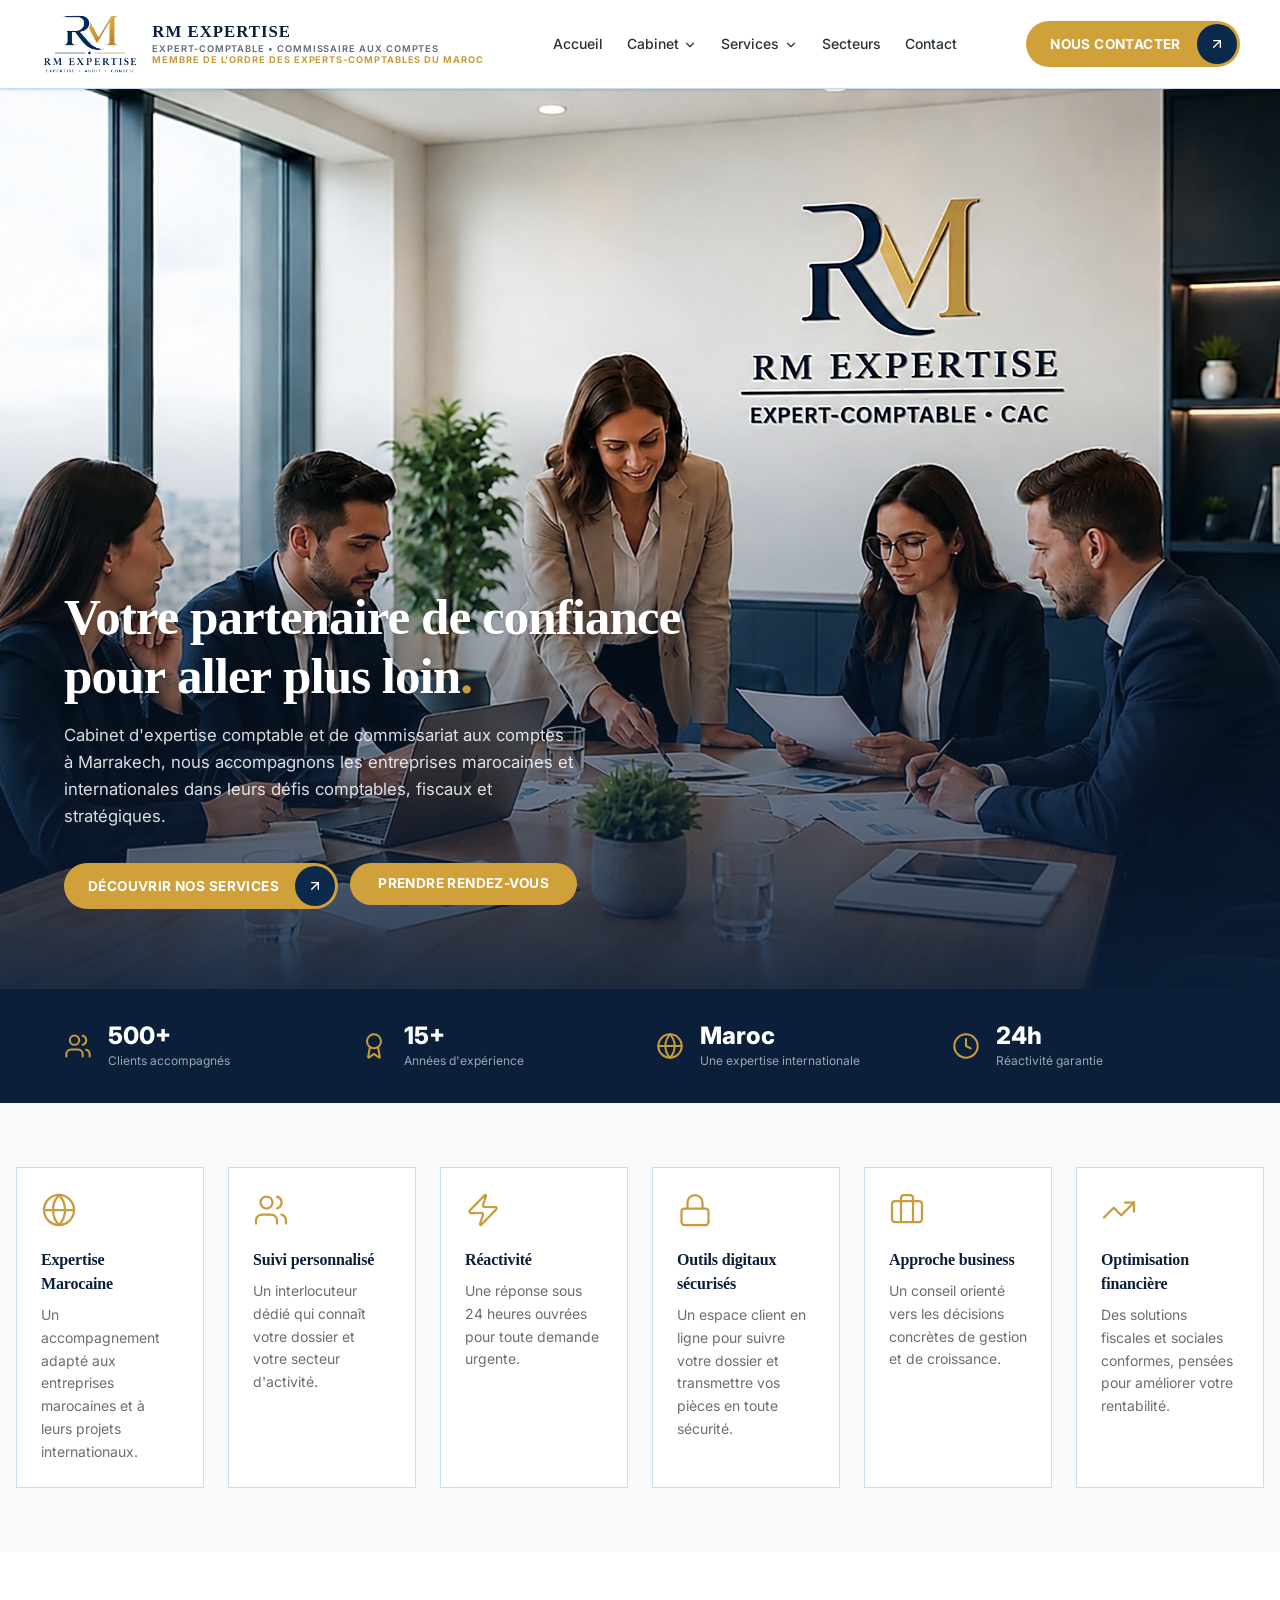
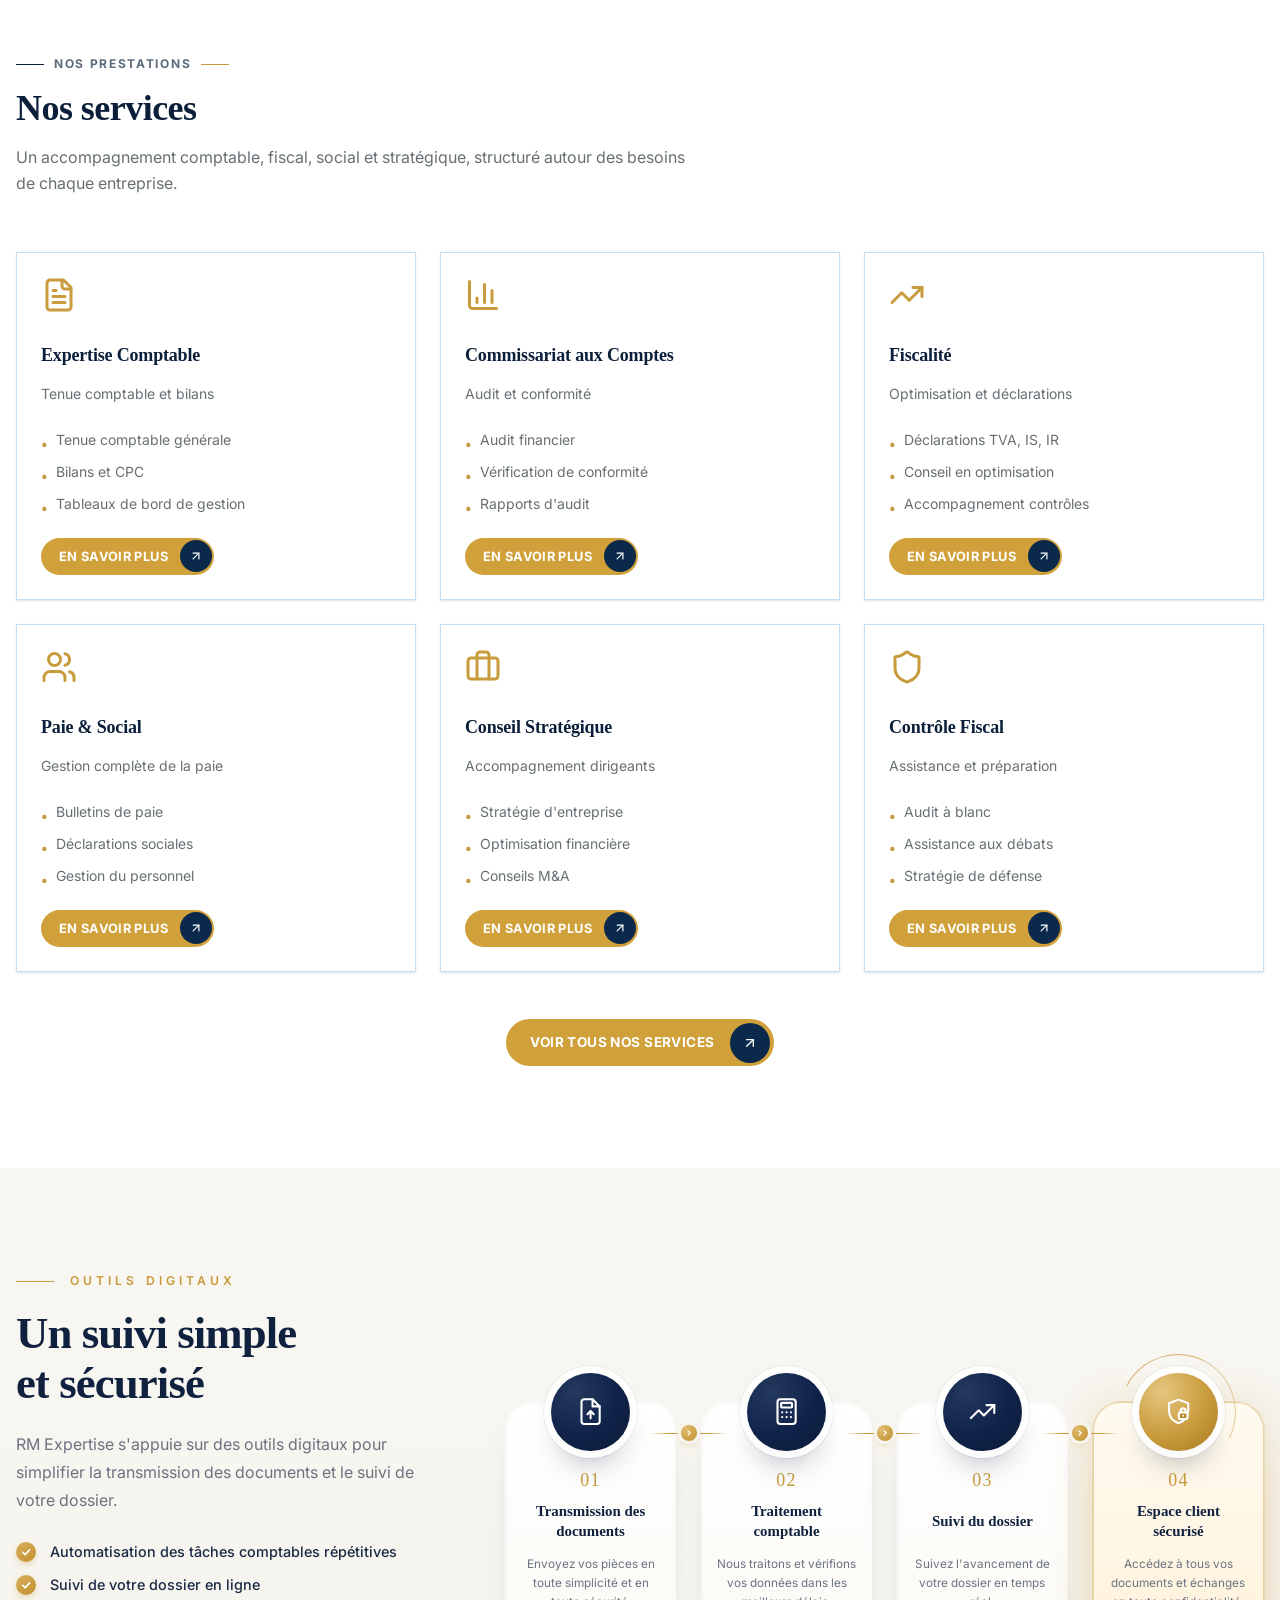
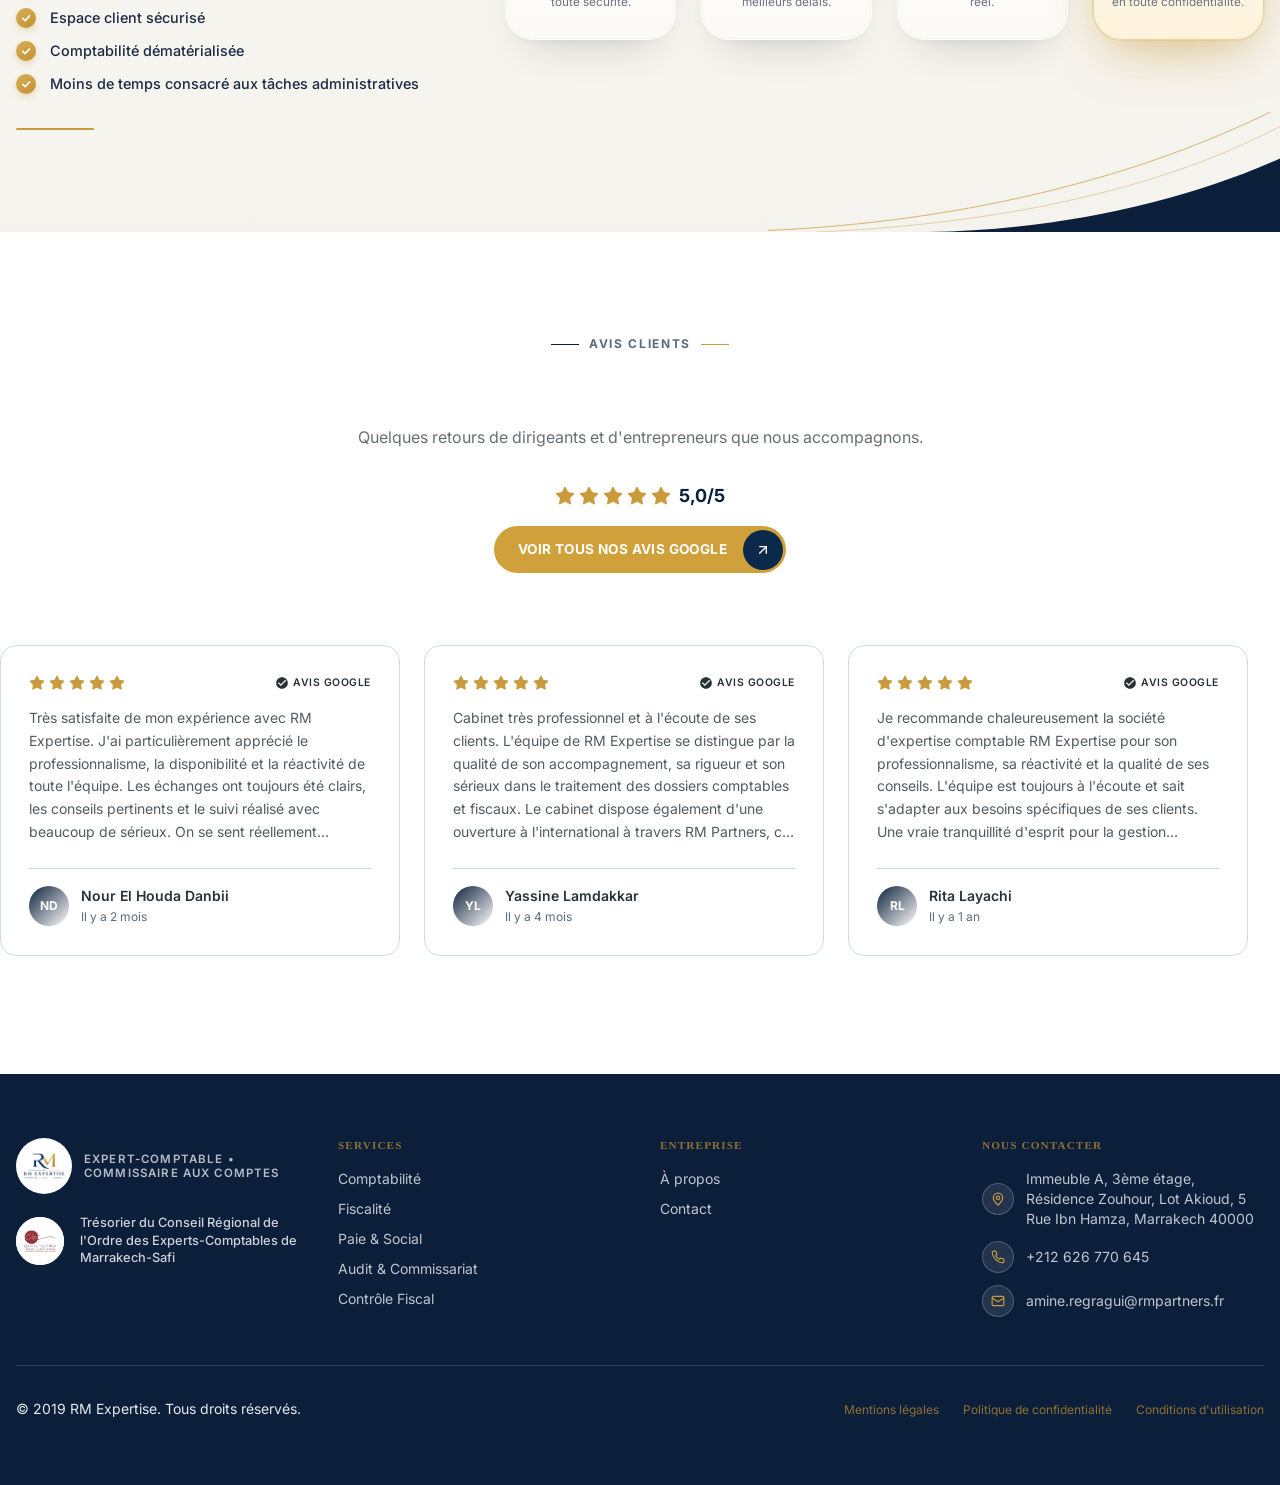
<file: index.html>
<!doctype html>
<html lang="fr" translate="no" class="notranslate">

  <head><!-- Google Tag Manager -->
<script>(function(w,d,s,l,i){w[l]=w[l]||[];w[l].push({'gtm.start':
new Date().getTime(),event:'gtm.js'});var f=d.getElementsByTagName(s)[0],
j=d.createElement(s),dl=l!='dataLayer'?'&l='+l:'';j.async=true;j.src=
'https://www.googletagmanager.com/gtm.js?id='+i+dl;f.parentNode.insertBefore(j,f);
})(window,document,'script','dataLayer','GTM-N6QT4J6J');</script>
<!-- End Google Tag Manager -->
    <script>
      // GitHub Pages SPA redirect trick - restaure le chemin d'origine
      (function (l) {
        if (l.search[1] === "/") {
          // Fige la base de résolution des liens relatifs (./bundle.js, ./bundle.css, ...)
          // sur le segment de dépôt actuel AVANT de réécrire l'URL avec le chemin complet.
          // Sans cela, le navigateur résout ces liens relatifs par rapport au chemin
          // profond restauré (ex: /rm-/services/...) au lieu de /rm-/, ce qui provoque
          // des 404 sur le bundle et une page blanche pour tout lien direct/partagé
          // vers une sous-page. Le segment est lu dynamiquement pour rester valide
          // même si le nom du dépôt GitHub Pages change.
          var seg = l.pathname.split("/")[1];
          if (seg) {
            var b = document.createElement("base");
            b.href = "/" + seg + "/";
            document.head.appendChild(b);
          }
          var decoded = l.search
            .slice(1)
            .split("&")
            .map(function (s) {
              return s.replace(/~and~/g, "&");
            })
            .join("?");
          window.history.replaceState(
            null,
            null,
            l.pathname.slice(0, -1) + decoded + l.hash
          );
        }
      })(window.location);
    </script>
    <meta charset="UTF-8" />
    <meta name="google" content="notranslate" />
    <meta http-equiv="Content-Language" content="fr" />
    <meta
      name="viewport"
      content="width=device-width, initial-scale=1.0, maximum-scale=1" />
    <link rel="icon" type="image/png" href="./logo.png" />
    <link rel="apple-touch-icon" href="./logo.png" />
    <title>RM Expertise - Expert-Comptable & Commissaire aux Comptes au Maroc</title>
    <meta name="description" content="RM Expertise, cabinet d'expertise comptable à Marrakech (Guéliz), accompagne entrepreneurs, PME et indépendants au Maroc dans la comptabilité, la fiscalité, la paie et la gestion d'entreprise." />
    <meta name="keywords" content="expert-comptable Marrakech, cabinet comptable Maroc, comptabilité PME Maroc, fiscalité entreprise Maroc, audit comptable Guéliz" />
    <meta name="author" content="RM Expertise" />
    <meta property="og:title" content="RM Expertise - Expert-Comptable & Commissaire aux Comptes au Maroc" />
    <meta property="og:description" content="Cabinet d'expertise comptable et de commissariat aux comptes à Marrakech, Maroc" />
    <meta property="og:type" content="business.business" />
    <meta property="og:locale" content="fr_MA" />
    <!-- og:url à définir une fois le domaine marocain actif -->
    <meta name="robots" content="index, follow" />
    <!-- canonical à définir une fois le domaine marocain actif -->
    <link rel="preconnect" href="https://fonts.googleapis.com" />
    <link rel="preconnect" href="https://fonts.gstatic.com" crossorigin />
    <link href="https://fonts.googleapis.com/css2?family=Inter:wght@400;500;600;700;800&family=Mrs+Saint+Delafield&display=swap" rel="stylesheet" />
    <script type="module" crossorigin src="./index-rmexpertise-v1.js"></script>
    <link rel="stylesheet" crossorigin href="./index-rmexpertise-v1.css">
  </head>

  <body translate="no" class="notranslate"><!-- Google Tag Manager (noscript) -->
<noscript><iframe src="https://www.googletagmanager.com/ns.html?id=GTM-N6QT4J6J"
height="0" width="0" style="display:none;visibility:hidden"></iframe></noscript>
<!-- End Google Tag Manager (noscript) -->
    <script id="manus-runtime">window.__MANUS_HOST_DEV__ = false;
(function(){"use strict";var Mr={exports:{}},Kn={};/**
 * @license React
 * react-jsx-runtime.production.js
 *
 * Copyright (c) Meta Platforms, Inc. and affiliates.
 *
 * This source code is licensed under the MIT license found in the
 * LICENSE file in the root directory of this source tree.
 */var $c;function um(){if($c)return Kn;$c=1;var r=Symbol.for("react.transitional.element"),i=Symbol.for("react.fragment");function c(s,d,m){var x=null;if(m!==void 0&&(x=""+m),d.key!==void 0&&(x=""+d.key),"key"in d){m={};for(var R in d)R!=="key"&&(m[R]=d[R])}else m=d;return d=m.ref,{$$typeof:r,type:s,key:x,ref:d!==void 0?d:null,props:m}}return Kn.Fragment=i,Kn.jsx=c,Kn.jsxs=c,Kn}var Fc;function dm(){return Fc||(Fc=1,Mr.exports=um()),Mr.exports}var h=dm(),Ar={exports:{}},Pn={},Rr={exports:{}},Nr={};/**
 * @license React
 * scheduler.production.js
 *
 * Copyright (c) Meta Platforms, Inc. and affiliates.
 *
 * This source code is licensed under the MIT license found in the
 * LICENSE file in the root directory of this source tree.
 */var Ic;function fm(){return Ic||(Ic=1,function(r){function i(A,q){var B=A.length;A.push(q);t:for(;0<B;){var bt=B-1>>>1,p=A[bt];if(0<d(p,q))A[bt]=q,A[B]=p,B=bt;else break t}}function c(A){return A.length===0?null:A[0]}function s(A){if(A.length===0)return null;var q=A[0],B=A.pop();if(B!==q){A[0]=B;t:for(var bt=0,p=A.length,O=p>>>1;bt<O;){var X=2*(bt+1)-1,G=A[X],Z=X+1,st=A[Z];if(0>d(G,B))Z<p&&0>d(st,G)?(A[bt]=st,A[Z]=B,bt=Z):(A[bt]=G,A[X]=B,bt=X);else if(Z<p&&0>d(st,B))A[bt]=st,A[Z]=B,bt=Z;else break t}}return q}function d(A,q){var B=A.sortIndex-q.sortIndex;return B!==0?B:A.id-q.id}if(r.unstable_now=void 0,typeof performance=="object"&&typeof performance.now=="function"){var m=performance;r.unstable_now=function(){return m.now()}}else{var x=Date,R=x.now();r.unstable_now=function(){return x.now()-R}}var C=[],v=[],D=1,j=null,J=3,at=!1,$=!1,nt=!1,ct=!1,ht=typeof setTimeout=="function"?setTimeout:null,St=typeof clearTimeout=="function"?clearTimeout:null,_=typeof setImmediate<"u"?setImmediate:null;function Y(A){for(var q=c(v);q!==null;){if(q.callback===null)s(v);else if(q.startTime<=A)s(v),q.sortIndex=q.expirationTime,i(C,q);else break;q=c(v)}}function H(A){if(nt=!1,Y(A),!$)if(c(C)!==null)$=!0,it||(it=!0,Bt());else{var q=c(v);q!==null&&Mt(H,q.startTime-A)}}var it=!1,rt=-1,V=5,xt=-1;function Be(){return ct?!0:!(r.unstable_now()-xt<V)}function te(){if(ct=!1,it){var A=r.unstable_now();xt=A;var q=!0;try{t:{$=!1,nt&&(nt=!1,St(rt),rt=-1),at=!0;var B=J;try{e:{for(Y(A),j=c(C);j!==null&&!(j.expirationTime>A&&Be());){var bt=j.callback;if(typeof bt=="function"){j.callback=null,J=j.priorityLevel;var p=bt(j.expirationTime<=A);if(A=r.unstable_now(),typeof p=="function"){j.callback=p,Y(A),q=!0;break e}j===c(C)&&s(C),Y(A)}else s(C);j=c(C)}if(j!==null)q=!0;else{var O=c(v);O!==null&&Mt(H,O.startTime-A),q=!1}}break t}finally{j=null,J=B,at=!1}q=void 0}}finally{q?Bt():it=!1}}}var Bt;if(typeof _=="function")Bt=function(){_(te)};else if(typeof MessageChannel<"u"){var me=new MessageChannel,Se=me.port2;me.port1.onmessage=te,Bt=function(){Se.postMessage(null)}}else Bt=function(){ht(te,0)};function Mt(A,q){rt=ht(function(){A(r.unstable_now())},q)}r.unstable_IdlePriority=5,r.unstable_ImmediatePriority=1,r.unstable_LowPriority=4,r.unstable_NormalPriority=3,r.unstable_Profiling=null,r.unstable_UserBlockingPriority=2,r.unstable_cancelCallback=function(A){A.callback=null},r.unstable_forceFrameRate=function(A){0>A||125<A?console.error("forceFrameRate takes a positive int between 0 and 125, forcing frame rates higher than 125 fps is not supported"):V=0<A?Math.floor(1e3/A):5},r.unstable_getCurrentPriorityLevel=function(){return J},r.unstable_next=function(A){switch(J){case 1:case 2:case 3:var q=3;break;default:q=J}var B=J;J=q;try{return A()}finally{J=B}},r.unstable_requestPaint=function(){ct=!0},r.unstable_runWithPriority=function(A,q){switch(A){case 1:case 2:case 3:case 4:case 5:break;default:A=3}var B=J;J=A;try{return q()}finally{J=B}},r.unstable_scheduleCallback=function(A,q,B){var bt=r.unstable_now();switch(typeof B=="object"&&B!==null?(B=B.delay,B=typeof B=="number"&&0<B?bt+B:bt):B=bt,A){case 1:var p=-1;break;case 2:p=250;break;case 5:p=1073741823;break;case 4:p=1e4;break;default:p=5e3}return p=B+p,A={id:D++,callback:q,priorityLevel:A,startTime:B,expirationTime:p,sortIndex:-1},B>bt?(A.sortIndex=B,i(v,A),c(C)===null&&A===c(v)&&(nt?(St(rt),rt=-1):nt=!0,Mt(H,B-bt))):(A.sortIndex=p,i(C,A),$||at||($=!0,it||(it=!0,Bt()))),A},r.unstable_shouldYield=Be,r.unstable_wrapCallback=function(A){var q=J;return function(){var B=J;J=q;try{return A.apply(this,arguments)}finally{J=B}}}}(Nr)),Nr}var tu;function hm(){return tu||(tu=1,Rr.exports=fm()),Rr.exports}var zr={exports:{}},ut={};/**
 * @license React
 * react.production.js
 *
 * Copyright (c) Meta Platforms, Inc. and affiliates.
 *
 * This source code is licensed under the MIT license found in the
 * LICENSE file in the root directory of this source tree.
 */var eu;function mm(){if(eu)return ut;eu=1;var r=Symbol.for("react.transitional.element"),i=Symbol.for("react.portal"),c=Symbol.for("react.fragment"),s=Symbol.for("react.strict_mode"),d=Symbol.for("react.profiler"),m=Symbol.for("react.consumer"),x=Symbol.for("react.context"),R=Symbol.for("react.forward_ref"),C=Symbol.for("react.suspense"),v=Symbol.for("react.memo"),D=Symbol.for("react.lazy"),j=Symbol.iterator;function J(p){return p===null||typeof p!="object"?null:(p=j&&p[j]||p["@@iterator"],typeof p=="function"?p:null)}var at={isMounted:function(){return!1},enqueueForceUpdate:function(){},enqueueReplaceState:function(){},enqueueSetState:function(){}},$=Object.assign,nt={};function ct(p,O,X){this.props=p,this.context=O,this.refs=nt,this.updater=X||at}ct.prototype.isReactComponent={},ct.prototype.setState=function(p,O){if(typeof p!="object"&&typeof p!="function"&&p!=null)throw Error("takes an object of state variables to update or a function which returns an object of state variables.");this.updater.enqueueSetState(this,p,O,"setState")},ct.prototype.forceUpdate=function(p){this.updater.enqueueForceUpdate(this,p,"forceUpdate")};function ht(){}ht.prototype=ct.prototype;function St(p,O,X){this.props=p,this.context=O,this.refs=nt,this.updater=X||at}var _=St.prototype=new ht;_.constructor=St,$(_,ct.prototype),_.isPureReactComponent=!0;var Y=Array.isArray,H={H:null,A:null,T:null,S:null,V:null},it=Object.prototype.hasOwnProperty;function rt(p,O,X,G,Z,st){return X=st.ref,{$$typeof:r,type:p,key:O,ref:X!==void 0?X:null,props:st}}function V(p,O){return rt(p.type,O,void 0,void 0,void 0,p.props)}function xt(p){return typeof p=="object"&&p!==null&&p.$$typeof===r}function Be(p){var O={"=":"=0",":":"=2"};return"$"+p.replace(/[=:]/g,function(X){return O[X]})}var te=/\/+/g;function Bt(p,O){return typeof p=="object"&&p!==null&&p.key!=null?Be(""+p.key):O.toString(36)}function me(){}function Se(p){switch(p.status){case"fulfilled":return p.value;case"rejected":throw p.reason;default:switch(typeof p.status=="string"?p.then(me,me):(p.status="pending",p.then(function(O){p.status==="pending"&&(p.status="fulfilled",p.value=O)},function(O){p.status==="pending"&&(p.status="rejected",p.reason=O)})),p.status){case"fulfilled":return p.value;case"rejected":throw p.reason}}throw p}function Mt(p,O,X,G,Z){var st=typeof p;(st==="undefined"||st==="boolean")&&(p=null);var I=!1;if(p===null)I=!0;else switch(st){case"bigint":case"string":case"number":I=!0;break;case"object":switch(p.$$typeof){case r:case i:I=!0;break;case D:return I=p._init,Mt(I(p._payload),O,X,G,Z)}}if(I)return Z=Z(p),I=G===""?"."+Bt(p,0):G,Y(Z)?(X="",I!=null&&(X=I.replace(te,"$&/")+"/"),Mt(Z,O,X,"",function(Jt){return Jt})):Z!=null&&(xt(Z)&&(Z=V(Z,X+(Z.key==null||p&&p.key===Z.key?"":(""+Z.key).replace(te,"$&/")+"/")+I)),O.push(Z)),1;I=0;var gt=G===""?".":G+":";if(Y(p))for(var Tt=0;Tt<p.length;Tt++)G=p[Tt],st=gt+Bt(G,Tt),I+=Mt(G,O,X,st,Z);else if(Tt=J(p),typeof Tt=="function")for(p=Tt.call(p),Tt=0;!(G=p.next()).done;)G=G.value,st=gt+Bt(G,Tt++),I+=Mt(G,O,X,st,Z);else if(st==="object"){if(typeof p.then=="function")return Mt(Se(p),O,X,G,Z);throw O=String(p),Error("Objects are not valid as a React child (found: "+(O==="[object Object]"?"object with keys {"+Object.keys(p).join(", ")+"}":O)+"). If you meant to render a collection of children, use an array instead.")}return I}function A(p,O,X){if(p==null)return p;var G=[],Z=0;return Mt(p,G,"","",function(st){return O.call(X,st,Z++)}),G}function q(p){if(p._status===-1){var O=p._result;O=O(),O.then(function(X){(p._status===0||p._status===-1)&&(p._status=1,p._result=X)},function(X){(p._status===0||p._status===-1)&&(p._status=2,p._result=X)}),p._status===-1&&(p._status=0,p._result=O)}if(p._status===1)return p._result.default;throw p._result}var B=typeof reportError=="function"?reportError:function(p){if(typeof window=="object"&&typeof window.ErrorEvent=="function"){var O=new window.ErrorEvent("error",{bubbles:!0,cancelable:!0,message:typeof p=="object"&&p!==null&&typeof p.message=="string"?String(p.message):String(p),error:p});if(!window.dispatchEvent(O))return}else if(typeof process=="object"&&typeof process.emit=="function"){process.emit("uncaughtException",p);return}console.error(p)};function bt(){}return ut.Children={map:A,forEach:function(p,O,X){A(p,function(){O.apply(this,arguments)},X)},count:function(p){var O=0;return A(p,function(){O++}),O},toArray:function(p){return A(p,function(O){return O})||[]},only:function(p){if(!xt(p))throw Error("React.Children.only expected to receive a single React element child.");return p}},ut.Component=ct,ut.Fragment=c,ut.Profiler=d,ut.PureComponent=St,ut.StrictMode=s,ut.Suspense=C,ut.__CLIENT_INTERNALS_DO_NOT_USE_OR_WARN_USERS_THEY_CANNOT_UPGRADE=H,ut.__COMPILER_RUNTIME={__proto__:null,c:function(p){return H.H.useMemoCache(p)}},ut.cache=function(p){return function(){return p.apply(null,arguments)}},ut.cloneElement=function(p,O,X){if(p==null)throw Error("The argument must be a React element, but you passed "+p+".");var G=$({},p.props),Z=p.key,st=void 0;if(O!=null)for(I in O.ref!==void 0&&(st=void 0),O.key!==void 0&&(Z=""+O.key),O)!it.call(O,I)||I==="key"||I==="__self"||I==="__source"||I==="ref"&&O.ref===void 0||(G[I]=O[I]);var I=arguments.length-2;if(I===1)G.children=X;else if(1<I){for(var gt=Array(I),Tt=0;Tt<I;Tt++)gt[Tt]=arguments[Tt+2];G.children=gt}return rt(p.type,Z,void 0,void 0,st,G)},ut.createContext=function(p){return p={$$typeof:x,_currentValue:p,_currentValue2:p,_threadCount:0,Provider:null,Consumer:null},p.Provider=p,p.Consumer={$$typeof:m,_context:p},p},ut.createElement=function(p,O,X){var G,Z={},st=null;if(O!=null)for(G in O.key!==void 0&&(st=""+O.key),O)it.call(O,G)&&G!=="key"&&G!=="__self"&&G!=="__source"&&(Z[G]=O[G]);var I=arguments.length-2;if(I===1)Z.children=X;else if(1<I){for(var gt=Array(I),Tt=0;Tt<I;Tt++)gt[Tt]=arguments[Tt+2];Z.children=gt}if(p&&p.defaultProps)for(G in I=p.defaultProps,I)Z[G]===void 0&&(Z[G]=I[G]);return rt(p,st,void 0,void 0,null,Z)},ut.createRef=function(){return{current:null}},ut.forwardRef=function(p){return{$$typeof:R,render:p}},ut.isValidElement=xt,ut.lazy=function(p){return{$$typeof:D,_payload:{_status:-1,_result:p},_init:q}},ut.memo=function(p,O){return{$$typeof:v,type:p,compare:O===void 0?null:O}},ut.startTransition=function(p){var O=H.T,X={};H.T=X;try{var G=p(),Z=H.S;Z!==null&&Z(X,G),typeof G=="object"&&G!==null&&typeof G.then=="function"&&G.then(bt,B)}catch(st){B(st)}finally{H.T=O}},ut.unstable_useCacheRefresh=function(){return H.H.useCacheRefresh()},ut.use=function(p){return H.H.use(p)},ut.useActionState=function(p,O,X){return H.H.useActionState(p,O,X)},ut.useCallback=function(p,O){return H.H.useCallback(p,O)},ut.useContext=function(p){return H.H.useContext(p)},ut.useDebugValue=function(){},ut.useDeferredValue=function(p,O){return H.H.useDeferredValue(p,O)},ut.useEffect=function(p,O,X){var G=H.H;if(typeof X=="function")throw Error("useEffect CRUD overload is not enabled in this build of React.");return G.useEffect(p,O)},ut.useId=function(){return H.H.useId()},ut.useImperativeHandle=function(p,O,X){return H.H.useImperativeHandle(p,O,X)},ut.useInsertionEffect=function(p,O){return H.H.useInsertionEffect(p,O)},ut.useLayoutEffect=function(p,O){return H.H.useLayoutEffect(p,O)},ut.useMemo=function(p,O){return H.H.useMemo(p,O)},ut.useOptimistic=function(p,O){return H.H.useOptimistic(p,O)},ut.useReducer=function(p,O,X){return H.H.useReducer(p,O,X)},ut.useRef=function(p){return H.H.useRef(p)},ut.useState=function(p){return H.H.useState(p)},ut.useSyncExternalStore=function(p,O,X){return H.H.useSyncExternalStore(p,O,X)},ut.useTransition=function(){return H.H.useTransition()},ut.version="19.1.1",ut}var lu;function _r(){return lu||(lu=1,zr.exports=mm()),zr.exports}var kr={exports:{}},he={};/**
 * @license React
 * react-dom.production.js
 *
 * Copyright (c) Meta Platforms, Inc. and affiliates.
 *
 * This source code is licensed under the MIT license found in the
 * LICENSE file in the root directory of this source tree.
 */var au;function gm(){if(au)return he;au=1;var r=_r();function i(C){var v="https://react.dev/errors/"+C;if(1<arguments.length){v+="?args[]="+encodeURIComponent(arguments[1]);for(var D=2;D<arguments.length;D++)v+="&args[]="+encodeURIComponent(arguments[D])}return"Minified React error #"+C+"; visit "+v+" for the full message or use the non-minified dev environment for full errors and additional helpful warnings."}function c(){}var s={d:{f:c,r:function(){throw Error(i(522))},D:c,C:c,L:c,m:c,X:c,S:c,M:c},p:0,findDOMNode:null},d=Symbol.for("react.portal");function m(C,v,D){var j=3<arguments.length&&arguments[3]!==void 0?arguments[3]:null;return{$$typeof:d,key:j==null?null:""+j,children:C,containerInfo:v,implementation:D}}var x=r.__CLIENT_INTERNALS_DO_NOT_USE_OR_WARN_USERS_THEY_CANNOT_UPGRADE;function R(C,v){if(C==="font")return"";if(typeof v=="string")return v==="use-credentials"?v:""}return he.__DOM_INTERNALS_DO_NOT_USE_OR_WARN_USERS_THEY_CANNOT_UPGRADE=s,he.createPortal=function(C,v){var D=2<arguments.length&&arguments[2]!==void 0?arguments[2]:null;if(!v||v.nodeType!==1&&v.nodeType!==9&&v.nodeType!==11)throw Error(i(299));return m(C,v,null,D)},he.flushSync=function(C){var v=x.T,D=s.p;try{if(x.T=null,s.p=2,C)return C()}finally{x.T=v,s.p=D,s.d.f()}},he.preconnect=function(C,v){typeof C=="string"&&(v?(v=v.crossOrigin,v=typeof v=="string"?v==="use-credentials"?v:"":void 0):v=null,s.d.C(C,v))},he.prefetchDNS=function(C){typeof C=="string"&&s.d.D(C)},he.preinit=function(C,v){if(typeof C=="string"&&v&&typeof v.as=="string"){var D=v.as,j=R(D,v.crossOrigin),J=typeof v.integrity=="string"?v.integrity:void 0,at=typeof v.fetchPriority=="string"?v.fetchPriority:void 0;D==="style"?s.d.S(C,typeof v.precedence=="string"?v.precedence:void 0,{crossOrigin:j,integrity:J,fetchPriority:at}):D==="script"&&s.d.X(C,{crossOrigin:j,integrity:J,fetchPriority:at,nonce:typeof v.nonce=="string"?v.nonce:void 0})}},he.preinitModule=function(C,v){if(typeof C=="string")if(typeof v=="object"&&v!==null){if(v.as==null||v.as==="script"){var D=R(v.as,v.crossOrigin);s.d.M(C,{crossOrigin:D,integrity:typeof v.integrity=="string"?v.integrity:void 0,nonce:typeof v.nonce=="string"?v.nonce:void 0})}}else v==null&&s.d.M(C)},he.preload=function(C,v){if(typeof C=="string"&&typeof v=="object"&&v!==null&&typeof v.as=="string"){var D=v.as,j=R(D,v.crossOrigin);s.d.L(C,D,{crossOrigin:j,integrity:typeof v.integrity=="string"?v.integrity:void 0,nonce:typeof v.nonce=="string"?v.nonce:void 0,type:typeof v.type=="string"?v.type:void 0,fetchPriority:typeof v.fetchPriority=="string"?v.fetchPriority:void 0,referrerPolicy:typeof v.referrerPolicy=="string"?v.referrerPolicy:void 0,imageSrcSet:typeof v.imageSrcSet=="string"?v.imageSrcSet:void 0,imageSizes:typeof v.imageSizes=="string"?v.imageSizes:void 0,media:typeof v.media=="string"?v.media:void 0})}},he.preloadModule=function(C,v){if(typeof C=="string")if(v){var D=R(v.as,v.crossOrigin);s.d.m(C,{as:typeof v.as=="string"&&v.as!=="script"?v.as:void 0,crossOrigin:D,integrity:typeof v.integrity=="string"?v.integrity:void 0})}else s.d.m(C)},he.requestFormReset=function(C){s.d.r(C)},he.unstable_batchedUpdates=function(C,v){return C(v)},he.useFormState=function(C,v,D){return x.H.useFormState(C,v,D)},he.useFormStatus=function(){return x.H.useHostTransitionStatus()},he.version="19.1.1",he}var nu;function pm(){if(nu)return kr.exports;nu=1;function r(){if(!(typeof __REACT_DEVTOOLS_GLOBAL_HOOK__>"u"||typeof __REACT_DEVTOOLS_GLOBAL_HOOK__.checkDCE!="function"))try{__REACT_DEVTOOLS_GLOBAL_HOOK__.checkDCE(r)}catch(i){console.error(i)}}return r(),kr.exports=gm(),kr.exports}/**
 * @license React
 * react-dom-client.production.js
 *
 * Copyright (c) Meta Platforms, Inc. and affiliates.
 *
 * This source code is licensed under the MIT license found in the
 * LICENSE file in the root directory of this source tree.
 */var ou;function ym(){if(ou)return Pn;ou=1;var r=hm(),i=_r(),c=pm();function s(t){var e="https://react.dev/errors/"+t;if(1<arguments.length){e+="?args[]="+encodeURIComponent(arguments[1]);for(var l=2;l<arguments.length;l++)e+="&args[]="+encodeURIComponent(arguments[l])}return"Minified React error #"+t+"; visit "+e+" for the full message or use the non-minified dev environment for full errors and additional helpful warnings."}function d(t){return!(!t||t.nodeType!==1&&t.nodeType!==9&&t.nodeType!==11)}function m(t){var e=t,l=t;if(t.alternate)for(;e.return;)e=e.return;else{t=e;do e=t,(e.flags&4098)!==0&&(l=e.return),t=e.return;while(t)}return e.tag===3?l:null}function x(t){if(t.tag===13){var e=t.memoizedState;if(e===null&&(t=t.alternate,t!==null&&(e=t.memoizedState)),e!==null)return e.dehydrated}return null}function R(t){if(m(t)!==t)throw Error(s(188))}function C(t){var e=t.alternate;if(!e){if(e=m(t),e===null)throw Error(s(188));return e!==t?null:t}for(var l=t,a=e;;){var n=l.return;if(n===null)break;var o=n.alternate;if(o===null){if(a=n.return,a!==null){l=a;continue}break}if(n.child===o.child){for(o=n.child;o;){if(o===l)return R(n),t;if(o===a)return R(n),e;o=o.sibling}throw Error(s(188))}if(l.return!==a.return)l=n,a=o;else{for(var u=!1,f=n.child;f;){if(f===l){u=!0,l=n,a=o;break}if(f===a){u=!0,a=n,l=o;break}f=f.sibling}if(!u){for(f=o.child;f;){if(f===l){u=!0,l=o,a=n;break}if(f===a){u=!0,a=o,l=n;break}f=f.sibling}if(!u)throw Error(s(189))}}if(l.alternate!==a)throw Error(s(190))}if(l.tag!==3)throw Error(s(188));return l.stateNode.current===l?t:e}function v(t){var e=t.tag;if(e===5||e===26||e===27||e===6)return t;for(t=t.child;t!==null;){if(e=v(t),e!==null)return e;t=t.sibling}return null}var D=Object.assign,j=Symbol.for("react.element"),J=Symbol.for("react.transitional.element"),at=Symbol.for("react.portal"),$=Symbol.for("react.fragment"),nt=Symbol.for("react.strict_mode"),ct=Symbol.for("react.profiler"),ht=Symbol.for("react.provider"),St=Symbol.for("react.consumer"),_=Symbol.for("react.context"),Y=Symbol.for("react.forward_ref"),H=Symbol.for("react.suspense"),it=Symbol.for("react.suspense_list"),rt=Symbol.for("react.memo"),V=Symbol.for("react.lazy"),xt=Symbol.for("react.activity"),Be=Symbol.for("react.memo_cache_sentinel"),te=Symbol.iterator;function Bt(t){return t===null||typeof t!="object"?null:(t=te&&t[te]||t["@@iterator"],typeof t=="function"?t:null)}var me=Symbol.for("react.client.reference");function Se(t){if(t==null)return null;if(typeof t=="function")return t.$$typeof===me?null:t.displayName||t.name||null;if(typeof t=="string")return t;switch(t){case $:return"Fragment";case ct:return"Profiler";case nt:return"StrictMode";case H:return"Suspense";case it:return"SuspenseList";case xt:return"Activity"}if(typeof t=="object")switch(t.$$typeof){case at:return"Portal";case _:return(t.displayName||"Context")+".Provider";case St:return(t._context.displayName||"Context")+".Consumer";case Y:var e=t.render;return t=t.displayName,t||(t=e.displayName||e.name||"",t=t!==""?"ForwardRef("+t+")":"ForwardRef"),t;case rt:return e=t.displayName||null,e!==null?e:Se(t.type)||"Memo";case V:e=t._payload,t=t._init;try{return Se(t(e))}catch{}}return null}var Mt=Array.isArray,A=i.__CLIENT_INTERNALS_DO_NOT_USE_OR_WARN_USERS_THEY_CANNOT_UPGRADE,q=c.__DOM_INTERNALS_DO_NOT_USE_OR_WARN_USERS_THEY_CANNOT_UPGRADE,B={pending:!1,data:null,method:null,action:null},bt=[],p=-1;function O(t){return{current:t}}function X(t){0>p||(t.current=bt[p],bt[p]=null,p--)}function G(t,e){p++,bt[p]=t.current,t.current=e}var Z=O(null),st=O(null),I=O(null),gt=O(null);function Tt(t,e){switch(G(I,e),G(st,t),G(Z,null),e.nodeType){case 9:case 11:t=(t=e.documentElement)&&(t=t.namespaceURI)?Hh(t):0;break;default:if(t=e.tagName,e=e.namespaceURI)e=Hh(e),t=Uh(e,t);else switch(t){case"svg":t=1;break;case"math":t=2;break;default:t=0}}X(Z),G(Z,t)}function Jt(){X(Z),X(st),X(I)}function Ke(t){t.memoizedState!==null&&G(gt,t);var e=Z.current,l=Uh(e,t.type);e!==l&&(G(st,t),G(Z,l))}function Ce(t){st.current===t&&(X(Z),X(st)),gt.current===t&&(X(gt),Wo._currentValue=B)}var Pe=Object.prototype.hasOwnProperty,yl=r.unstable_scheduleCallback,sn=r.unstable_cancelCallback,Ca=r.unstable_shouldYield,ri=r.unstable_requestPaint,ge=r.unstable_now,si=r.unstable_getCurrentPriorityLevel,Ul=r.unstable_ImmediatePriority,Fn=r.unstable_UserBlockingPriority,nl=r.unstable_NormalPriority,ci=r.unstable_LowPriority,Gl=r.unstable_IdlePriority,ui=r.log,Ea=r.unstable_setDisableYieldValue,ql=null,Wt=null;function Je(t){if(typeof ui=="function"&&Ea(t),Wt&&typeof Wt.setStrictMode=="function")try{Wt.setStrictMode(ql,t)}catch{}}var $t=Math.clz32?Math.clz32:fi,di=Math.log,Ta=Math.LN2;function fi(t){return t>>>=0,t===0?32:31-(di(t)/Ta|0)|0}var L=256,cn=4194304;function vl(t){var e=t&42;if(e!==0)return e;switch(t&-t){case 1:return 1;case 2:return 2;case 4:return 4;case 8:return 8;case 16:return 16;case 32:return 32;case 64:return 64;case 128:return 128;case 256:case 512:case 1024:case 2048:case 4096:case 8192:case 16384:case 32768:case 65536:case 131072:case 262144:case 524288:case 1048576:case 2097152:return t&4194048;case 4194304:case 8388608:case 16777216:case 33554432:return t&62914560;case 67108864:return 67108864;case 134217728:return 134217728;case 268435456:return 268435456;case 536870912:return 536870912;case 1073741824:return 0;default:return t}}function un(t,e,l){var a=t.pendingLanes;if(a===0)return 0;var n=0,o=t.suspendedLanes,u=t.pingedLanes;t=t.warmLanes;var f=a&134217727;return f!==0?(a=f&~o,a!==0?n=vl(a):(u&=f,u!==0?n=vl(u):l||(l=f&~t,l!==0&&(n=vl(l))))):(f=a&~o,f!==0?n=vl(f):u!==0?n=vl(u):l||(l=a&~t,l!==0&&(n=vl(l)))),n===0?0:e!==0&&e!==n&&(e&o)===0&&(o=n&-n,l=e&-e,o>=l||o===32&&(l&4194048)!==0)?e:n}function Dt(t,e){return(t.pendingLanes&~(t.suspendedLanes&~t.pingedLanes)&e)===0}function In(t,e){switch(t){case 1:case 2:case 4:case 8:case 64:return e+250;case 16:case 32:case 128:case 256:case 512:case 1024:case 2048:case 4096:case 8192:case 16384:case 32768:case 65536:case 131072:case 262144:case 524288:case 1048576:case 2097152:return e+5e3;case 4194304:case 8388608:case 16777216:case 33554432:return-1;case 67108864:case 134217728:case 268435456:case 536870912:case 1073741824:return-1;default:return-1}}function to(){var t=L;return L<<=1,(L&4194048)===0&&(L=256),t}function hi(){var t=cn;return cn<<=1,(cn&62914560)===0&&(cn=4194304),t}function eo(t){for(var e=[],l=0;31>l;l++)e.push(t);return e}function Da(t,e){t.pendingLanes|=e,e!==268435456&&(t.suspendedLanes=0,t.pingedLanes=0,t.warmLanes=0)}function Ir(t,e,l,a,n,o){var u=t.pendingLanes;t.pendingLanes=l,t.suspendedLanes=0,t.pingedLanes=0,t.warmLanes=0,t.expiredLanes&=l,t.entangledLanes&=l,t.errorRecoveryDisabledLanes&=l,t.shellSuspendCounter=0;var f=t.entanglements,g=t.expirationTimes,S=t.hiddenUpdates;for(l=u&~l;0<l;){var N=31-$t(l),k=1<<N;f[N]=0,g[N]=-1;var E=S[N];if(E!==null)for(S[N]=null,N=0;N<E.length;N++){var T=E[N];T!==null&&(T.lane&=-536870913)}l&=~k}a!==0&&mi(t,a,0),o!==0&&n===0&&t.tag!==0&&(t.suspendedLanes|=o&~(u&~e))}function mi(t,e,l){t.pendingLanes|=e,t.suspendedLanes&=~e;var a=31-$t(e);t.entangledLanes|=e,t.entanglements[a]=t.entanglements[a]|1073741824|l&4194090}function gi(t,e){var l=t.entangledLanes|=e;for(t=t.entanglements;l;){var a=31-$t(l),n=1<<a;n&e|t[a]&e&&(t[a]|=e),l&=~n}}function lo(t){switch(t){case 2:t=1;break;case 8:t=4;break;case 32:t=16;break;case 256:case 512:case 1024:case 2048:case 4096:case 8192:case 16384:case 32768:case 65536:case 131072:case 262144:case 524288:case 1048576:case 2097152:case 4194304:case 8388608:case 16777216:case 33554432:t=128;break;case 268435456:t=134217728;break;default:t=0}return t}function ao(t){return t&=-t,2<t?8<t?(t&134217727)!==0?32:268435456:8:2}function pi(){var t=q.p;return t!==0?t:(t=window.event,t===void 0?32:nm(t.type))}function ts(t,e){var l=q.p;try{return q.p=t,e()}finally{q.p=l}}var ol=Math.random().toString(36).slice(2),ee="__reactFiber$"+ol,pe="__reactProps$"+ol,Yl="__reactContainer$"+ol,no="__reactEvents$"+ol,es="__reactListeners$"+ol,ls="__reactHandles$"+ol,yi="__reactResources$"+ol,Ma="__reactMarker$"+ol;function oo(t){delete t[ee],delete t[pe],delete t[no],delete t[es],delete t[ls]}function Vl(t){var e=t[ee];if(e)return e;for(var l=t.parentNode;l;){if(e=l[Yl]||l[ee]){if(l=e.alternate,e.child!==null||l!==null&&l.child!==null)for(t=Vh(t);t!==null;){if(l=t[ee])return l;t=Vh(t)}return e}t=l,l=t.parentNode}return null}function Xl(t){if(t=t[ee]||t[Yl]){var e=t.tag;if(e===5||e===6||e===13||e===26||e===27||e===3)return t}return null}function Aa(t){var e=t.tag;if(e===5||e===26||e===27||e===6)return t.stateNode;throw Error(s(33))}function Zl(t){var e=t[yi];return e||(e=t[yi]={hoistableStyles:new Map,hoistableScripts:new Map}),e}function Vt(t){t[Ma]=!0}var vi=new Set,bi={};function bl(t,e){We(t,e),We(t+"Capture",e)}function We(t,e){for(bi[t]=e,t=0;t<e.length;t++)vi.add(e[t])}var as=RegExp("^[:A-Z_a-z\\u00C0-\\u00D6\\u00D8-\\u00F6\\u00F8-\\u02FF\\u0370-\\u037D\\u037F-\\u1FFF\\u200C-\\u200D\\u2070-\\u218F\\u2C00-\\u2FEF\\u3001-\\uD7FF\\uF900-\\uFDCF\\uFDF0-\\uFFFD][:A-Z_a-z\\u00C0-\\u00D6\\u00D8-\\u00F6\\u00F8-\\u02FF\\u0370-\\u037D\\u037F-\\u1FFF\\u200C-\\u200D\\u2070-\\u218F\\u2C00-\\u2FEF\\u3001-\\uD7FF\\uF900-\\uFDCF\\uFDF0-\\uFFFD\\-.0-9\\u00B7\\u0300-\\u036F\\u203F-\\u2040]*$"),xi={},wi={};function Ra(t){return Pe.call(wi,t)?!0:Pe.call(xi,t)?!1:as.test(t)?wi[t]=!0:(xi[t]=!0,!1)}function M(t,e,l){if(Ra(e))if(l===null)t.removeAttribute(e);else{switch(typeof l){case"undefined":case"function":case"symbol":t.removeAttribute(e);return;case"boolean":var a=e.toLowerCase().slice(0,5);if(a!=="data-"&&a!=="aria-"){t.removeAttribute(e);return}}t.setAttribute(e,""+l)}}function tt(t,e,l){if(l===null)t.removeAttribute(e);else{switch(typeof l){case"undefined":case"function":case"symbol":case"boolean":t.removeAttribute(e);return}t.setAttribute(e,""+l)}}function Ot(t,e,l,a){if(a===null)t.removeAttribute(l);else{switch(typeof a){case"undefined":case"function":case"symbol":case"boolean":t.removeAttribute(l);return}t.setAttributeNS(e,l,""+a)}}var le,Ee;function ae(t){if(le===void 0)try{throw Error()}catch(l){var e=l.stack.trim().match(/\n( *(at )?)/);le=e&&e[1]||"",Ee=-1<l.stack.indexOf(`
    at`)?" (<anonymous>)":-1<l.stack.indexOf("@")?"@unknown:0:0":""}return`
`+le+t+Ee}var Le=!1;function He(t,e){if(!t||Le)return"";Le=!0;var l=Error.prepareStackTrace;Error.prepareStackTrace=void 0;try{var a={DetermineComponentFrameRoot:function(){try{if(e){var k=function(){throw Error()};if(Object.defineProperty(k.prototype,"props",{set:function(){throw Error()}}),typeof Reflect=="object"&&Reflect.construct){try{Reflect.construct(k,[])}catch(T){var E=T}Reflect.construct(t,[],k)}else{try{k.call()}catch(T){E=T}t.call(k.prototype)}}else{try{throw Error()}catch(T){E=T}(k=t())&&typeof k.catch=="function"&&k.catch(function(){})}}catch(T){if(T&&E&&typeof T.stack=="string")return[T.stack,E.stack]}return[null,null]}};a.DetermineComponentFrameRoot.displayName="DetermineComponentFrameRoot";var n=Object.getOwnPropertyDescriptor(a.DetermineComponentFrameRoot,"name");n&&n.configurable&&Object.defineProperty(a.DetermineComponentFrameRoot,"name",{value:"DetermineComponentFrameRoot"});var o=a.DetermineComponentFrameRoot(),u=o[0],f=o[1];if(u&&f){var g=u.split(`
`),S=f.split(`
`);for(n=a=0;a<g.length&&!g[a].includes("DetermineComponentFrameRoot");)a++;for(;n<S.length&&!S[n].includes("DetermineComponentFrameRoot");)n++;if(a===g.length||n===S.length)for(a=g.length-1,n=S.length-1;1<=a&&0<=n&&g[a]!==S[n];)n--;for(;1<=a&&0<=n;a--,n--)if(g[a]!==S[n]){if(a!==1||n!==1)do if(a--,n--,0>n||g[a]!==S[n]){var N=`
`+g[a].replace(" at new "," at ");return t.displayName&&N.includes("<anonymous>")&&(N=N.replace("<anonymous>",t.displayName)),N}while(1<=a&&0<=n);break}}}finally{Le=!1,Error.prepareStackTrace=l}return(l=t?t.displayName||t.name:"")?ae(l):""}function Ql(t){switch(t.tag){case 26:case 27:case 5:return ae(t.type);case 16:return ae("Lazy");case 13:return ae("Suspense");case 19:return ae("SuspenseList");case 0:case 15:return He(t.type,!1);case 11:return He(t.type.render,!1);case 1:return He(t.type,!0);case 31:return ae("Activity");default:return""}}function xl(t){try{var e="";do e+=Ql(t),t=t.return;while(t);return e}catch(l){return`
Error generating stack: `+l.message+`
`+l.stack}}function Xt(t){switch(typeof t){case"bigint":case"boolean":case"number":case"string":case"undefined":return t;case"object":return t;default:return""}}function il(t){var e=t.type;return(t=t.nodeName)&&t.toLowerCase()==="input"&&(e==="checkbox"||e==="radio")}function ve(t){var e=il(t)?"checked":"value",l=Object.getOwnPropertyDescriptor(t.constructor.prototype,e),a=""+t[e];if(!t.hasOwnProperty(e)&&typeof l<"u"&&typeof l.get=="function"&&typeof l.set=="function"){var n=l.get,o=l.set;return Object.defineProperty(t,e,{configurable:!0,get:function(){return n.call(this)},set:function(u){a=""+u,o.call(this,u)}}),Object.defineProperty(t,e,{enumerable:l.enumerable}),{getValue:function(){return a},setValue:function(u){a=""+u},stopTracking:function(){t._valueTracker=null,delete t[e]}}}}function re(t){t._valueTracker||(t._valueTracker=ve(t))}function rl(t){if(!t)return!1;var e=t._valueTracker;if(!e)return!0;var l=e.getValue(),a="";return t&&(a=il(t)?t.checked?"true":"false":t.value),t=a,t!==l?(e.setValue(t),!0):!1}function wl(t){if(t=t||(typeof document<"u"?document:void 0),typeof t>"u")return null;try{return t.activeElement||t.body}catch{return t.body}}var dn=/[\n"\\]/g;function se(t){return t.replace(dn,function(e){return"\\"+e.charCodeAt(0).toString(16)+" "})}function Kl(t,e,l,a,n,o,u,f){t.name="",u!=null&&typeof u!="function"&&typeof u!="symbol"&&typeof u!="boolean"?t.type=u:t.removeAttribute("type"),e!=null?u==="number"?(e===0&&t.value===""||t.value!=e)&&(t.value=""+Xt(e)):t.value!==""+Xt(e)&&(t.value=""+Xt(e)):u!=="submit"&&u!=="reset"||t.removeAttribute("value"),e!=null?Pl(t,u,Xt(e)):l!=null?Pl(t,u,Xt(l)):a!=null&&t.removeAttribute("value"),n==null&&o!=null&&(t.defaultChecked=!!o),n!=null&&(t.checked=n&&typeof n!="function"&&typeof n!="symbol"),f!=null&&typeof f!="function"&&typeof f!="symbol"&&typeof f!="boolean"?t.name=""+Xt(f):t.removeAttribute("name")}function Na(t,e,l,a,n,o,u,f){if(o!=null&&typeof o!="function"&&typeof o!="symbol"&&typeof o!="boolean"&&(t.type=o),e!=null||l!=null){if(!(o!=="submit"&&o!=="reset"||e!=null))return;l=l!=null?""+Xt(l):"",e=e!=null?""+Xt(e):l,f||e===t.value||(t.value=e),t.defaultValue=e}a=a??n,a=typeof a!="function"&&typeof a!="symbol"&&!!a,t.checked=f?t.checked:!!a,t.defaultChecked=!!a,u!=null&&typeof u!="function"&&typeof u!="symbol"&&typeof u!="boolean"&&(t.name=u)}function Pl(t,e,l){e==="number"&&wl(t.ownerDocument)===t||t.defaultValue===""+l||(t.defaultValue=""+l)}function $e(t,e,l,a){if(t=t.options,e){e={};for(var n=0;n<l.length;n++)e["$"+l[n]]=!0;for(l=0;l<t.length;l++)n=e.hasOwnProperty("$"+t[l].value),t[l].selected!==n&&(t[l].selected=n),n&&a&&(t[l].defaultSelected=!0)}else{for(l=""+Xt(l),e=null,n=0;n<t.length;n++){if(t[n].value===l){t[n].selected=!0,a&&(t[n].defaultSelected=!0);return}e!==null||t[n].disabled||(e=t[n])}e!==null&&(e.selected=!0)}}function za(t,e,l){if(e!=null&&(e=""+Xt(e),e!==t.value&&(t.value=e),l==null)){t.defaultValue!==e&&(t.defaultValue=e);return}t.defaultValue=l!=null?""+Xt(l):""}function _a(t,e,l,a){if(e==null){if(a!=null){if(l!=null)throw Error(s(92));if(Mt(a)){if(1<a.length)throw Error(s(93));a=a[0]}l=a}l==null&&(l=""),e=l}l=Xt(e),t.defaultValue=l,a=t.textContent,a===l&&a!==""&&a!==null&&(t.value=a)}function Fe(t,e){if(e){var l=t.firstChild;if(l&&l===t.lastChild&&l.nodeType===3){l.nodeValue=e;return}}t.textContent=e}var fn=new Set("animationIterationCount aspectRatio borderImageOutset borderImageSlice borderImageWidth boxFlex boxFlexGroup boxOrdinalGroup columnCount columns flex flexGrow flexPositive flexShrink flexNegative flexOrder gridArea gridRow gridRowEnd gridRowSpan gridRowStart gridColumn gridColumnEnd gridColumnSpan gridColumnStart fontWeight lineClamp lineHeight opacity order orphans scale tabSize widows zIndex zoom fillOpacity floodOpacity stopOpacity strokeDasharray strokeDashoffset strokeMiterlimit strokeOpacity strokeWidth MozAnimationIterationCount MozBoxFlex MozBoxFlexGroup MozLineClamp msAnimationIterationCount msFlex msZoom msFlexGrow msFlexNegative msFlexOrder msFlexPositive msFlexShrink msGridColumn msGridColumnSpan msGridRow msGridRowSpan WebkitAnimationIterationCount WebkitBoxFlex WebKitBoxFlexGroup WebkitBoxOrdinalGroup WebkitColumnCount WebkitColumns WebkitFlex WebkitFlexGrow WebkitFlexPositive WebkitFlexShrink WebkitLineClamp".split(" "));function ka(t,e,l){var a=e.indexOf("--")===0;l==null||typeof l=="boolean"||l===""?a?t.setProperty(e,""):e==="float"?t.cssFloat="":t[e]="":a?t.setProperty(e,l):typeof l!="number"||l===0||fn.has(e)?e==="float"?t.cssFloat=l:t[e]=(""+l).trim():t[e]=l+"px"}function Oa(t,e,l){if(e!=null&&typeof e!="object")throw Error(s(62));if(t=t.style,l!=null){for(var a in l)!l.hasOwnProperty(a)||e!=null&&e.hasOwnProperty(a)||(a.indexOf("--")===0?t.setProperty(a,""):a==="float"?t.cssFloat="":t[a]="");for(var n in e)a=e[n],e.hasOwnProperty(n)&&l[n]!==a&&ka(t,n,a)}else for(var o in e)e.hasOwnProperty(o)&&ka(t,o,e[o])}function ja(t){if(t.indexOf("-")===-1)return!1;switch(t){case"annotation-xml":case"color-profile":case"font-face":case"font-face-src":case"font-face-uri":case"font-face-format":case"font-face-name":case"missing-glyph":return!1;default:return!0}}var Si=new Map([["acceptCharset","accept-charset"],["htmlFor","for"],["httpEquiv","http-equiv"],["crossOrigin","crossorigin"],["accentHeight","accent-height"],["alignmentBaseline","alignment-baseline"],["arabicForm","arabic-form"],["baselineShift","baseline-shift"],["capHeight","cap-height"],["clipPath","clip-path"],["clipRule","clip-rule"],["colorInterpolation","color-interpolation"],["colorInterpolationFilters","color-interpolation-filters"],["colorProfile","color-profile"],["colorRendering","color-rendering"],["dominantBaseline","dominant-baseline"],["enableBackground","enable-background"],["fillOpacity","fill-opacity"],["fillRule","fill-rule"],["floodColor","flood-color"],["floodOpacity","flood-opacity"],["fontFamily","font-family"],["fontSize","font-size"],["fontSizeAdjust","font-size-adjust"],["fontStretch","font-stretch"],["fontStyle","font-style"],["fontVariant","font-variant"],["fontWeight","font-weight"],["glyphName","glyph-name"],["glyphOrientationHorizontal","glyph-orientation-horizontal"],["glyphOrientationVertical","glyph-orientation-vertical"],["horizAdvX","horiz-adv-x"],["horizOriginX","horiz-origin-x"],["imageRendering","image-rendering"],["letterSpacing","letter-spacing"],["lightingColor","lighting-color"],["markerEnd","marker-end"],["markerMid","marker-mid"],["markerStart","marker-start"],["overlinePosition","overline-position"],["overlineThickness","overline-thickness"],["paintOrder","paint-order"],["panose-1","panose-1"],["pointerEvents","pointer-events"],["renderingIntent","rendering-intent"],["shapeRendering","shape-rendering"],["stopColor","stop-color"],["stopOpacity","stop-opacity"],["strikethroughPosition","strikethrough-position"],["strikethroughThickness","strikethrough-thickness"],["strokeDasharray","stroke-dasharray"],["strokeDashoffset","stroke-dashoffset"],["strokeLinecap","stroke-linecap"],["strokeLinejoin","stroke-linejoin"],["strokeMiterlimit","stroke-miterlimit"],["strokeOpacity","stroke-opacity"],["strokeWidth","stroke-width"],["textAnchor","text-anchor"],["textDecoration","text-decoration"],["textRendering","text-rendering"],["transformOrigin","transform-origin"],["underlinePosition","underline-position"],["underlineThickness","underline-thickness"],["unicodeBidi","unicode-bidi"],["unicodeRange","unicode-range"],["unitsPerEm","units-per-em"],["vAlphabetic","v-alphabetic"],["vHanging","v-hanging"],["vIdeographic","v-ideographic"],["vMathematical","v-mathematical"],["vectorEffect","vector-effect"],["vertAdvY","vert-adv-y"],["vertOriginX","vert-origin-x"],["vertOriginY","vert-origin-y"],["wordSpacing","word-spacing"],["writingMode","writing-mode"],["xmlnsXlink","xmlns:xlink"],["xHeight","x-height"]]),Ci=/^[\u0000-\u001F ]*j[\r\n\t]*a[\r\n\t]*v[\r\n\t]*a[\r\n\t]*s[\r\n\t]*c[\r\n\t]*r[\r\n\t]*i[\r\n\t]*p[\r\n\t]*t[\r\n\t]*:/i;function Ba(t){return Ci.test(""+t)?"javascript:throw new Error('React has blocked a javascript: URL as a security precaution.')":t}var hn=null;function mn(t){return t=t.target||t.srcElement||window,t.correspondingUseElement&&(t=t.correspondingUseElement),t.nodeType===3?t.parentNode:t}var Sl=null,Cl=null;function io(t){var e=Xl(t);if(e&&(t=e.stateNode)){var l=t[pe]||null;t:switch(t=e.stateNode,e.type){case"input":if(Kl(t,l.value,l.defaultValue,l.defaultValue,l.checked,l.defaultChecked,l.type,l.name),e=l.name,l.type==="radio"&&e!=null){for(l=t;l.parentNode;)l=l.parentNode;for(l=l.querySelectorAll('input[name="'+se(""+e)+'"][type="radio"]'),e=0;e<l.length;e++){var a=l[e];if(a!==t&&a.form===t.form){var n=a[pe]||null;if(!n)throw Error(s(90));Kl(a,n.value,n.defaultValue,n.defaultValue,n.checked,n.defaultChecked,n.type,n.name)}}for(e=0;e<l.length;e++)a=l[e],a.form===t.form&&rl(a)}break t;case"textarea":za(t,l.value,l.defaultValue);break t;case"select":e=l.value,e!=null&&$e(t,!!l.multiple,e,!1)}}}var gn=!1;function ro(t,e,l){if(gn)return t(e,l);gn=!0;try{var a=t(e);return a}finally{if(gn=!1,(Sl!==null||Cl!==null)&&(ir(),Sl&&(e=Sl,t=Cl,Cl=Sl=null,io(e),t)))for(e=0;e<t.length;e++)io(t[e])}}function Jl(t,e){var l=t.stateNode;if(l===null)return null;var a=l[pe]||null;if(a===null)return null;l=a[e];t:switch(e){case"onClick":case"onClickCapture":case"onDoubleClick":case"onDoubleClickCapture":case"onMouseDown":case"onMouseDownCapture":case"onMouseMove":case"onMouseMoveCapture":case"onMouseUp":case"onMouseUpCapture":case"onMouseEnter":(a=!a.disabled)||(t=t.type,a=!(t==="button"||t==="input"||t==="select"||t==="textarea")),t=!a;break t;default:t=!1}if(t)return null;if(l&&typeof l!="function")throw Error(s(231,e,typeof l));return l}var Ue=!(typeof window>"u"||typeof window.document>"u"||typeof window.document.createElement>"u"),pn=!1;if(Ue)try{var Wl={};Object.defineProperty(Wl,"passive",{get:function(){pn=!0}}),window.addEventListener("test",Wl,Wl),window.removeEventListener("test",Wl,Wl)}catch{pn=!1}var Ie=null,yn=null,La=null;function so(){if(La)return La;var t,e=yn,l=e.length,a,n="value"in Ie?Ie.value:Ie.textContent,o=n.length;for(t=0;t<l&&e[t]===n[t];t++);var u=l-t;for(a=1;a<=u&&e[l-a]===n[o-a];a++);return La=n.slice(t,1<a?1-a:void 0)}function Ha(t){var e=t.keyCode;return"charCode"in t?(t=t.charCode,t===0&&e===13&&(t=13)):t=e,t===10&&(t=13),32<=t||t===13?t:0}function Ua(){return!0}function co(){return!1}function ce(t){function e(l,a,n,o,u){this._reactName=l,this._targetInst=n,this.type=a,this.nativeEvent=o,this.target=u,this.currentTarget=null;for(var f in t)t.hasOwnProperty(f)&&(l=t[f],this[f]=l?l(o):o[f]);return this.isDefaultPrevented=(o.defaultPrevented!=null?o.defaultPrevented:o.returnValue===!1)?Ua:co,this.isPropagationStopped=co,this}return D(e.prototype,{preventDefault:function(){this.defaultPrevented=!0;var l=this.nativeEvent;l&&(l.preventDefault?l.preventDefault():typeof l.returnValue!="unknown"&&(l.returnValue=!1),this.isDefaultPrevented=Ua)},stopPropagation:function(){var l=this.nativeEvent;l&&(l.stopPropagation?l.stopPropagation():typeof l.cancelBubble!="unknown"&&(l.cancelBubble=!0),this.isPropagationStopped=Ua)},persist:function(){},isPersistent:Ua}),e}var sl={eventPhase:0,bubbles:0,cancelable:0,timeStamp:function(t){return t.timeStamp||Date.now()},defaultPrevented:0,isTrusted:0},Ga=ce(sl),$l=D({},sl,{view:0,detail:0}),Ei=ce($l),Ti,uo,fo,Di=D({},$l,{screenX:0,screenY:0,clientX:0,clientY:0,pageX:0,pageY:0,ctrlKey:0,shiftKey:0,altKey:0,metaKey:0,getModifierState:os,button:0,buttons:0,relatedTarget:function(t){return t.relatedTarget===void 0?t.fromElement===t.srcElement?t.toElement:t.fromElement:t.relatedTarget},movementX:function(t){return"movementX"in t?t.movementX:(t!==fo&&(fo&&t.type==="mousemove"?(Ti=t.screenX-fo.screenX,uo=t.screenY-fo.screenY):uo=Ti=0,fo=t),Ti)},movementY:function(t){return"movementY"in t?t.movementY:uo}}),Vu=ce(Di),D0=D({},Di,{dataTransfer:0}),M0=ce(D0),A0=D({},$l,{relatedTarget:0}),ns=ce(A0),R0=D({},sl,{animationName:0,elapsedTime:0,pseudoElement:0}),N0=ce(R0),z0=D({},sl,{clipboardData:function(t){return"clipboardData"in t?t.clipboardData:window.clipboardData}}),_0=ce(z0),k0=D({},sl,{data:0}),Xu=ce(k0),O0={Esc:"Escape",Spacebar:" ",Left:"ArrowLeft",Up:"ArrowUp",Right:"ArrowRight",Down:"ArrowDown",Del:"Delete",Win:"OS",Menu:"ContextMenu",Apps:"ContextMenu",Scroll:"ScrollLock",MozPrintableKey:"Unidentified"},j0={8:"Backspace",9:"Tab",12:"Clear",13:"Enter",16:"Shift",17:"Control",18:"Alt",19:"Pause",20:"CapsLock",27:"Escape",32:" ",33:"PageUp",34:"PageDown",35:"End",36:"Home",37:"ArrowLeft",38:"ArrowUp",39:"ArrowRight",40:"ArrowDown",45:"Insert",46:"Delete",112:"F1",113:"F2",114:"F3",115:"F4",116:"F5",117:"F6",118:"F7",119:"F8",120:"F9",121:"F10",122:"F11",123:"F12",144:"NumLock",145:"ScrollLock",224:"Meta"},B0={Alt:"altKey",Control:"ctrlKey",Meta:"metaKey",Shift:"shiftKey"};function L0(t){var e=this.nativeEvent;return e.getModifierState?e.getModifierState(t):(t=B0[t])?!!e[t]:!1}function os(){return L0}var H0=D({},$l,{key:function(t){if(t.key){var e=O0[t.key]||t.key;if(e!=="Unidentified")return e}return t.type==="keypress"?(t=Ha(t),t===13?"Enter":String.fromCharCode(t)):t.type==="keydown"||t.type==="keyup"?j0[t.keyCode]||"Unidentified":""},code:0,location:0,ctrlKey:0,shiftKey:0,altKey:0,metaKey:0,repeat:0,locale:0,getModifierState:os,charCode:function(t){return t.type==="keypress"?Ha(t):0},keyCode:function(t){return t.type==="keydown"||t.type==="keyup"?t.keyCode:0},which:function(t){return t.type==="keypress"?Ha(t):t.type==="keydown"||t.type==="keyup"?t.keyCode:0}}),U0=ce(H0),G0=D({},Di,{pointerId:0,width:0,height:0,pressure:0,tangentialPressure:0,tiltX:0,tiltY:0,twist:0,pointerType:0,isPrimary:0}),Zu=ce(G0),q0=D({},$l,{touches:0,targetTouches:0,changedTouches:0,altKey:0,metaKey:0,ctrlKey:0,shiftKey:0,getModifierState:os}),Y0=ce(q0),V0=D({},sl,{propertyName:0,elapsedTime:0,pseudoElement:0}),X0=ce(V0),Z0=D({},Di,{deltaX:function(t){return"deltaX"in t?t.deltaX:"wheelDeltaX"in t?-t.wheelDeltaX:0},deltaY:function(t){return"deltaY"in t?t.deltaY:"wheelDeltaY"in t?-t.wheelDeltaY:"wheelDelta"in t?-t.wheelDelta:0},deltaZ:0,deltaMode:0}),Q0=ce(Z0),K0=D({},sl,{newState:0,oldState:0}),P0=ce(K0),J0=[9,13,27,32],is=Ue&&"CompositionEvent"in window,ho=null;Ue&&"documentMode"in document&&(ho=document.documentMode);var W0=Ue&&"TextEvent"in window&&!ho,Qu=Ue&&(!is||ho&&8<ho&&11>=ho),Ku=" ",Pu=!1;function Ju(t,e){switch(t){case"keyup":return J0.indexOf(e.keyCode)!==-1;case"keydown":return e.keyCode!==229;case"keypress":case"mousedown":case"focusout":return!0;default:return!1}}function Wu(t){return t=t.detail,typeof t=="object"&&"data"in t?t.data:null}var vn=!1;function $0(t,e){switch(t){case"compositionend":return Wu(e);case"keypress":return e.which!==32?null:(Pu=!0,Ku);case"textInput":return t=e.data,t===Ku&&Pu?null:t;default:return null}}function F0(t,e){if(vn)return t==="compositionend"||!is&&Ju(t,e)?(t=so(),La=yn=Ie=null,vn=!1,t):null;switch(t){case"paste":return null;case"keypress":if(!(e.ctrlKey||e.altKey||e.metaKey)||e.ctrlKey&&e.altKey){if(e.char&&1<e.char.length)return e.char;if(e.which)return String.fromCharCode(e.which)}return null;case"compositionend":return Qu&&e.locale!=="ko"?null:e.data;default:return null}}var I0={color:!0,date:!0,datetime:!0,"datetime-local":!0,email:!0,month:!0,number:!0,password:!0,range:!0,search:!0,tel:!0,text:!0,time:!0,url:!0,week:!0};function $u(t){var e=t&&t.nodeName&&t.nodeName.toLowerCase();return e==="input"?!!I0[t.type]:e==="textarea"}function Fu(t,e,l,a){Sl?Cl?Cl.push(a):Cl=[a]:Sl=a,e=fr(e,"onChange"),0<e.length&&(l=new Ga("onChange","change",null,l,a),t.push({event:l,listeners:e}))}var mo=null,go=null;function t1(t){kh(t,0)}function Mi(t){var e=Aa(t);if(rl(e))return t}function Iu(t,e){if(t==="change")return e}var td=!1;if(Ue){var rs;if(Ue){var ss="oninput"in document;if(!ss){var ed=document.createElement("div");ed.setAttribute("oninput","return;"),ss=typeof ed.oninput=="function"}rs=ss}else rs=!1;td=rs&&(!document.documentMode||9<document.documentMode)}function ld(){mo&&(mo.detachEvent("onpropertychange",ad),go=mo=null)}function ad(t){if(t.propertyName==="value"&&Mi(go)){var e=[];Fu(e,go,t,mn(t)),ro(t1,e)}}function e1(t,e,l){t==="focusin"?(ld(),mo=e,go=l,mo.attachEvent("onpropertychange",ad)):t==="focusout"&&ld()}function l1(t){if(t==="selectionchange"||t==="keyup"||t==="keydown")return Mi(go)}function a1(t,e){if(t==="click")return Mi(e)}function n1(t,e){if(t==="input"||t==="change")return Mi(e)}function o1(t,e){return t===e&&(t!==0||1/t===1/e)||t!==t&&e!==e}var Re=typeof Object.is=="function"?Object.is:o1;function po(t,e){if(Re(t,e))return!0;if(typeof t!="object"||t===null||typeof e!="object"||e===null)return!1;var l=Object.keys(t),a=Object.keys(e);if(l.length!==a.length)return!1;for(a=0;a<l.length;a++){var n=l[a];if(!Pe.call(e,n)||!Re(t[n],e[n]))return!1}return!0}function nd(t){for(;t&&t.firstChild;)t=t.firstChild;return t}function od(t,e){var l=nd(t);t=0;for(var a;l;){if(l.nodeType===3){if(a=t+l.textContent.length,t<=e&&a>=e)return{node:l,offset:e-t};t=a}t:{for(;l;){if(l.nextSibling){l=l.nextSibling;break t}l=l.parentNode}l=void 0}l=nd(l)}}function id(t,e){return t&&e?t===e?!0:t&&t.nodeType===3?!1:e&&e.nodeType===3?id(t,e.parentNode):"contains"in t?t.contains(e):t.compareDocumentPosition?!!(t.compareDocumentPosition(e)&16):!1:!1}function rd(t){t=t!=null&&t.ownerDocument!=null&&t.ownerDocument.defaultView!=null?t.ownerDocument.defaultView:window;for(var e=wl(t.document);e instanceof t.HTMLIFrameElement;){try{var l=typeof e.contentWindow.location.href=="string"}catch{l=!1}if(l)t=e.contentWindow;else break;e=wl(t.document)}return e}function cs(t){var e=t&&t.nodeName&&t.nodeName.toLowerCase();return e&&(e==="input"&&(t.type==="text"||t.type==="search"||t.type==="tel"||t.type==="url"||t.type==="password")||e==="textarea"||t.contentEditable==="true")}var i1=Ue&&"documentMode"in document&&11>=document.documentMode,bn=null,us=null,yo=null,ds=!1;function sd(t,e,l){var a=l.window===l?l.document:l.nodeType===9?l:l.ownerDocument;ds||bn==null||bn!==wl(a)||(a=bn,"selectionStart"in a&&cs(a)?a={start:a.selectionStart,end:a.selectionEnd}:(a=(a.ownerDocument&&a.ownerDocument.defaultView||window).getSelection(),a={anchorNode:a.anchorNode,anchorOffset:a.anchorOffset,focusNode:a.focusNode,focusOffset:a.focusOffset}),yo&&po(yo,a)||(yo=a,a=fr(us,"onSelect"),0<a.length&&(e=new Ga("onSelect","select",null,e,l),t.push({event:e,listeners:a}),e.target=bn)))}function qa(t,e){var l={};return l[t.toLowerCase()]=e.toLowerCase(),l["Webkit"+t]="webkit"+e,l["Moz"+t]="moz"+e,l}var xn={animationend:qa("Animation","AnimationEnd"),animationiteration:qa("Animation","AnimationIteration"),animationstart:qa("Animation","AnimationStart"),transitionrun:qa("Transition","TransitionRun"),transitionstart:qa("Transition","TransitionStart"),transitioncancel:qa("Transition","TransitionCancel"),transitionend:qa("Transition","TransitionEnd")},fs={},cd={};Ue&&(cd=document.createElement("div").style,"AnimationEvent"in window||(delete xn.animationend.animation,delete xn.animationiteration.animation,delete xn.animationstart.animation),"TransitionEvent"in window||delete xn.transitionend.transition);function Ya(t){if(fs[t])return fs[t];if(!xn[t])return t;var e=xn[t],l;for(l in e)if(e.hasOwnProperty(l)&&l in cd)return fs[t]=e[l];return t}var ud=Ya("animationend"),dd=Ya("animationiteration"),fd=Ya("animationstart"),r1=Ya("transitionrun"),s1=Ya("transitionstart"),c1=Ya("transitioncancel"),hd=Ya("transitionend"),md=new Map,hs="abort auxClick beforeToggle cancel canPlay canPlayThrough click close contextMenu copy cut drag dragEnd dragEnter dragExit dragLeave dragOver dragStart drop durationChange emptied encrypted ended error gotPointerCapture input invalid keyDown keyPress keyUp load loadedData loadedMetadata loadStart lostPointerCapture mouseDown mouseMove mouseOut mouseOver mouseUp paste pause play playing pointerCancel pointerDown pointerMove pointerOut pointerOver pointerUp progress rateChange reset resize seeked seeking stalled submit suspend timeUpdate touchCancel touchEnd touchStart volumeChange scroll toggle touchMove waiting wheel".split(" ");hs.push("scrollEnd");function tl(t,e){md.set(t,e),bl(e,[t])}var gd=new WeakMap;function Ge(t,e){if(typeof t=="object"&&t!==null){var l=gd.get(t);return l!==void 0?l:(e={value:t,source:e,stack:xl(e)},gd.set(t,e),e)}return{value:t,source:e,stack:xl(e)}}var qe=[],wn=0,ms=0;function Ai(){for(var t=wn,e=ms=wn=0;e<t;){var l=qe[e];qe[e++]=null;var a=qe[e];qe[e++]=null;var n=qe[e];qe[e++]=null;var o=qe[e];if(qe[e++]=null,a!==null&&n!==null){var u=a.pending;u===null?n.next=n:(n.next=u.next,u.next=n),a.pending=n}o!==0&&pd(l,n,o)}}function Ri(t,e,l,a){qe[wn++]=t,qe[wn++]=e,qe[wn++]=l,qe[wn++]=a,ms|=a,t.lanes|=a,t=t.alternate,t!==null&&(t.lanes|=a)}function gs(t,e,l,a){return Ri(t,e,l,a),Ni(t)}function Sn(t,e){return Ri(t,null,null,e),Ni(t)}function pd(t,e,l){t.lanes|=l;var a=t.alternate;a!==null&&(a.lanes|=l);for(var n=!1,o=t.return;o!==null;)o.childLanes|=l,a=o.alternate,a!==null&&(a.childLanes|=l),o.tag===22&&(t=o.stateNode,t===null||t._visibility&1||(n=!0)),t=o,o=o.return;return t.tag===3?(o=t.stateNode,n&&e!==null&&(n=31-$t(l),t=o.hiddenUpdates,a=t[n],a===null?t[n]=[e]:a.push(e),e.lane=l|536870912),o):null}function Ni(t){if(50<Yo)throw Yo=0,wc=null,Error(s(185));for(var e=t.return;e!==null;)t=e,e=t.return;return t.tag===3?t.stateNode:null}var Cn={};function u1(t,e,l,a){this.tag=t,this.key=l,this.sibling=this.child=this.return=this.stateNode=this.type=this.elementType=null,this.index=0,this.refCleanup=this.ref=null,this.pendingProps=e,this.dependencies=this.memoizedState=this.updateQueue=this.memoizedProps=null,this.mode=a,this.subtreeFlags=this.flags=0,this.deletions=null,this.childLanes=this.lanes=0,this.alternate=null}function Ne(t,e,l,a){return new u1(t,e,l,a)}function ps(t){return t=t.prototype,!(!t||!t.isReactComponent)}function El(t,e){var l=t.alternate;return l===null?(l=Ne(t.tag,e,t.key,t.mode),l.elementType=t.elementType,l.type=t.type,l.stateNode=t.stateNode,l.alternate=t,t.alternate=l):(l.pendingProps=e,l.type=t.type,l.flags=0,l.subtreeFlags=0,l.deletions=null),l.flags=t.flags&65011712,l.childLanes=t.childLanes,l.lanes=t.lanes,l.child=t.child,l.memoizedProps=t.memoizedProps,l.memoizedState=t.memoizedState,l.updateQueue=t.updateQueue,e=t.dependencies,l.dependencies=e===null?null:{lanes:e.lanes,firstContext:e.firstContext},l.sibling=t.sibling,l.index=t.index,l.ref=t.ref,l.refCleanup=t.refCleanup,l}function yd(t,e){t.flags&=65011714;var l=t.alternate;return l===null?(t.childLanes=0,t.lanes=e,t.child=null,t.subtreeFlags=0,t.memoizedProps=null,t.memoizedState=null,t.updateQueue=null,t.dependencies=null,t.stateNode=null):(t.childLanes=l.childLanes,t.lanes=l.lanes,t.child=l.child,t.subtreeFlags=0,t.deletions=null,t.memoizedProps=l.memoizedProps,t.memoizedState=l.memoizedState,t.updateQueue=l.updateQueue,t.type=l.type,e=l.dependencies,t.dependencies=e===null?null:{lanes:e.lanes,firstContext:e.firstContext}),t}function zi(t,e,l,a,n,o){var u=0;if(a=t,typeof t=="function")ps(t)&&(u=1);else if(typeof t=="string")u=fp(t,l,Z.current)?26:t==="html"||t==="head"||t==="body"?27:5;else t:switch(t){case xt:return t=Ne(31,l,e,n),t.elementType=xt,t.lanes=o,t;case $:return Va(l.children,n,o,e);case nt:u=8,n|=24;break;case ct:return t=Ne(12,l,e,n|2),t.elementType=ct,t.lanes=o,t;case H:return t=Ne(13,l,e,n),t.elementType=H,t.lanes=o,t;case it:return t=Ne(19,l,e,n),t.elementType=it,t.lanes=o,t;default:if(typeof t=="object"&&t!==null)switch(t.$$typeof){case ht:case _:u=10;break t;case St:u=9;break t;case Y:u=11;break t;case rt:u=14;break t;case V:u=16,a=null;break t}u=29,l=Error(s(130,t===null?"null":typeof t,"")),a=null}return e=Ne(u,l,e,n),e.elementType=t,e.type=a,e.lanes=o,e}function Va(t,e,l,a){return t=Ne(7,t,a,e),t.lanes=l,t}function ys(t,e,l){return t=Ne(6,t,null,e),t.lanes=l,t}function vs(t,e,l){return e=Ne(4,t.children!==null?t.children:[],t.key,e),e.lanes=l,e.stateNode={containerInfo:t.containerInfo,pendingChildren:null,implementation:t.implementation},e}var En=[],Tn=0,_i=null,ki=0,Ye=[],Ve=0,Xa=null,Tl=1,Dl="";function Za(t,e){En[Tn++]=ki,En[Tn++]=_i,_i=t,ki=e}function vd(t,e,l){Ye[Ve++]=Tl,Ye[Ve++]=Dl,Ye[Ve++]=Xa,Xa=t;var a=Tl;t=Dl;var n=32-$t(a)-1;a&=~(1<<n),l+=1;var o=32-$t(e)+n;if(30<o){var u=n-n%5;o=(a&(1<<u)-1).toString(32),a>>=u,n-=u,Tl=1<<32-$t(e)+n|l<<n|a,Dl=o+t}else Tl=1<<o|l<<n|a,Dl=t}function bs(t){t.return!==null&&(Za(t,1),vd(t,1,0))}function xs(t){for(;t===_i;)_i=En[--Tn],En[Tn]=null,ki=En[--Tn],En[Tn]=null;for(;t===Xa;)Xa=Ye[--Ve],Ye[Ve]=null,Dl=Ye[--Ve],Ye[Ve]=null,Tl=Ye[--Ve],Ye[Ve]=null}var be=null,Ut=null,Et=!1,Qa=null,cl=!1,ws=Error(s(519));function Ka(t){var e=Error(s(418,""));throw xo(Ge(e,t)),ws}function bd(t){var e=t.stateNode,l=t.type,a=t.memoizedProps;switch(e[ee]=t,e[pe]=a,l){case"dialog":vt("cancel",e),vt("close",e);break;case"iframe":case"object":case"embed":vt("load",e);break;case"video":case"audio":for(l=0;l<Xo.length;l++)vt(Xo[l],e);break;case"source":vt("error",e);break;case"img":case"image":case"link":vt("error",e),vt("load",e);break;case"details":vt("toggle",e);break;case"input":vt("invalid",e),Na(e,a.value,a.defaultValue,a.checked,a.defaultChecked,a.type,a.name,!0),re(e);break;case"select":vt("invalid",e);break;case"textarea":vt("invalid",e),_a(e,a.value,a.defaultValue,a.children),re(e)}l=a.children,typeof l!="string"&&typeof l!="number"&&typeof l!="bigint"||e.textContent===""+l||a.suppressHydrationWarning===!0||Lh(e.textContent,l)?(a.popover!=null&&(vt("beforetoggle",e),vt("toggle",e)),a.onScroll!=null&&vt("scroll",e),a.onScrollEnd!=null&&vt("scrollend",e),a.onClick!=null&&(e.onclick=hr),e=!0):e=!1,e||Ka(t)}function xd(t){for(be=t.return;be;)switch(be.tag){case 5:case 13:cl=!1;return;case 27:case 3:cl=!0;return;default:be=be.return}}function vo(t){if(t!==be)return!1;if(!Et)return xd(t),Et=!0,!1;var e=t.tag,l;if((l=e!==3&&e!==27)&&((l=e===5)&&(l=t.type,l=!(l!=="form"&&l!=="button")||Lc(t.type,t.memoizedProps)),l=!l),l&&Ut&&Ka(t),xd(t),e===13){if(t=t.memoizedState,t=t!==null?t.dehydrated:null,!t)throw Error(s(317));t:{for(t=t.nextSibling,e=0;t;){if(t.nodeType===8)if(l=t.data,l==="/$"){if(e===0){Ut=ll(t.nextSibling);break t}e--}else l!=="$"&&l!=="$!"&&l!=="$?"||e++;t=t.nextSibling}Ut=null}}else e===27?(e=Ut,ha(t.type)?(t=qc,qc=null,Ut=t):Ut=e):Ut=be?ll(t.stateNode.nextSibling):null;return!0}function bo(){Ut=be=null,Et=!1}function wd(){var t=Qa;return t!==null&&(Me===null?Me=t:Me.push.apply(Me,t),Qa=null),t}function xo(t){Qa===null?Qa=[t]:Qa.push(t)}var Ss=O(null),Pa=null,Ml=null;function Fl(t,e,l){G(Ss,e._currentValue),e._currentValue=l}function Al(t){t._currentValue=Ss.current,X(Ss)}function Cs(t,e,l){for(;t!==null;){var a=t.alternate;if((t.childLanes&e)!==e?(t.childLanes|=e,a!==null&&(a.childLanes|=e)):a!==null&&(a.childLanes&e)!==e&&(a.childLanes|=e),t===l)break;t=t.return}}function Es(t,e,l,a){var n=t.child;for(n!==null&&(n.return=t);n!==null;){var o=n.dependencies;if(o!==null){var u=n.child;o=o.firstContext;t:for(;o!==null;){var f=o;o=n;for(var g=0;g<e.length;g++)if(f.context===e[g]){o.lanes|=l,f=o.alternate,f!==null&&(f.lanes|=l),Cs(o.return,l,t),a||(u=null);break t}o=f.next}}else if(n.tag===18){if(u=n.return,u===null)throw Error(s(341));u.lanes|=l,o=u.alternate,o!==null&&(o.lanes|=l),Cs(u,l,t),u=null}else u=n.child;if(u!==null)u.return=n;else for(u=n;u!==null;){if(u===t){u=null;break}if(n=u.sibling,n!==null){n.return=u.return,u=n;break}u=u.return}n=u}}function wo(t,e,l,a){t=null;for(var n=e,o=!1;n!==null;){if(!o){if((n.flags&524288)!==0)o=!0;else if((n.flags&262144)!==0)break}if(n.tag===10){var u=n.alternate;if(u===null)throw Error(s(387));if(u=u.memoizedProps,u!==null){var f=n.type;Re(n.pendingProps.value,u.value)||(t!==null?t.push(f):t=[f])}}else if(n===gt.current){if(u=n.alternate,u===null)throw Error(s(387));u.memoizedState.memoizedState!==n.memoizedState.memoizedState&&(t!==null?t.push(Wo):t=[Wo])}n=n.return}t!==null&&Es(e,t,l,a),e.flags|=262144}function Oi(t){for(t=t.firstContext;t!==null;){if(!Re(t.context._currentValue,t.memoizedValue))return!0;t=t.next}return!1}function Ja(t){Pa=t,Ml=null,t=t.dependencies,t!==null&&(t.firstContext=null)}function ye(t){return Sd(Pa,t)}function ji(t,e){return Pa===null&&Ja(t),Sd(t,e)}function Sd(t,e){var l=e._currentValue;if(e={context:e,memoizedValue:l,next:null},Ml===null){if(t===null)throw Error(s(308));Ml=e,t.dependencies={lanes:0,firstContext:e},t.flags|=524288}else Ml=Ml.next=e;return l}var d1=typeof AbortController<"u"?AbortController:function(){var t=[],e=this.signal={aborted:!1,addEventListener:function(l,a){t.push(a)}};this.abort=function(){e.aborted=!0,t.forEach(function(l){return l()})}},f1=r.unstable_scheduleCallback,h1=r.unstable_NormalPriority,Ft={$$typeof:_,Consumer:null,Provider:null,_currentValue:null,_currentValue2:null,_threadCount:0};function Ts(){return{controller:new d1,data:new Map,refCount:0}}function So(t){t.refCount--,t.refCount===0&&f1(h1,function(){t.controller.abort()})}var Co=null,Ds=0,Dn=0,Mn=null;function m1(t,e){if(Co===null){var l=Co=[];Ds=0,Dn=Ac(),Mn={status:"pending",value:void 0,then:function(a){l.push(a)}}}return Ds++,e.then(Cd,Cd),e}function Cd(){if(--Ds===0&&Co!==null){Mn!==null&&(Mn.status="fulfilled");var t=Co;Co=null,Dn=0,Mn=null;for(var e=0;e<t.length;e++)(0,t[e])()}}function g1(t,e){var l=[],a={status:"pending",value:null,reason:null,then:function(n){l.push(n)}};return t.then(function(){a.status="fulfilled",a.value=e;for(var n=0;n<l.length;n++)(0,l[n])(e)},function(n){for(a.status="rejected",a.reason=n,n=0;n<l.length;n++)(0,l[n])(void 0)}),a}var Ed=A.S;A.S=function(t,e){typeof e=="object"&&e!==null&&typeof e.then=="function"&&m1(t,e),Ed!==null&&Ed(t,e)};var Wa=O(null);function Ms(){var t=Wa.current;return t!==null?t:jt.pooledCache}function Bi(t,e){e===null?G(Wa,Wa.current):G(Wa,e.pool)}function Td(){var t=Ms();return t===null?null:{parent:Ft._currentValue,pool:t}}var Eo=Error(s(460)),Dd=Error(s(474)),Li=Error(s(542)),As={then:function(){}};function Md(t){return t=t.status,t==="fulfilled"||t==="rejected"}function Hi(){}function Ad(t,e,l){switch(l=t[l],l===void 0?t.push(e):l!==e&&(e.then(Hi,Hi),e=l),e.status){case"fulfilled":return e.value;case"rejected":throw t=e.reason,Nd(t),t;default:if(typeof e.status=="string")e.then(Hi,Hi);else{if(t=jt,t!==null&&100<t.shellSuspendCounter)throw Error(s(482));t=e,t.status="pending",t.then(function(a){if(e.status==="pending"){var n=e;n.status="fulfilled",n.value=a}},function(a){if(e.status==="pending"){var n=e;n.status="rejected",n.reason=a}})}switch(e.status){case"fulfilled":return e.value;case"rejected":throw t=e.reason,Nd(t),t}throw To=e,Eo}}var To=null;function Rd(){if(To===null)throw Error(s(459));var t=To;return To=null,t}function Nd(t){if(t===Eo||t===Li)throw Error(s(483))}var Il=!1;function Rs(t){t.updateQueue={baseState:t.memoizedState,firstBaseUpdate:null,lastBaseUpdate:null,shared:{pending:null,lanes:0,hiddenCallbacks:null},callbacks:null}}function Ns(t,e){t=t.updateQueue,e.updateQueue===t&&(e.updateQueue={baseState:t.baseState,firstBaseUpdate:t.firstBaseUpdate,lastBaseUpdate:t.lastBaseUpdate,shared:t.shared,callbacks:null})}function ta(t){return{lane:t,tag:0,payload:null,callback:null,next:null}}function ea(t,e,l){var a=t.updateQueue;if(a===null)return null;if(a=a.shared,(At&2)!==0){var n=a.pending;return n===null?e.next=e:(e.next=n.next,n.next=e),a.pending=e,e=Ni(t),pd(t,null,l),e}return Ri(t,a,e,l),Ni(t)}function Do(t,e,l){if(e=e.updateQueue,e!==null&&(e=e.shared,(l&4194048)!==0)){var a=e.lanes;a&=t.pendingLanes,l|=a,e.lanes=l,gi(t,l)}}function zs(t,e){var l=t.updateQueue,a=t.alternate;if(a!==null&&(a=a.updateQueue,l===a)){var n=null,o=null;if(l=l.firstBaseUpdate,l!==null){do{var u={lane:l.lane,tag:l.tag,payload:l.payload,callback:null,next:null};o===null?n=o=u:o=o.next=u,l=l.next}while(l!==null);o===null?n=o=e:o=o.next=e}else n=o=e;l={baseState:a.baseState,firstBaseUpdate:n,lastBaseUpdate:o,shared:a.shared,callbacks:a.callbacks},t.updateQueue=l;return}t=l.lastBaseUpdate,t===null?l.firstBaseUpdate=e:t.next=e,l.lastBaseUpdate=e}var _s=!1;function Mo(){if(_s){var t=Mn;if(t!==null)throw t}}function Ao(t,e,l,a){_s=!1;var n=t.updateQueue;Il=!1;var o=n.firstBaseUpdate,u=n.lastBaseUpdate,f=n.shared.pending;if(f!==null){n.shared.pending=null;var g=f,S=g.next;g.next=null,u===null?o=S:u.next=S,u=g;var N=t.alternate;N!==null&&(N=N.updateQueue,f=N.lastBaseUpdate,f!==u&&(f===null?N.firstBaseUpdate=S:f.next=S,N.lastBaseUpdate=g))}if(o!==null){var k=n.baseState;u=0,N=S=g=null,f=o;do{var E=f.lane&-536870913,T=E!==f.lane;if(T?(wt&E)===E:(a&E)===E){E!==0&&E===Dn&&(_s=!0),N!==null&&(N=N.next={lane:0,tag:f.tag,payload:f.payload,callback:null,next:null});t:{var lt=t,F=f;E=e;var _t=l;switch(F.tag){case 1:if(lt=F.payload,typeof lt=="function"){k=lt.call(_t,k,E);break t}k=lt;break t;case 3:lt.flags=lt.flags&-65537|128;case 0:if(lt=F.payload,E=typeof lt=="function"?lt.call(_t,k,E):lt,E==null)break t;k=D({},k,E);break t;case 2:Il=!0}}E=f.callback,E!==null&&(t.flags|=64,T&&(t.flags|=8192),T=n.callbacks,T===null?n.callbacks=[E]:T.push(E))}else T={lane:E,tag:f.tag,payload:f.payload,callback:f.callback,next:null},N===null?(S=N=T,g=k):N=N.next=T,u|=E;if(f=f.next,f===null){if(f=n.shared.pending,f===null)break;T=f,f=T.next,T.next=null,n.lastBaseUpdate=T,n.shared.pending=null}}while(!0);N===null&&(g=k),n.baseState=g,n.firstBaseUpdate=S,n.lastBaseUpdate=N,o===null&&(n.shared.lanes=0),ca|=u,t.lanes=u,t.memoizedState=k}}function zd(t,e){if(typeof t!="function")throw Error(s(191,t));t.call(e)}function _d(t,e){var l=t.callbacks;if(l!==null)for(t.callbacks=null,t=0;t<l.length;t++)zd(l[t],e)}var An=O(null),Ui=O(0);function kd(t,e){t=jl,G(Ui,t),G(An,e),jl=t|e.baseLanes}function ks(){G(Ui,jl),G(An,An.current)}function Os(){jl=Ui.current,X(An),X(Ui)}var la=0,mt=null,Nt=null,Zt=null,Gi=!1,Rn=!1,$a=!1,qi=0,Ro=0,Nn=null,p1=0;function qt(){throw Error(s(321))}function js(t,e){if(e===null)return!1;for(var l=0;l<e.length&&l<t.length;l++)if(!Re(t[l],e[l]))return!1;return!0}function Bs(t,e,l,a,n,o){return la=o,mt=e,e.memoizedState=null,e.updateQueue=null,e.lanes=0,A.H=t===null||t.memoizedState===null?yf:vf,$a=!1,o=l(a,n),$a=!1,Rn&&(o=jd(e,l,a,n)),Od(t),o}function Od(t){A.H=Ki;var e=Nt!==null&&Nt.next!==null;if(la=0,Zt=Nt=mt=null,Gi=!1,Ro=0,Nn=null,e)throw Error(s(300));t===null||ne||(t=t.dependencies,t!==null&&Oi(t)&&(ne=!0))}function jd(t,e,l,a){mt=t;var n=0;do{if(Rn&&(Nn=null),Ro=0,Rn=!1,25<=n)throw Error(s(301));if(n+=1,Zt=Nt=null,t.updateQueue!=null){var o=t.updateQueue;o.lastEffect=null,o.events=null,o.stores=null,o.memoCache!=null&&(o.memoCache.index=0)}A.H=C1,o=e(l,a)}while(Rn);return o}function y1(){var t=A.H,e=t.useState()[0];return e=typeof e.then=="function"?No(e):e,t=t.useState()[0],(Nt!==null?Nt.memoizedState:null)!==t&&(mt.flags|=1024),e}function Ls(){var t=qi!==0;return qi=0,t}function Hs(t,e,l){e.updateQueue=t.updateQueue,e.flags&=-2053,t.lanes&=~l}function Us(t){if(Gi){for(t=t.memoizedState;t!==null;){var e=t.queue;e!==null&&(e.pending=null),t=t.next}Gi=!1}la=0,Zt=Nt=mt=null,Rn=!1,Ro=qi=0,Nn=null}function Te(){var t={memoizedState:null,baseState:null,baseQueue:null,queue:null,next:null};return Zt===null?mt.memoizedState=Zt=t:Zt=Zt.next=t,Zt}function Qt(){if(Nt===null){var t=mt.alternate;t=t!==null?t.memoizedState:null}else t=Nt.next;var e=Zt===null?mt.memoizedState:Zt.next;if(e!==null)Zt=e,Nt=t;else{if(t===null)throw mt.alternate===null?Error(s(467)):Error(s(310));Nt=t,t={memoizedState:Nt.memoizedState,baseState:Nt.baseState,baseQueue:Nt.baseQueue,queue:Nt.queue,next:null},Zt===null?mt.memoizedState=Zt=t:Zt=Zt.next=t}return Zt}function Gs(){return{lastEffect:null,events:null,stores:null,memoCache:null}}function No(t){var e=Ro;return Ro+=1,Nn===null&&(Nn=[]),t=Ad(Nn,t,e),e=mt,(Zt===null?e.memoizedState:Zt.next)===null&&(e=e.alternate,A.H=e===null||e.memoizedState===null?yf:vf),t}function Yi(t){if(t!==null&&typeof t=="object"){if(typeof t.then=="function")return No(t);if(t.$$typeof===_)return ye(t)}throw Error(s(438,String(t)))}function qs(t){var e=null,l=mt.updateQueue;if(l!==null&&(e=l.memoCache),e==null){var a=mt.alternate;a!==null&&(a=a.updateQueue,a!==null&&(a=a.memoCache,a!=null&&(e={data:a.data.map(function(n){return n.slice()}),index:0})))}if(e==null&&(e={data:[],index:0}),l===null&&(l=Gs(),mt.updateQueue=l),l.memoCache=e,l=e.data[e.index],l===void 0)for(l=e.data[e.index]=Array(t),a=0;a<t;a++)l[a]=Be;return e.index++,l}function Rl(t,e){return typeof e=="function"?e(t):e}function Vi(t){var e=Qt();return Ys(e,Nt,t)}function Ys(t,e,l){var a=t.queue;if(a===null)throw Error(s(311));a.lastRenderedReducer=l;var n=t.baseQueue,o=a.pending;if(o!==null){if(n!==null){var u=n.next;n.next=o.next,o.next=u}e.baseQueue=n=o,a.pending=null}if(o=t.baseState,n===null)t.memoizedState=o;else{e=n.next;var f=u=null,g=null,S=e,N=!1;do{var k=S.lane&-536870913;if(k!==S.lane?(wt&k)===k:(la&k)===k){var E=S.revertLane;if(E===0)g!==null&&(g=g.next={lane:0,revertLane:0,action:S.action,hasEagerState:S.hasEagerState,eagerState:S.eagerState,next:null}),k===Dn&&(N=!0);else if((la&E)===E){S=S.next,E===Dn&&(N=!0);continue}else k={lane:0,revertLane:S.revertLane,action:S.action,hasEagerState:S.hasEagerState,eagerState:S.eagerState,next:null},g===null?(f=g=k,u=o):g=g.next=k,mt.lanes|=E,ca|=E;k=S.action,$a&&l(o,k),o=S.hasEagerState?S.eagerState:l(o,k)}else E={lane:k,revertLane:S.revertLane,action:S.action,hasEagerState:S.hasEagerState,eagerState:S.eagerState,next:null},g===null?(f=g=E,u=o):g=g.next=E,mt.lanes|=k,ca|=k;S=S.next}while(S!==null&&S!==e);if(g===null?u=o:g.next=f,!Re(o,t.memoizedState)&&(ne=!0,N&&(l=Mn,l!==null)))throw l;t.memoizedState=o,t.baseState=u,t.baseQueue=g,a.lastRenderedState=o}return n===null&&(a.lanes=0),[t.memoizedState,a.dispatch]}function Vs(t){var e=Qt(),l=e.queue;if(l===null)throw Error(s(311));l.lastRenderedReducer=t;var a=l.dispatch,n=l.pending,o=e.memoizedState;if(n!==null){l.pending=null;var u=n=n.next;do o=t(o,u.action),u=u.next;while(u!==n);Re(o,e.memoizedState)||(ne=!0),e.memoizedState=o,e.baseQueue===null&&(e.baseState=o),l.lastRenderedState=o}return[o,a]}function Bd(t,e,l){var a=mt,n=Qt(),o=Et;if(o){if(l===void 0)throw Error(s(407));l=l()}else l=e();var u=!Re((Nt||n).memoizedState,l);u&&(n.memoizedState=l,ne=!0),n=n.queue;var f=Ud.bind(null,a,n,t);if(zo(2048,8,f,[t]),n.getSnapshot!==e||u||Zt!==null&&Zt.memoizedState.tag&1){if(a.flags|=2048,zn(9,Xi(),Hd.bind(null,a,n,l,e),null),jt===null)throw Error(s(349));o||(la&124)!==0||Ld(a,e,l)}return l}function Ld(t,e,l){t.flags|=16384,t={getSnapshot:e,value:l},e=mt.updateQueue,e===null?(e=Gs(),mt.updateQueue=e,e.stores=[t]):(l=e.stores,l===null?e.stores=[t]:l.push(t))}function Hd(t,e,l,a){e.value=l,e.getSnapshot=a,Gd(e)&&qd(t)}function Ud(t,e,l){return l(function(){Gd(e)&&qd(t)})}function Gd(t){var e=t.getSnapshot;t=t.value;try{var l=e();return!Re(t,l)}catch{return!0}}function qd(t){var e=Sn(t,2);e!==null&&je(e,t,2)}function Xs(t){var e=Te();if(typeof t=="function"){var l=t;if(t=l(),$a){Je(!0);try{l()}finally{Je(!1)}}}return e.memoizedState=e.baseState=t,e.queue={pending:null,lanes:0,dispatch:null,lastRenderedReducer:Rl,lastRenderedState:t},e}function Yd(t,e,l,a){return t.baseState=l,Ys(t,Nt,typeof a=="function"?a:Rl)}function v1(t,e,l,a,n){if(Qi(t))throw Error(s(485));if(t=e.action,t!==null){var o={payload:n,action:t,next:null,isTransition:!0,status:"pending",value:null,reason:null,listeners:[],then:function(u){o.listeners.push(u)}};A.T!==null?l(!0):o.isTransition=!1,a(o),l=e.pending,l===null?(o.next=e.pending=o,Vd(e,o)):(o.next=l.next,e.pending=l.next=o)}}function Vd(t,e){var l=e.action,a=e.payload,n=t.state;if(e.isTransition){var o=A.T,u={};A.T=u;try{var f=l(n,a),g=A.S;g!==null&&g(u,f),Xd(t,e,f)}catch(S){Zs(t,e,S)}finally{A.T=o}}else try{o=l(n,a),Xd(t,e,o)}catch(S){Zs(t,e,S)}}function Xd(t,e,l){l!==null&&typeof l=="object"&&typeof l.then=="function"?l.then(function(a){Zd(t,e,a)},function(a){return Zs(t,e,a)}):Zd(t,e,l)}function Zd(t,e,l){e.status="fulfilled",e.value=l,Qd(e),t.state=l,e=t.pending,e!==null&&(l=e.next,l===e?t.pending=null:(l=l.next,e.next=l,Vd(t,l)))}function Zs(t,e,l){var a=t.pending;if(t.pending=null,a!==null){a=a.next;do e.status="rejected",e.reason=l,Qd(e),e=e.next;while(e!==a)}t.action=null}function Qd(t){t=t.listeners;for(var e=0;e<t.length;e++)(0,t[e])()}function Kd(t,e){return e}function Pd(t,e){if(Et){var l=jt.formState;if(l!==null){t:{var a=mt;if(Et){if(Ut){e:{for(var n=Ut,o=cl;n.nodeType!==8;){if(!o){n=null;break e}if(n=ll(n.nextSibling),n===null){n=null;break e}}o=n.data,n=o==="F!"||o==="F"?n:null}if(n){Ut=ll(n.nextSibling),a=n.data==="F!";break t}}Ka(a)}a=!1}a&&(e=l[0])}}return l=Te(),l.memoizedState=l.baseState=e,a={pending:null,lanes:0,dispatch:null,lastRenderedReducer:Kd,lastRenderedState:e},l.queue=a,l=mf.bind(null,mt,a),a.dispatch=l,a=Xs(!1),o=Ws.bind(null,mt,!1,a.queue),a=Te(),n={state:e,dispatch:null,action:t,pending:null},a.queue=n,l=v1.bind(null,mt,n,o,l),n.dispatch=l,a.memoizedState=t,[e,l,!1]}function Jd(t){var e=Qt();return Wd(e,Nt,t)}function Wd(t,e,l){if(e=Ys(t,e,Kd)[0],t=Vi(Rl)[0],typeof e=="object"&&e!==null&&typeof e.then=="function")try{var a=No(e)}catch(u){throw u===Eo?Li:u}else a=e;e=Qt();var n=e.queue,o=n.dispatch;return l!==e.memoizedState&&(mt.flags|=2048,zn(9,Xi(),b1.bind(null,n,l),null)),[a,o,t]}function b1(t,e){t.action=e}function $d(t){var e=Qt(),l=Nt;if(l!==null)return Wd(e,l,t);Qt(),e=e.memoizedState,l=Qt();var a=l.queue.dispatch;return l.memoizedState=t,[e,a,!1]}function zn(t,e,l,a){return t={tag:t,create:l,deps:a,inst:e,next:null},e=mt.updateQueue,e===null&&(e=Gs(),mt.updateQueue=e),l=e.lastEffect,l===null?e.lastEffect=t.next=t:(a=l.next,l.next=t,t.next=a,e.lastEffect=t),t}function Xi(){return{destroy:void 0,resource:void 0}}function Fd(){return Qt().memoizedState}function Zi(t,e,l,a){var n=Te();a=a===void 0?null:a,mt.flags|=t,n.memoizedState=zn(1|e,Xi(),l,a)}function zo(t,e,l,a){var n=Qt();a=a===void 0?null:a;var o=n.memoizedState.inst;Nt!==null&&a!==null&&js(a,Nt.memoizedState.deps)?n.memoizedState=zn(e,o,l,a):(mt.flags|=t,n.memoizedState=zn(1|e,o,l,a))}function Id(t,e){Zi(8390656,8,t,e)}function tf(t,e){zo(2048,8,t,e)}function ef(t,e){return zo(4,2,t,e)}function lf(t,e){return zo(4,4,t,e)}function af(t,e){if(typeof e=="function"){t=t();var l=e(t);return function(){typeof l=="function"?l():e(null)}}if(e!=null)return t=t(),e.current=t,function(){e.current=null}}function nf(t,e,l){l=l!=null?l.concat([t]):null,zo(4,4,af.bind(null,e,t),l)}function Qs(){}function of(t,e){var l=Qt();e=e===void 0?null:e;var a=l.memoizedState;return e!==null&&js(e,a[1])?a[0]:(l.memoizedState=[t,e],t)}function rf(t,e){var l=Qt();e=e===void 0?null:e;var a=l.memoizedState;if(e!==null&&js(e,a[1]))return a[0];if(a=t(),$a){Je(!0);try{t()}finally{Je(!1)}}return l.memoizedState=[a,e],a}function Ks(t,e,l){return l===void 0||(la&1073741824)!==0?t.memoizedState=e:(t.memoizedState=l,t=uh(),mt.lanes|=t,ca|=t,l)}function sf(t,e,l,a){return Re(l,e)?l:An.current!==null?(t=Ks(t,l,a),Re(t,e)||(ne=!0),t):(la&42)===0?(ne=!0,t.memoizedState=l):(t=uh(),mt.lanes|=t,ca|=t,e)}function cf(t,e,l,a,n){var o=q.p;q.p=o!==0&&8>o?o:8;var u=A.T,f={};A.T=f,Ws(t,!1,e,l);try{var g=n(),S=A.S;if(S!==null&&S(f,g),g!==null&&typeof g=="object"&&typeof g.then=="function"){var N=g1(g,a);_o(t,e,N,Oe(t))}else _o(t,e,a,Oe(t))}catch(k){_o(t,e,{then:function(){},status:"rejected",reason:k},Oe())}finally{q.p=o,A.T=u}}function x1(){}function Ps(t,e,l,a){if(t.tag!==5)throw Error(s(476));var n=uf(t).queue;cf(t,n,e,B,l===null?x1:function(){return df(t),l(a)})}function uf(t){var e=t.memoizedState;if(e!==null)return e;e={memoizedState:B,baseState:B,baseQueue:null,queue:{pending:null,lanes:0,dispatch:null,lastRenderedReducer:Rl,lastRenderedState:B},next:null};var l={};return e.next={memoizedState:l,baseState:l,baseQueue:null,queue:{pending:null,lanes:0,dispatch:null,lastRenderedReducer:Rl,lastRenderedState:l},next:null},t.memoizedState=e,t=t.alternate,t!==null&&(t.memoizedState=e),e}function df(t){var e=uf(t).next.queue;_o(t,e,{},Oe())}function Js(){return ye(Wo)}function ff(){return Qt().memoizedState}function hf(){return Qt().memoizedState}function w1(t){for(var e=t.return;e!==null;){switch(e.tag){case 24:case 3:var l=Oe();t=ta(l);var a=ea(e,t,l);a!==null&&(je(a,e,l),Do(a,e,l)),e={cache:Ts()},t.payload=e;return}e=e.return}}function S1(t,e,l){var a=Oe();l={lane:a,revertLane:0,action:l,hasEagerState:!1,eagerState:null,next:null},Qi(t)?gf(e,l):(l=gs(t,e,l,a),l!==null&&(je(l,t,a),pf(l,e,a)))}function mf(t,e,l){var a=Oe();_o(t,e,l,a)}function _o(t,e,l,a){var n={lane:a,revertLane:0,action:l,hasEagerState:!1,eagerState:null,next:null};if(Qi(t))gf(e,n);else{var o=t.alternate;if(t.lanes===0&&(o===null||o.lanes===0)&&(o=e.lastRenderedReducer,o!==null))try{var u=e.lastRenderedState,f=o(u,l);if(n.hasEagerState=!0,n.eagerState=f,Re(f,u))return Ri(t,e,n,0),jt===null&&Ai(),!1}catch{}finally{}if(l=gs(t,e,n,a),l!==null)return je(l,t,a),pf(l,e,a),!0}return!1}function Ws(t,e,l,a){if(a={lane:2,revertLane:Ac(),action:a,hasEagerState:!1,eagerState:null,next:null},Qi(t)){if(e)throw Error(s(479))}else e=gs(t,l,a,2),e!==null&&je(e,t,2)}function Qi(t){var e=t.alternate;return t===mt||e!==null&&e===mt}function gf(t,e){Rn=Gi=!0;var l=t.pending;l===null?e.next=e:(e.next=l.next,l.next=e),t.pending=e}function pf(t,e,l){if((l&4194048)!==0){var a=e.lanes;a&=t.pendingLanes,l|=a,e.lanes=l,gi(t,l)}}var Ki={readContext:ye,use:Yi,useCallback:qt,useContext:qt,useEffect:qt,useImperativeHandle:qt,useLayoutEffect:qt,useInsertionEffect:qt,useMemo:qt,useReducer:qt,useRef:qt,useState:qt,useDebugValue:qt,useDeferredValue:qt,useTransition:qt,useSyncExternalStore:qt,useId:qt,useHostTransitionStatus:qt,useFormState:qt,useActionState:qt,useOptimistic:qt,useMemoCache:qt,useCacheRefresh:qt},yf={readContext:ye,use:Yi,useCallback:function(t,e){return Te().memoizedState=[t,e===void 0?null:e],t},useContext:ye,useEffect:Id,useImperativeHandle:function(t,e,l){l=l!=null?l.concat([t]):null,Zi(4194308,4,af.bind(null,e,t),l)},useLayoutEffect:function(t,e){return Zi(4194308,4,t,e)},useInsertionEffect:function(t,e){Zi(4,2,t,e)},useMemo:function(t,e){var l=Te();e=e===void 0?null:e;var a=t();if($a){Je(!0);try{t()}finally{Je(!1)}}return l.memoizedState=[a,e],a},useReducer:function(t,e,l){var a=Te();if(l!==void 0){var n=l(e);if($a){Je(!0);try{l(e)}finally{Je(!1)}}}else n=e;return a.memoizedState=a.baseState=n,t={pending:null,lanes:0,dispatch:null,lastRenderedReducer:t,lastRenderedState:n},a.queue=t,t=t.dispatch=S1.bind(null,mt,t),[a.memoizedState,t]},useRef:function(t){var e=Te();return t={current:t},e.memoizedState=t},useState:function(t){t=Xs(t);var e=t.queue,l=mf.bind(null,mt,e);return e.dispatch=l,[t.memoizedState,l]},useDebugValue:Qs,useDeferredValue:function(t,e){var l=Te();return Ks(l,t,e)},useTransition:function(){var t=Xs(!1);return t=cf.bind(null,mt,t.queue,!0,!1),Te().memoizedState=t,[!1,t]},useSyncExternalStore:function(t,e,l){var a=mt,n=Te();if(Et){if(l===void 0)throw Error(s(407));l=l()}else{if(l=e(),jt===null)throw Error(s(349));(wt&124)!==0||Ld(a,e,l)}n.memoizedState=l;var o={value:l,getSnapshot:e};return n.queue=o,Id(Ud.bind(null,a,o,t),[t]),a.flags|=2048,zn(9,Xi(),Hd.bind(null,a,o,l,e),null),l},useId:function(){var t=Te(),e=jt.identifierPrefix;if(Et){var l=Dl,a=Tl;l=(a&~(1<<32-$t(a)-1)).toString(32)+l,e="«"+e+"R"+l,l=qi++,0<l&&(e+="H"+l.toString(32)),e+="»"}else l=p1++,e="«"+e+"r"+l.toString(32)+"»";return t.memoizedState=e},useHostTransitionStatus:Js,useFormState:Pd,useActionState:Pd,useOptimistic:function(t){var e=Te();e.memoizedState=e.baseState=t;var l={pending:null,lanes:0,dispatch:null,lastRenderedReducer:null,lastRenderedState:null};return e.queue=l,e=Ws.bind(null,mt,!0,l),l.dispatch=e,[t,e]},useMemoCache:qs,useCacheRefresh:function(){return Te().memoizedState=w1.bind(null,mt)}},vf={readContext:ye,use:Yi,useCallback:of,useContext:ye,useEffect:tf,useImperativeHandle:nf,useInsertionEffect:ef,useLayoutEffect:lf,useMemo:rf,useReducer:Vi,useRef:Fd,useState:function(){return Vi(Rl)},useDebugValue:Qs,useDeferredValue:function(t,e){var l=Qt();return sf(l,Nt.memoizedState,t,e)},useTransition:function(){var t=Vi(Rl)[0],e=Qt().memoizedState;return[typeof t=="boolean"?t:No(t),e]},useSyncExternalStore:Bd,useId:ff,useHostTransitionStatus:Js,useFormState:Jd,useActionState:Jd,useOptimistic:function(t,e){var l=Qt();return Yd(l,Nt,t,e)},useMemoCache:qs,useCacheRefresh:hf},C1={readContext:ye,use:Yi,useCallback:of,useContext:ye,useEffect:tf,useImperativeHandle:nf,useInsertionEffect:ef,useLayoutEffect:lf,useMemo:rf,useReducer:Vs,useRef:Fd,useState:function(){return Vs(Rl)},useDebugValue:Qs,useDeferredValue:function(t,e){var l=Qt();return Nt===null?Ks(l,t,e):sf(l,Nt.memoizedState,t,e)},useTransition:function(){var t=Vs(Rl)[0],e=Qt().memoizedState;return[typeof t=="boolean"?t:No(t),e]},useSyncExternalStore:Bd,useId:ff,useHostTransitionStatus:Js,useFormState:$d,useActionState:$d,useOptimistic:function(t,e){var l=Qt();return Nt!==null?Yd(l,Nt,t,e):(l.baseState=t,[t,l.queue.dispatch])},useMemoCache:qs,useCacheRefresh:hf},_n=null,ko=0;function Pi(t){var e=ko;return ko+=1,_n===null&&(_n=[]),Ad(_n,t,e)}function Oo(t,e){e=e.props.ref,t.ref=e!==void 0?e:null}function Ji(t,e){throw e.$$typeof===j?Error(s(525)):(t=Object.prototype.toString.call(e),Error(s(31,t==="[object Object]"?"object with keys {"+Object.keys(e).join(", ")+"}":t)))}function bf(t){var e=t._init;return e(t._payload)}function xf(t){function e(b,y){if(t){var w=b.deletions;w===null?(b.deletions=[y],b.flags|=16):w.push(y)}}function l(b,y){if(!t)return null;for(;y!==null;)e(b,y),y=y.sibling;return null}function a(b){for(var y=new Map;b!==null;)b.key!==null?y.set(b.key,b):y.set(b.index,b),b=b.sibling;return y}function n(b,y){return b=El(b,y),b.index=0,b.sibling=null,b}function o(b,y,w){return b.index=w,t?(w=b.alternate,w!==null?(w=w.index,w<y?(b.flags|=67108866,y):w):(b.flags|=67108866,y)):(b.flags|=1048576,y)}function u(b){return t&&b.alternate===null&&(b.flags|=67108866),b}function f(b,y,w,z){return y===null||y.tag!==6?(y=ys(w,b.mode,z),y.return=b,y):(y=n(y,w),y.return=b,y)}function g(b,y,w,z){var P=w.type;return P===$?N(b,y,w.props.children,z,w.key):y!==null&&(y.elementType===P||typeof P=="object"&&P!==null&&P.$$typeof===V&&bf(P)===y.type)?(y=n(y,w.props),Oo(y,w),y.return=b,y):(y=zi(w.type,w.key,w.props,null,b.mode,z),Oo(y,w),y.return=b,y)}function S(b,y,w,z){return y===null||y.tag!==4||y.stateNode.containerInfo!==w.containerInfo||y.stateNode.implementation!==w.implementation?(y=vs(w,b.mode,z),y.return=b,y):(y=n(y,w.children||[]),y.return=b,y)}function N(b,y,w,z,P){return y===null||y.tag!==7?(y=Va(w,b.mode,z,P),y.return=b,y):(y=n(y,w),y.return=b,y)}function k(b,y,w){if(typeof y=="string"&&y!==""||typeof y=="number"||typeof y=="bigint")return y=ys(""+y,b.mode,w),y.return=b,y;if(typeof y=="object"&&y!==null){switch(y.$$typeof){case J:return w=zi(y.type,y.key,y.props,null,b.mode,w),Oo(w,y),w.return=b,w;case at:return y=vs(y,b.mode,w),y.return=b,y;case V:var z=y._init;return y=z(y._payload),k(b,y,w)}if(Mt(y)||Bt(y))return y=Va(y,b.mode,w,null),y.return=b,y;if(typeof y.then=="function")return k(b,Pi(y),w);if(y.$$typeof===_)return k(b,ji(b,y),w);Ji(b,y)}return null}function E(b,y,w,z){var P=y!==null?y.key:null;if(typeof w=="string"&&w!==""||typeof w=="number"||typeof w=="bigint")return P!==null?null:f(b,y,""+w,z);if(typeof w=="object"&&w!==null){switch(w.$$typeof){case J:return w.key===P?g(b,y,w,z):null;case at:return w.key===P?S(b,y,w,z):null;case V:return P=w._init,w=P(w._payload),E(b,y,w,z)}if(Mt(w)||Bt(w))return P!==null?null:N(b,y,w,z,null);if(typeof w.then=="function")return E(b,y,Pi(w),z);if(w.$$typeof===_)return E(b,y,ji(b,w),z);Ji(b,w)}return null}function T(b,y,w,z,P){if(typeof z=="string"&&z!==""||typeof z=="number"||typeof z=="bigint")return b=b.get(w)||null,f(y,b,""+z,P);if(typeof z=="object"&&z!==null){switch(z.$$typeof){case J:return b=b.get(z.key===null?w:z.key)||null,g(y,b,z,P);case at:return b=b.get(z.key===null?w:z.key)||null,S(y,b,z,P);case V:var pt=z._init;return z=pt(z._payload),T(b,y,w,z,P)}if(Mt(z)||Bt(z))return b=b.get(w)||null,N(y,b,z,P,null);if(typeof z.then=="function")return T(b,y,w,Pi(z),P);if(z.$$typeof===_)return T(b,y,w,ji(y,z),P);Ji(y,z)}return null}function lt(b,y,w,z){for(var P=null,pt=null,W=y,et=y=0,ie=null;W!==null&&et<w.length;et++){W.index>et?(ie=W,W=null):ie=W.sibling;var Ct=E(b,W,w[et],z);if(Ct===null){W===null&&(W=ie);break}t&&W&&Ct.alternate===null&&e(b,W),y=o(Ct,y,et),pt===null?P=Ct:pt.sibling=Ct,pt=Ct,W=ie}if(et===w.length)return l(b,W),Et&&Za(b,et),P;if(W===null){for(;et<w.length;et++)W=k(b,w[et],z),W!==null&&(y=o(W,y,et),pt===null?P=W:pt.sibling=W,pt=W);return Et&&Za(b,et),P}for(W=a(W);et<w.length;et++)ie=T(W,b,et,w[et],z),ie!==null&&(t&&ie.alternate!==null&&W.delete(ie.key===null?et:ie.key),y=o(ie,y,et),pt===null?P=ie:pt.sibling=ie,pt=ie);return t&&W.forEach(function(va){return e(b,va)}),Et&&Za(b,et),P}function F(b,y,w,z){if(w==null)throw Error(s(151));for(var P=null,pt=null,W=y,et=y=0,ie=null,Ct=w.next();W!==null&&!Ct.done;et++,Ct=w.next()){W.index>et?(ie=W,W=null):ie=W.sibling;var va=E(b,W,Ct.value,z);if(va===null){W===null&&(W=ie);break}t&&W&&va.alternate===null&&e(b,W),y=o(va,y,et),pt===null?P=va:pt.sibling=va,pt=va,W=ie}if(Ct.done)return l(b,W),Et&&Za(b,et),P;if(W===null){for(;!Ct.done;et++,Ct=w.next())Ct=k(b,Ct.value,z),Ct!==null&&(y=o(Ct,y,et),pt===null?P=Ct:pt.sibling=Ct,pt=Ct);return Et&&Za(b,et),P}for(W=a(W);!Ct.done;et++,Ct=w.next())Ct=T(W,b,et,Ct.value,z),Ct!==null&&(t&&Ct.alternate!==null&&W.delete(Ct.key===null?et:Ct.key),y=o(Ct,y,et),pt===null?P=Ct:pt.sibling=Ct,pt=Ct);return t&&W.forEach(function(Ep){return e(b,Ep)}),Et&&Za(b,et),P}function _t(b,y,w,z){if(typeof w=="object"&&w!==null&&w.type===$&&w.key===null&&(w=w.props.children),typeof w=="object"&&w!==null){switch(w.$$typeof){case J:t:{for(var P=w.key;y!==null;){if(y.key===P){if(P=w.type,P===$){if(y.tag===7){l(b,y.sibling),z=n(y,w.props.children),z.return=b,b=z;break t}}else if(y.elementType===P||typeof P=="object"&&P!==null&&P.$$typeof===V&&bf(P)===y.type){l(b,y.sibling),z=n(y,w.props),Oo(z,w),z.return=b,b=z;break t}l(b,y);break}else e(b,y);y=y.sibling}w.type===$?(z=Va(w.props.children,b.mode,z,w.key),z.return=b,b=z):(z=zi(w.type,w.key,w.props,null,b.mode,z),Oo(z,w),z.return=b,b=z)}return u(b);case at:t:{for(P=w.key;y!==null;){if(y.key===P)if(y.tag===4&&y.stateNode.containerInfo===w.containerInfo&&y.stateNode.implementation===w.implementation){l(b,y.sibling),z=n(y,w.children||[]),z.return=b,b=z;break t}else{l(b,y);break}else e(b,y);y=y.sibling}z=vs(w,b.mode,z),z.return=b,b=z}return u(b);case V:return P=w._init,w=P(w._payload),_t(b,y,w,z)}if(Mt(w))return lt(b,y,w,z);if(Bt(w)){if(P=Bt(w),typeof P!="function")throw Error(s(150));return w=P.call(w),F(b,y,w,z)}if(typeof w.then=="function")return _t(b,y,Pi(w),z);if(w.$$typeof===_)return _t(b,y,ji(b,w),z);Ji(b,w)}return typeof w=="string"&&w!==""||typeof w=="number"||typeof w=="bigint"?(w=""+w,y!==null&&y.tag===6?(l(b,y.sibling),z=n(y,w),z.return=b,b=z):(l(b,y),z=ys(w,b.mode,z),z.return=b,b=z),u(b)):l(b,y)}return function(b,y,w,z){try{ko=0;var P=_t(b,y,w,z);return _n=null,P}catch(W){if(W===Eo||W===Li)throw W;var pt=Ne(29,W,null,b.mode);return pt.lanes=z,pt.return=b,pt}finally{}}}var kn=xf(!0),wf=xf(!1),Xe=O(null),ul=null;function aa(t){var e=t.alternate;G(It,It.current&1),G(Xe,t),ul===null&&(e===null||An.current!==null||e.memoizedState!==null)&&(ul=t)}function Sf(t){if(t.tag===22){if(G(It,It.current),G(Xe,t),ul===null){var e=t.alternate;e!==null&&e.memoizedState!==null&&(ul=t)}}else na()}function na(){G(It,It.current),G(Xe,Xe.current)}function Nl(t){X(Xe),ul===t&&(ul=null),X(It)}var It=O(0);function Wi(t){for(var e=t;e!==null;){if(e.tag===13){var l=e.memoizedState;if(l!==null&&(l=l.dehydrated,l===null||l.data==="$?"||Gc(l)))return e}else if(e.tag===19&&e.memoizedProps.revealOrder!==void 0){if((e.flags&128)!==0)return e}else if(e.child!==null){e.child.return=e,e=e.child;continue}if(e===t)break;for(;e.sibling===null;){if(e.return===null||e.return===t)return null;e=e.return}e.sibling.return=e.return,e=e.sibling}return null}function $s(t,e,l,a){e=t.memoizedState,l=l(a,e),l=l==null?e:D({},e,l),t.memoizedState=l,t.lanes===0&&(t.updateQueue.baseState=l)}var Fs={enqueueSetState:function(t,e,l){t=t._reactInternals;var a=Oe(),n=ta(a);n.payload=e,l!=null&&(n.callback=l),e=ea(t,n,a),e!==null&&(je(e,t,a),Do(e,t,a))},enqueueReplaceState:function(t,e,l){t=t._reactInternals;var a=Oe(),n=ta(a);n.tag=1,n.payload=e,l!=null&&(n.callback=l),e=ea(t,n,a),e!==null&&(je(e,t,a),Do(e,t,a))},enqueueForceUpdate:function(t,e){t=t._reactInternals;var l=Oe(),a=ta(l);a.tag=2,e!=null&&(a.callback=e),e=ea(t,a,l),e!==null&&(je(e,t,l),Do(e,t,l))}};function Cf(t,e,l,a,n,o,u){return t=t.stateNode,typeof t.shouldComponentUpdate=="function"?t.shouldComponentUpdate(a,o,u):e.prototype&&e.prototype.isPureReactComponent?!po(l,a)||!po(n,o):!0}function Ef(t,e,l,a){t=e.state,typeof e.componentWillReceiveProps=="function"&&e.componentWillReceiveProps(l,a),typeof e.UNSAFE_componentWillReceiveProps=="function"&&e.UNSAFE_componentWillReceiveProps(l,a),e.state!==t&&Fs.enqueueReplaceState(e,e.state,null)}function Fa(t,e){var l=e;if("ref"in e){l={};for(var a in e)a!=="ref"&&(l[a]=e[a])}if(t=t.defaultProps){l===e&&(l=D({},l));for(var n in t)l[n]===void 0&&(l[n]=t[n])}return l}var $i=typeof reportError=="function"?reportError:function(t){if(typeof window=="object"&&typeof window.ErrorEvent=="function"){var e=new window.ErrorEvent("error",{bubbles:!0,cancelable:!0,message:typeof t=="object"&&t!==null&&typeof t.message=="string"?String(t.message):String(t),error:t});if(!window.dispatchEvent(e))return}else if(typeof process=="object"&&typeof process.emit=="function"){process.emit("uncaughtException",t);return}console.error(t)};function Tf(t){$i(t)}function Df(t){console.error(t)}function Mf(t){$i(t)}function Fi(t,e){try{var l=t.onUncaughtError;l(e.value,{componentStack:e.stack})}catch(a){setTimeout(function(){throw a})}}function Af(t,e,l){try{var a=t.onCaughtError;a(l.value,{componentStack:l.stack,errorBoundary:e.tag===1?e.stateNode:null})}catch(n){setTimeout(function(){throw n})}}function Is(t,e,l){return l=ta(l),l.tag=3,l.payload={element:null},l.callback=function(){Fi(t,e)},l}function Rf(t){return t=ta(t),t.tag=3,t}function Nf(t,e,l,a){var n=l.type.getDerivedStateFromError;if(typeof n=="function"){var o=a.value;t.payload=function(){return n(o)},t.callback=function(){Af(e,l,a)}}var u=l.stateNode;u!==null&&typeof u.componentDidCatch=="function"&&(t.callback=function(){Af(e,l,a),typeof n!="function"&&(ua===null?ua=new Set([this]):ua.add(this));var f=a.stack;this.componentDidCatch(a.value,{componentStack:f!==null?f:""})})}function E1(t,e,l,a,n){if(l.flags|=32768,a!==null&&typeof a=="object"&&typeof a.then=="function"){if(e=l.alternate,e!==null&&wo(e,l,n,!0),l=Xe.current,l!==null){switch(l.tag){case 13:return ul===null?Cc():l.alternate===null&&Gt===0&&(Gt=3),l.flags&=-257,l.flags|=65536,l.lanes=n,a===As?l.flags|=16384:(e=l.updateQueue,e===null?l.updateQueue=new Set([a]):e.add(a),Tc(t,a,n)),!1;case 22:return l.flags|=65536,a===As?l.flags|=16384:(e=l.updateQueue,e===null?(e={transitions:null,markerInstances:null,retryQueue:new Set([a])},l.updateQueue=e):(l=e.retryQueue,l===null?e.retryQueue=new Set([a]):l.add(a)),Tc(t,a,n)),!1}throw Error(s(435,l.tag))}return Tc(t,a,n),Cc(),!1}if(Et)return e=Xe.current,e!==null?((e.flags&65536)===0&&(e.flags|=256),e.flags|=65536,e.lanes=n,a!==ws&&(t=Error(s(422),{cause:a}),xo(Ge(t,l)))):(a!==ws&&(e=Error(s(423),{cause:a}),xo(Ge(e,l))),t=t.current.alternate,t.flags|=65536,n&=-n,t.lanes|=n,a=Ge(a,l),n=Is(t.stateNode,a,n),zs(t,n),Gt!==4&&(Gt=2)),!1;var o=Error(s(520),{cause:a});if(o=Ge(o,l),qo===null?qo=[o]:qo.push(o),Gt!==4&&(Gt=2),e===null)return!0;a=Ge(a,l),l=e;do{switch(l.tag){case 3:return l.flags|=65536,t=n&-n,l.lanes|=t,t=Is(l.stateNode,a,t),zs(l,t),!1;case 1:if(e=l.type,o=l.stateNode,(l.flags&128)===0&&(typeof e.getDerivedStateFromError=="function"||o!==null&&typeof o.componentDidCatch=="function"&&(ua===null||!ua.has(o))))return l.flags|=65536,n&=-n,l.lanes|=n,n=Rf(n),Nf(n,t,l,a),zs(l,n),!1}l=l.return}while(l!==null);return!1}var zf=Error(s(461)),ne=!1;function ue(t,e,l,a){e.child=t===null?wf(e,null,l,a):kn(e,t.child,l,a)}function _f(t,e,l,a,n){l=l.render;var o=e.ref;if("ref"in a){var u={};for(var f in a)f!=="ref"&&(u[f]=a[f])}else u=a;return Ja(e),a=Bs(t,e,l,u,o,n),f=Ls(),t!==null&&!ne?(Hs(t,e,n),zl(t,e,n)):(Et&&f&&bs(e),e.flags|=1,ue(t,e,a,n),e.child)}function kf(t,e,l,a,n){if(t===null){var o=l.type;return typeof o=="function"&&!ps(o)&&o.defaultProps===void 0&&l.compare===null?(e.tag=15,e.type=o,Of(t,e,o,a,n)):(t=zi(l.type,null,a,e,e.mode,n),t.ref=e.ref,t.return=e,e.child=t)}if(o=t.child,!rc(t,n)){var u=o.memoizedProps;if(l=l.compare,l=l!==null?l:po,l(u,a)&&t.ref===e.ref)return zl(t,e,n)}return e.flags|=1,t=El(o,a),t.ref=e.ref,t.return=e,e.child=t}function Of(t,e,l,a,n){if(t!==null){var o=t.memoizedProps;if(po(o,a)&&t.ref===e.ref)if(ne=!1,e.pendingProps=a=o,rc(t,n))(t.flags&131072)!==0&&(ne=!0);else return e.lanes=t.lanes,zl(t,e,n)}return tc(t,e,l,a,n)}function jf(t,e,l){var a=e.pendingProps,n=a.children,o=t!==null?t.memoizedState:null;if(a.mode==="hidden"){if((e.flags&128)!==0){if(a=o!==null?o.baseLanes|l:l,t!==null){for(n=e.child=t.child,o=0;n!==null;)o=o|n.lanes|n.childLanes,n=n.sibling;e.childLanes=o&~a}else e.childLanes=0,e.child=null;return Bf(t,e,a,l)}if((l&536870912)!==0)e.memoizedState={baseLanes:0,cachePool:null},t!==null&&Bi(e,o!==null?o.cachePool:null),o!==null?kd(e,o):ks(),Sf(e);else return e.lanes=e.childLanes=536870912,Bf(t,e,o!==null?o.baseLanes|l:l,l)}else o!==null?(Bi(e,o.cachePool),kd(e,o),na(),e.memoizedState=null):(t!==null&&Bi(e,null),ks(),na());return ue(t,e,n,l),e.child}function Bf(t,e,l,a){var n=Ms();return n=n===null?null:{parent:Ft._currentValue,pool:n},e.memoizedState={baseLanes:l,cachePool:n},t!==null&&Bi(e,null),ks(),Sf(e),t!==null&&wo(t,e,a,!0),null}function Ii(t,e){var l=e.ref;if(l===null)t!==null&&t.ref!==null&&(e.flags|=4194816);else{if(typeof l!="function"&&typeof l!="object")throw Error(s(284));(t===null||t.ref!==l)&&(e.flags|=4194816)}}function tc(t,e,l,a,n){return Ja(e),l=Bs(t,e,l,a,void 0,n),a=Ls(),t!==null&&!ne?(Hs(t,e,n),zl(t,e,n)):(Et&&a&&bs(e),e.flags|=1,ue(t,e,l,n),e.child)}function Lf(t,e,l,a,n,o){return Ja(e),e.updateQueue=null,l=jd(e,a,l,n),Od(t),a=Ls(),t!==null&&!ne?(Hs(t,e,o),zl(t,e,o)):(Et&&a&&bs(e),e.flags|=1,ue(t,e,l,o),e.child)}function Hf(t,e,l,a,n){if(Ja(e),e.stateNode===null){var o=Cn,u=l.contextType;typeof u=="object"&&u!==null&&(o=ye(u)),o=new l(a,o),e.memoizedState=o.state!==null&&o.state!==void 0?o.state:null,o.updater=Fs,e.stateNode=o,o._reactInternals=e,o=e.stateNode,o.props=a,o.state=e.memoizedState,o.refs={},Rs(e),u=l.contextType,o.context=typeof u=="object"&&u!==null?ye(u):Cn,o.state=e.memoizedState,u=l.getDerivedStateFromProps,typeof u=="function"&&($s(e,l,u,a),o.state=e.memoizedState),typeof l.getDerivedStateFromProps=="function"||typeof o.getSnapshotBeforeUpdate=="function"||typeof o.UNSAFE_componentWillMount!="function"&&typeof o.componentWillMount!="function"||(u=o.state,typeof o.componentWillMount=="function"&&o.componentWillMount(),typeof o.UNSAFE_componentWillMount=="function"&&o.UNSAFE_componentWillMount(),u!==o.state&&Fs.enqueueReplaceState(o,o.state,null),Ao(e,a,o,n),Mo(),o.state=e.memoizedState),typeof o.componentDidMount=="function"&&(e.flags|=4194308),a=!0}else if(t===null){o=e.stateNode;var f=e.memoizedProps,g=Fa(l,f);o.props=g;var S=o.context,N=l.contextType;u=Cn,typeof N=="object"&&N!==null&&(u=ye(N));var k=l.getDerivedStateFromProps;N=typeof k=="function"||typeof o.getSnapshotBeforeUpdate=="function",f=e.pendingProps!==f,N||typeof o.UNSAFE_componentWillReceiveProps!="function"&&typeof o.componentWillReceiveProps!="function"||(f||S!==u)&&Ef(e,o,a,u),Il=!1;var E=e.memoizedState;o.state=E,Ao(e,a,o,n),Mo(),S=e.memoizedState,f||E!==S||Il?(typeof k=="function"&&($s(e,l,k,a),S=e.memoizedState),(g=Il||Cf(e,l,g,a,E,S,u))?(N||typeof o.UNSAFE_componentWillMount!="function"&&typeof o.componentWillMount!="function"||(typeof o.componentWillMount=="function"&&o.componentWillMount(),typeof o.UNSAFE_componentWillMount=="function"&&o.UNSAFE_componentWillMount()),typeof o.componentDidMount=="function"&&(e.flags|=4194308)):(typeof o.componentDidMount=="function"&&(e.flags|=4194308),e.memoizedProps=a,e.memoizedState=S),o.props=a,o.state=S,o.context=u,a=g):(typeof o.componentDidMount=="function"&&(e.flags|=4194308),a=!1)}else{o=e.stateNode,Ns(t,e),u=e.memoizedProps,N=Fa(l,u),o.props=N,k=e.pendingProps,E=o.context,S=l.contextType,g=Cn,typeof S=="object"&&S!==null&&(g=ye(S)),f=l.getDerivedStateFromProps,(S=typeof f=="function"||typeof o.getSnapshotBeforeUpdate=="function")||typeof o.UNSAFE_componentWillReceiveProps!="function"&&typeof o.componentWillReceiveProps!="function"||(u!==k||E!==g)&&Ef(e,o,a,g),Il=!1,E=e.memoizedState,o.state=E,Ao(e,a,o,n),Mo();var T=e.memoizedState;u!==k||E!==T||Il||t!==null&&t.dependencies!==null&&Oi(t.dependencies)?(typeof f=="function"&&($s(e,l,f,a),T=e.memoizedState),(N=Il||Cf(e,l,N,a,E,T,g)||t!==null&&t.dependencies!==null&&Oi(t.dependencies))?(S||typeof o.UNSAFE_componentWillUpdate!="function"&&typeof o.componentWillUpdate!="function"||(typeof o.componentWillUpdate=="function"&&o.componentWillUpdate(a,T,g),typeof o.UNSAFE_componentWillUpdate=="function"&&o.UNSAFE_componentWillUpdate(a,T,g)),typeof o.componentDidUpdate=="function"&&(e.flags|=4),typeof o.getSnapshotBeforeUpdate=="function"&&(e.flags|=1024)):(typeof o.componentDidUpdate!="function"||u===t.memoizedProps&&E===t.memoizedState||(e.flags|=4),typeof o.getSnapshotBeforeUpdate!="function"||u===t.memoizedProps&&E===t.memoizedState||(e.flags|=1024),e.memoizedProps=a,e.memoizedState=T),o.props=a,o.state=T,o.context=g,a=N):(typeof o.componentDidUpdate!="function"||u===t.memoizedProps&&E===t.memoizedState||(e.flags|=4),typeof o.getSnapshotBeforeUpdate!="function"||u===t.memoizedProps&&E===t.memoizedState||(e.flags|=1024),a=!1)}return o=a,Ii(t,e),a=(e.flags&128)!==0,o||a?(o=e.stateNode,l=a&&typeof l.getDerivedStateFromError!="function"?null:o.render(),e.flags|=1,t!==null&&a?(e.child=kn(e,t.child,null,n),e.child=kn(e,null,l,n)):ue(t,e,l,n),e.memoizedState=o.state,t=e.child):t=zl(t,e,n),t}function Uf(t,e,l,a){return bo(),e.flags|=256,ue(t,e,l,a),e.child}var ec={dehydrated:null,treeContext:null,retryLane:0,hydrationErrors:null};function lc(t){return{baseLanes:t,cachePool:Td()}}function ac(t,e,l){return t=t!==null?t.childLanes&~l:0,e&&(t|=Ze),t}function Gf(t,e,l){var a=e.pendingProps,n=!1,o=(e.flags&128)!==0,u;if((u=o)||(u=t!==null&&t.memoizedState===null?!1:(It.current&2)!==0),u&&(n=!0,e.flags&=-129),u=(e.flags&32)!==0,e.flags&=-33,t===null){if(Et){if(n?aa(e):na(),Et){var f=Ut,g;if(g=f){t:{for(g=f,f=cl;g.nodeType!==8;){if(!f){f=null;break t}if(g=ll(g.nextSibling),g===null){f=null;break t}}f=g}f!==null?(e.memoizedState={dehydrated:f,treeContext:Xa!==null?{id:Tl,overflow:Dl}:null,retryLane:536870912,hydrationErrors:null},g=Ne(18,null,null,0),g.stateNode=f,g.return=e,e.child=g,be=e,Ut=null,g=!0):g=!1}g||Ka(e)}if(f=e.memoizedState,f!==null&&(f=f.dehydrated,f!==null))return Gc(f)?e.lanes=32:e.lanes=536870912,null;Nl(e)}return f=a.children,a=a.fallback,n?(na(),n=e.mode,f=tr({mode:"hidden",children:f},n),a=Va(a,n,l,null),f.return=e,a.return=e,f.sibling=a,e.child=f,n=e.child,n.memoizedState=lc(l),n.childLanes=ac(t,u,l),e.memoizedState=ec,a):(aa(e),nc(e,f))}if(g=t.memoizedState,g!==null&&(f=g.dehydrated,f!==null)){if(o)e.flags&256?(aa(e),e.flags&=-257,e=oc(t,e,l)):e.memoizedState!==null?(na(),e.child=t.child,e.flags|=128,e=null):(na(),n=a.fallback,f=e.mode,a=tr({mode:"visible",children:a.children},f),n=Va(n,f,l,null),n.flags|=2,a.return=e,n.return=e,a.sibling=n,e.child=a,kn(e,t.child,null,l),a=e.child,a.memoizedState=lc(l),a.childLanes=ac(t,u,l),e.memoizedState=ec,e=n);else if(aa(e),Gc(f)){if(u=f.nextSibling&&f.nextSibling.dataset,u)var S=u.dgst;u=S,a=Error(s(419)),a.stack="",a.digest=u,xo({value:a,source:null,stack:null}),e=oc(t,e,l)}else if(ne||wo(t,e,l,!1),u=(l&t.childLanes)!==0,ne||u){if(u=jt,u!==null&&(a=l&-l,a=(a&42)!==0?1:lo(a),a=(a&(u.suspendedLanes|l))!==0?0:a,a!==0&&a!==g.retryLane))throw g.retryLane=a,Sn(t,a),je(u,t,a),zf;f.data==="$?"||Cc(),e=oc(t,e,l)}else f.data==="$?"?(e.flags|=192,e.child=t.child,e=null):(t=g.treeContext,Ut=ll(f.nextSibling),be=e,Et=!0,Qa=null,cl=!1,t!==null&&(Ye[Ve++]=Tl,Ye[Ve++]=Dl,Ye[Ve++]=Xa,Tl=t.id,Dl=t.overflow,Xa=e),e=nc(e,a.children),e.flags|=4096);return e}return n?(na(),n=a.fallback,f=e.mode,g=t.child,S=g.sibling,a=El(g,{mode:"hidden",children:a.children}),a.subtreeFlags=g.subtreeFlags&65011712,S!==null?n=El(S,n):(n=Va(n,f,l,null),n.flags|=2),n.return=e,a.return=e,a.sibling=n,e.child=a,a=n,n=e.child,f=t.child.memoizedState,f===null?f=lc(l):(g=f.cachePool,g!==null?(S=Ft._currentValue,g=g.parent!==S?{parent:S,pool:S}:g):g=Td(),f={baseLanes:f.baseLanes|l,cachePool:g}),n.memoizedState=f,n.childLanes=ac(t,u,l),e.memoizedState=ec,a):(aa(e),l=t.child,t=l.sibling,l=El(l,{mode:"visible",children:a.children}),l.return=e,l.sibling=null,t!==null&&(u=e.deletions,u===null?(e.deletions=[t],e.flags|=16):u.push(t)),e.child=l,e.memoizedState=null,l)}function nc(t,e){return e=tr({mode:"visible",children:e},t.mode),e.return=t,t.child=e}function tr(t,e){return t=Ne(22,t,null,e),t.lanes=0,t.stateNode={_visibility:1,_pendingMarkers:null,_retryCache:null,_transitions:null},t}function oc(t,e,l){return kn(e,t.child,null,l),t=nc(e,e.pendingProps.children),t.flags|=2,e.memoizedState=null,t}function qf(t,e,l){t.lanes|=e;var a=t.alternate;a!==null&&(a.lanes|=e),Cs(t.return,e,l)}function ic(t,e,l,a,n){var o=t.memoizedState;o===null?t.memoizedState={isBackwards:e,rendering:null,renderingStartTime:0,last:a,tail:l,tailMode:n}:(o.isBackwards=e,o.rendering=null,o.renderingStartTime=0,o.last=a,o.tail=l,o.tailMode=n)}function Yf(t,e,l){var a=e.pendingProps,n=a.revealOrder,o=a.tail;if(ue(t,e,a.children,l),a=It.current,(a&2)!==0)a=a&1|2,e.flags|=128;else{if(t!==null&&(t.flags&128)!==0)t:for(t=e.child;t!==null;){if(t.tag===13)t.memoizedState!==null&&qf(t,l,e);else if(t.tag===19)qf(t,l,e);else if(t.child!==null){t.child.return=t,t=t.child;continue}if(t===e)break t;for(;t.sibling===null;){if(t.return===null||t.return===e)break t;t=t.return}t.sibling.return=t.return,t=t.sibling}a&=1}switch(G(It,a),n){case"forwards":for(l=e.child,n=null;l!==null;)t=l.alternate,t!==null&&Wi(t)===null&&(n=l),l=l.sibling;l=n,l===null?(n=e.child,e.child=null):(n=l.sibling,l.sibling=null),ic(e,!1,n,l,o);break;case"backwards":for(l=null,n=e.child,e.child=null;n!==null;){if(t=n.alternate,t!==null&&Wi(t)===null){e.child=n;break}t=n.sibling,n.sibling=l,l=n,n=t}ic(e,!0,l,null,o);break;case"together":ic(e,!1,null,null,void 0);break;default:e.memoizedState=null}return e.child}function zl(t,e,l){if(t!==null&&(e.dependencies=t.dependencies),ca|=e.lanes,(l&e.childLanes)===0)if(t!==null){if(wo(t,e,l,!1),(l&e.childLanes)===0)return null}else return null;if(t!==null&&e.child!==t.child)throw Error(s(153));if(e.child!==null){for(t=e.child,l=El(t,t.pendingProps),e.child=l,l.return=e;t.sibling!==null;)t=t.sibling,l=l.sibling=El(t,t.pendingProps),l.return=e;l.sibling=null}return e.child}function rc(t,e){return(t.lanes&e)!==0?!0:(t=t.dependencies,!!(t!==null&&Oi(t)))}function T1(t,e,l){switch(e.tag){case 3:Tt(e,e.stateNode.containerInfo),Fl(e,Ft,t.memoizedState.cache),bo();break;case 27:case 5:Ke(e);break;case 4:Tt(e,e.stateNode.containerInfo);break;case 10:Fl(e,e.type,e.memoizedProps.value);break;case 13:var a=e.memoizedState;if(a!==null)return a.dehydrated!==null?(aa(e),e.flags|=128,null):(l&e.child.childLanes)!==0?Gf(t,e,l):(aa(e),t=zl(t,e,l),t!==null?t.sibling:null);aa(e);break;case 19:var n=(t.flags&128)!==0;if(a=(l&e.childLanes)!==0,a||(wo(t,e,l,!1),a=(l&e.childLanes)!==0),n){if(a)return Yf(t,e,l);e.flags|=128}if(n=e.memoizedState,n!==null&&(n.rendering=null,n.tail=null,n.lastEffect=null),G(It,It.current),a)break;return null;case 22:case 23:return e.lanes=0,jf(t,e,l);case 24:Fl(e,Ft,t.memoizedState.cache)}return zl(t,e,l)}function Vf(t,e,l){if(t!==null)if(t.memoizedProps!==e.pendingProps)ne=!0;else{if(!rc(t,l)&&(e.flags&128)===0)return ne=!1,T1(t,e,l);ne=(t.flags&131072)!==0}else ne=!1,Et&&(e.flags&1048576)!==0&&vd(e,ki,e.index);switch(e.lanes=0,e.tag){case 16:t:{t=e.pendingProps;var a=e.elementType,n=a._init;if(a=n(a._payload),e.type=a,typeof a=="function")ps(a)?(t=Fa(a,t),e.tag=1,e=Hf(null,e,a,t,l)):(e.tag=0,e=tc(null,e,a,t,l));else{if(a!=null){if(n=a.$$typeof,n===Y){e.tag=11,e=_f(null,e,a,t,l);break t}else if(n===rt){e.tag=14,e=kf(null,e,a,t,l);break t}}throw e=Se(a)||a,Error(s(306,e,""))}}return e;case 0:return tc(t,e,e.type,e.pendingProps,l);case 1:return a=e.type,n=Fa(a,e.pendingProps),Hf(t,e,a,n,l);case 3:t:{if(Tt(e,e.stateNode.containerInfo),t===null)throw Error(s(387));a=e.pendingProps;var o=e.memoizedState;n=o.element,Ns(t,e),Ao(e,a,null,l);var u=e.memoizedState;if(a=u.cache,Fl(e,Ft,a),a!==o.cache&&Es(e,[Ft],l,!0),Mo(),a=u.element,o.isDehydrated)if(o={element:a,isDehydrated:!1,cache:u.cache},e.updateQueue.baseState=o,e.memoizedState=o,e.flags&256){e=Uf(t,e,a,l);break t}else if(a!==n){n=Ge(Error(s(424)),e),xo(n),e=Uf(t,e,a,l);break t}else{switch(t=e.stateNode.containerInfo,t.nodeType){case 9:t=t.body;break;default:t=t.nodeName==="HTML"?t.ownerDocument.body:t}for(Ut=ll(t.firstChild),be=e,Et=!0,Qa=null,cl=!0,l=wf(e,null,a,l),e.child=l;l;)l.flags=l.flags&-3|4096,l=l.sibling}else{if(bo(),a===n){e=zl(t,e,l);break t}ue(t,e,a,l)}e=e.child}return e;case 26:return Ii(t,e),t===null?(l=Kh(e.type,null,e.pendingProps,null))?e.memoizedState=l:Et||(l=e.type,t=e.pendingProps,a=mr(I.current).createElement(l),a[ee]=e,a[pe]=t,fe(a,l,t),Vt(a),e.stateNode=a):e.memoizedState=Kh(e.type,t.memoizedProps,e.pendingProps,t.memoizedState),null;case 27:return Ke(e),t===null&&Et&&(a=e.stateNode=Xh(e.type,e.pendingProps,I.current),be=e,cl=!0,n=Ut,ha(e.type)?(qc=n,Ut=ll(a.firstChild)):Ut=n),ue(t,e,e.pendingProps.children,l),Ii(t,e),t===null&&(e.flags|=4194304),e.child;case 5:return t===null&&Et&&((n=a=Ut)&&(a=I1(a,e.type,e.pendingProps,cl),a!==null?(e.stateNode=a,be=e,Ut=ll(a.firstChild),cl=!1,n=!0):n=!1),n||Ka(e)),Ke(e),n=e.type,o=e.pendingProps,u=t!==null?t.memoizedProps:null,a=o.children,Lc(n,o)?a=null:u!==null&&Lc(n,u)&&(e.flags|=32),e.memoizedState!==null&&(n=Bs(t,e,y1,null,null,l),Wo._currentValue=n),Ii(t,e),ue(t,e,a,l),e.child;case 6:return t===null&&Et&&((t=l=Ut)&&(l=tp(l,e.pendingProps,cl),l!==null?(e.stateNode=l,be=e,Ut=null,t=!0):t=!1),t||Ka(e)),null;case 13:return Gf(t,e,l);case 4:return Tt(e,e.stateNode.containerInfo),a=e.pendingProps,t===null?e.child=kn(e,null,a,l):ue(t,e,a,l),e.child;case 11:return _f(t,e,e.type,e.pendingProps,l);case 7:return ue(t,e,e.pendingProps,l),e.child;case 8:return ue(t,e,e.pendingProps.children,l),e.child;case 12:return ue(t,e,e.pendingProps.children,l),e.child;case 10:return a=e.pendingProps,Fl(e,e.type,a.value),ue(t,e,a.children,l),e.child;case 9:return n=e.type._context,a=e.pendingProps.children,Ja(e),n=ye(n),a=a(n),e.flags|=1,ue(t,e,a,l),e.child;case 14:return kf(t,e,e.type,e.pendingProps,l);case 15:return Of(t,e,e.type,e.pendingProps,l);case 19:return Yf(t,e,l);case 31:return a=e.pendingProps,l=e.mode,a={mode:a.mode,children:a.children},t===null?(l=tr(a,l),l.ref=e.ref,e.child=l,l.return=e,e=l):(l=El(t.child,a),l.ref=e.ref,e.child=l,l.return=e,e=l),e;case 22:return jf(t,e,l);case 24:return Ja(e),a=ye(Ft),t===null?(n=Ms(),n===null&&(n=jt,o=Ts(),n.pooledCache=o,o.refCount++,o!==null&&(n.pooledCacheLanes|=l),n=o),e.memoizedState={parent:a,cache:n},Rs(e),Fl(e,Ft,n)):((t.lanes&l)!==0&&(Ns(t,e),Ao(e,null,null,l),Mo()),n=t.memoizedState,o=e.memoizedState,n.parent!==a?(n={parent:a,cache:a},e.memoizedState=n,e.lanes===0&&(e.memoizedState=e.updateQueue.baseState=n),Fl(e,Ft,a)):(a=o.cache,Fl(e,Ft,a),a!==n.cache&&Es(e,[Ft],l,!0))),ue(t,e,e.pendingProps.children,l),e.child;case 29:throw e.pendingProps}throw Error(s(156,e.tag))}function _l(t){t.flags|=4}function Xf(t,e){if(e.type!=="stylesheet"||(e.state.loading&4)!==0)t.flags&=-16777217;else if(t.flags|=16777216,!Fh(e)){if(e=Xe.current,e!==null&&((wt&4194048)===wt?ul!==null:(wt&62914560)!==wt&&(wt&536870912)===0||e!==ul))throw To=As,Dd;t.flags|=8192}}function er(t,e){e!==null&&(t.flags|=4),t.flags&16384&&(e=t.tag!==22?hi():536870912,t.lanes|=e,Ln|=e)}function jo(t,e){if(!Et)switch(t.tailMode){case"hidden":e=t.tail;for(var l=null;e!==null;)e.alternate!==null&&(l=e),e=e.sibling;l===null?t.tail=null:l.sibling=null;break;case"collapsed":l=t.tail;for(var a=null;l!==null;)l.alternate!==null&&(a=l),l=l.sibling;a===null?e||t.tail===null?t.tail=null:t.tail.sibling=null:a.sibling=null}}function Ht(t){var e=t.alternate!==null&&t.alternate.child===t.child,l=0,a=0;if(e)for(var n=t.child;n!==null;)l|=n.lanes|n.childLanes,a|=n.subtreeFlags&65011712,a|=n.flags&65011712,n.return=t,n=n.sibling;else for(n=t.child;n!==null;)l|=n.lanes|n.childLanes,a|=n.subtreeFlags,a|=n.flags,n.return=t,n=n.sibling;return t.subtreeFlags|=a,t.childLanes=l,e}function D1(t,e,l){var a=e.pendingProps;switch(xs(e),e.tag){case 31:case 16:case 15:case 0:case 11:case 7:case 8:case 12:case 9:case 14:return Ht(e),null;case 1:return Ht(e),null;case 3:return l=e.stateNode,a=null,t!==null&&(a=t.memoizedState.cache),e.memoizedState.cache!==a&&(e.flags|=2048),Al(Ft),Jt(),l.pendingContext&&(l.context=l.pendingContext,l.pendingContext=null),(t===null||t.child===null)&&(vo(e)?_l(e):t===null||t.memoizedState.isDehydrated&&(e.flags&256)===0||(e.flags|=1024,wd())),Ht(e),null;case 26:return l=e.memoizedState,t===null?(_l(e),l!==null?(Ht(e),Xf(e,l)):(Ht(e),e.flags&=-16777217)):l?l!==t.memoizedState?(_l(e),Ht(e),Xf(e,l)):(Ht(e),e.flags&=-16777217):(t.memoizedProps!==a&&_l(e),Ht(e),e.flags&=-16777217),null;case 27:Ce(e),l=I.current;var n=e.type;if(t!==null&&e.stateNode!=null)t.memoizedProps!==a&&_l(e);else{if(!a){if(e.stateNode===null)throw Error(s(166));return Ht(e),null}t=Z.current,vo(e)?bd(e):(t=Xh(n,a,l),e.stateNode=t,_l(e))}return Ht(e),null;case 5:if(Ce(e),l=e.type,t!==null&&e.stateNode!=null)t.memoizedProps!==a&&_l(e);else{if(!a){if(e.stateNode===null)throw Error(s(166));return Ht(e),null}if(t=Z.current,vo(e))bd(e);else{switch(n=mr(I.current),t){case 1:t=n.createElementNS("http://www.w3.org/2000/svg",l);break;case 2:t=n.createElementNS("http://www.w3.org/1998/Math/MathML",l);break;default:switch(l){case"svg":t=n.createElementNS("http://www.w3.org/2000/svg",l);break;case"math":t=n.createElementNS("http://www.w3.org/1998/Math/MathML",l);break;case"script":t=n.createElement("div"),t.innerHTML="<script><\/script>",t=t.removeChild(t.firstChild);break;case"select":t=typeof a.is=="string"?n.createElement("select",{is:a.is}):n.createElement("select"),a.multiple?t.multiple=!0:a.size&&(t.size=a.size);break;default:t=typeof a.is=="string"?n.createElement(l,{is:a.is}):n.createElement(l)}}t[ee]=e,t[pe]=a;t:for(n=e.child;n!==null;){if(n.tag===5||n.tag===6)t.appendChild(n.stateNode);else if(n.tag!==4&&n.tag!==27&&n.child!==null){n.child.return=n,n=n.child;continue}if(n===e)break t;for(;n.sibling===null;){if(n.return===null||n.return===e)break t;n=n.return}n.sibling.return=n.return,n=n.sibling}e.stateNode=t;t:switch(fe(t,l,a),l){case"button":case"input":case"select":case"textarea":t=!!a.autoFocus;break t;case"img":t=!0;break t;default:t=!1}t&&_l(e)}}return Ht(e),e.flags&=-16777217,null;case 6:if(t&&e.stateNode!=null)t.memoizedProps!==a&&_l(e);else{if(typeof a!="string"&&e.stateNode===null)throw Error(s(166));if(t=I.current,vo(e)){if(t=e.stateNode,l=e.memoizedProps,a=null,n=be,n!==null)switch(n.tag){case 27:case 5:a=n.memoizedProps}t[ee]=e,t=!!(t.nodeValue===l||a!==null&&a.suppressHydrationWarning===!0||Lh(t.nodeValue,l)),t||Ka(e)}else t=mr(t).createTextNode(a),t[ee]=e,e.stateNode=t}return Ht(e),null;case 13:if(a=e.memoizedState,t===null||t.memoizedState!==null&&t.memoizedState.dehydrated!==null){if(n=vo(e),a!==null&&a.dehydrated!==null){if(t===null){if(!n)throw Error(s(318));if(n=e.memoizedState,n=n!==null?n.dehydrated:null,!n)throw Error(s(317));n[ee]=e}else bo(),(e.flags&128)===0&&(e.memoizedState=null),e.flags|=4;Ht(e),n=!1}else n=wd(),t!==null&&t.memoizedState!==null&&(t.memoizedState.hydrationErrors=n),n=!0;if(!n)return e.flags&256?(Nl(e),e):(Nl(e),null)}if(Nl(e),(e.flags&128)!==0)return e.lanes=l,e;if(l=a!==null,t=t!==null&&t.memoizedState!==null,l){a=e.child,n=null,a.alternate!==null&&a.alternate.memoizedState!==null&&a.alternate.memoizedState.cachePool!==null&&(n=a.alternate.memoizedState.cachePool.pool);var o=null;a.memoizedState!==null&&a.memoizedState.cachePool!==null&&(o=a.memoizedState.cachePool.pool),o!==n&&(a.flags|=2048)}return l!==t&&l&&(e.child.flags|=8192),er(e,e.updateQueue),Ht(e),null;case 4:return Jt(),t===null&&_c(e.stateNode.containerInfo),Ht(e),null;case 10:return Al(e.type),Ht(e),null;case 19:if(X(It),n=e.memoizedState,n===null)return Ht(e),null;if(a=(e.flags&128)!==0,o=n.rendering,o===null)if(a)jo(n,!1);else{if(Gt!==0||t!==null&&(t.flags&128)!==0)for(t=e.child;t!==null;){if(o=Wi(t),o!==null){for(e.flags|=128,jo(n,!1),t=o.updateQueue,e.updateQueue=t,er(e,t),e.subtreeFlags=0,t=l,l=e.child;l!==null;)yd(l,t),l=l.sibling;return G(It,It.current&1|2),e.child}t=t.sibling}n.tail!==null&&ge()>nr&&(e.flags|=128,a=!0,jo(n,!1),e.lanes=4194304)}else{if(!a)if(t=Wi(o),t!==null){if(e.flags|=128,a=!0,t=t.updateQueue,e.updateQueue=t,er(e,t),jo(n,!0),n.tail===null&&n.tailMode==="hidden"&&!o.alternate&&!Et)return Ht(e),null}else 2*ge()-n.renderingStartTime>nr&&l!==536870912&&(e.flags|=128,a=!0,jo(n,!1),e.lanes=4194304);n.isBackwards?(o.sibling=e.child,e.child=o):(t=n.last,t!==null?t.sibling=o:e.child=o,n.last=o)}return n.tail!==null?(e=n.tail,n.rendering=e,n.tail=e.sibling,n.renderingStartTime=ge(),e.sibling=null,t=It.current,G(It,a?t&1|2:t&1),e):(Ht(e),null);case 22:case 23:return Nl(e),Os(),a=e.memoizedState!==null,t!==null?t.memoizedState!==null!==a&&(e.flags|=8192):a&&(e.flags|=8192),a?(l&536870912)!==0&&(e.flags&128)===0&&(Ht(e),e.subtreeFlags&6&&(e.flags|=8192)):Ht(e),l=e.updateQueue,l!==null&&er(e,l.retryQueue),l=null,t!==null&&t.memoizedState!==null&&t.memoizedState.cachePool!==null&&(l=t.memoizedState.cachePool.pool),a=null,e.memoizedState!==null&&e.memoizedState.cachePool!==null&&(a=e.memoizedState.cachePool.pool),a!==l&&(e.flags|=2048),t!==null&&X(Wa),null;case 24:return l=null,t!==null&&(l=t.memoizedState.cache),e.memoizedState.cache!==l&&(e.flags|=2048),Al(Ft),Ht(e),null;case 25:return null;case 30:return null}throw Error(s(156,e.tag))}function M1(t,e){switch(xs(e),e.tag){case 1:return t=e.flags,t&65536?(e.flags=t&-65537|128,e):null;case 3:return Al(Ft),Jt(),t=e.flags,(t&65536)!==0&&(t&128)===0?(e.flags=t&-65537|128,e):null;case 26:case 27:case 5:return Ce(e),null;case 13:if(Nl(e),t=e.memoizedState,t!==null&&t.dehydrated!==null){if(e.alternate===null)throw Error(s(340));bo()}return t=e.flags,t&65536?(e.flags=t&-65537|128,e):null;case 19:return X(It),null;case 4:return Jt(),null;case 10:return Al(e.type),null;case 22:case 23:return Nl(e),Os(),t!==null&&X(Wa),t=e.flags,t&65536?(e.flags=t&-65537|128,e):null;case 24:return Al(Ft),null;case 25:return null;default:return null}}function Zf(t,e){switch(xs(e),e.tag){case 3:Al(Ft),Jt();break;case 26:case 27:case 5:Ce(e);break;case 4:Jt();break;case 13:Nl(e);break;case 19:X(It);break;case 10:Al(e.type);break;case 22:case 23:Nl(e),Os(),t!==null&&X(Wa);break;case 24:Al(Ft)}}function Bo(t,e){try{var l=e.updateQueue,a=l!==null?l.lastEffect:null;if(a!==null){var n=a.next;l=n;do{if((l.tag&t)===t){a=void 0;var o=l.create,u=l.inst;a=o(),u.destroy=a}l=l.next}while(l!==n)}}catch(f){kt(e,e.return,f)}}function oa(t,e,l){try{var a=e.updateQueue,n=a!==null?a.lastEffect:null;if(n!==null){var o=n.next;a=o;do{if((a.tag&t)===t){var u=a.inst,f=u.destroy;if(f!==void 0){u.destroy=void 0,n=e;var g=l,S=f;try{S()}catch(N){kt(n,g,N)}}}a=a.next}while(a!==o)}}catch(N){kt(e,e.return,N)}}function Qf(t){var e=t.updateQueue;if(e!==null){var l=t.stateNode;try{_d(e,l)}catch(a){kt(t,t.return,a)}}}function Kf(t,e,l){l.props=Fa(t.type,t.memoizedProps),l.state=t.memoizedState;try{l.componentWillUnmount()}catch(a){kt(t,e,a)}}function Lo(t,e){try{var l=t.ref;if(l!==null){switch(t.tag){case 26:case 27:case 5:var a=t.stateNode;break;case 30:a=t.stateNode;break;default:a=t.stateNode}typeof l=="function"?t.refCleanup=l(a):l.current=a}}catch(n){kt(t,e,n)}}function dl(t,e){var l=t.ref,a=t.refCleanup;if(l!==null)if(typeof a=="function")try{a()}catch(n){kt(t,e,n)}finally{t.refCleanup=null,t=t.alternate,t!=null&&(t.refCleanup=null)}else if(typeof l=="function")try{l(null)}catch(n){kt(t,e,n)}else l.current=null}function Pf(t){var e=t.type,l=t.memoizedProps,a=t.stateNode;try{t:switch(e){case"button":case"input":case"select":case"textarea":l.autoFocus&&a.focus();break t;case"img":l.src?a.src=l.src:l.srcSet&&(a.srcset=l.srcSet)}}catch(n){kt(t,t.return,n)}}function sc(t,e,l){try{var a=t.stateNode;P1(a,t.type,l,e),a[pe]=e}catch(n){kt(t,t.return,n)}}function Jf(t){return t.tag===5||t.tag===3||t.tag===26||t.tag===27&&ha(t.type)||t.tag===4}function cc(t){t:for(;;){for(;t.sibling===null;){if(t.return===null||Jf(t.return))return null;t=t.return}for(t.sibling.return=t.return,t=t.sibling;t.tag!==5&&t.tag!==6&&t.tag!==18;){if(t.tag===27&&ha(t.type)||t.flags&2||t.child===null||t.tag===4)continue t;t.child.return=t,t=t.child}if(!(t.flags&2))return t.stateNode}}function uc(t,e,l){var a=t.tag;if(a===5||a===6)t=t.stateNode,e?(l.nodeType===9?l.body:l.nodeName==="HTML"?l.ownerDocument.body:l).insertBefore(t,e):(e=l.nodeType===9?l.body:l.nodeName==="HTML"?l.ownerDocument.body:l,e.appendChild(t),l=l._reactRootContainer,l!=null||e.onclick!==null||(e.onclick=hr));else if(a!==4&&(a===27&&ha(t.type)&&(l=t.stateNode,e=null),t=t.child,t!==null))for(uc(t,e,l),t=t.sibling;t!==null;)uc(t,e,l),t=t.sibling}function lr(t,e,l){var a=t.tag;if(a===5||a===6)t=t.stateNode,e?l.insertBefore(t,e):l.appendChild(t);else if(a!==4&&(a===27&&ha(t.type)&&(l=t.stateNode),t=t.child,t!==null))for(lr(t,e,l),t=t.sibling;t!==null;)lr(t,e,l),t=t.sibling}function Wf(t){var e=t.stateNode,l=t.memoizedProps;try{for(var a=t.type,n=e.attributes;n.length;)e.removeAttributeNode(n[0]);fe(e,a,l),e[ee]=t,e[pe]=l}catch(o){kt(t,t.return,o)}}var kl=!1,Yt=!1,dc=!1,$f=typeof WeakSet=="function"?WeakSet:Set,oe=null;function A1(t,e){if(t=t.containerInfo,jc=xr,t=rd(t),cs(t)){if("selectionStart"in t)var l={start:t.selectionStart,end:t.selectionEnd};else t:{l=(l=t.ownerDocument)&&l.defaultView||window;var a=l.getSelection&&l.getSelection();if(a&&a.rangeCount!==0){l=a.anchorNode;var n=a.anchorOffset,o=a.focusNode;a=a.focusOffset;try{l.nodeType,o.nodeType}catch{l=null;break t}var u=0,f=-1,g=-1,S=0,N=0,k=t,E=null;e:for(;;){for(var T;k!==l||n!==0&&k.nodeType!==3||(f=u+n),k!==o||a!==0&&k.nodeType!==3||(g=u+a),k.nodeType===3&&(u+=k.nodeValue.length),(T=k.firstChild)!==null;)E=k,k=T;for(;;){if(k===t)break e;if(E===l&&++S===n&&(f=u),E===o&&++N===a&&(g=u),(T=k.nextSibling)!==null)break;k=E,E=k.parentNode}k=T}l=f===-1||g===-1?null:{start:f,end:g}}else l=null}l=l||{start:0,end:0}}else l=null;for(Bc={focusedElem:t,selectionRange:l},xr=!1,oe=e;oe!==null;)if(e=oe,t=e.child,(e.subtreeFlags&1024)!==0&&t!==null)t.return=e,oe=t;else for(;oe!==null;){switch(e=oe,o=e.alternate,t=e.flags,e.tag){case 0:break;case 11:case 15:break;case 1:if((t&1024)!==0&&o!==null){t=void 0,l=e,n=o.memoizedProps,o=o.memoizedState,a=l.stateNode;try{var lt=Fa(l.type,n,l.elementType===l.type);t=a.getSnapshotBeforeUpdate(lt,o),a.__reactInternalSnapshotBeforeUpdate=t}catch(F){kt(l,l.return,F)}}break;case 3:if((t&1024)!==0){if(t=e.stateNode.containerInfo,l=t.nodeType,l===9)Uc(t);else if(l===1)switch(t.nodeName){case"HEAD":case"HTML":case"BODY":Uc(t);break;default:t.textContent=""}}break;case 5:case 26:case 27:case 6:case 4:case 17:break;default:if((t&1024)!==0)throw Error(s(163))}if(t=e.sibling,t!==null){t.return=e.return,oe=t;break}oe=e.return}}function Ff(t,e,l){var a=l.flags;switch(l.tag){case 0:case 11:case 15:ia(t,l),a&4&&Bo(5,l);break;case 1:if(ia(t,l),a&4)if(t=l.stateNode,e===null)try{t.componentDidMount()}catch(u){kt(l,l.return,u)}else{var n=Fa(l.type,e.memoizedProps);e=e.memoizedState;try{t.componentDidUpdate(n,e,t.__reactInternalSnapshotBeforeUpdate)}catch(u){kt(l,l.return,u)}}a&64&&Qf(l),a&512&&Lo(l,l.return);break;case 3:if(ia(t,l),a&64&&(t=l.updateQueue,t!==null)){if(e=null,l.child!==null)switch(l.child.tag){case 27:case 5:e=l.child.stateNode;break;case 1:e=l.child.stateNode}try{_d(t,e)}catch(u){kt(l,l.return,u)}}break;case 27:e===null&&a&4&&Wf(l);case 26:case 5:ia(t,l),e===null&&a&4&&Pf(l),a&512&&Lo(l,l.return);break;case 12:ia(t,l);break;case 13:ia(t,l),a&4&&eh(t,l),a&64&&(t=l.memoizedState,t!==null&&(t=t.dehydrated,t!==null&&(l=L1.bind(null,l),ep(t,l))));break;case 22:if(a=l.memoizedState!==null||kl,!a){e=e!==null&&e.memoizedState!==null||Yt,n=kl;var o=Yt;kl=a,(Yt=e)&&!o?ra(t,l,(l.subtreeFlags&8772)!==0):ia(t,l),kl=n,Yt=o}break;case 30:break;default:ia(t,l)}}function If(t){var e=t.alternate;e!==null&&(t.alternate=null,If(e)),t.child=null,t.deletions=null,t.sibling=null,t.tag===5&&(e=t.stateNode,e!==null&&oo(e)),t.stateNode=null,t.return=null,t.dependencies=null,t.memoizedProps=null,t.memoizedState=null,t.pendingProps=null,t.stateNode=null,t.updateQueue=null}var Lt=null,De=!1;function Ol(t,e,l){for(l=l.child;l!==null;)th(t,e,l),l=l.sibling}function th(t,e,l){if(Wt&&typeof Wt.onCommitFiberUnmount=="function")try{Wt.onCommitFiberUnmount(ql,l)}catch{}switch(l.tag){case 26:Yt||dl(l,e),Ol(t,e,l),l.memoizedState?l.memoizedState.count--:l.stateNode&&(l=l.stateNode,l.parentNode.removeChild(l));break;case 27:Yt||dl(l,e);var a=Lt,n=De;ha(l.type)&&(Lt=l.stateNode,De=!1),Ol(t,e,l),Qo(l.stateNode),Lt=a,De=n;break;case 5:Yt||dl(l,e);case 6:if(a=Lt,n=De,Lt=null,Ol(t,e,l),Lt=a,De=n,Lt!==null)if(De)try{(Lt.nodeType===9?Lt.body:Lt.nodeName==="HTML"?Lt.ownerDocument.body:Lt).removeChild(l.stateNode)}catch(o){kt(l,e,o)}else try{Lt.removeChild(l.stateNode)}catch(o){kt(l,e,o)}break;case 18:Lt!==null&&(De?(t=Lt,Yh(t.nodeType===9?t.body:t.nodeName==="HTML"?t.ownerDocument.body:t,l.stateNode),ti(t)):Yh(Lt,l.stateNode));break;case 4:a=Lt,n=De,Lt=l.stateNode.containerInfo,De=!0,Ol(t,e,l),Lt=a,De=n;break;case 0:case 11:case 14:case 15:Yt||oa(2,l,e),Yt||oa(4,l,e),Ol(t,e,l);break;case 1:Yt||(dl(l,e),a=l.stateNode,typeof a.componentWillUnmount=="function"&&Kf(l,e,a)),Ol(t,e,l);break;case 21:Ol(t,e,l);break;case 22:Yt=(a=Yt)||l.memoizedState!==null,Ol(t,e,l),Yt=a;break;default:Ol(t,e,l)}}function eh(t,e){if(e.memoizedState===null&&(t=e.alternate,t!==null&&(t=t.memoizedState,t!==null&&(t=t.dehydrated,t!==null))))try{ti(t)}catch(l){kt(e,e.return,l)}}function R1(t){switch(t.tag){case 13:case 19:var e=t.stateNode;return e===null&&(e=t.stateNode=new $f),e;case 22:return t=t.stateNode,e=t._retryCache,e===null&&(e=t._retryCache=new $f),e;default:throw Error(s(435,t.tag))}}function fc(t,e){var l=R1(t);e.forEach(function(a){var n=H1.bind(null,t,a);l.has(a)||(l.add(a),a.then(n,n))})}function ze(t,e){var l=e.deletions;if(l!==null)for(var a=0;a<l.length;a++){var n=l[a],o=t,u=e,f=u;t:for(;f!==null;){switch(f.tag){case 27:if(ha(f.type)){Lt=f.stateNode,De=!1;break t}break;case 5:Lt=f.stateNode,De=!1;break t;case 3:case 4:Lt=f.stateNode.containerInfo,De=!0;break t}f=f.return}if(Lt===null)throw Error(s(160));th(o,u,n),Lt=null,De=!1,o=n.alternate,o!==null&&(o.return=null),n.return=null}if(e.subtreeFlags&13878)for(e=e.child;e!==null;)lh(e,t),e=e.sibling}var el=null;function lh(t,e){var l=t.alternate,a=t.flags;switch(t.tag){case 0:case 11:case 14:case 15:ze(e,t),_e(t),a&4&&(oa(3,t,t.return),Bo(3,t),oa(5,t,t.return));break;case 1:ze(e,t),_e(t),a&512&&(Yt||l===null||dl(l,l.return)),a&64&&kl&&(t=t.updateQueue,t!==null&&(a=t.callbacks,a!==null&&(l=t.shared.hiddenCallbacks,t.shared.hiddenCallbacks=l===null?a:l.concat(a))));break;case 26:var n=el;if(ze(e,t),_e(t),a&512&&(Yt||l===null||dl(l,l.return)),a&4){var o=l!==null?l.memoizedState:null;if(a=t.memoizedState,l===null)if(a===null)if(t.stateNode===null){t:{a=t.type,l=t.memoizedProps,n=n.ownerDocument||n;e:switch(a){case"title":o=n.getElementsByTagName("title")[0],(!o||o[Ma]||o[ee]||o.namespaceURI==="http://www.w3.org/2000/svg"||o.hasAttribute("itemprop"))&&(o=n.createElement(a),n.head.insertBefore(o,n.querySelector("head > title"))),fe(o,a,l),o[ee]=t,Vt(o),a=o;break t;case"link":var u=Wh("link","href",n).get(a+(l.href||""));if(u){for(var f=0;f<u.length;f++)if(o=u[f],o.getAttribute("href")===(l.href==null||l.href===""?null:l.href)&&o.getAttribute("rel")===(l.rel==null?null:l.rel)&&o.getAttribute("title")===(l.title==null?null:l.title)&&o.getAttribute("crossorigin")===(l.crossOrigin==null?null:l.crossOrigin)){u.splice(f,1);break e}}o=n.createElement(a),fe(o,a,l),n.head.appendChild(o);break;case"meta":if(u=Wh("meta","content",n).get(a+(l.content||""))){for(f=0;f<u.length;f++)if(o=u[f],o.getAttribute("content")===(l.content==null?null:""+l.content)&&o.getAttribute("name")===(l.name==null?null:l.name)&&o.getAttribute("property")===(l.property==null?null:l.property)&&o.getAttribute("http-equiv")===(l.httpEquiv==null?null:l.httpEquiv)&&o.getAttribute("charset")===(l.charSet==null?null:l.charSet)){u.splice(f,1);break e}}o=n.createElement(a),fe(o,a,l),n.head.appendChild(o);break;default:throw Error(s(468,a))}o[ee]=t,Vt(o),a=o}t.stateNode=a}else $h(n,t.type,t.stateNode);else t.stateNode=Jh(n,a,t.memoizedProps);else o!==a?(o===null?l.stateNode!==null&&(l=l.stateNode,l.parentNode.removeChild(l)):o.count--,a===null?$h(n,t.type,t.stateNode):Jh(n,a,t.memoizedProps)):a===null&&t.stateNode!==null&&sc(t,t.memoizedProps,l.memoizedProps)}break;case 27:ze(e,t),_e(t),a&512&&(Yt||l===null||dl(l,l.return)),l!==null&&a&4&&sc(t,t.memoizedProps,l.memoizedProps);break;case 5:if(ze(e,t),_e(t),a&512&&(Yt||l===null||dl(l,l.return)),t.flags&32){n=t.stateNode;try{Fe(n,"")}catch(T){kt(t,t.return,T)}}a&4&&t.stateNode!=null&&(n=t.memoizedProps,sc(t,n,l!==null?l.memoizedProps:n)),a&1024&&(dc=!0);break;case 6:if(ze(e,t),_e(t),a&4){if(t.stateNode===null)throw Error(s(162));a=t.memoizedProps,l=t.stateNode;try{l.nodeValue=a}catch(T){kt(t,t.return,T)}}break;case 3:if(yr=null,n=el,el=gr(e.containerInfo),ze(e,t),el=n,_e(t),a&4&&l!==null&&l.memoizedState.isDehydrated)try{ti(e.containerInfo)}catch(T){kt(t,t.return,T)}dc&&(dc=!1,ah(t));break;case 4:a=el,el=gr(t.stateNode.containerInfo),ze(e,t),_e(t),el=a;break;case 12:ze(e,t),_e(t);break;case 13:ze(e,t),_e(t),t.child.flags&8192&&t.memoizedState!==null!=(l!==null&&l.memoizedState!==null)&&(vc=ge()),a&4&&(a=t.updateQueue,a!==null&&(t.updateQueue=null,fc(t,a)));break;case 22:n=t.memoizedState!==null;var g=l!==null&&l.memoizedState!==null,S=kl,N=Yt;if(kl=S||n,Yt=N||g,ze(e,t),Yt=N,kl=S,_e(t),a&8192)t:for(e=t.stateNode,e._visibility=n?e._visibility&-2:e._visibility|1,n&&(l===null||g||kl||Yt||Ia(t)),l=null,e=t;;){if(e.tag===5||e.tag===26){if(l===null){g=l=e;try{if(o=g.stateNode,n)u=o.style,typeof u.setProperty=="function"?u.setProperty("display","none","important"):u.display="none";else{f=g.stateNode;var k=g.memoizedProps.style,E=k!=null&&k.hasOwnProperty("display")?k.display:null;f.style.display=E==null||typeof E=="boolean"?"":(""+E).trim()}}catch(T){kt(g,g.return,T)}}}else if(e.tag===6){if(l===null){g=e;try{g.stateNode.nodeValue=n?"":g.memoizedProps}catch(T){kt(g,g.return,T)}}}else if((e.tag!==22&&e.tag!==23||e.memoizedState===null||e===t)&&e.child!==null){e.child.return=e,e=e.child;continue}if(e===t)break t;for(;e.sibling===null;){if(e.return===null||e.return===t)break t;l===e&&(l=null),e=e.return}l===e&&(l=null),e.sibling.return=e.return,e=e.sibling}a&4&&(a=t.updateQueue,a!==null&&(l=a.retryQueue,l!==null&&(a.retryQueue=null,fc(t,l))));break;case 19:ze(e,t),_e(t),a&4&&(a=t.updateQueue,a!==null&&(t.updateQueue=null,fc(t,a)));break;case 30:break;case 21:break;default:ze(e,t),_e(t)}}function _e(t){var e=t.flags;if(e&2){try{for(var l,a=t.return;a!==null;){if(Jf(a)){l=a;break}a=a.return}if(l==null)throw Error(s(160));switch(l.tag){case 27:var n=l.stateNode,o=cc(t);lr(t,o,n);break;case 5:var u=l.stateNode;l.flags&32&&(Fe(u,""),l.flags&=-33);var f=cc(t);lr(t,f,u);break;case 3:case 4:var g=l.stateNode.containerInfo,S=cc(t);uc(t,S,g);break;default:throw Error(s(161))}}catch(N){kt(t,t.return,N)}t.flags&=-3}e&4096&&(t.flags&=-4097)}function ah(t){if(t.subtreeFlags&1024)for(t=t.child;t!==null;){var e=t;ah(e),e.tag===5&&e.flags&1024&&e.stateNode.reset(),t=t.sibling}}function ia(t,e){if(e.subtreeFlags&8772)for(e=e.child;e!==null;)Ff(t,e.alternate,e),e=e.sibling}function Ia(t){for(t=t.child;t!==null;){var e=t;switch(e.tag){case 0:case 11:case 14:case 15:oa(4,e,e.return),Ia(e);break;case 1:dl(e,e.return);var l=e.stateNode;typeof l.componentWillUnmount=="function"&&Kf(e,e.return,l),Ia(e);break;case 27:Qo(e.stateNode);case 26:case 5:dl(e,e.return),Ia(e);break;case 22:e.memoizedState===null&&Ia(e);break;case 30:Ia(e);break;default:Ia(e)}t=t.sibling}}function ra(t,e,l){for(l=l&&(e.subtreeFlags&8772)!==0,e=e.child;e!==null;){var a=e.alternate,n=t,o=e,u=o.flags;switch(o.tag){case 0:case 11:case 15:ra(n,o,l),Bo(4,o);break;case 1:if(ra(n,o,l),a=o,n=a.stateNode,typeof n.componentDidMount=="function")try{n.componentDidMount()}catch(S){kt(a,a.return,S)}if(a=o,n=a.updateQueue,n!==null){var f=a.stateNode;try{var g=n.shared.hiddenCallbacks;if(g!==null)for(n.shared.hiddenCallbacks=null,n=0;n<g.length;n++)zd(g[n],f)}catch(S){kt(a,a.return,S)}}l&&u&64&&Qf(o),Lo(o,o.return);break;case 27:Wf(o);case 26:case 5:ra(n,o,l),l&&a===null&&u&4&&Pf(o),Lo(o,o.return);break;case 12:ra(n,o,l);break;case 13:ra(n,o,l),l&&u&4&&eh(n,o);break;case 22:o.memoizedState===null&&ra(n,o,l),Lo(o,o.return);break;case 30:break;default:ra(n,o,l)}e=e.sibling}}function hc(t,e){var l=null;t!==null&&t.memoizedState!==null&&t.memoizedState.cachePool!==null&&(l=t.memoizedState.cachePool.pool),t=null,e.memoizedState!==null&&e.memoizedState.cachePool!==null&&(t=e.memoizedState.cachePool.pool),t!==l&&(t!=null&&t.refCount++,l!=null&&So(l))}function mc(t,e){t=null,e.alternate!==null&&(t=e.alternate.memoizedState.cache),e=e.memoizedState.cache,e!==t&&(e.refCount++,t!=null&&So(t))}function fl(t,e,l,a){if(e.subtreeFlags&10256)for(e=e.child;e!==null;)nh(t,e,l,a),e=e.sibling}function nh(t,e,l,a){var n=e.flags;switch(e.tag){case 0:case 11:case 15:fl(t,e,l,a),n&2048&&Bo(9,e);break;case 1:fl(t,e,l,a);break;case 3:fl(t,e,l,a),n&2048&&(t=null,e.alternate!==null&&(t=e.alternate.memoizedState.cache),e=e.memoizedState.cache,e!==t&&(e.refCount++,t!=null&&So(t)));break;case 12:if(n&2048){fl(t,e,l,a),t=e.stateNode;try{var o=e.memoizedProps,u=o.id,f=o.onPostCommit;typeof f=="function"&&f(u,e.alternate===null?"mount":"update",t.passiveEffectDuration,-0)}catch(g){kt(e,e.return,g)}}else fl(t,e,l,a);break;case 13:fl(t,e,l,a);break;case 23:break;case 22:o=e.stateNode,u=e.alternate,e.memoizedState!==null?o._visibility&2?fl(t,e,l,a):Ho(t,e):o._visibility&2?fl(t,e,l,a):(o._visibility|=2,On(t,e,l,a,(e.subtreeFlags&10256)!==0)),n&2048&&hc(u,e);break;case 24:fl(t,e,l,a),n&2048&&mc(e.alternate,e);break;default:fl(t,e,l,a)}}function On(t,e,l,a,n){for(n=n&&(e.subtreeFlags&10256)!==0,e=e.child;e!==null;){var o=t,u=e,f=l,g=a,S=u.flags;switch(u.tag){case 0:case 11:case 15:On(o,u,f,g,n),Bo(8,u);break;case 23:break;case 22:var N=u.stateNode;u.memoizedState!==null?N._visibility&2?On(o,u,f,g,n):Ho(o,u):(N._visibility|=2,On(o,u,f,g,n)),n&&S&2048&&hc(u.alternate,u);break;case 24:On(o,u,f,g,n),n&&S&2048&&mc(u.alternate,u);break;default:On(o,u,f,g,n)}e=e.sibling}}function Ho(t,e){if(e.subtreeFlags&10256)for(e=e.child;e!==null;){var l=t,a=e,n=a.flags;switch(a.tag){case 22:Ho(l,a),n&2048&&hc(a.alternate,a);break;case 24:Ho(l,a),n&2048&&mc(a.alternate,a);break;default:Ho(l,a)}e=e.sibling}}var Uo=8192;function jn(t){if(t.subtreeFlags&Uo)for(t=t.child;t!==null;)oh(t),t=t.sibling}function oh(t){switch(t.tag){case 26:jn(t),t.flags&Uo&&t.memoizedState!==null&&mp(el,t.memoizedState,t.memoizedProps);break;case 5:jn(t);break;case 3:case 4:var e=el;el=gr(t.stateNode.containerInfo),jn(t),el=e;break;case 22:t.memoizedState===null&&(e=t.alternate,e!==null&&e.memoizedState!==null?(e=Uo,Uo=16777216,jn(t),Uo=e):jn(t));break;default:jn(t)}}function ih(t){var e=t.alternate;if(e!==null&&(t=e.child,t!==null)){e.child=null;do e=t.sibling,t.sibling=null,t=e;while(t!==null)}}function Go(t){var e=t.deletions;if((t.flags&16)!==0){if(e!==null)for(var l=0;l<e.length;l++){var a=e[l];oe=a,sh(a,t)}ih(t)}if(t.subtreeFlags&10256)for(t=t.child;t!==null;)rh(t),t=t.sibling}function rh(t){switch(t.tag){case 0:case 11:case 15:Go(t),t.flags&2048&&oa(9,t,t.return);break;case 3:Go(t);break;case 12:Go(t);break;case 22:var e=t.stateNode;t.memoizedState!==null&&e._visibility&2&&(t.return===null||t.return.tag!==13)?(e._visibility&=-3,ar(t)):Go(t);break;default:Go(t)}}function ar(t){var e=t.deletions;if((t.flags&16)!==0){if(e!==null)for(var l=0;l<e.length;l++){var a=e[l];oe=a,sh(a,t)}ih(t)}for(t=t.child;t!==null;){switch(e=t,e.tag){case 0:case 11:case 15:oa(8,e,e.return),ar(e);break;case 22:l=e.stateNode,l._visibility&2&&(l._visibility&=-3,ar(e));break;default:ar(e)}t=t.sibling}}function sh(t,e){for(;oe!==null;){var l=oe;switch(l.tag){case 0:case 11:case 15:oa(8,l,e);break;case 23:case 22:if(l.memoizedState!==null&&l.memoizedState.cachePool!==null){var a=l.memoizedState.cachePool.pool;a!=null&&a.refCount++}break;case 24:So(l.memoizedState.cache)}if(a=l.child,a!==null)a.return=l,oe=a;else t:for(l=t;oe!==null;){a=oe;var n=a.sibling,o=a.return;if(If(a),a===l){oe=null;break t}if(n!==null){n.return=o,oe=n;break t}oe=o}}}var N1={getCacheForType:function(t){var e=ye(Ft),l=e.data.get(t);return l===void 0&&(l=t(),e.data.set(t,l)),l}},z1=typeof WeakMap=="function"?WeakMap:Map,At=0,jt=null,yt=null,wt=0,Rt=0,ke=null,sa=!1,Bn=!1,gc=!1,jl=0,Gt=0,ca=0,tn=0,pc=0,Ze=0,Ln=0,qo=null,Me=null,yc=!1,vc=0,nr=1/0,or=null,ua=null,de=0,da=null,Hn=null,Un=0,bc=0,xc=null,ch=null,Yo=0,wc=null;function Oe(){if((At&2)!==0&&wt!==0)return wt&-wt;if(A.T!==null){var t=Dn;return t!==0?t:Ac()}return pi()}function uh(){Ze===0&&(Ze=(wt&536870912)===0||Et?to():536870912);var t=Xe.current;return t!==null&&(t.flags|=32),Ze}function je(t,e,l){(t===jt&&(Rt===2||Rt===9)||t.cancelPendingCommit!==null)&&(Gn(t,0),fa(t,wt,Ze,!1)),Da(t,l),((At&2)===0||t!==jt)&&(t===jt&&((At&2)===0&&(tn|=l),Gt===4&&fa(t,wt,Ze,!1)),hl(t))}function dh(t,e,l){if((At&6)!==0)throw Error(s(327));var a=!l&&(e&124)===0&&(e&t.expiredLanes)===0||Dt(t,e),n=a?O1(t,e):Ec(t,e,!0),o=a;do{if(n===0){Bn&&!a&&fa(t,e,0,!1);break}else{if(l=t.current.alternate,o&&!_1(l)){n=Ec(t,e,!1),o=!1;continue}if(n===2){if(o=e,t.errorRecoveryDisabledLanes&o)var u=0;else u=t.pendingLanes&-536870913,u=u!==0?u:u&536870912?536870912:0;if(u!==0){e=u;t:{var f=t;n=qo;var g=f.current.memoizedState.isDehydrated;if(g&&(Gn(f,u).flags|=256),u=Ec(f,u,!1),u!==2){if(gc&&!g){f.errorRecoveryDisabledLanes|=o,tn|=o,n=4;break t}o=Me,Me=n,o!==null&&(Me===null?Me=o:Me.push.apply(Me,o))}n=u}if(o=!1,n!==2)continue}}if(n===1){Gn(t,0),fa(t,e,0,!0);break}t:{switch(a=t,o=n,o){case 0:case 1:throw Error(s(345));case 4:if((e&4194048)!==e)break;case 6:fa(a,e,Ze,!sa);break t;case 2:Me=null;break;case 3:case 5:break;default:throw Error(s(329))}if((e&62914560)===e&&(n=vc+300-ge(),10<n)){if(fa(a,e,Ze,!sa),un(a,0,!0)!==0)break t;a.timeoutHandle=Gh(fh.bind(null,a,l,Me,or,yc,e,Ze,tn,Ln,sa,o,2,-0,0),n);break t}fh(a,l,Me,or,yc,e,Ze,tn,Ln,sa,o,0,-0,0)}}break}while(!0);hl(t)}function fh(t,e,l,a,n,o,u,f,g,S,N,k,E,T){if(t.timeoutHandle=-1,k=e.subtreeFlags,(k&8192||(k&16785408)===16785408)&&(Jo={stylesheets:null,count:0,unsuspend:hp},oh(e),k=gp(),k!==null)){t.cancelPendingCommit=k(bh.bind(null,t,e,o,l,a,n,u,f,g,N,1,E,T)),fa(t,o,u,!S);return}bh(t,e,o,l,a,n,u,f,g)}function _1(t){for(var e=t;;){var l=e.tag;if((l===0||l===11||l===15)&&e.flags&16384&&(l=e.updateQueue,l!==null&&(l=l.stores,l!==null)))for(var a=0;a<l.length;a++){var n=l[a],o=n.getSnapshot;n=n.value;try{if(!Re(o(),n))return!1}catch{return!1}}if(l=e.child,e.subtreeFlags&16384&&l!==null)l.return=e,e=l;else{if(e===t)break;for(;e.sibling===null;){if(e.return===null||e.return===t)return!0;e=e.return}e.sibling.return=e.return,e=e.sibling}}return!0}function fa(t,e,l,a){e&=~pc,e&=~tn,t.suspendedLanes|=e,t.pingedLanes&=~e,a&&(t.warmLanes|=e),a=t.expirationTimes;for(var n=e;0<n;){var o=31-$t(n),u=1<<o;a[o]=-1,n&=~u}l!==0&&mi(t,l,e)}function ir(){return(At&6)===0?(Vo(0),!1):!0}function Sc(){if(yt!==null){if(Rt===0)var t=yt.return;else t=yt,Ml=Pa=null,Us(t),_n=null,ko=0,t=yt;for(;t!==null;)Zf(t.alternate,t),t=t.return;yt=null}}function Gn(t,e){var l=t.timeoutHandle;l!==-1&&(t.timeoutHandle=-1,W1(l)),l=t.cancelPendingCommit,l!==null&&(t.cancelPendingCommit=null,l()),Sc(),jt=t,yt=l=El(t.current,null),wt=e,Rt=0,ke=null,sa=!1,Bn=Dt(t,e),gc=!1,Ln=Ze=pc=tn=ca=Gt=0,Me=qo=null,yc=!1,(e&8)!==0&&(e|=e&32);var a=t.entangledLanes;if(a!==0)for(t=t.entanglements,a&=e;0<a;){var n=31-$t(a),o=1<<n;e|=t[n],a&=~o}return jl=e,Ai(),l}function hh(t,e){mt=null,A.H=Ki,e===Eo||e===Li?(e=Rd(),Rt=3):e===Dd?(e=Rd(),Rt=4):Rt=e===zf?8:e!==null&&typeof e=="object"&&typeof e.then=="function"?6:1,ke=e,yt===null&&(Gt=1,Fi(t,Ge(e,t.current)))}function mh(){var t=A.H;return A.H=Ki,t===null?Ki:t}function gh(){var t=A.A;return A.A=N1,t}function Cc(){Gt=4,sa||(wt&4194048)!==wt&&Xe.current!==null||(Bn=!0),(ca&134217727)===0&&(tn&134217727)===0||jt===null||fa(jt,wt,Ze,!1)}function Ec(t,e,l){var a=At;At|=2;var n=mh(),o=gh();(jt!==t||wt!==e)&&(or=null,Gn(t,e)),e=!1;var u=Gt;t:do try{if(Rt!==0&&yt!==null){var f=yt,g=ke;switch(Rt){case 8:Sc(),u=6;break t;case 3:case 2:case 9:case 6:Xe.current===null&&(e=!0);var S=Rt;if(Rt=0,ke=null,qn(t,f,g,S),l&&Bn){u=0;break t}break;default:S=Rt,Rt=0,ke=null,qn(t,f,g,S)}}k1(),u=Gt;break}catch(N){hh(t,N)}while(!0);return e&&t.shellSuspendCounter++,Ml=Pa=null,At=a,A.H=n,A.A=o,yt===null&&(jt=null,wt=0,Ai()),u}function k1(){for(;yt!==null;)ph(yt)}function O1(t,e){var l=At;At|=2;var a=mh(),n=gh();jt!==t||wt!==e?(or=null,nr=ge()+500,Gn(t,e)):Bn=Dt(t,e);t:do try{if(Rt!==0&&yt!==null){e=yt;var o=ke;e:switch(Rt){case 1:Rt=0,ke=null,qn(t,e,o,1);break;case 2:case 9:if(Md(o)){Rt=0,ke=null,yh(e);break}e=function(){Rt!==2&&Rt!==9||jt!==t||(Rt=7),hl(t)},o.then(e,e);break t;case 3:Rt=7;break t;case 4:Rt=5;break t;case 7:Md(o)?(Rt=0,ke=null,yh(e)):(Rt=0,ke=null,qn(t,e,o,7));break;case 5:var u=null;switch(yt.tag){case 26:u=yt.memoizedState;case 5:case 27:var f=yt;if(!u||Fh(u)){Rt=0,ke=null;var g=f.sibling;if(g!==null)yt=g;else{var S=f.return;S!==null?(yt=S,rr(S)):yt=null}break e}}Rt=0,ke=null,qn(t,e,o,5);break;case 6:Rt=0,ke=null,qn(t,e,o,6);break;case 8:Sc(),Gt=6;break t;default:throw Error(s(462))}}j1();break}catch(N){hh(t,N)}while(!0);return Ml=Pa=null,A.H=a,A.A=n,At=l,yt!==null?0:(jt=null,wt=0,Ai(),Gt)}function j1(){for(;yt!==null&&!Ca();)ph(yt)}function ph(t){var e=Vf(t.alternate,t,jl);t.memoizedProps=t.pendingProps,e===null?rr(t):yt=e}function yh(t){var e=t,l=e.alternate;switch(e.tag){case 15:case 0:e=Lf(l,e,e.pendingProps,e.type,void 0,wt);break;case 11:e=Lf(l,e,e.pendingProps,e.type.render,e.ref,wt);break;case 5:Us(e);default:Zf(l,e),e=yt=yd(e,jl),e=Vf(l,e,jl)}t.memoizedProps=t.pendingProps,e===null?rr(t):yt=e}function qn(t,e,l,a){Ml=Pa=null,Us(e),_n=null,ko=0;var n=e.return;try{if(E1(t,n,e,l,wt)){Gt=1,Fi(t,Ge(l,t.current)),yt=null;return}}catch(o){if(n!==null)throw yt=n,o;Gt=1,Fi(t,Ge(l,t.current)),yt=null;return}e.flags&32768?(Et||a===1?t=!0:Bn||(wt&536870912)!==0?t=!1:(sa=t=!0,(a===2||a===9||a===3||a===6)&&(a=Xe.current,a!==null&&a.tag===13&&(a.flags|=16384))),vh(e,t)):rr(e)}function rr(t){var e=t;do{if((e.flags&32768)!==0){vh(e,sa);return}t=e.return;var l=D1(e.alternate,e,jl);if(l!==null){yt=l;return}if(e=e.sibling,e!==null){yt=e;return}yt=e=t}while(e!==null);Gt===0&&(Gt=5)}function vh(t,e){do{var l=M1(t.alternate,t);if(l!==null){l.flags&=32767,yt=l;return}if(l=t.return,l!==null&&(l.flags|=32768,l.subtreeFlags=0,l.deletions=null),!e&&(t=t.sibling,t!==null)){yt=t;return}yt=t=l}while(t!==null);Gt=6,yt=null}function bh(t,e,l,a,n,o,u,f,g){t.cancelPendingCommit=null;do sr();while(de!==0);if((At&6)!==0)throw Error(s(327));if(e!==null){if(e===t.current)throw Error(s(177));if(o=e.lanes|e.childLanes,o|=ms,Ir(t,l,o,u,f,g),t===jt&&(yt=jt=null,wt=0),Hn=e,da=t,Un=l,bc=o,xc=n,ch=a,(e.subtreeFlags&10256)!==0||(e.flags&10256)!==0?(t.callbackNode=null,t.callbackPriority=0,U1(nl,function(){return Eh(),null})):(t.callbackNode=null,t.callbackPriority=0),a=(e.flags&13878)!==0,(e.subtreeFlags&13878)!==0||a){a=A.T,A.T=null,n=q.p,q.p=2,u=At,At|=4;try{A1(t,e,l)}finally{At=u,q.p=n,A.T=a}}de=1,xh(),wh(),Sh()}}function xh(){if(de===1){de=0;var t=da,e=Hn,l=(e.flags&13878)!==0;if((e.subtreeFlags&13878)!==0||l){l=A.T,A.T=null;var a=q.p;q.p=2;var n=At;At|=4;try{lh(e,t);var o=Bc,u=rd(t.containerInfo),f=o.focusedElem,g=o.selectionRange;if(u!==f&&f&&f.ownerDocument&&id(f.ownerDocument.documentElement,f)){if(g!==null&&cs(f)){var S=g.start,N=g.end;if(N===void 0&&(N=S),"selectionStart"in f)f.selectionStart=S,f.selectionEnd=Math.min(N,f.value.length);else{var k=f.ownerDocument||document,E=k&&k.defaultView||window;if(E.getSelection){var T=E.getSelection(),lt=f.textContent.length,F=Math.min(g.start,lt),_t=g.end===void 0?F:Math.min(g.end,lt);!T.extend&&F>_t&&(u=_t,_t=F,F=u);var b=od(f,F),y=od(f,_t);if(b&&y&&(T.rangeCount!==1||T.anchorNode!==b.node||T.anchorOffset!==b.offset||T.focusNode!==y.node||T.focusOffset!==y.offset)){var w=k.createRange();w.setStart(b.node,b.offset),T.removeAllRanges(),F>_t?(T.addRange(w),T.extend(y.node,y.offset)):(w.setEnd(y.node,y.offset),T.addRange(w))}}}}for(k=[],T=f;T=T.parentNode;)T.nodeType===1&&k.push({element:T,left:T.scrollLeft,top:T.scrollTop});for(typeof f.focus=="function"&&f.focus(),f=0;f<k.length;f++){var z=k[f];z.element.scrollLeft=z.left,z.element.scrollTop=z.top}}xr=!!jc,Bc=jc=null}finally{At=n,q.p=a,A.T=l}}t.current=e,de=2}}function wh(){if(de===2){de=0;var t=da,e=Hn,l=(e.flags&8772)!==0;if((e.subtreeFlags&8772)!==0||l){l=A.T,A.T=null;var a=q.p;q.p=2;var n=At;At|=4;try{Ff(t,e.alternate,e)}finally{At=n,q.p=a,A.T=l}}de=3}}function Sh(){if(de===4||de===3){de=0,ri();var t=da,e=Hn,l=Un,a=ch;(e.subtreeFlags&10256)!==0||(e.flags&10256)!==0?de=5:(de=0,Hn=da=null,Ch(t,t.pendingLanes));var n=t.pendingLanes;if(n===0&&(ua=null),ao(l),e=e.stateNode,Wt&&typeof Wt.onCommitFiberRoot=="function")try{Wt.onCommitFiberRoot(ql,e,void 0,(e.current.flags&128)===128)}catch{}if(a!==null){e=A.T,n=q.p,q.p=2,A.T=null;try{for(var o=t.onRecoverableError,u=0;u<a.length;u++){var f=a[u];o(f.value,{componentStack:f.stack})}}finally{A.T=e,q.p=n}}(Un&3)!==0&&sr(),hl(t),n=t.pendingLanes,(l&4194090)!==0&&(n&42)!==0?t===wc?Yo++:(Yo=0,wc=t):Yo=0,Vo(0)}}function Ch(t,e){(t.pooledCacheLanes&=e)===0&&(e=t.pooledCache,e!=null&&(t.pooledCache=null,So(e)))}function sr(t){return xh(),wh(),Sh(),Eh()}function Eh(){if(de!==5)return!1;var t=da,e=bc;bc=0;var l=ao(Un),a=A.T,n=q.p;try{q.p=32>l?32:l,A.T=null,l=xc,xc=null;var o=da,u=Un;if(de=0,Hn=da=null,Un=0,(At&6)!==0)throw Error(s(331));var f=At;if(At|=4,rh(o.current),nh(o,o.current,u,l),At=f,Vo(0,!1),Wt&&typeof Wt.onPostCommitFiberRoot=="function")try{Wt.onPostCommitFiberRoot(ql,o)}catch{}return!0}finally{q.p=n,A.T=a,Ch(t,e)}}function Th(t,e,l){e=Ge(l,e),e=Is(t.stateNode,e,2),t=ea(t,e,2),t!==null&&(Da(t,2),hl(t))}function kt(t,e,l){if(t.tag===3)Th(t,t,l);else for(;e!==null;){if(e.tag===3){Th(e,t,l);break}else if(e.tag===1){var a=e.stateNode;if(typeof e.type.getDerivedStateFromError=="function"||typeof a.componentDidCatch=="function"&&(ua===null||!ua.has(a))){t=Ge(l,t),l=Rf(2),a=ea(e,l,2),a!==null&&(Nf(l,a,e,t),Da(a,2),hl(a));break}}e=e.return}}function Tc(t,e,l){var a=t.pingCache;if(a===null){a=t.pingCache=new z1;var n=new Set;a.set(e,n)}else n=a.get(e),n===void 0&&(n=new Set,a.set(e,n));n.has(l)||(gc=!0,n.add(l),t=B1.bind(null,t,e,l),e.then(t,t))}function B1(t,e,l){var a=t.pingCache;a!==null&&a.delete(e),t.pingedLanes|=t.suspendedLanes&l,t.warmLanes&=~l,jt===t&&(wt&l)===l&&(Gt===4||Gt===3&&(wt&62914560)===wt&&300>ge()-vc?(At&2)===0&&Gn(t,0):pc|=l,Ln===wt&&(Ln=0)),hl(t)}function Dh(t,e){e===0&&(e=hi()),t=Sn(t,e),t!==null&&(Da(t,e),hl(t))}function L1(t){var e=t.memoizedState,l=0;e!==null&&(l=e.retryLane),Dh(t,l)}function H1(t,e){var l=0;switch(t.tag){case 13:var a=t.stateNode,n=t.memoizedState;n!==null&&(l=n.retryLane);break;case 19:a=t.stateNode;break;case 22:a=t.stateNode._retryCache;break;default:throw Error(s(314))}a!==null&&a.delete(e),Dh(t,l)}function U1(t,e){return yl(t,e)}var cr=null,Yn=null,Dc=!1,ur=!1,Mc=!1,en=0;function hl(t){t!==Yn&&t.next===null&&(Yn===null?cr=Yn=t:Yn=Yn.next=t),ur=!0,Dc||(Dc=!0,q1())}function Vo(t,e){if(!Mc&&ur){Mc=!0;do for(var l=!1,a=cr;a!==null;){if(t!==0){var n=a.pendingLanes;if(n===0)var o=0;else{var u=a.suspendedLanes,f=a.pingedLanes;o=(1<<31-$t(42|t)+1)-1,o&=n&~(u&~f),o=o&201326741?o&201326741|1:o?o|2:0}o!==0&&(l=!0,Nh(a,o))}else o=wt,o=un(a,a===jt?o:0,a.cancelPendingCommit!==null||a.timeoutHandle!==-1),(o&3)===0||Dt(a,o)||(l=!0,Nh(a,o));a=a.next}while(l);Mc=!1}}function G1(){Mh()}function Mh(){ur=Dc=!1;var t=0;en!==0&&(J1()&&(t=en),en=0);for(var e=ge(),l=null,a=cr;a!==null;){var n=a.next,o=Ah(a,e);o===0?(a.next=null,l===null?cr=n:l.next=n,n===null&&(Yn=l)):(l=a,(t!==0||(o&3)!==0)&&(ur=!0)),a=n}Vo(t)}function Ah(t,e){for(var l=t.suspendedLanes,a=t.pingedLanes,n=t.expirationTimes,o=t.pendingLanes&-62914561;0<o;){var u=31-$t(o),f=1<<u,g=n[u];g===-1?((f&l)===0||(f&a)!==0)&&(n[u]=In(f,e)):g<=e&&(t.expiredLanes|=f),o&=~f}if(e=jt,l=wt,l=un(t,t===e?l:0,t.cancelPendingCommit!==null||t.timeoutHandle!==-1),a=t.callbackNode,l===0||t===e&&(Rt===2||Rt===9)||t.cancelPendingCommit!==null)return a!==null&&a!==null&&sn(a),t.callbackNode=null,t.callbackPriority=0;if((l&3)===0||Dt(t,l)){if(e=l&-l,e===t.callbackPriority)return e;switch(a!==null&&sn(a),ao(l)){case 2:case 8:l=Fn;break;case 32:l=nl;break;case 268435456:l=Gl;break;default:l=nl}return a=Rh.bind(null,t),l=yl(l,a),t.callbackPriority=e,t.callbackNode=l,e}return a!==null&&a!==null&&sn(a),t.callbackPriority=2,t.callbackNode=null,2}function Rh(t,e){if(de!==0&&de!==5)return t.callbackNode=null,t.callbackPriority=0,null;var l=t.callbackNode;if(sr()&&t.callbackNode!==l)return null;var a=wt;return a=un(t,t===jt?a:0,t.cancelPendingCommit!==null||t.timeoutHandle!==-1),a===0?null:(dh(t,a,e),Ah(t,ge()),t.callbackNode!=null&&t.callbackNode===l?Rh.bind(null,t):null)}function Nh(t,e){if(sr())return null;dh(t,e,!0)}function q1(){$1(function(){(At&6)!==0?yl(Ul,G1):Mh()})}function Ac(){return en===0&&(en=to()),en}function zh(t){return t==null||typeof t=="symbol"||typeof t=="boolean"?null:typeof t=="function"?t:Ba(""+t)}function _h(t,e){var l=e.ownerDocument.createElement("input");return l.name=e.name,l.value=e.value,t.id&&l.setAttribute("form",t.id),e.parentNode.insertBefore(l,e),t=new FormData(t),l.parentNode.removeChild(l),t}function Y1(t,e,l,a,n){if(e==="submit"&&l&&l.stateNode===n){var o=zh((n[pe]||null).action),u=a.submitter;u&&(e=(e=u[pe]||null)?zh(e.formAction):u.getAttribute("formAction"),e!==null&&(o=e,u=null));var f=new Ga("action","action",null,a,n);t.push({event:f,listeners:[{instance:null,listener:function(){if(a.defaultPrevented){if(en!==0){var g=u?_h(n,u):new FormData(n);Ps(l,{pending:!0,data:g,method:n.method,action:o},null,g)}}else typeof o=="function"&&(f.preventDefault(),g=u?_h(n,u):new FormData(n),Ps(l,{pending:!0,data:g,method:n.method,action:o},o,g))},currentTarget:n}]})}}for(var Rc=0;Rc<hs.length;Rc++){var Nc=hs[Rc],V1=Nc.toLowerCase(),X1=Nc[0].toUpperCase()+Nc.slice(1);tl(V1,"on"+X1)}tl(ud,"onAnimationEnd"),tl(dd,"onAnimationIteration"),tl(fd,"onAnimationStart"),tl("dblclick","onDoubleClick"),tl("focusin","onFocus"),tl("focusout","onBlur"),tl(r1,"onTransitionRun"),tl(s1,"onTransitionStart"),tl(c1,"onTransitionCancel"),tl(hd,"onTransitionEnd"),We("onMouseEnter",["mouseout","mouseover"]),We("onMouseLeave",["mouseout","mouseover"]),We("onPointerEnter",["pointerout","pointerover"]),We("onPointerLeave",["pointerout","pointerover"]),bl("onChange","change click focusin focusout input keydown keyup selectionchange".split(" ")),bl("onSelect","focusout contextmenu dragend focusin keydown keyup mousedown mouseup selectionchange".split(" ")),bl("onBeforeInput",["compositionend","keypress","textInput","paste"]),bl("onCompositionEnd","compositionend focusout keydown keypress keyup mousedown".split(" ")),bl("onCompositionStart","compositionstart focusout keydown keypress keyup mousedown".split(" ")),bl("onCompositionUpdate","compositionupdate focusout keydown keypress keyup mousedown".split(" "));var Xo="abort canplay canplaythrough durationchange emptied encrypted ended error loadeddata loadedmetadata loadstart pause play playing progress ratechange resize seeked seeking stalled suspend timeupdate volumechange waiting".split(" "),Z1=new Set("beforetoggle cancel close invalid load scroll scrollend toggle".split(" ").concat(Xo));function kh(t,e){e=(e&4)!==0;for(var l=0;l<t.length;l++){var a=t[l],n=a.event;a=a.listeners;t:{var o=void 0;if(e)for(var u=a.length-1;0<=u;u--){var f=a[u],g=f.instance,S=f.currentTarget;if(f=f.listener,g!==o&&n.isPropagationStopped())break t;o=f,n.currentTarget=S;try{o(n)}catch(N){$i(N)}n.currentTarget=null,o=g}else for(u=0;u<a.length;u++){if(f=a[u],g=f.instance,S=f.currentTarget,f=f.listener,g!==o&&n.isPropagationStopped())break t;o=f,n.currentTarget=S;try{o(n)}catch(N){$i(N)}n.currentTarget=null,o=g}}}}function vt(t,e){var l=e[no];l===void 0&&(l=e[no]=new Set);var a=t+"__bubble";l.has(a)||(Oh(e,t,2,!1),l.add(a))}function zc(t,e,l){var a=0;e&&(a|=4),Oh(l,t,a,e)}var dr="_reactListening"+Math.random().toString(36).slice(2);function _c(t){if(!t[dr]){t[dr]=!0,vi.forEach(function(l){l!=="selectionchange"&&(Z1.has(l)||zc(l,!1,t),zc(l,!0,t))});var e=t.nodeType===9?t:t.ownerDocument;e===null||e[dr]||(e[dr]=!0,zc("selectionchange",!1,e))}}function Oh(t,e,l,a){switch(nm(e)){case 2:var n=vp;break;case 8:n=bp;break;default:n=Qc}l=n.bind(null,e,l,t),n=void 0,!pn||e!=="touchstart"&&e!=="touchmove"&&e!=="wheel"||(n=!0),a?n!==void 0?t.addEventListener(e,l,{capture:!0,passive:n}):t.addEventListener(e,l,!0):n!==void 0?t.addEventListener(e,l,{passive:n}):t.addEventListener(e,l,!1)}function kc(t,e,l,a,n){var o=a;if((e&1)===0&&(e&2)===0&&a!==null)t:for(;;){if(a===null)return;var u=a.tag;if(u===3||u===4){var f=a.stateNode.containerInfo;if(f===n)break;if(u===4)for(u=a.return;u!==null;){var g=u.tag;if((g===3||g===4)&&u.stateNode.containerInfo===n)return;u=u.return}for(;f!==null;){if(u=Vl(f),u===null)return;if(g=u.tag,g===5||g===6||g===26||g===27){a=o=u;continue t}f=f.parentNode}}a=a.return}ro(function(){var S=o,N=mn(l),k=[];t:{var E=md.get(t);if(E!==void 0){var T=Ga,lt=t;switch(t){case"keypress":if(Ha(l)===0)break t;case"keydown":case"keyup":T=U0;break;case"focusin":lt="focus",T=ns;break;case"focusout":lt="blur",T=ns;break;case"beforeblur":case"afterblur":T=ns;break;case"click":if(l.button===2)break t;case"auxclick":case"dblclick":case"mousedown":case"mousemove":case"mouseup":case"mouseout":case"mouseover":case"contextmenu":T=Vu;break;case"drag":case"dragend":case"dragenter":case"dragexit":case"dragleave":case"dragover":case"dragstart":case"drop":T=M0;break;case"touchcancel":case"touchend":case"touchmove":case"touchstart":T=Y0;break;case ud:case dd:case fd:T=N0;break;case hd:T=X0;break;case"scroll":case"scrollend":T=Ei;break;case"wheel":T=Q0;break;case"copy":case"cut":case"paste":T=_0;break;case"gotpointercapture":case"lostpointercapture":case"pointercancel":case"pointerdown":case"pointermove":case"pointerout":case"pointerover":case"pointerup":T=Zu;break;case"toggle":case"beforetoggle":T=P0}var F=(e&4)!==0,_t=!F&&(t==="scroll"||t==="scrollend"),b=F?E!==null?E+"Capture":null:E;F=[];for(var y=S,w;y!==null;){var z=y;if(w=z.stateNode,z=z.tag,z!==5&&z!==26&&z!==27||w===null||b===null||(z=Jl(y,b),z!=null&&F.push(Zo(y,z,w))),_t)break;y=y.return}0<F.length&&(E=new T(E,lt,null,l,N),k.push({event:E,listeners:F}))}}if((e&7)===0){t:{if(E=t==="mouseover"||t==="pointerover",T=t==="mouseout"||t==="pointerout",E&&l!==hn&&(lt=l.relatedTarget||l.fromElement)&&(Vl(lt)||lt[Yl]))break t;if((T||E)&&(E=N.window===N?N:(E=N.ownerDocument)?E.defaultView||E.parentWindow:window,T?(lt=l.relatedTarget||l.toElement,T=S,lt=lt?Vl(lt):null,lt!==null&&(_t=m(lt),F=lt.tag,lt!==_t||F!==5&&F!==27&&F!==6)&&(lt=null)):(T=null,lt=S),T!==lt)){if(F=Vu,z="onMouseLeave",b="onMouseEnter",y="mouse",(t==="pointerout"||t==="pointerover")&&(F=Zu,z="onPointerLeave",b="onPointerEnter",y="pointer"),_t=T==null?E:Aa(T),w=lt==null?E:Aa(lt),E=new F(z,y+"leave",T,l,N),E.target=_t,E.relatedTarget=w,z=null,Vl(N)===S&&(F=new F(b,y+"enter",lt,l,N),F.target=w,F.relatedTarget=_t,z=F),_t=z,T&&lt)e:{for(F=T,b=lt,y=0,w=F;w;w=Vn(w))y++;for(w=0,z=b;z;z=Vn(z))w++;for(;0<y-w;)F=Vn(F),y--;for(;0<w-y;)b=Vn(b),w--;for(;y--;){if(F===b||b!==null&&F===b.alternate)break e;F=Vn(F),b=Vn(b)}F=null}else F=null;T!==null&&jh(k,E,T,F,!1),lt!==null&&_t!==null&&jh(k,_t,lt,F,!0)}}t:{if(E=S?Aa(S):window,T=E.nodeName&&E.nodeName.toLowerCase(),T==="select"||T==="input"&&E.type==="file")var P=Iu;else if($u(E))if(td)P=n1;else{P=l1;var pt=e1}else T=E.nodeName,!T||T.toLowerCase()!=="input"||E.type!=="checkbox"&&E.type!=="radio"?S&&ja(S.elementType)&&(P=Iu):P=a1;if(P&&(P=P(t,S))){Fu(k,P,l,N);break t}pt&&pt(t,E,S),t==="focusout"&&S&&E.type==="number"&&S.memoizedProps.value!=null&&Pl(E,"number",E.value)}switch(pt=S?Aa(S):window,t){case"focusin":($u(pt)||pt.contentEditable==="true")&&(bn=pt,us=S,yo=null);break;case"focusout":yo=us=bn=null;break;case"mousedown":ds=!0;break;case"contextmenu":case"mouseup":case"dragend":ds=!1,sd(k,l,N);break;case"selectionchange":if(i1)break;case"keydown":case"keyup":sd(k,l,N)}var W;if(is)t:{switch(t){case"compositionstart":var et="onCompositionStart";break t;case"compositionend":et="onCompositionEnd";break t;case"compositionupdate":et="onCompositionUpdate";break t}et=void 0}else vn?Ju(t,l)&&(et="onCompositionEnd"):t==="keydown"&&l.keyCode===229&&(et="onCompositionStart");et&&(Qu&&l.locale!=="ko"&&(vn||et!=="onCompositionStart"?et==="onCompositionEnd"&&vn&&(W=so()):(Ie=N,yn="value"in Ie?Ie.value:Ie.textContent,vn=!0)),pt=fr(S,et),0<pt.length&&(et=new Xu(et,t,null,l,N),k.push({event:et,listeners:pt}),W?et.data=W:(W=Wu(l),W!==null&&(et.data=W)))),(W=W0?$0(t,l):F0(t,l))&&(et=fr(S,"onBeforeInput"),0<et.length&&(pt=new Xu("onBeforeInput","beforeinput",null,l,N),k.push({event:pt,listeners:et}),pt.data=W)),Y1(k,t,S,l,N)}kh(k,e)})}function Zo(t,e,l){return{instance:t,listener:e,currentTarget:l}}function fr(t,e){for(var l=e+"Capture",a=[];t!==null;){var n=t,o=n.stateNode;if(n=n.tag,n!==5&&n!==26&&n!==27||o===null||(n=Jl(t,l),n!=null&&a.unshift(Zo(t,n,o)),n=Jl(t,e),n!=null&&a.push(Zo(t,n,o))),t.tag===3)return a;t=t.return}return[]}function Vn(t){if(t===null)return null;do t=t.return;while(t&&t.tag!==5&&t.tag!==27);return t||null}function jh(t,e,l,a,n){for(var o=e._reactName,u=[];l!==null&&l!==a;){var f=l,g=f.alternate,S=f.stateNode;if(f=f.tag,g!==null&&g===a)break;f!==5&&f!==26&&f!==27||S===null||(g=S,n?(S=Jl(l,o),S!=null&&u.unshift(Zo(l,S,g))):n||(S=Jl(l,o),S!=null&&u.push(Zo(l,S,g)))),l=l.return}u.length!==0&&t.push({event:e,listeners:u})}var Q1=/\r\n?/g,K1=/\u0000|\uFFFD/g;function Bh(t){return(typeof t=="string"?t:""+t).replace(Q1,`
`).replace(K1,"")}function Lh(t,e){return e=Bh(e),Bh(t)===e}function hr(){}function zt(t,e,l,a,n,o){switch(l){case"children":typeof a=="string"?e==="body"||e==="textarea"&&a===""||Fe(t,a):(typeof a=="number"||typeof a=="bigint")&&e!=="body"&&Fe(t,""+a);break;case"className":tt(t,"class",a);break;case"tabIndex":tt(t,"tabindex",a);break;case"dir":case"role":case"viewBox":case"width":case"height":tt(t,l,a);break;case"style":Oa(t,a,o);break;case"data":if(e!=="object"){tt(t,"data",a);break}case"src":case"href":if(a===""&&(e!=="a"||l!=="href")){t.removeAttribute(l);break}if(a==null||typeof a=="function"||typeof a=="symbol"||typeof a=="boolean"){t.removeAttribute(l);break}a=Ba(""+a),t.setAttribute(l,a);break;case"action":case"formAction":if(typeof a=="function"){t.setAttribute(l,"javascript:throw new Error('A React form was unexpectedly submitted. If you called form.submit() manually, consider using form.requestSubmit() instead. If you\\'re trying to use event.stopPropagation() in a submit event handler, consider also calling event.preventDefault().')");break}else typeof o=="function"&&(l==="formAction"?(e!=="input"&&zt(t,e,"name",n.name,n,null),zt(t,e,"formEncType",n.formEncType,n,null),zt(t,e,"formMethod",n.formMethod,n,null),zt(t,e,"formTarget",n.formTarget,n,null)):(zt(t,e,"encType",n.encType,n,null),zt(t,e,"method",n.method,n,null),zt(t,e,"target",n.target,n,null)));if(a==null||typeof a=="symbol"||typeof a=="boolean"){t.removeAttribute(l);break}a=Ba(""+a),t.setAttribute(l,a);break;case"onClick":a!=null&&(t.onclick=hr);break;case"onScroll":a!=null&&vt("scroll",t);break;case"onScrollEnd":a!=null&&vt("scrollend",t);break;case"dangerouslySetInnerHTML":if(a!=null){if(typeof a!="object"||!("__html"in a))throw Error(s(61));if(l=a.__html,l!=null){if(n.children!=null)throw Error(s(60));t.innerHTML=l}}break;case"multiple":t.multiple=a&&typeof a!="function"&&typeof a!="symbol";break;case"muted":t.muted=a&&typeof a!="function"&&typeof a!="symbol";break;case"suppressContentEditableWarning":case"suppressHydrationWarning":case"defaultValue":case"defaultChecked":case"innerHTML":case"ref":break;case"autoFocus":break;case"xlinkHref":if(a==null||typeof a=="function"||typeof a=="boolean"||typeof a=="symbol"){t.removeAttribute("xlink:href");break}l=Ba(""+a),t.setAttributeNS("http://www.w3.org/1999/xlink","xlink:href",l);break;case"contentEditable":case"spellCheck":case"draggable":case"value":case"autoReverse":case"externalResourcesRequired":case"focusable":case"preserveAlpha":a!=null&&typeof a!="function"&&typeof a!="symbol"?t.setAttribute(l,""+a):t.removeAttribute(l);break;case"inert":case"allowFullScreen":case"async":case"autoPlay":case"controls":case"default":case"defer":case"disabled":case"disablePictureInPicture":case"disableRemotePlayback":case"formNoValidate":case"hidden":case"loop":case"noModule":case"noValidate":case"open":case"playsInline":case"readOnly":case"required":case"reversed":case"scoped":case"seamless":case"itemScope":a&&typeof a!="function"&&typeof a!="symbol"?t.setAttribute(l,""):t.removeAttribute(l);break;case"capture":case"download":a===!0?t.setAttribute(l,""):a!==!1&&a!=null&&typeof a!="function"&&typeof a!="symbol"?t.setAttribute(l,a):t.removeAttribute(l);break;case"cols":case"rows":case"size":case"span":a!=null&&typeof a!="function"&&typeof a!="symbol"&&!isNaN(a)&&1<=a?t.setAttribute(l,a):t.removeAttribute(l);break;case"rowSpan":case"start":a==null||typeof a=="function"||typeof a=="symbol"||isNaN(a)?t.removeAttribute(l):t.setAttribute(l,a);break;case"popover":vt("beforetoggle",t),vt("toggle",t),M(t,"popover",a);break;case"xlinkActuate":Ot(t,"http://www.w3.org/1999/xlink","xlink:actuate",a);break;case"xlinkArcrole":Ot(t,"http://www.w3.org/1999/xlink","xlink:arcrole",a);break;case"xlinkRole":Ot(t,"http://www.w3.org/1999/xlink","xlink:role",a);break;case"xlinkShow":Ot(t,"http://www.w3.org/1999/xlink","xlink:show",a);break;case"xlinkTitle":Ot(t,"http://www.w3.org/1999/xlink","xlink:title",a);break;case"xlinkType":Ot(t,"http://www.w3.org/1999/xlink","xlink:type",a);break;case"xmlBase":Ot(t,"http://www.w3.org/XML/1998/namespace","xml:base",a);break;case"xmlLang":Ot(t,"http://www.w3.org/XML/1998/namespace","xml:lang",a);break;case"xmlSpace":Ot(t,"http://www.w3.org/XML/1998/namespace","xml:space",a);break;case"is":M(t,"is",a);break;case"innerText":case"textContent":break;default:(!(2<l.length)||l[0]!=="o"&&l[0]!=="O"||l[1]!=="n"&&l[1]!=="N")&&(l=Si.get(l)||l,M(t,l,a))}}function Oc(t,e,l,a,n,o){switch(l){case"style":Oa(t,a,o);break;case"dangerouslySetInnerHTML":if(a!=null){if(typeof a!="object"||!("__html"in a))throw Error(s(61));if(l=a.__html,l!=null){if(n.children!=null)throw Error(s(60));t.innerHTML=l}}break;case"children":typeof a=="string"?Fe(t,a):(typeof a=="number"||typeof a=="bigint")&&Fe(t,""+a);break;case"onScroll":a!=null&&vt("scroll",t);break;case"onScrollEnd":a!=null&&vt("scrollend",t);break;case"onClick":a!=null&&(t.onclick=hr);break;case"suppressContentEditableWarning":case"suppressHydrationWarning":case"innerHTML":case"ref":break;case"innerText":case"textContent":break;default:if(!bi.hasOwnProperty(l))t:{if(l[0]==="o"&&l[1]==="n"&&(n=l.endsWith("Capture"),e=l.slice(2,n?l.length-7:void 0),o=t[pe]||null,o=o!=null?o[l]:null,typeof o=="function"&&t.removeEventListener(e,o,n),typeof a=="function")){typeof o!="function"&&o!==null&&(l in t?t[l]=null:t.hasAttribute(l)&&t.removeAttribute(l)),t.addEventListener(e,a,n);break t}l in t?t[l]=a:a===!0?t.setAttribute(l,""):M(t,l,a)}}}function fe(t,e,l){switch(e){case"div":case"span":case"svg":case"path":case"a":case"g":case"p":case"li":break;case"img":vt("error",t),vt("load",t);var a=!1,n=!1,o;for(o in l)if(l.hasOwnProperty(o)){var u=l[o];if(u!=null)switch(o){case"src":a=!0;break;case"srcSet":n=!0;break;case"children":case"dangerouslySetInnerHTML":throw Error(s(137,e));default:zt(t,e,o,u,l,null)}}n&&zt(t,e,"srcSet",l.srcSet,l,null),a&&zt(t,e,"src",l.src,l,null);return;case"input":vt("invalid",t);var f=o=u=n=null,g=null,S=null;for(a in l)if(l.hasOwnProperty(a)){var N=l[a];if(N!=null)switch(a){case"name":n=N;break;case"type":u=N;break;case"checked":g=N;break;case"defaultChecked":S=N;break;case"value":o=N;break;case"defaultValue":f=N;break;case"children":case"dangerouslySetInnerHTML":if(N!=null)throw Error(s(137,e));break;default:zt(t,e,a,N,l,null)}}Na(t,o,f,g,S,u,n,!1),re(t);return;case"select":vt("invalid",t),a=u=o=null;for(n in l)if(l.hasOwnProperty(n)&&(f=l[n],f!=null))switch(n){case"value":o=f;break;case"defaultValue":u=f;break;case"multiple":a=f;default:zt(t,e,n,f,l,null)}e=o,l=u,t.multiple=!!a,e!=null?$e(t,!!a,e,!1):l!=null&&$e(t,!!a,l,!0);return;case"textarea":vt("invalid",t),o=n=a=null;for(u in l)if(l.hasOwnProperty(u)&&(f=l[u],f!=null))switch(u){case"value":a=f;break;case"defaultValue":n=f;break;case"children":o=f;break;case"dangerouslySetInnerHTML":if(f!=null)throw Error(s(91));break;default:zt(t,e,u,f,l,null)}_a(t,a,n,o),re(t);return;case"option":for(g in l)if(l.hasOwnProperty(g)&&(a=l[g],a!=null))switch(g){case"selected":t.selected=a&&typeof a!="function"&&typeof a!="symbol";break;default:zt(t,e,g,a,l,null)}return;case"dialog":vt("beforetoggle",t),vt("toggle",t),vt("cancel",t),vt("close",t);break;case"iframe":case"object":vt("load",t);break;case"video":case"audio":for(a=0;a<Xo.length;a++)vt(Xo[a],t);break;case"image":vt("error",t),vt("load",t);break;case"details":vt("toggle",t);break;case"embed":case"source":case"link":vt("error",t),vt("load",t);case"area":case"base":case"br":case"col":case"hr":case"keygen":case"meta":case"param":case"track":case"wbr":case"menuitem":for(S in l)if(l.hasOwnProperty(S)&&(a=l[S],a!=null))switch(S){case"children":case"dangerouslySetInnerHTML":throw Error(s(137,e));default:zt(t,e,S,a,l,null)}return;default:if(ja(e)){for(N in l)l.hasOwnProperty(N)&&(a=l[N],a!==void 0&&Oc(t,e,N,a,l,void 0));return}}for(f in l)l.hasOwnProperty(f)&&(a=l[f],a!=null&&zt(t,e,f,a,l,null))}function P1(t,e,l,a){switch(e){case"div":case"span":case"svg":case"path":case"a":case"g":case"p":case"li":break;case"input":var n=null,o=null,u=null,f=null,g=null,S=null,N=null;for(T in l){var k=l[T];if(l.hasOwnProperty(T)&&k!=null)switch(T){case"checked":break;case"value":break;case"defaultValue":g=k;default:a.hasOwnProperty(T)||zt(t,e,T,null,a,k)}}for(var E in a){var T=a[E];if(k=l[E],a.hasOwnProperty(E)&&(T!=null||k!=null))switch(E){case"type":o=T;break;case"name":n=T;break;case"checked":S=T;break;case"defaultChecked":N=T;break;case"value":u=T;break;case"defaultValue":f=T;break;case"children":case"dangerouslySetInnerHTML":if(T!=null)throw Error(s(137,e));break;default:T!==k&&zt(t,e,E,T,a,k)}}Kl(t,u,f,g,S,N,o,n);return;case"select":T=u=f=E=null;for(o in l)if(g=l[o],l.hasOwnProperty(o)&&g!=null)switch(o){case"value":break;case"multiple":T=g;default:a.hasOwnProperty(o)||zt(t,e,o,null,a,g)}for(n in a)if(o=a[n],g=l[n],a.hasOwnProperty(n)&&(o!=null||g!=null))switch(n){case"value":E=o;break;case"defaultValue":f=o;break;case"multiple":u=o;default:o!==g&&zt(t,e,n,o,a,g)}e=f,l=u,a=T,E!=null?$e(t,!!l,E,!1):!!a!=!!l&&(e!=null?$e(t,!!l,e,!0):$e(t,!!l,l?[]:"",!1));return;case"textarea":T=E=null;for(f in l)if(n=l[f],l.hasOwnProperty(f)&&n!=null&&!a.hasOwnProperty(f))switch(f){case"value":break;case"children":break;default:zt(t,e,f,null,a,n)}for(u in a)if(n=a[u],o=l[u],a.hasOwnProperty(u)&&(n!=null||o!=null))switch(u){case"value":E=n;break;case"defaultValue":T=n;break;case"children":break;case"dangerouslySetInnerHTML":if(n!=null)throw Error(s(91));break;default:n!==o&&zt(t,e,u,n,a,o)}za(t,E,T);return;case"option":for(var lt in l)if(E=l[lt],l.hasOwnProperty(lt)&&E!=null&&!a.hasOwnProperty(lt))switch(lt){case"selected":t.selected=!1;break;default:zt(t,e,lt,null,a,E)}for(g in a)if(E=a[g],T=l[g],a.hasOwnProperty(g)&&E!==T&&(E!=null||T!=null))switch(g){case"selected":t.selected=E&&typeof E!="function"&&typeof E!="symbol";break;default:zt(t,e,g,E,a,T)}return;case"img":case"link":case"area":case"base":case"br":case"col":case"embed":case"hr":case"keygen":case"meta":case"param":case"source":case"track":case"wbr":case"menuitem":for(var F in l)E=l[F],l.hasOwnProperty(F)&&E!=null&&!a.hasOwnProperty(F)&&zt(t,e,F,null,a,E);for(S in a)if(E=a[S],T=l[S],a.hasOwnProperty(S)&&E!==T&&(E!=null||T!=null))switch(S){case"children":case"dangerouslySetInnerHTML":if(E!=null)throw Error(s(137,e));break;default:zt(t,e,S,E,a,T)}return;default:if(ja(e)){for(var _t in l)E=l[_t],l.hasOwnProperty(_t)&&E!==void 0&&!a.hasOwnProperty(_t)&&Oc(t,e,_t,void 0,a,E);for(N in a)E=a[N],T=l[N],!a.hasOwnProperty(N)||E===T||E===void 0&&T===void 0||Oc(t,e,N,E,a,T);return}}for(var b in l)E=l[b],l.hasOwnProperty(b)&&E!=null&&!a.hasOwnProperty(b)&&zt(t,e,b,null,a,E);for(k in a)E=a[k],T=l[k],!a.hasOwnProperty(k)||E===T||E==null&&T==null||zt(t,e,k,E,a,T)}var jc=null,Bc=null;function mr(t){return t.nodeType===9?t:t.ownerDocument}function Hh(t){switch(t){case"http://www.w3.org/2000/svg":return 1;case"http://www.w3.org/1998/Math/MathML":return 2;default:return 0}}function Uh(t,e){if(t===0)switch(e){case"svg":return 1;case"math":return 2;default:return 0}return t===1&&e==="foreignObject"?0:t}function Lc(t,e){return t==="textarea"||t==="noscript"||typeof e.children=="string"||typeof e.children=="number"||typeof e.children=="bigint"||typeof e.dangerouslySetInnerHTML=="object"&&e.dangerouslySetInnerHTML!==null&&e.dangerouslySetInnerHTML.__html!=null}var Hc=null;function J1(){var t=window.event;return t&&t.type==="popstate"?t===Hc?!1:(Hc=t,!0):(Hc=null,!1)}var Gh=typeof setTimeout=="function"?setTimeout:void 0,W1=typeof clearTimeout=="function"?clearTimeout:void 0,qh=typeof Promise=="function"?Promise:void 0,$1=typeof queueMicrotask=="function"?queueMicrotask:typeof qh<"u"?function(t){return qh.resolve(null).then(t).catch(F1)}:Gh;function F1(t){setTimeout(function(){throw t})}function ha(t){return t==="head"}function Yh(t,e){var l=e,a=0,n=0;do{var o=l.nextSibling;if(t.removeChild(l),o&&o.nodeType===8)if(l=o.data,l==="/$"){if(0<a&&8>a){l=a;var u=t.ownerDocument;if(l&1&&Qo(u.documentElement),l&2&&Qo(u.body),l&4)for(l=u.head,Qo(l),u=l.firstChild;u;){var f=u.nextSibling,g=u.nodeName;u[Ma]||g==="SCRIPT"||g==="STYLE"||g==="LINK"&&u.rel.toLowerCase()==="stylesheet"||l.removeChild(u),u=f}}if(n===0){t.removeChild(o),ti(e);return}n--}else l==="$"||l==="$?"||l==="$!"?n++:a=l.charCodeAt(0)-48;else a=0;l=o}while(l);ti(e)}function Uc(t){var e=t.firstChild;for(e&&e.nodeType===10&&(e=e.nextSibling);e;){var l=e;switch(e=e.nextSibling,l.nodeName){case"HTML":case"HEAD":case"BODY":Uc(l),oo(l);continue;case"SCRIPT":case"STYLE":continue;case"LINK":if(l.rel.toLowerCase()==="stylesheet")continue}t.removeChild(l)}}function I1(t,e,l,a){for(;t.nodeType===1;){var n=l;if(t.nodeName.toLowerCase()!==e.toLowerCase()){if(!a&&(t.nodeName!=="INPUT"||t.type!=="hidden"))break}else if(a){if(!t[Ma])switch(e){case"meta":if(!t.hasAttribute("itemprop"))break;return t;case"link":if(o=t.getAttribute("rel"),o==="stylesheet"&&t.hasAttribute("data-precedence"))break;if(o!==n.rel||t.getAttribute("href")!==(n.href==null||n.href===""?null:n.href)||t.getAttribute("crossorigin")!==(n.crossOrigin==null?null:n.crossOrigin)||t.getAttribute("title")!==(n.title==null?null:n.title))break;return t;case"style":if(t.hasAttribute("data-precedence"))break;return t;case"script":if(o=t.getAttribute("src"),(o!==(n.src==null?null:n.src)||t.getAttribute("type")!==(n.type==null?null:n.type)||t.getAttribute("crossorigin")!==(n.crossOrigin==null?null:n.crossOrigin))&&o&&t.hasAttribute("async")&&!t.hasAttribute("itemprop"))break;return t;default:return t}}else if(e==="input"&&t.type==="hidden"){var o=n.name==null?null:""+n.name;if(n.type==="hidden"&&t.getAttribute("name")===o)return t}else return t;if(t=ll(t.nextSibling),t===null)break}return null}function tp(t,e,l){if(e==="")return null;for(;t.nodeType!==3;)if((t.nodeType!==1||t.nodeName!=="INPUT"||t.type!=="hidden")&&!l||(t=ll(t.nextSibling),t===null))return null;return t}function Gc(t){return t.data==="$!"||t.data==="$?"&&t.ownerDocument.readyState==="complete"}function ep(t,e){var l=t.ownerDocument;if(t.data!=="$?"||l.readyState==="complete")e();else{var a=function(){e(),l.removeEventListener("DOMContentLoaded",a)};l.addEventListener("DOMContentLoaded",a),t._reactRetry=a}}function ll(t){for(;t!=null;t=t.nextSibling){var e=t.nodeType;if(e===1||e===3)break;if(e===8){if(e=t.data,e==="$"||e==="$!"||e==="$?"||e==="F!"||e==="F")break;if(e==="/$")return null}}return t}var qc=null;function Vh(t){t=t.previousSibling;for(var e=0;t;){if(t.nodeType===8){var l=t.data;if(l==="$"||l==="$!"||l==="$?"){if(e===0)return t;e--}else l==="/$"&&e++}t=t.previousSibling}return null}function Xh(t,e,l){switch(e=mr(l),t){case"html":if(t=e.documentElement,!t)throw Error(s(452));return t;case"head":if(t=e.head,!t)throw Error(s(453));return t;case"body":if(t=e.body,!t)throw Error(s(454));return t;default:throw Error(s(451))}}function Qo(t){for(var e=t.attributes;e.length;)t.removeAttributeNode(e[0]);oo(t)}var Qe=new Map,Zh=new Set;function gr(t){return typeof t.getRootNode=="function"?t.getRootNode():t.nodeType===9?t:t.ownerDocument}var Bl=q.d;q.d={f:lp,r:ap,D:np,C:op,L:ip,m:rp,X:cp,S:sp,M:up};function lp(){var t=Bl.f(),e=ir();return t||e}function ap(t){var e=Xl(t);e!==null&&e.tag===5&&e.type==="form"?df(e):Bl.r(t)}var Xn=typeof document>"u"?null:document;function Qh(t,e,l){var a=Xn;if(a&&typeof e=="string"&&e){var n=se(e);n='link[rel="'+t+'"][href="'+n+'"]',typeof l=="string"&&(n+='[crossorigin="'+l+'"]'),Zh.has(n)||(Zh.add(n),t={rel:t,crossOrigin:l,href:e},a.querySelector(n)===null&&(e=a.createElement("link"),fe(e,"link",t),Vt(e),a.head.appendChild(e)))}}function np(t){Bl.D(t),Qh("dns-prefetch",t,null)}function op(t,e){Bl.C(t,e),Qh("preconnect",t,e)}function ip(t,e,l){Bl.L(t,e,l);var a=Xn;if(a&&t&&e){var n='link[rel="preload"][as="'+se(e)+'"]';e==="image"&&l&&l.imageSrcSet?(n+='[imagesrcset="'+se(l.imageSrcSet)+'"]',typeof l.imageSizes=="string"&&(n+='[imagesizes="'+se(l.imageSizes)+'"]')):n+='[href="'+se(t)+'"]';var o=n;switch(e){case"style":o=Zn(t);break;case"script":o=Qn(t)}Qe.has(o)||(t=D({rel:"preload",href:e==="image"&&l&&l.imageSrcSet?void 0:t,as:e},l),Qe.set(o,t),a.querySelector(n)!==null||e==="style"&&a.querySelector(Ko(o))||e==="script"&&a.querySelector(Po(o))||(e=a.createElement("link"),fe(e,"link",t),Vt(e),a.head.appendChild(e)))}}function rp(t,e){Bl.m(t,e);var l=Xn;if(l&&t){var a=e&&typeof e.as=="string"?e.as:"script",n='link[rel="modulepreload"][as="'+se(a)+'"][href="'+se(t)+'"]',o=n;switch(a){case"audioworklet":case"paintworklet":case"serviceworker":case"sharedworker":case"worker":case"script":o=Qn(t)}if(!Qe.has(o)&&(t=D({rel:"modulepreload",href:t},e),Qe.set(o,t),l.querySelector(n)===null)){switch(a){case"audioworklet":case"paintworklet":case"serviceworker":case"sharedworker":case"worker":case"script":if(l.querySelector(Po(o)))return}a=l.createElement("link"),fe(a,"link",t),Vt(a),l.head.appendChild(a)}}}function sp(t,e,l){Bl.S(t,e,l);var a=Xn;if(a&&t){var n=Zl(a).hoistableStyles,o=Zn(t);e=e||"default";var u=n.get(o);if(!u){var f={loading:0,preload:null};if(u=a.querySelector(Ko(o)))f.loading=5;else{t=D({rel:"stylesheet",href:t,"data-precedence":e},l),(l=Qe.get(o))&&Yc(t,l);var g=u=a.createElement("link");Vt(g),fe(g,"link",t),g._p=new Promise(function(S,N){g.onload=S,g.onerror=N}),g.addEventListener("load",function(){f.loading|=1}),g.addEventListener("error",function(){f.loading|=2}),f.loading|=4,pr(u,e,a)}u={type:"stylesheet",instance:u,count:1,state:f},n.set(o,u)}}}function cp(t,e){Bl.X(t,e);var l=Xn;if(l&&t){var a=Zl(l).hoistableScripts,n=Qn(t),o=a.get(n);o||(o=l.querySelector(Po(n)),o||(t=D({src:t,async:!0},e),(e=Qe.get(n))&&Vc(t,e),o=l.createElement("script"),Vt(o),fe(o,"link",t),l.head.appendChild(o)),o={type:"script",instance:o,count:1,state:null},a.set(n,o))}}function up(t,e){Bl.M(t,e);var l=Xn;if(l&&t){var a=Zl(l).hoistableScripts,n=Qn(t),o=a.get(n);o||(o=l.querySelector(Po(n)),o||(t=D({src:t,async:!0,type:"module"},e),(e=Qe.get(n))&&Vc(t,e),o=l.createElement("script"),Vt(o),fe(o,"link",t),l.head.appendChild(o)),o={type:"script",instance:o,count:1,state:null},a.set(n,o))}}function Kh(t,e,l,a){var n=(n=I.current)?gr(n):null;if(!n)throw Error(s(446));switch(t){case"meta":case"title":return null;case"style":return typeof l.precedence=="string"&&typeof l.href=="string"?(e=Zn(l.href),l=Zl(n).hoistableStyles,a=l.get(e),a||(a={type:"style",instance:null,count:0,state:null},l.set(e,a)),a):{type:"void",instance:null,count:0,state:null};case"link":if(l.rel==="stylesheet"&&typeof l.href=="string"&&typeof l.precedence=="string"){t=Zn(l.href);var o=Zl(n).hoistableStyles,u=o.get(t);if(u||(n=n.ownerDocument||n,u={type:"stylesheet",instance:null,count:0,state:{loading:0,preload:null}},o.set(t,u),(o=n.querySelector(Ko(t)))&&!o._p&&(u.instance=o,u.state.loading=5),Qe.has(t)||(l={rel:"preload",as:"style",href:l.href,crossOrigin:l.crossOrigin,integrity:l.integrity,media:l.media,hrefLang:l.hrefLang,referrerPolicy:l.referrerPolicy},Qe.set(t,l),o||dp(n,t,l,u.state))),e&&a===null)throw Error(s(528,""));return u}if(e&&a!==null)throw Error(s(529,""));return null;case"script":return e=l.async,l=l.src,typeof l=="string"&&e&&typeof e!="function"&&typeof e!="symbol"?(e=Qn(l),l=Zl(n).hoistableScripts,a=l.get(e),a||(a={type:"script",instance:null,count:0,state:null},l.set(e,a)),a):{type:"void",instance:null,count:0,state:null};default:throw Error(s(444,t))}}function Zn(t){return'href="'+se(t)+'"'}function Ko(t){return'link[rel="stylesheet"]['+t+"]"}function Ph(t){return D({},t,{"data-precedence":t.precedence,precedence:null})}function dp(t,e,l,a){t.querySelector('link[rel="preload"][as="style"]['+e+"]")?a.loading=1:(e=t.createElement("link"),a.preload=e,e.addEventListener("load",function(){return a.loading|=1}),e.addEventListener("error",function(){return a.loading|=2}),fe(e,"link",l),Vt(e),t.head.appendChild(e))}function Qn(t){return'[src="'+se(t)+'"]'}function Po(t){return"script[async]"+t}function Jh(t,e,l){if(e.count++,e.instance===null)switch(e.type){case"style":var a=t.querySelector('style[data-href~="'+se(l.href)+'"]');if(a)return e.instance=a,Vt(a),a;var n=D({},l,{"data-href":l.href,"data-precedence":l.precedence,href:null,precedence:null});return a=(t.ownerDocument||t).createElement("style"),Vt(a),fe(a,"style",n),pr(a,l.precedence,t),e.instance=a;case"stylesheet":n=Zn(l.href);var o=t.querySelector(Ko(n));if(o)return e.state.loading|=4,e.instance=o,Vt(o),o;a=Ph(l),(n=Qe.get(n))&&Yc(a,n),o=(t.ownerDocument||t).createElement("link"),Vt(o);var u=o;return u._p=new Promise(function(f,g){u.onload=f,u.onerror=g}),fe(o,"link",a),e.state.loading|=4,pr(o,l.precedence,t),e.instance=o;case"script":return o=Qn(l.src),(n=t.querySelector(Po(o)))?(e.instance=n,Vt(n),n):(a=l,(n=Qe.get(o))&&(a=D({},l),Vc(a,n)),t=t.ownerDocument||t,n=t.createElement("script"),Vt(n),fe(n,"link",a),t.head.appendChild(n),e.instance=n);case"void":return null;default:throw Error(s(443,e.type))}else e.type==="stylesheet"&&(e.state.loading&4)===0&&(a=e.instance,e.state.loading|=4,pr(a,l.precedence,t));return e.instance}function pr(t,e,l){for(var a=l.querySelectorAll('link[rel="stylesheet"][data-precedence],style[data-precedence]'),n=a.length?a[a.length-1]:null,o=n,u=0;u<a.length;u++){var f=a[u];if(f.dataset.precedence===e)o=f;else if(o!==n)break}o?o.parentNode.insertBefore(t,o.nextSibling):(e=l.nodeType===9?l.head:l,e.insertBefore(t,e.firstChild))}function Yc(t,e){t.crossOrigin==null&&(t.crossOrigin=e.crossOrigin),t.referrerPolicy==null&&(t.referrerPolicy=e.referrerPolicy),t.title==null&&(t.title=e.title)}function Vc(t,e){t.crossOrigin==null&&(t.crossOrigin=e.crossOrigin),t.referrerPolicy==null&&(t.referrerPolicy=e.referrerPolicy),t.integrity==null&&(t.integrity=e.integrity)}var yr=null;function Wh(t,e,l){if(yr===null){var a=new Map,n=yr=new Map;n.set(l,a)}else n=yr,a=n.get(l),a||(a=new Map,n.set(l,a));if(a.has(t))return a;for(a.set(t,null),l=l.getElementsByTagName(t),n=0;n<l.length;n++){var o=l[n];if(!(o[Ma]||o[ee]||t==="link"&&o.getAttribute("rel")==="stylesheet")&&o.namespaceURI!=="http://www.w3.org/2000/svg"){var u=o.getAttribute(e)||"";u=t+u;var f=a.get(u);f?f.push(o):a.set(u,[o])}}return a}function $h(t,e,l){t=t.ownerDocument||t,t.head.insertBefore(l,e==="title"?t.querySelector("head > title"):null)}function fp(t,e,l){if(l===1||e.itemProp!=null)return!1;switch(t){case"meta":case"title":return!0;case"style":if(typeof e.precedence!="string"||typeof e.href!="string"||e.href==="")break;return!0;case"link":if(typeof e.rel!="string"||typeof e.href!="string"||e.href===""||e.onLoad||e.onError)break;switch(e.rel){case"stylesheet":return t=e.disabled,typeof e.precedence=="string"&&t==null;default:return!0}case"script":if(e.async&&typeof e.async!="function"&&typeof e.async!="symbol"&&!e.onLoad&&!e.onError&&e.src&&typeof e.src=="string")return!0}return!1}function Fh(t){return!(t.type==="stylesheet"&&(t.state.loading&3)===0)}var Jo=null;function hp(){}function mp(t,e,l){if(Jo===null)throw Error(s(475));var a=Jo;if(e.type==="stylesheet"&&(typeof l.media!="string"||matchMedia(l.media).matches!==!1)&&(e.state.loading&4)===0){if(e.instance===null){var n=Zn(l.href),o=t.querySelector(Ko(n));if(o){t=o._p,t!==null&&typeof t=="object"&&typeof t.then=="function"&&(a.count++,a=vr.bind(a),t.then(a,a)),e.state.loading|=4,e.instance=o,Vt(o);return}o=t.ownerDocument||t,l=Ph(l),(n=Qe.get(n))&&Yc(l,n),o=o.createElement("link"),Vt(o);var u=o;u._p=new Promise(function(f,g){u.onload=f,u.onerror=g}),fe(o,"link",l),e.instance=o}a.stylesheets===null&&(a.stylesheets=new Map),a.stylesheets.set(e,t),(t=e.state.preload)&&(e.state.loading&3)===0&&(a.count++,e=vr.bind(a),t.addEventListener("load",e),t.addEventListener("error",e))}}function gp(){if(Jo===null)throw Error(s(475));var t=Jo;return t.stylesheets&&t.count===0&&Xc(t,t.stylesheets),0<t.count?function(e){var l=setTimeout(function(){if(t.stylesheets&&Xc(t,t.stylesheets),t.unsuspend){var a=t.unsuspend;t.unsuspend=null,a()}},6e4);return t.unsuspend=e,function(){t.unsuspend=null,clearTimeout(l)}}:null}function vr(){if(this.count--,this.count===0){if(this.stylesheets)Xc(this,this.stylesheets);else if(this.unsuspend){var t=this.unsuspend;this.unsuspend=null,t()}}}var br=null;function Xc(t,e){t.stylesheets=null,t.unsuspend!==null&&(t.count++,br=new Map,e.forEach(pp,t),br=null,vr.call(t))}function pp(t,e){if(!(e.state.loading&4)){var l=br.get(t);if(l)var a=l.get(null);else{l=new Map,br.set(t,l);for(var n=t.querySelectorAll("link[data-precedence],style[data-precedence]"),o=0;o<n.length;o++){var u=n[o];(u.nodeName==="LINK"||u.getAttribute("media")!=="not all")&&(l.set(u.dataset.precedence,u),a=u)}a&&l.set(null,a)}n=e.instance,u=n.getAttribute("data-precedence"),o=l.get(u)||a,o===a&&l.set(null,n),l.set(u,n),this.count++,a=vr.bind(this),n.addEventListener("load",a),n.addEventListener("error",a),o?o.parentNode.insertBefore(n,o.nextSibling):(t=t.nodeType===9?t.head:t,t.insertBefore(n,t.firstChild)),e.state.loading|=4}}var Wo={$$typeof:_,Provider:null,Consumer:null,_currentValue:B,_currentValue2:B,_threadCount:0};function yp(t,e,l,a,n,o,u,f){this.tag=1,this.containerInfo=t,this.pingCache=this.current=this.pendingChildren=null,this.timeoutHandle=-1,this.callbackNode=this.next=this.pendingContext=this.context=this.cancelPendingCommit=null,this.callbackPriority=0,this.expirationTimes=eo(-1),this.entangledLanes=this.shellSuspendCounter=this.errorRecoveryDisabledLanes=this.expiredLanes=this.warmLanes=this.pingedLanes=this.suspendedLanes=this.pendingLanes=0,this.entanglements=eo(0),this.hiddenUpdates=eo(null),this.identifierPrefix=a,this.onUncaughtError=n,this.onCaughtError=o,this.onRecoverableError=u,this.pooledCache=null,this.pooledCacheLanes=0,this.formState=f,this.incompleteTransitions=new Map}function Ih(t,e,l,a,n,o,u,f,g,S,N,k){return t=new yp(t,e,l,u,f,g,S,k),e=1,o===!0&&(e|=24),o=Ne(3,null,null,e),t.current=o,o.stateNode=t,e=Ts(),e.refCount++,t.pooledCache=e,e.refCount++,o.memoizedState={element:a,isDehydrated:l,cache:e},Rs(o),t}function tm(t){return t?(t=Cn,t):Cn}function em(t,e,l,a,n,o){n=tm(n),a.context===null?a.context=n:a.pendingContext=n,a=ta(e),a.payload={element:l},o=o===void 0?null:o,o!==null&&(a.callback=o),l=ea(t,a,e),l!==null&&(je(l,t,e),Do(l,t,e))}function lm(t,e){if(t=t.memoizedState,t!==null&&t.dehydrated!==null){var l=t.retryLane;t.retryLane=l!==0&&l<e?l:e}}function Zc(t,e){lm(t,e),(t=t.alternate)&&lm(t,e)}function am(t){if(t.tag===13){var e=Sn(t,67108864);e!==null&&je(e,t,67108864),Zc(t,67108864)}}var xr=!0;function vp(t,e,l,a){var n=A.T;A.T=null;var o=q.p;try{q.p=2,Qc(t,e,l,a)}finally{q.p=o,A.T=n}}function bp(t,e,l,a){var n=A.T;A.T=null;var o=q.p;try{q.p=8,Qc(t,e,l,a)}finally{q.p=o,A.T=n}}function Qc(t,e,l,a){if(xr){var n=Kc(a);if(n===null)kc(t,e,a,wr,l),om(t,a);else if(wp(n,t,e,l,a))a.stopPropagation();else if(om(t,a),e&4&&-1<xp.indexOf(t)){for(;n!==null;){var o=Xl(n);if(o!==null)switch(o.tag){case 3:if(o=o.stateNode,o.current.memoizedState.isDehydrated){var u=vl(o.pendingLanes);if(u!==0){var f=o;for(f.pendingLanes|=2,f.entangledLanes|=2;u;){var g=1<<31-$t(u);f.entanglements[1]|=g,u&=~g}hl(o),(At&6)===0&&(nr=ge()+500,Vo(0))}}break;case 13:f=Sn(o,2),f!==null&&je(f,o,2),ir(),Zc(o,2)}if(o=Kc(a),o===null&&kc(t,e,a,wr,l),o===n)break;n=o}n!==null&&a.stopPropagation()}else kc(t,e,a,null,l)}}function Kc(t){return t=mn(t),Pc(t)}var wr=null;function Pc(t){if(wr=null,t=Vl(t),t!==null){var e=m(t);if(e===null)t=null;else{var l=e.tag;if(l===13){if(t=x(e),t!==null)return t;t=null}else if(l===3){if(e.stateNode.current.memoizedState.isDehydrated)return e.tag===3?e.stateNode.containerInfo:null;t=null}else e!==t&&(t=null)}}return wr=t,null}function nm(t){switch(t){case"beforetoggle":case"cancel":case"click":case"close":case"contextmenu":case"copy":case"cut":case"auxclick":case"dblclick":case"dragend":case"dragstart":case"drop":case"focusin":case"focusout":case"input":case"invalid":case"keydown":case"keypress":case"keyup":case"mousedown":case"mouseup":case"paste":case"pause":case"play":case"pointercancel":case"pointerdown":case"pointerup":case"ratechange":case"reset":case"resize":case"seeked":case"submit":case"toggle":case"touchcancel":case"touchend":case"touchstart":case"volumechange":case"change":case"selectionchange":case"textInput":case"compositionstart":case"compositionend":case"compositionupdate":case"beforeblur":case"afterblur":case"beforeinput":case"blur":case"fullscreenchange":case"focus":case"hashchange":case"popstate":case"select":case"selectstart":return 2;case"drag":case"dragenter":case"dragexit":case"dragleave":case"dragover":case"mousemove":case"mouseout":case"mouseover":case"pointermove":case"pointerout":case"pointerover":case"scroll":case"touchmove":case"wheel":case"mouseenter":case"mouseleave":case"pointerenter":case"pointerleave":return 8;case"message":switch(si()){case Ul:return 2;case Fn:return 8;case nl:case ci:return 32;case Gl:return 268435456;default:return 32}default:return 32}}var Jc=!1,ma=null,ga=null,pa=null,$o=new Map,Fo=new Map,ya=[],xp="mousedown mouseup touchcancel touchend touchstart auxclick dblclick pointercancel pointerdown pointerup dragend dragstart drop compositionend compositionstart keydown keypress keyup input textInput copy cut paste click change contextmenu reset".split(" ");function om(t,e){switch(t){case"focusin":case"focusout":ma=null;break;case"dragenter":case"dragleave":ga=null;break;case"mouseover":case"mouseout":pa=null;break;case"pointerover":case"pointerout":$o.delete(e.pointerId);break;case"gotpointercapture":case"lostpointercapture":Fo.delete(e.pointerId)}}function Io(t,e,l,a,n,o){return t===null||t.nativeEvent!==o?(t={blockedOn:e,domEventName:l,eventSystemFlags:a,nativeEvent:o,targetContainers:[n]},e!==null&&(e=Xl(e),e!==null&&am(e)),t):(t.eventSystemFlags|=a,e=t.targetContainers,n!==null&&e.indexOf(n)===-1&&e.push(n),t)}function wp(t,e,l,a,n){switch(e){case"focusin":return ma=Io(ma,t,e,l,a,n),!0;case"dragenter":return ga=Io(ga,t,e,l,a,n),!0;case"mouseover":return pa=Io(pa,t,e,l,a,n),!0;case"pointerover":var o=n.pointerId;return $o.set(o,Io($o.get(o)||null,t,e,l,a,n)),!0;case"gotpointercapture":return o=n.pointerId,Fo.set(o,Io(Fo.get(o)||null,t,e,l,a,n)),!0}return!1}function im(t){var e=Vl(t.target);if(e!==null){var l=m(e);if(l!==null){if(e=l.tag,e===13){if(e=x(l),e!==null){t.blockedOn=e,ts(t.priority,function(){if(l.tag===13){var a=Oe();a=lo(a);var n=Sn(l,a);n!==null&&je(n,l,a),Zc(l,a)}});return}}else if(e===3&&l.stateNode.current.memoizedState.isDehydrated){t.blockedOn=l.tag===3?l.stateNode.containerInfo:null;return}}}t.blockedOn=null}function Sr(t){if(t.blockedOn!==null)return!1;for(var e=t.targetContainers;0<e.length;){var l=Kc(t.nativeEvent);if(l===null){l=t.nativeEvent;var a=new l.constructor(l.type,l);hn=a,l.target.dispatchEvent(a),hn=null}else return e=Xl(l),e!==null&&am(e),t.blockedOn=l,!1;e.shift()}return!0}function rm(t,e,l){Sr(t)&&l.delete(e)}function Sp(){Jc=!1,ma!==null&&Sr(ma)&&(ma=null),ga!==null&&Sr(ga)&&(ga=null),pa!==null&&Sr(pa)&&(pa=null),$o.forEach(rm),Fo.forEach(rm)}function Cr(t,e){t.blockedOn===e&&(t.blockedOn=null,Jc||(Jc=!0,r.unstable_scheduleCallback(r.unstable_NormalPriority,Sp)))}var Er=null;function sm(t){Er!==t&&(Er=t,r.unstable_scheduleCallback(r.unstable_NormalPriority,function(){Er===t&&(Er=null);for(var e=0;e<t.length;e+=3){var l=t[e],a=t[e+1],n=t[e+2];if(typeof a!="function"){if(Pc(a||l)===null)continue;break}var o=Xl(l);o!==null&&(t.splice(e,3),e-=3,Ps(o,{pending:!0,data:n,method:l.method,action:a},a,n))}}))}function ti(t){function e(g){return Cr(g,t)}ma!==null&&Cr(ma,t),ga!==null&&Cr(ga,t),pa!==null&&Cr(pa,t),$o.forEach(e),Fo.forEach(e);for(var l=0;l<ya.length;l++){var a=ya[l];a.blockedOn===t&&(a.blockedOn=null)}for(;0<ya.length&&(l=ya[0],l.blockedOn===null);)im(l),l.blockedOn===null&&ya.shift();if(l=(t.ownerDocument||t).$$reactFormReplay,l!=null)for(a=0;a<l.length;a+=3){var n=l[a],o=l[a+1],u=n[pe]||null;if(typeof o=="function")u||sm(l);else if(u){var f=null;if(o&&o.hasAttribute("formAction")){if(n=o,u=o[pe]||null)f=u.formAction;else if(Pc(n)!==null)continue}else f=u.action;typeof f=="function"?l[a+1]=f:(l.splice(a,3),a-=3),sm(l)}}}function Wc(t){this._internalRoot=t}Tr.prototype.render=Wc.prototype.render=function(t){var e=this._internalRoot;if(e===null)throw Error(s(409));var l=e.current,a=Oe();em(l,a,t,e,null,null)},Tr.prototype.unmount=Wc.prototype.unmount=function(){var t=this._internalRoot;if(t!==null){this._internalRoot=null;var e=t.containerInfo;em(t.current,2,null,t,null,null),ir(),e[Yl]=null}};function Tr(t){this._internalRoot=t}Tr.prototype.unstable_scheduleHydration=function(t){if(t){var e=pi();t={blockedOn:null,target:t,priority:e};for(var l=0;l<ya.length&&e!==0&&e<ya[l].priority;l++);ya.splice(l,0,t),l===0&&im(t)}};var cm=i.version;if(cm!=="19.1.1")throw Error(s(527,cm,"19.1.1"));q.findDOMNode=function(t){var e=t._reactInternals;if(e===void 0)throw typeof t.render=="function"?Error(s(188)):(t=Object.keys(t).join(","),Error(s(268,t)));return t=C(e),t=t!==null?v(t):null,t=t===null?null:t.stateNode,t};var Cp={bundleType:0,version:"19.1.1",rendererPackageName:"react-dom",currentDispatcherRef:A,reconcilerVersion:"19.1.1"};if(typeof __REACT_DEVTOOLS_GLOBAL_HOOK__<"u"){var Dr=__REACT_DEVTOOLS_GLOBAL_HOOK__;if(!Dr.isDisabled&&Dr.supportsFiber)try{ql=Dr.inject(Cp),Wt=Dr}catch{}}return Pn.createRoot=function(t,e){if(!d(t))throw Error(s(299));var l=!1,a="",n=Tf,o=Df,u=Mf,f=null;return e!=null&&(e.unstable_strictMode===!0&&(l=!0),e.identifierPrefix!==void 0&&(a=e.identifierPrefix),e.onUncaughtError!==void 0&&(n=e.onUncaughtError),e.onCaughtError!==void 0&&(o=e.onCaughtError),e.onRecoverableError!==void 0&&(u=e.onRecoverableError),e.unstable_transitionCallbacks!==void 0&&(f=e.unstable_transitionCallbacks)),e=Ih(t,1,!1,null,null,l,a,n,o,u,f,null),t[Yl]=e.current,_c(t),new Wc(e)},Pn.hydrateRoot=function(t,e,l){if(!d(t))throw Error(s(299));var a=!1,n="",o=Tf,u=Df,f=Mf,g=null,S=null;return l!=null&&(l.unstable_strictMode===!0&&(a=!0),l.identifierPrefix!==void 0&&(n=l.identifierPrefix),l.onUncaughtError!==void 0&&(o=l.onUncaughtError),l.onCaughtError!==void 0&&(u=l.onCaughtError),l.onRecoverableError!==void 0&&(f=l.onRecoverableError),l.unstable_transitionCallbacks!==void 0&&(g=l.unstable_transitionCallbacks),l.formState!==void 0&&(S=l.formState)),e=Ih(t,1,!0,e,l??null,a,n,o,u,f,g,S),e.context=tm(null),l=e.current,a=Oe(),a=lo(a),n=ta(a),n.callback=null,ea(l,n,a),l=a,e.current.lanes=l,Da(e,l),hl(e),t[Yl]=e.current,_c(t),new Tr(e)},Pn.version="19.1.1",Pn}var iu;function vm(){if(iu)return Ar.exports;iu=1;function r(){if(!(typeof __REACT_DEVTOOLS_GLOBAL_HOOK__>"u"||typeof __REACT_DEVTOOLS_GLOBAL_HOOK__.checkDCE!="function"))try{__REACT_DEVTOOLS_GLOBAL_HOOK__.checkDCE(r)}catch(i){console.error(i)}}return r(),Ar.exports=ym(),Ar.exports}var Or=vm();const jr={root:"manus-previewer-root",contentRoot:"manus-previewer-content-root"};class bm{dialogRoot=null;setDialogRoot(i){this.dialogRoot=i}createOpener=(i,c)=>{const{singleton:s,closeWhenNextTrigger:d,closeBeforeDialog:m}=c||{};let x=[];const R=v=>{const D="single";if(s){const $=x.find(nt=>nt.id===D);if($)if(m)$.onDisposed();else return d&&$.onDisposed(),null}const j=document.createElement("div"),J=Or.createRoot(j);this.dialogRoot&&this.dialogRoot.append(j);const at=()=>{J.unmount(),j.remove(),x=x.filter($=>$.id!==D),v.onDisposed?.()};return x.push({id:D,onDisposed:at}),J.render(h.jsx(i,{"data-loc":"src/helpers/dialogController.tsx:69",...v,onDisposed:at})),{dispose:at}};return v=>R({...v})}}const ei=new bm;var U=_r();function xm({size:r=18}){return h.jsx("svg",{"data-loc":"src/icons/PreviewIcon.tsx:3",width:r,height:r,viewBox:"0 0 18 16",fill:"none",xmlns:"http://www.w3.org/2000/svg",children:h.jsx("path",{"data-loc":"src/icons/PreviewIcon.tsx:10",d:"M15.75 2.75C15.75 2.33579 15.4142 2 15 2H3C2.58579 2 2.25 2.33579 2.25 2.75V10.25C2.25 10.6642 2.58579 11 3 11H15C15.4142 11 15.75 10.6642 15.75 10.25V2.75ZM8.25 7.85205L10.4517 6.49927L8.25 5.14795V7.85205ZM12.1223 6.5C12.1223 6.7243 12.0648 6.9451 11.9553 7.14087C11.8459 7.33651 11.6878 7.50104 11.4968 7.61841L8.74878 9.30591C8.54978 9.42791 8.32151 9.4947 8.08813 9.49927C7.85482 9.50383 7.62448 9.44634 7.4209 9.33228C7.21728 9.21816 7.04736 9.05178 6.92944 8.85034C6.81156 8.64892 6.74981 8.41942 6.75 8.18604V4.81104C6.75045 4.57796 6.81277 4.34911 6.93091 4.14819C7.04908 3.94724 7.21885 3.78142 7.42236 3.66772C7.62582 3.55406 7.85587 3.49678 8.08887 3.50146L8.17603 3.50586C8.34959 3.52093 8.51836 3.57062 8.67261 3.65161L8.74878 3.69482L11.4968 5.38159C11.6878 5.49896 11.8459 5.6635 11.9553 5.85913C12.0648 6.0549 12.1223 6.2757 12.1223 6.5ZM17.25 10.25C17.25 11.4926 16.2426 12.5 15 12.5H9.75V14H12C12.4142 14 12.75 14.3358 12.75 14.75C12.75 15.1642 12.4142 15.5 12 15.5H6C5.58579 15.5 5.25 15.1642 5.25 14.75C5.25 14.3358 5.58579 14 6 14H8.25V12.5H3C1.75736 12.5 0.75 11.4926 0.75 10.25V2.75C0.75 1.50736 1.75736 0.5 3 0.5H15C16.2426 0.5 17.25 1.50736 17.25 2.75V10.25Z",fill:"#34322D"})})}function ru(r){var i,c,s="";if(typeof r=="string"||typeof r=="number")s+=r;else if(typeof r=="object")if(Array.isArray(r)){var d=r.length;for(i=0;i<d;i++)r[i]&&(c=ru(r[i]))&&(s&&(s+=" "),s+=c)}else for(c in r)r[c]&&(s&&(s+=" "),s+=c);return s}function wm(){for(var r,i,c=0,s="",d=arguments.length;c<d;c++)(r=arguments[c])&&(i=ru(r))&&(s&&(s+=" "),s+=i);return s}const Br="-",Sm=r=>{const i=Em(r),{conflictingClassGroups:c,conflictingClassGroupModifiers:s}=r;return{getClassGroupId:x=>{const R=x.split(Br);return R[0]===""&&R.length!==1&&R.shift(),su(R,i)||Cm(x)},getConflictingClassGroupIds:(x,R)=>{const C=c[x]||[];return R&&s[x]?[...C,...s[x]]:C}}},su=(r,i)=>{if(r.length===0)return i.classGroupId;const c=r[0],s=i.nextPart.get(c),d=s?su(r.slice(1),s):void 0;if(d)return d;if(i.validators.length===0)return;const m=r.join(Br);return i.validators.find(({validator:x})=>x(m))?.classGroupId},cu=/^\[(.+)\]$/,Cm=r=>{if(cu.test(r)){const i=cu.exec(r)[1],c=i?.substring(0,i.indexOf(":"));if(c)return"arbitrary.."+c}},Em=r=>{const{theme:i,classGroups:c}=r,s={nextPart:new Map,validators:[]};for(const d in c)Lr(c[d],s,d,i);return s},Lr=(r,i,c,s)=>{r.forEach(d=>{if(typeof d=="string"){const m=d===""?i:uu(i,d);m.classGroupId=c;return}if(typeof d=="function"){if(Tm(d)){Lr(d(s),i,c,s);return}i.validators.push({validator:d,classGroupId:c});return}Object.entries(d).forEach(([m,x])=>{Lr(x,uu(i,m),c,s)})})},uu=(r,i)=>{let c=r;return i.split(Br).forEach(s=>{c.nextPart.has(s)||c.nextPart.set(s,{nextPart:new Map,validators:[]}),c=c.nextPart.get(s)}),c},Tm=r=>r.isThemeGetter,Dm=r=>{if(r<1)return{get:()=>{},set:()=>{}};let i=0,c=new Map,s=new Map;const d=(m,x)=>{c.set(m,x),i++,i>r&&(i=0,s=c,c=new Map)};return{get(m){let x=c.get(m);if(x!==void 0)return x;if((x=s.get(m))!==void 0)return d(m,x),x},set(m,x){c.has(m)?c.set(m,x):d(m,x)}}},Hr="!",Ur=":",Mm=Ur.length,Am=r=>{const{prefix:i,experimentalParseClassName:c}=r;let s=d=>{const m=[];let x=0,R=0,C=0,v;for(let $=0;$<d.length;$++){let nt=d[$];if(x===0&&R===0){if(nt===Ur){m.push(d.slice(C,$)),C=$+Mm;continue}if(nt==="/"){v=$;continue}}nt==="["?x++:nt==="]"?x--:nt==="("?R++:nt===")"&&R--}const D=m.length===0?d:d.substring(C),j=Rm(D),J=j!==D,at=v&&v>C?v-C:void 0;return{modifiers:m,hasImportantModifier:J,baseClassName:j,maybePostfixModifierPosition:at}};if(i){const d=i+Ur,m=s;s=x=>x.startsWith(d)?m(x.substring(d.length)):{isExternal:!0,modifiers:[],hasImportantModifier:!1,baseClassName:x,maybePostfixModifierPosition:void 0}}if(c){const d=s;s=m=>c({className:m,parseClassName:d})}return s},Rm=r=>r.endsWith(Hr)?r.substring(0,r.length-1):r.startsWith(Hr)?r.substring(1):r,Nm=r=>{const i=Object.fromEntries(r.orderSensitiveModifiers.map(s=>[s,!0]));return s=>{if(s.length<=1)return s;const d=[];let m=[];return s.forEach(x=>{x[0]==="["||i[x]?(d.push(...m.sort(),x),m=[]):m.push(x)}),d.push(...m.sort()),d}},zm=r=>({cache:Dm(r.cacheSize),parseClassName:Am(r),sortModifiers:Nm(r),...Sm(r)}),_m=/\s+/,km=(r,i)=>{const{parseClassName:c,getClassGroupId:s,getConflictingClassGroupIds:d,sortModifiers:m}=i,x=[],R=r.trim().split(_m);let C="";for(let v=R.length-1;v>=0;v-=1){const D=R[v],{isExternal:j,modifiers:J,hasImportantModifier:at,baseClassName:$,maybePostfixModifierPosition:nt}=c(D);if(j){C=D+(C.length>0?" "+C:C);continue}let ct=!!nt,ht=s(ct?$.substring(0,nt):$);if(!ht){if(!ct){C=D+(C.length>0?" "+C:C);continue}if(ht=s($),!ht){C=D+(C.length>0?" "+C:C);continue}ct=!1}const St=m(J).join(":"),_=at?St+Hr:St,Y=_+ht;if(x.includes(Y))continue;x.push(Y);const H=d(ht,ct);for(let it=0;it<H.length;++it){const rt=H[it];x.push(_+rt)}C=D+(C.length>0?" "+C:C)}return C};function Om(){let r=0,i,c,s="";for(;r<arguments.length;)(i=arguments[r++])&&(c=du(i))&&(s&&(s+=" "),s+=c);return s}const du=r=>{if(typeof r=="string")return r;let i,c="";for(let s=0;s<r.length;s++)r[s]&&(i=du(r[s]))&&(c&&(c+=" "),c+=i);return c};function jm(r,...i){let c,s,d,m=x;function x(C){const v=i.reduce((D,j)=>j(D),r());return c=zm(v),s=c.cache.get,d=c.cache.set,m=R,R(C)}function R(C){const v=s(C);if(v)return v;const D=km(C,c);return d(C,D),D}return function(){return m(Om.apply(null,arguments))}}const Kt=r=>{const i=c=>c[r]||[];return i.isThemeGetter=!0,i},fu=/^\[(?:(\w[\w-]*):)?(.+)\]$/i,hu=/^\((?:(\w[\w-]*):)?(.+)\)$/i,Bm=/^\d+\/\d+$/,Lm=/^(\d+(\.\d+)?)?(xs|sm|md|lg|xl)$/,Hm=/\d+(%|px|r?em|[sdl]?v([hwib]|min|max)|pt|pc|in|cm|mm|cap|ch|ex|r?lh|cq(w|h|i|b|min|max))|\b(calc|min|max|clamp)\(.+\)|^0$/,Um=/^(rgba?|hsla?|hwb|(ok)?(lab|lch)|color-mix)\(.+\)$/,Gm=/^(inset_)?-?((\d+)?\.?(\d+)[a-z]+|0)_-?((\d+)?\.?(\d+)[a-z]+|0)/,qm=/^(url|image|image-set|cross-fade|element|(repeating-)?(linear|radial|conic)-gradient)\(.+\)$/,ln=r=>Bm.test(r),dt=r=>!!r&&!Number.isNaN(Number(r)),Ll=r=>!!r&&Number.isInteger(Number(r)),Gr=r=>r.endsWith("%")&&dt(r.slice(0,-1)),ml=r=>Lm.test(r),Ym=()=>!0,Vm=r=>Hm.test(r)&&!Um.test(r),mu=()=>!1,Xm=r=>Gm.test(r),Zm=r=>qm.test(r),Qm=r=>!Q(r)&&!K(r),Km=r=>an(r,bu,mu),Q=r=>fu.test(r),ba=r=>an(r,xu,Vm),qr=r=>an(r,Fm,dt),gu=r=>an(r,yu,mu),Pm=r=>an(r,vu,Zm),li=r=>an(r,wu,Xm),K=r=>hu.test(r),Jn=r=>nn(r,xu),Jm=r=>nn(r,Im),pu=r=>nn(r,yu),Wm=r=>nn(r,bu),$m=r=>nn(r,vu),ai=r=>nn(r,wu,!0),an=(r,i,c)=>{const s=fu.exec(r);return s?s[1]?i(s[1]):c(s[2]):!1},nn=(r,i,c=!1)=>{const s=hu.exec(r);return s?s[1]?i(s[1]):c:!1},yu=r=>r==="position"||r==="percentage",vu=r=>r==="image"||r==="url",bu=r=>r==="length"||r==="size"||r==="bg-size",xu=r=>r==="length",Fm=r=>r==="number",Im=r=>r==="family-name",wu=r=>r==="shadow",tg=jm(()=>{const r=Kt("color"),i=Kt("font"),c=Kt("text"),s=Kt("font-weight"),d=Kt("tracking"),m=Kt("leading"),x=Kt("breakpoint"),R=Kt("container"),C=Kt("spacing"),v=Kt("radius"),D=Kt("shadow"),j=Kt("inset-shadow"),J=Kt("text-shadow"),at=Kt("drop-shadow"),$=Kt("blur"),nt=Kt("perspective"),ct=Kt("aspect"),ht=Kt("ease"),St=Kt("animate"),_=()=>["auto","avoid","all","avoid-page","page","left","right","column"],Y=()=>["center","top","bottom","left","right","top-left","left-top","top-right","right-top","bottom-right","right-bottom","bottom-left","left-bottom"],H=()=>[...Y(),K,Q],it=()=>["auto","hidden","clip","visible","scroll"],rt=()=>["auto","contain","none"],V=()=>[K,Q,C],xt=()=>[ln,"full","auto",...V()],Be=()=>[Ll,"none","subgrid",K,Q],te=()=>["auto",{span:["full",Ll,K,Q]},Ll,K,Q],Bt=()=>[Ll,"auto",K,Q],me=()=>["auto","min","max","fr",K,Q],Se=()=>["start","end","center","between","around","evenly","stretch","baseline","center-safe","end-safe"],Mt=()=>["start","end","center","stretch","center-safe","end-safe"],A=()=>["auto",...V()],q=()=>[ln,"auto","full","dvw","dvh","lvw","lvh","svw","svh","min","max","fit",...V()],B=()=>[r,K,Q],bt=()=>[...Y(),pu,gu,{position:[K,Q]}],p=()=>["no-repeat",{repeat:["","x","y","space","round"]}],O=()=>["auto","cover","contain",Wm,Km,{size:[K,Q]}],X=()=>[Gr,Jn,ba],G=()=>["","none","full",v,K,Q],Z=()=>["",dt,Jn,ba],st=()=>["solid","dashed","dotted","double"],I=()=>["normal","multiply","screen","overlay","darken","lighten","color-dodge","color-burn","hard-light","soft-light","difference","exclusion","hue","saturation","color","luminosity"],gt=()=>[dt,Gr,pu,gu],Tt=()=>["","none",$,K,Q],Jt=()=>["none",dt,K,Q],Ke=()=>["none",dt,K,Q],Ce=()=>[dt,K,Q],Pe=()=>[ln,"full",...V()];return{cacheSize:500,theme:{animate:["spin","ping","pulse","bounce"],aspect:["video"],blur:[ml],breakpoint:[ml],color:[Ym],container:[ml],"drop-shadow":[ml],ease:["in","out","in-out"],font:[Qm],"font-weight":["thin","extralight","light","normal","medium","semibold","bold","extrabold","black"],"inset-shadow":[ml],leading:["none","tight","snug","normal","relaxed","loose"],perspective:["dramatic","near","normal","midrange","distant","none"],radius:[ml],shadow:[ml],spacing:["px",dt],text:[ml],"text-shadow":[ml],tracking:["tighter","tight","normal","wide","wider","widest"]},classGroups:{aspect:[{aspect:["auto","square",ln,Q,K,ct]}],container:["container"],columns:[{columns:[dt,Q,K,R]}],"break-after":[{"break-after":_()}],"break-before":[{"break-before":_()}],"break-inside":[{"break-inside":["auto","avoid","avoid-page","avoid-column"]}],"box-decoration":[{"box-decoration":["slice","clone"]}],box:[{box:["border","content"]}],display:["block","inline-block","inline","flex","inline-flex","table","inline-table","table-caption","table-cell","table-column","table-column-group","table-footer-group","table-header-group","table-row-group","table-row","flow-root","grid","inline-grid","contents","list-item","hidden"],sr:["sr-only","not-sr-only"],float:[{float:["right","left","none","start","end"]}],clear:[{clear:["left","right","both","none","start","end"]}],isolation:["isolate","isolation-auto"],"object-fit":[{object:["contain","cover","fill","none","scale-down"]}],"object-position":[{object:H()}],overflow:[{overflow:it()}],"overflow-x":[{"overflow-x":it()}],"overflow-y":[{"overflow-y":it()}],overscroll:[{overscroll:rt()}],"overscroll-x":[{"overscroll-x":rt()}],"overscroll-y":[{"overscroll-y":rt()}],position:["static","fixed","absolute","relative","sticky"],inset:[{inset:xt()}],"inset-x":[{"inset-x":xt()}],"inset-y":[{"inset-y":xt()}],start:[{start:xt()}],end:[{end:xt()}],top:[{top:xt()}],right:[{right:xt()}],bottom:[{bottom:xt()}],left:[{left:xt()}],visibility:["visible","invisible","collapse"],z:[{z:[Ll,"auto",K,Q]}],basis:[{basis:[ln,"full","auto",R,...V()]}],"flex-direction":[{flex:["row","row-reverse","col","col-reverse"]}],"flex-wrap":[{flex:["nowrap","wrap","wrap-reverse"]}],flex:[{flex:[dt,ln,"auto","initial","none",Q]}],grow:[{grow:["",dt,K,Q]}],shrink:[{shrink:["",dt,K,Q]}],order:[{order:[Ll,"first","last","none",K,Q]}],"grid-cols":[{"grid-cols":Be()}],"col-start-end":[{col:te()}],"col-start":[{"col-start":Bt()}],"col-end":[{"col-end":Bt()}],"grid-rows":[{"grid-rows":Be()}],"row-start-end":[{row:te()}],"row-start":[{"row-start":Bt()}],"row-end":[{"row-end":Bt()}],"grid-flow":[{"grid-flow":["row","col","dense","row-dense","col-dense"]}],"auto-cols":[{"auto-cols":me()}],"auto-rows":[{"auto-rows":me()}],gap:[{gap:V()}],"gap-x":[{"gap-x":V()}],"gap-y":[{"gap-y":V()}],"justify-content":[{justify:[...Se(),"normal"]}],"justify-items":[{"justify-items":[...Mt(),"normal"]}],"justify-self":[{"justify-self":["auto",...Mt()]}],"align-content":[{content:["normal",...Se()]}],"align-items":[{items:[...Mt(),{baseline:["","last"]}]}],"align-self":[{self:["auto",...Mt(),{baseline:["","last"]}]}],"place-content":[{"place-content":Se()}],"place-items":[{"place-items":[...Mt(),"baseline"]}],"place-self":[{"place-self":["auto",...Mt()]}],p:[{p:V()}],px:[{px:V()}],py:[{py:V()}],ps:[{ps:V()}],pe:[{pe:V()}],pt:[{pt:V()}],pr:[{pr:V()}],pb:[{pb:V()}],pl:[{pl:V()}],m:[{m:A()}],mx:[{mx:A()}],my:[{my:A()}],ms:[{ms:A()}],me:[{me:A()}],mt:[{mt:A()}],mr:[{mr:A()}],mb:[{mb:A()}],ml:[{ml:A()}],"space-x":[{"space-x":V()}],"space-x-reverse":["space-x-reverse"],"space-y":[{"space-y":V()}],"space-y-reverse":["space-y-reverse"],size:[{size:q()}],w:[{w:[R,"screen",...q()]}],"min-w":[{"min-w":[R,"screen","none",...q()]}],"max-w":[{"max-w":[R,"screen","none","prose",{screen:[x]},...q()]}],h:[{h:["screen","lh",...q()]}],"min-h":[{"min-h":["screen","lh","none",...q()]}],"max-h":[{"max-h":["screen","lh",...q()]}],"font-size":[{text:["base",c,Jn,ba]}],"font-smoothing":["antialiased","subpixel-antialiased"],"font-style":["italic","not-italic"],"font-weight":[{font:[s,K,qr]}],"font-stretch":[{"font-stretch":["ultra-condensed","extra-condensed","condensed","semi-condensed","normal","semi-expanded","expanded","extra-expanded","ultra-expanded",Gr,Q]}],"font-family":[{font:[Jm,Q,i]}],"fvn-normal":["normal-nums"],"fvn-ordinal":["ordinal"],"fvn-slashed-zero":["slashed-zero"],"fvn-figure":["lining-nums","oldstyle-nums"],"fvn-spacing":["proportional-nums","tabular-nums"],"fvn-fraction":["diagonal-fractions","stacked-fractions"],tracking:[{tracking:[d,K,Q]}],"line-clamp":[{"line-clamp":[dt,"none",K,qr]}],leading:[{leading:[m,...V()]}],"list-image":[{"list-image":["none",K,Q]}],"list-style-position":[{list:["inside","outside"]}],"list-style-type":[{list:["disc","decimal","none",K,Q]}],"text-alignment":[{text:["left","center","right","justify","start","end"]}],"placeholder-color":[{placeholder:B()}],"text-color":[{text:B()}],"text-decoration":["underline","overline","line-through","no-underline"],"text-decoration-style":[{decoration:[...st(),"wavy"]}],"text-decoration-thickness":[{decoration:[dt,"from-font","auto",K,ba]}],"text-decoration-color":[{decoration:B()}],"underline-offset":[{"underline-offset":[dt,"auto",K,Q]}],"text-transform":["uppercase","lowercase","capitalize","normal-case"],"text-overflow":["truncate","text-ellipsis","text-clip"],"text-wrap":[{text:["wrap","nowrap","balance","pretty"]}],indent:[{indent:V()}],"vertical-align":[{align:["baseline","top","middle","bottom","text-top","text-bottom","sub","super",K,Q]}],whitespace:[{whitespace:["normal","nowrap","pre","pre-line","pre-wrap","break-spaces"]}],break:[{break:["normal","words","all","keep"]}],wrap:[{wrap:["break-word","anywhere","normal"]}],hyphens:[{hyphens:["none","manual","auto"]}],content:[{content:["none",K,Q]}],"bg-attachment":[{bg:["fixed","local","scroll"]}],"bg-clip":[{"bg-clip":["border","padding","content","text"]}],"bg-origin":[{"bg-origin":["border","padding","content"]}],"bg-position":[{bg:bt()}],"bg-repeat":[{bg:p()}],"bg-size":[{bg:O()}],"bg-image":[{bg:["none",{linear:[{to:["t","tr","r","br","b","bl","l","tl"]},Ll,K,Q],radial:["",K,Q],conic:[Ll,K,Q]},$m,Pm]}],"bg-color":[{bg:B()}],"gradient-from-pos":[{from:X()}],"gradient-via-pos":[{via:X()}],"gradient-to-pos":[{to:X()}],"gradient-from":[{from:B()}],"gradient-via":[{via:B()}],"gradient-to":[{to:B()}],rounded:[{rounded:G()}],"rounded-s":[{"rounded-s":G()}],"rounded-e":[{"rounded-e":G()}],"rounded-t":[{"rounded-t":G()}],"rounded-r":[{"rounded-r":G()}],"rounded-b":[{"rounded-b":G()}],"rounded-l":[{"rounded-l":G()}],"rounded-ss":[{"rounded-ss":G()}],"rounded-se":[{"rounded-se":G()}],"rounded-ee":[{"rounded-ee":G()}],"rounded-es":[{"rounded-es":G()}],"rounded-tl":[{"rounded-tl":G()}],"rounded-tr":[{"rounded-tr":G()}],"rounded-br":[{"rounded-br":G()}],"rounded-bl":[{"rounded-bl":G()}],"border-w":[{border:Z()}],"border-w-x":[{"border-x":Z()}],"border-w-y":[{"border-y":Z()}],"border-w-s":[{"border-s":Z()}],"border-w-e":[{"border-e":Z()}],"border-w-t":[{"border-t":Z()}],"border-w-r":[{"border-r":Z()}],"border-w-b":[{"border-b":Z()}],"border-w-l":[{"border-l":Z()}],"divide-x":[{"divide-x":Z()}],"divide-x-reverse":["divide-x-reverse"],"divide-y":[{"divide-y":Z()}],"divide-y-reverse":["divide-y-reverse"],"border-style":[{border:[...st(),"hidden","none"]}],"divide-style":[{divide:[...st(),"hidden","none"]}],"border-color":[{border:B()}],"border-color-x":[{"border-x":B()}],"border-color-y":[{"border-y":B()}],"border-color-s":[{"border-s":B()}],"border-color-e":[{"border-e":B()}],"border-color-t":[{"border-t":B()}],"border-color-r":[{"border-r":B()}],"border-color-b":[{"border-b":B()}],"border-color-l":[{"border-l":B()}],"divide-color":[{divide:B()}],"outline-style":[{outline:[...st(),"none","hidden"]}],"outline-offset":[{"outline-offset":[dt,K,Q]}],"outline-w":[{outline:["",dt,Jn,ba]}],"outline-color":[{outline:B()}],shadow:[{shadow:["","none",D,ai,li]}],"shadow-color":[{shadow:B()}],"inset-shadow":[{"inset-shadow":["none",j,ai,li]}],"inset-shadow-color":[{"inset-shadow":B()}],"ring-w":[{ring:Z()}],"ring-w-inset":["ring-inset"],"ring-color":[{ring:B()}],"ring-offset-w":[{"ring-offset":[dt,ba]}],"ring-offset-color":[{"ring-offset":B()}],"inset-ring-w":[{"inset-ring":Z()}],"inset-ring-color":[{"inset-ring":B()}],"text-shadow":[{"text-shadow":["none",J,ai,li]}],"text-shadow-color":[{"text-shadow":B()}],opacity:[{opacity:[dt,K,Q]}],"mix-blend":[{"mix-blend":[...I(),"plus-darker","plus-lighter"]}],"bg-blend":[{"bg-blend":I()}],"mask-clip":[{"mask-clip":["border","padding","content","fill","stroke","view"]},"mask-no-clip"],"mask-composite":[{mask:["add","subtract","intersect","exclude"]}],"mask-image-linear-pos":[{"mask-linear":[dt]}],"mask-image-linear-from-pos":[{"mask-linear-from":gt()}],"mask-image-linear-to-pos":[{"mask-linear-to":gt()}],"mask-image-linear-from-color":[{"mask-linear-from":B()}],"mask-image-linear-to-color":[{"mask-linear-to":B()}],"mask-image-t-from-pos":[{"mask-t-from":gt()}],"mask-image-t-to-pos":[{"mask-t-to":gt()}],"mask-image-t-from-color":[{"mask-t-from":B()}],"mask-image-t-to-color":[{"mask-t-to":B()}],"mask-image-r-from-pos":[{"mask-r-from":gt()}],"mask-image-r-to-pos":[{"mask-r-to":gt()}],"mask-image-r-from-color":[{"mask-r-from":B()}],"mask-image-r-to-color":[{"mask-r-to":B()}],"mask-image-b-from-pos":[{"mask-b-from":gt()}],"mask-image-b-to-pos":[{"mask-b-to":gt()}],"mask-image-b-from-color":[{"mask-b-from":B()}],"mask-image-b-to-color":[{"mask-b-to":B()}],"mask-image-l-from-pos":[{"mask-l-from":gt()}],"mask-image-l-to-pos":[{"mask-l-to":gt()}],"mask-image-l-from-color":[{"mask-l-from":B()}],"mask-image-l-to-color":[{"mask-l-to":B()}],"mask-image-x-from-pos":[{"mask-x-from":gt()}],"mask-image-x-to-pos":[{"mask-x-to":gt()}],"mask-image-x-from-color":[{"mask-x-from":B()}],"mask-image-x-to-color":[{"mask-x-to":B()}],"mask-image-y-from-pos":[{"mask-y-from":gt()}],"mask-image-y-to-pos":[{"mask-y-to":gt()}],"mask-image-y-from-color":[{"mask-y-from":B()}],"mask-image-y-to-color":[{"mask-y-to":B()}],"mask-image-radial":[{"mask-radial":[K,Q]}],"mask-image-radial-from-pos":[{"mask-radial-from":gt()}],"mask-image-radial-to-pos":[{"mask-radial-to":gt()}],"mask-image-radial-from-color":[{"mask-radial-from":B()}],"mask-image-radial-to-color":[{"mask-radial-to":B()}],"mask-image-radial-shape":[{"mask-radial":["circle","ellipse"]}],"mask-image-radial-size":[{"mask-radial":[{closest:["side","corner"],farthest:["side","corner"]}]}],"mask-image-radial-pos":[{"mask-radial-at":Y()}],"mask-image-conic-pos":[{"mask-conic":[dt]}],"mask-image-conic-from-pos":[{"mask-conic-from":gt()}],"mask-image-conic-to-pos":[{"mask-conic-to":gt()}],"mask-image-conic-from-color":[{"mask-conic-from":B()}],"mask-image-conic-to-color":[{"mask-conic-to":B()}],"mask-mode":[{mask:["alpha","luminance","match"]}],"mask-origin":[{"mask-origin":["border","padding","content","fill","stroke","view"]}],"mask-position":[{mask:bt()}],"mask-repeat":[{mask:p()}],"mask-size":[{mask:O()}],"mask-type":[{"mask-type":["alpha","luminance"]}],"mask-image":[{mask:["none",K,Q]}],filter:[{filter:["","none",K,Q]}],blur:[{blur:Tt()}],brightness:[{brightness:[dt,K,Q]}],contrast:[{contrast:[dt,K,Q]}],"drop-shadow":[{"drop-shadow":["","none",at,ai,li]}],"drop-shadow-color":[{"drop-shadow":B()}],grayscale:[{grayscale:["",dt,K,Q]}],"hue-rotate":[{"hue-rotate":[dt,K,Q]}],invert:[{invert:["",dt,K,Q]}],saturate:[{saturate:[dt,K,Q]}],sepia:[{sepia:["",dt,K,Q]}],"backdrop-filter":[{"backdrop-filter":["","none",K,Q]}],"backdrop-blur":[{"backdrop-blur":Tt()}],"backdrop-brightness":[{"backdrop-brightness":[dt,K,Q]}],"backdrop-contrast":[{"backdrop-contrast":[dt,K,Q]}],"backdrop-grayscale":[{"backdrop-grayscale":["",dt,K,Q]}],"backdrop-hue-rotate":[{"backdrop-hue-rotate":[dt,K,Q]}],"backdrop-invert":[{"backdrop-invert":["",dt,K,Q]}],"backdrop-opacity":[{"backdrop-opacity":[dt,K,Q]}],"backdrop-saturate":[{"backdrop-saturate":[dt,K,Q]}],"backdrop-sepia":[{"backdrop-sepia":["",dt,K,Q]}],"border-collapse":[{border:["collapse","separate"]}],"border-spacing":[{"border-spacing":V()}],"border-spacing-x":[{"border-spacing-x":V()}],"border-spacing-y":[{"border-spacing-y":V()}],"table-layout":[{table:["auto","fixed"]}],caption:[{caption:["top","bottom"]}],transition:[{transition:["","all","colors","opacity","shadow","transform","none",K,Q]}],"transition-behavior":[{transition:["normal","discrete"]}],duration:[{duration:[dt,"initial",K,Q]}],ease:[{ease:["linear","initial",ht,K,Q]}],delay:[{delay:[dt,K,Q]}],animate:[{animate:["none",St,K,Q]}],backface:[{backface:["hidden","visible"]}],perspective:[{perspective:[nt,K,Q]}],"perspective-origin":[{"perspective-origin":H()}],rotate:[{rotate:Jt()}],"rotate-x":[{"rotate-x":Jt()}],"rotate-y":[{"rotate-y":Jt()}],"rotate-z":[{"rotate-z":Jt()}],scale:[{scale:Ke()}],"scale-x":[{"scale-x":Ke()}],"scale-y":[{"scale-y":Ke()}],"scale-z":[{"scale-z":Ke()}],"scale-3d":["scale-3d"],skew:[{skew:Ce()}],"skew-x":[{"skew-x":Ce()}],"skew-y":[{"skew-y":Ce()}],transform:[{transform:[K,Q,"","none","gpu","cpu"]}],"transform-origin":[{origin:H()}],"transform-style":[{transform:["3d","flat"]}],translate:[{translate:Pe()}],"translate-x":[{"translate-x":Pe()}],"translate-y":[{"translate-y":Pe()}],"translate-z":[{"translate-z":Pe()}],"translate-none":["translate-none"],accent:[{accent:B()}],appearance:[{appearance:["none","auto"]}],"caret-color":[{caret:B()}],"color-scheme":[{scheme:["normal","dark","light","light-dark","only-dark","only-light"]}],cursor:[{cursor:["auto","default","pointer","wait","text","move","help","not-allowed","none","context-menu","progress","cell","crosshair","vertical-text","alias","copy","no-drop","grab","grabbing","all-scroll","col-resize","row-resize","n-resize","e-resize","s-resize","w-resize","ne-resize","nw-resize","se-resize","sw-resize","ew-resize","ns-resize","nesw-resize","nwse-resize","zoom-in","zoom-out",K,Q]}],"field-sizing":[{"field-sizing":["fixed","content"]}],"pointer-events":[{"pointer-events":["auto","none"]}],resize:[{resize:["none","","y","x"]}],"scroll-behavior":[{scroll:["auto","smooth"]}],"scroll-m":[{"scroll-m":V()}],"scroll-mx":[{"scroll-mx":V()}],"scroll-my":[{"scroll-my":V()}],"scroll-ms":[{"scroll-ms":V()}],"scroll-me":[{"scroll-me":V()}],"scroll-mt":[{"scroll-mt":V()}],"scroll-mr":[{"scroll-mr":V()}],"scroll-mb":[{"scroll-mb":V()}],"scroll-ml":[{"scroll-ml":V()}],"scroll-p":[{"scroll-p":V()}],"scroll-px":[{"scroll-px":V()}],"scroll-py":[{"scroll-py":V()}],"scroll-ps":[{"scroll-ps":V()}],"scroll-pe":[{"scroll-pe":V()}],"scroll-pt":[{"scroll-pt":V()}],"scroll-pr":[{"scroll-pr":V()}],"scroll-pb":[{"scroll-pb":V()}],"scroll-pl":[{"scroll-pl":V()}],"snap-align":[{snap:["start","end","center","align-none"]}],"snap-stop":[{snap:["normal","always"]}],"snap-type":[{snap:["none","x","y","both"]}],"snap-strictness":[{snap:["mandatory","proximity"]}],touch:[{touch:["auto","none","manipulation"]}],"touch-x":[{"touch-pan":["x","left","right"]}],"touch-y":[{"touch-pan":["y","up","down"]}],"touch-pz":["touch-pinch-zoom"],select:[{select:["none","text","all","auto"]}],"will-change":[{"will-change":["auto","scroll","contents","transform",K,Q]}],fill:[{fill:["none",...B()]}],"stroke-w":[{stroke:[dt,Jn,ba,qr]}],stroke:[{stroke:["none",...B()]}],"forced-color-adjust":[{"forced-color-adjust":["auto","none"]}]},conflictingClassGroups:{overflow:["overflow-x","overflow-y"],overscroll:["overscroll-x","overscroll-y"],inset:["inset-x","inset-y","start","end","top","right","bottom","left"],"inset-x":["right","left"],"inset-y":["top","bottom"],flex:["basis","grow","shrink"],gap:["gap-x","gap-y"],p:["px","py","ps","pe","pt","pr","pb","pl"],px:["pr","pl"],py:["pt","pb"],m:["mx","my","ms","me","mt","mr","mb","ml"],mx:["mr","ml"],my:["mt","mb"],size:["w","h"],"font-size":["leading"],"fvn-normal":["fvn-ordinal","fvn-slashed-zero","fvn-figure","fvn-spacing","fvn-fraction"],"fvn-ordinal":["fvn-normal"],"fvn-slashed-zero":["fvn-normal"],"fvn-figure":["fvn-normal"],"fvn-spacing":["fvn-normal"],"fvn-fraction":["fvn-normal"],"line-clamp":["display","overflow"],rounded:["rounded-s","rounded-e","rounded-t","rounded-r","rounded-b","rounded-l","rounded-ss","rounded-se","rounded-ee","rounded-es","rounded-tl","rounded-tr","rounded-br","rounded-bl"],"rounded-s":["rounded-ss","rounded-es"],"rounded-e":["rounded-se","rounded-ee"],"rounded-t":["rounded-tl","rounded-tr"],"rounded-r":["rounded-tr","rounded-br"],"rounded-b":["rounded-br","rounded-bl"],"rounded-l":["rounded-tl","rounded-bl"],"border-spacing":["border-spacing-x","border-spacing-y"],"border-w":["border-w-x","border-w-y","border-w-s","border-w-e","border-w-t","border-w-r","border-w-b","border-w-l"],"border-w-x":["border-w-r","border-w-l"],"border-w-y":["border-w-t","border-w-b"],"border-color":["border-color-x","border-color-y","border-color-s","border-color-e","border-color-t","border-color-r","border-color-b","border-color-l"],"border-color-x":["border-color-r","border-color-l"],"border-color-y":["border-color-t","border-color-b"],translate:["translate-x","translate-y","translate-none"],"translate-none":["translate","translate-x","translate-y","translate-z"],"scroll-m":["scroll-mx","scroll-my","scroll-ms","scroll-me","scroll-mt","scroll-mr","scroll-mb","scroll-ml"],"scroll-mx":["scroll-mr","scroll-ml"],"scroll-my":["scroll-mt","scroll-mb"],"scroll-p":["scroll-px","scroll-py","scroll-ps","scroll-pe","scroll-pt","scroll-pr","scroll-pb","scroll-pl"],"scroll-px":["scroll-pr","scroll-pl"],"scroll-py":["scroll-pt","scroll-pb"],touch:["touch-x","touch-y","touch-pz"],"touch-x":["touch"],"touch-y":["touch"],"touch-pz":["touch"]},conflictingClassGroupModifiers:{"font-size":["leading"]},orderSensitiveModifiers:["*","**","after","backdrop","before","details-content","file","first-letter","first-line","marker","placeholder","selection"]}});class eg{cn(...i){return tg(wm(i))}createReadySource(){let i=!1,c=[];return{get ready(){return i},markReady:()=>{i||(i=!0,c.forEach(({resolve:s})=>s()),c=[])},waitReady:async()=>i?!0:new Promise((d,m)=>{c.push({resolve:d,reject:m})}),onReady(s){this.waitReady().then(s)},clear:()=>{i=!1,c.forEach(({reject:s})=>s()),c=[]},clearWithoutPromise:()=>{i=!1}}}onDOMReady(i){document.readyState==="loading"?document.addEventListener("DOMContentLoaded",i):i()}}const Ae=new eg;class lg{readySource=Ae.createReadySource();iframeElement=null;currentEndpoint=null;messageQueue=[];inited=!1;sendMessage(i){if(i.to!==this.currentEndpoint){if(i.to==="content"){if(!this.iframeElement?.contentWindow)return;this.iframeElement.contentWindow.postMessage(this.packMessage(i),"*")}i.to==="container"&&window.parent.postMessage(this.packMessage(i),"*")}}listenMessage(i){const c=s=>{this.sendMessage({type:"getMessage",to:"container",payload:{messageType:i.type}}),i.callback(s)};return this.messageQueue.push({type:i.type,callback:c}),()=>{this.messageQueue=this.messageQueue.filter(s=>s.callback!==c)}}updateIframeElement(i){this.iframeElement=i}init(i){this.inited||(this.inited=!0,this.currentEndpoint=i.currentEndpoint,window.addEventListener("message",c=>{const s=c.data;s.type==="SpacePreviewerChannel"&&this.messageQueue.forEach(d=>{d.type===s.payload.type&&s.payload.to===this.currentEndpoint&&d.callback(s.payload.payload)})}))}packMessage(i){return{type:"SpacePreviewerChannel",payload:{...i,from:this.currentEndpoint}}}}const Pt=new lg;function ag(){const r=()=>{const i=window.location.href;Pt.sendMessage({type:"reportNotfound",to:"container",payload:{url:i}})};return h.jsxs("button",{"data-loc":"src/modules/NotFoundButton/NotFoundButton.tsx:16",id:"not-found-fix-button",onClick:r,style:{display:"flex",alignItems:"center",justifyContent:"center",width:"100%",gap:"8px",background:"#1a1a19",color:"#fff",fontWeight:"500",fontSize:"14px",height:"36px",borderRadius:"10px",padding:"10px 12px"},children:[h.jsxs("svg",{"data-loc":"src/modules/NotFoundButton/NotFoundButton.tsx:34",xmlns:"http://www.w3.org/2000/svg",width:"24",height:"24",viewBox:"0 0 24 24",fill:"none",stroke:"currentColor",strokeWidth:"2",strokeLinecap:"round",strokeLinejoin:"round",className:"w-4 h-4",children:[h.jsx("path",{"data-loc":"src/modules/NotFoundButton/NotFoundButton.tsx:46",d:"M12 2v4"}),h.jsx("path",{"data-loc":"src/modules/NotFoundButton/NotFoundButton.tsx:47",d:"m16.2 7.8 2.9-2.9"}),h.jsx("path",{"data-loc":"src/modules/NotFoundButton/NotFoundButton.tsx:48",d:"M18 12h4"}),h.jsx("path",{"data-loc":"src/modules/NotFoundButton/NotFoundButton.tsx:49",d:"m16.2 16.2 2.9 2.9"}),h.jsx("path",{"data-loc":"src/modules/NotFoundButton/NotFoundButton.tsx:50",d:"M12 18v4"}),h.jsx("path",{"data-loc":"src/modules/NotFoundButton/NotFoundButton.tsx:51",d:"m4.9 19.1 2.9-2.9"}),h.jsx("path",{"data-loc":"src/modules/NotFoundButton/NotFoundButton.tsx:52",d:"M2 12h4"}),h.jsx("path",{"data-loc":"src/modules/NotFoundButton/NotFoundButton.tsx:53",d:"m4.9 4.9 2.9 2.9"})]}),"Fix URL"]})}class ng{initialHref=!1;lastHref="";originalPushState;originalReplaceState;init(){this.initialHref||(this.initialHref=!0,window.addEventListener("popstate",()=>{this.notifyContainer()}),window.addEventListener("hashchange",()=>{this.notifyContainer()}),window.addEventListener("unload",()=>{Pt.sendMessage({type:"onUnload",to:"container",payload:{url:window.location.href}})}),this.originalPushState=window.history.pushState.bind(window.history),this.originalReplaceState=window.history.replaceState.bind(window.history),window.history.pushState=(...i)=>{this.originalPushState(...i),this.notifyContainer()},window.history.replaceState=(...i)=>{this.originalReplaceState(...i),this.notifyContainer()},Pt.listenMessage({type:"refresh",callback:i=>{const{path:c}=i;c?window.location.href=c:window.location.reload()}}),this.checkContentRoutesInited().then(()=>{this.notifyContainer()}))}checkContentRoutesInited(){return new Promise(i=>{const c=setInterval(()=>{window.__WOUTER_ROUTES__&&(clearInterval(c),i(!0))},20)})}notifyContainer(){const i=window.location.href;if(this.lastHref===i)return;this.lastHref=i;const c=window.__WOUTER_ROUTES__||[],s=Array.isArray(c)?c:[];Pt.sendMessage({type:"urlChange",to:"container",payload:{href:i,allSupportedUrls:s}}),Pt.readySource.waitReady().then(()=>{this.checkIsNotfoundButtonGroup()})}checkIsNotfoundButtonGroup(){const i=document.getElementById("not-found-button-group");if(i){const c="not-found-button-container";if(document.getElementById(c))return;const s=document.createElement("div");s.id=c,i.appendChild(s),Or.createRoot(s).render(U.createElement(ag))}}}const Su=new ng;function og(){const r=window.__MANUS_HOST_DEV__??!1,i=window.location.hostname==="localhost"||window.location.hostname==="127.0.0.1",[c,s]=U.useState(!1),[d,m]=U.useState(!1);return U.useEffect(()=>{Pt.readySource.waitReady().then(()=>{s(!1)}),Su.checkContentRoutesInited().then(()=>{setTimeout(()=>{Pt.readySource.ready||s(!0)},1200)})},[]),!r||!c||i||d?null:h.jsxs("div",{"data-loc":"src/modules/Alert/PreviewerModeAlert.tsx:49",className:"fixed bottom-0 left-0 right-0 z-[999999] w-full py-2 px-2 pr-4 flex items-center gap-2 bg-[#fdf4e0]",children:[h.jsxs("div",{"data-loc":"src/modules/Alert/PreviewerModeAlert.tsx:50",className:"flex items-center justify-center gap-2 pointer-events-none flex-1",children:[h.jsxs("div",{"data-loc":"src/modules/Alert/PreviewerModeAlert.tsx:51",className:"px-2 py-1 bg-[rgba(239,162,1,0.12)] rounded-full items-center gap-2 hidden md:flex",children:[h.jsx("div",{"data-loc":"src/modules/Alert/PreviewerModeAlert.tsx:52",className:"w-[18px] h-[18px] text-[var(--icon-primary,#34322D)]",children:h.jsx(xm,{"data-loc":"src/modules/Alert/PreviewerModeAlert.tsx:53",size:18})}),h.jsx("span",{"data-loc":"src/modules/Alert/PreviewerModeAlert.tsx:55",className:"text-sm font-medium leading-5 text-[var(--text-primary,#34322D)]",children:"Preview mode"})]}),h.jsx("span",{"data-loc":"src/modules/Alert/PreviewerModeAlert.tsx:59",className:"text-sm font-normal leading-5 text-[var(--text-primary,#34322D)]",children:"This page is not live and cannot be shared directly. Please publish to get a public link."})]}),h.jsx("button",{"data-loc":"src/modules/Alert/PreviewerModeAlert.tsx:64",className:"w-4 h-4 flex-shrink-0 cursor-pointer",onClick:()=>{m(!0)},children:h.jsx("svg",{"data-loc":"src/modules/Alert/PreviewerModeAlert.tsx:70",width:"16",height:"16",viewBox:"0 0 16 16",fill:"none",xmlns:"http://www.w3.org/2000/svg",children:h.jsx("path",{"data-loc":"src/modules/Alert/PreviewerModeAlert.tsx:77",d:"M12 4L4 12M4 4L12 12",stroke:"var(--icon-tertiary, #858481)",strokeWidth:"1.5",strokeLinecap:"round"})})})]})}class Cu{emitter;event;handler;destroyed=!1;listenBy;constructor(i,c,s,d){this.event=i,this.handler=c,this.emitter=s,this.listenBy=d}unregister(){this.emitter.off(this.event,this),this._destroy()}_destroy(){return this.destroyed?!1:(this.handler=null,this.emitter=null,this.destroyed=!0,!0)}}class ig{_events={};on(i,c){if(!c)throw new TypeError("invalid handler! --EventEmitter");this._events[i]||(this._events[i]=[]);const s=new Cu(i,c,this,null);return this._events[i]?.push(s),s}listenBy(i,c,s){if(!s)throw new TypeError("invalid handler! --EventEmitter");this._events[c]||(this._events[c]=[]);const d=new Cu(c,s,this,i);return this._events[c]?.push(d),d}once(i,c){const s=this.on(i,d=>{c(d),s.unregister()});return s}emit(i,c=null){if(!this._events[i])return!1;for(const s of this._events[i])s.destroyed||s.handler.call(this,c);return!0}off(i,c){if(!this._events[i])return!1;if(c){for(let s=this._events[i],d=0;d<s.length;d++){const m=s[d];if(m===c)return this._events[i]=this._events[i]?.filter(x=>x!==m),this._events[i]?.length===0&&delete this._events[i],!0}return console.error(c,this),console.error(`Cannot find listener of ${i} --EventEmitter`),!1}for(let s=this._events[i],d=0;d<s.length;d++){const m=s[d];this._events[i][d]=null,m?._destroy()}return delete this._events[i],!0}stopListenBy(i){for(const c in this._events)this._events[c]=this._events[c]?.filter(s=>s.listenBy===i?(s._destroy(),!1):!0)}removeAllListeners(){for(const i in this._events){const c=this._events[i];if(c){for(let s=c,d=0;d<s.length;d++)c[d]=null;this._events[i]=null}}}}const rg="useandom-26T198340PX75pxJACKVERYMINDBUSHWOLF_GQZbfghjklqvwyzrict";let sg=r=>crypto.getRandomValues(new Uint8Array(r)),cg=(r,i,c)=>{let s=(2<<Math.log2(r.length-1))-1,d=-~(1.6*s*i/r.length);return(m=i)=>{let x="";for(;;){let R=c(d),C=d|0;for(;C--;)if(x+=r[R[C]&s]||"",x.length>=m)return x}}},ug=(r,i=21)=>cg(r,i|0,sg);function Eu(){const r=rg.replace(/[-_]/g,"");return ug(r,22)()}class dg{readySource=Ae.createReadySource();eventEmitter=new ig;init(){const i=console.error;console.error=(...c)=>{const s=this.parseConsoleError(...c),d=this.checkShouldIgnoreError(s);if(s&&!d){const R=new Error().stack?.split(`
`)?.slice(2).join(`
`);s.callStack=s.callStack||R,this.readySource.waitReady().then(()=>{this.eventEmitter.emit("caughtError",s)})}i(...c)},window.addEventListener("error",c=>{const s=this.parseWindowError(c),d=this.checkShouldIgnoreError(s);s&&!d&&this.readySource.waitReady().then(()=>{this.eventEmitter.emit("caughtError",s)})})}formatConsoleArgs(...i){const c={message:"",callStack:""};if(i.length===0)return c;const s=i[0];if(typeof s=="string"){let d=1;const m=/%[sdj%]/g;for(c.message=s.replace(m,x=>{if(x==="%%")return"%";if(d>=i.length)return x;const R=i[d++];switch(x){case"%s":return String(R);case"%d":return String(Number(R));case"%j":try{return JSON.stringify(R)}catch{return"[Circular]"}default:return x}});d<i.length;d++){const x=i[d];x instanceof Error?(c.callStack=c.callStack||x.stack||"",c.message+=" "+x.message):c.message+=" "+String(x)}}else for(const d of i)d instanceof Error?(c.callStack=c.callStack||d.stack||"",c.message+=(c.message?" ":"")+d.message):c.message+=(c.message?" ":"")+String(d);return c}parseConsoleError(...i){const{message:c,callStack:s}=this.formatConsoleArgs(...i);return{id:Eu(),from:"console",message:c.trim()||"Unknown error",callStack:s,time:new Date().toISOString(),timeZone:Intl.DateTimeFormat().resolvedOptions().timeZone}}parseWindowError(i){return{id:Eu(),from:"window",message:i.message||"Unknown error",callStack:i.error?.stack||`at ${i.filename}:${i.lineno}:${i.colno}`,time:new Date().toISOString(),timeZone:Intl.DateTimeFormat().resolvedOptions().timeZone}}checkShouldIgnoreError(i){return!!(!i||i.message.includes("This will cause a hydration error.")||i.message.includes("validateDOMNesting"))}}function ot(r){const i=U.useRef(r);i.current=r;const c=U.useRef(null);return c.current||(c.current=function(...s){return i.current.apply(this,s)}),c.current}function Tu(r){return r.split(`
`).filter(c=>c.trim()).map(c=>{const s=c.match(/at\s+(?:(.+?)\s+\()?(.+?):(\d+):(\d+)\)?$/);if(s){const[,d,m,x,R]=s;return{raw:c,functionName:d?.trim(),fileName:m?.trim(),lineNumber:parseInt(x,10),columnNumber:parseInt(R,10)}}return{raw:c}})}function fg(r){const i=r.split(`
`),c=i[0]||r,s=[];for(let d=1;d<i.length;d++){const m=i[d].trim();if(m.startsWith("at "))s.push(m);else if(s.length>0)break}return s.length>0?{mainMessage:c,stackFrames:Tu(s.join(`
`))}:{mainMessage:r,stackFrames:[]}}function hg(r){if(!r)return"";try{return new URL(r).pathname.split("/").pop()||r}catch{return r.split("/").pop()||r}}function mg({frames:r}){return h.jsx("div",{"data-loc":"src/modules/ErrorCatcher/StackView.tsx:10",className:"px-4 pt-0 pb-3 space-y-1.5 text-sm",children:r.map((i,c)=>h.jsx("div",{"data-loc":"src/modules/ErrorCatcher/StackView.tsx:12",className:"font-mono",children:i.fileName||i.functionName?h.jsxs(h.Fragment,{children:[h.jsx("div",{"data-loc":"src/modules/ErrorCatcher/StackView.tsx:15",className:"text-gray-800",children:i.functionName||"(anonymous)"}),i.fileName&&h.jsxs("div",{"data-loc":"src/modules/ErrorCatcher/StackView.tsx:19",className:"text-gray-600",children:["@"," ",h.jsxs("a",{"data-loc":"src/modules/ErrorCatcher/StackView.tsx:21",href:i.fileName,target:"_blank",rel:"noopener noreferrer",className:"text-blue-600 hover:underline",children:[hg(i.fileName),i.lineNumber&&h.jsxs(h.Fragment,{children:[":",i.lineNumber,i.columnNumber&&`:${i.columnNumber}`]})]})]})]}):h.jsx("div",{"data-loc":"src/modules/ErrorCatcher/StackView.tsx:39",className:"text-gray-600",children:i.raw})},c))})}function gg(){const[r,i]=U.useState(!1),[c,s]=U.useState([]),[d,m]=U.useState(0),[x,R]=U.useState(!1),[C,v]=U.useState("message"),D=c[d]||c[0],j=U.useMemo(()=>D?.message?fg(D.message):{mainMessage:"",stackFrames:[]},[D?.message]),J=U.useMemo(()=>{const _=[...j.stackFrames];if(D?.callStack){const Y=Tu(D.callStack);Y.length>0&&_.length!==Y.length?_.push(...Y):_.length===0&&_.push(...Y)}return _},[j.stackFrames,D?.callStack]),at=ot(()=>{s([]),m(0),R(!1)}),$=ot(()=>{R(!0)}),nt=ot(()=>{R(!1),v("message")}),ct=ot(()=>{m(_=>_===c.length-1?0:_+1)}),ht=ot(()=>{m(_=>_===0?c.length-1:_-1)}),St=ot(_=>{Pt.sendMessage({payload:{errorItems:_?[_]:c,url:window.location.href,userInfo:localStorage.getItem("manus-runtime-user-info")||void 0},to:"container",type:"reportError"}),at()});return U.useEffect(()=>{const _=Yr.eventEmitter.on("caughtError",Y=>{s(H=>[Y,...H])});return Pt.readySource.waitReady().then(()=>{i(!0)}),Yr.readySource.markReady(),()=>{_.unregister()}},[]),!D||!r?null:x?h.jsx("div",{"data-loc":"src/modules/ErrorCatcher/ErrorToast.tsx:118",className:"fixed inset-0 z-[999999] flex items-center justify-center bg-black/50",onClick:nt,children:h.jsxs("div",{"data-loc":"src/modules/ErrorCatcher/ErrorToast.tsx:122",className:"bg-white rounded-xl max-w-[600px] w-[90%] max-h-[80vh] flex flex-col shadow-[0_4px_24px_rgba(0,0,0,0.15)]",onClick:_=>_.stopPropagation(),children:[h.jsxs("div",{"data-loc":"src/modules/ErrorCatcher/ErrorToast.tsx:127",className:"flex items-start justify-between p-6 pb-4 shrink-0",children:[h.jsx("h3",{"data-loc":"src/modules/ErrorCatcher/ErrorToast.tsx:128",className:"m-0 text-lg font-semibold text-black",children:D.from==="console"?"Console Error":"Uncaught Error"}),h.jsx("button",{"data-loc":"src/modules/ErrorCatcher/ErrorToast.tsx:133",onClick:nt,className:"bg-transparent border-none text-2xl cursor-pointer p-0 text-gray-400 leading-none hover:text-gray-600",children:"×"})]}),h.jsx("div",{"data-loc":"src/modules/ErrorCatcher/ErrorToast.tsx:142",className:"overflow-y-auto flex-1 min-h-0",children:h.jsx("div",{"data-loc":"src/modules/ErrorCatcher/ErrorToast.tsx:143",className:"px-4 py-0",children:h.jsxs("div",{"data-loc":"src/modules/ErrorCatcher/ErrorToast.tsx:145",className:"rounded-lg overflow-hidden bg-red-50",children:[h.jsxs("div",{"data-loc":"src/modules/ErrorCatcher/ErrorToast.tsx:147",className:"flex items-start gap-2 px-4 py-3 cursor-pointer hover:bg-red-100 transition-colors",onClick:()=>v(C==="message"?"stack":"message"),children:[h.jsx("span",{"data-loc":"src/modules/ErrorCatcher/ErrorToast.tsx:153",className:"text-red-600 text-sm shrink-0 mt-0.5",children:C==="message"?"▼":"▶"}),h.jsx("p",{"data-loc":"src/modules/ErrorCatcher/ErrorToast.tsx:156",className:"text-red-800 text-sm leading-relaxed font-medium break-words whitespace-pre-wrap m-0 flex-1",children:j.mainMessage})]}),C==="stack"&&J.length>0&&h.jsx(mg,{"data-loc":"src/modules/ErrorCatcher/ErrorToast.tsx:163",frames:J})]})})}),h.jsx("div",{"data-loc":"src/modules/ErrorCatcher/ErrorToast.tsx:170",className:Ae.cn("flex flex-col xs:flex-row items-stretch xs:items-center justify-between gap-3 p-4 xs:p-6 xs:pt-4 shrink-0"),children:c.length>1?h.jsxs(h.Fragment,{children:[h.jsxs("div",{"data-loc":"src/modules/ErrorCatcher/ErrorToast.tsx:177",className:"flex items-center gap-3",children:[h.jsx("button",{"data-loc":"src/modules/ErrorCatcher/ErrorToast.tsx:178",onClick:ht,className:"bg-gray-100 border-none rounded-lg w-8 h-8 flex items-center justify-center cursor-pointer text-gray-600 text-lg hover:bg-gray-200",children:"‹"}),h.jsx("button",{"data-loc":"src/modules/ErrorCatcher/ErrorToast.tsx:184",onClick:ct,className:"bg-gray-100 border-none rounded-lg w-8 h-8 flex items-center justify-center cursor-pointer text-gray-600 text-lg hover:bg-gray-200",children:"›"}),h.jsxs("span",{"data-loc":"src/modules/ErrorCatcher/ErrorToast.tsx:190",className:"text-sm text-gray-600 whitespace-nowrap",children:[d+1," of ",c.length," errors"]})]}),h.jsxs("div",{"data-loc":"src/modules/ErrorCatcher/ErrorToast.tsx:194",className:"flex gap-2",children:[h.jsx("button",{"data-loc":"src/modules/ErrorCatcher/ErrorToast.tsx:195",onClick:()=>{St(D)},className:"bg-white text-gray-700 rounded-lg px-4 xs:px-5 py-2 border border-gray-300 cursor-pointer text-sm font-medium hover:bg-gray-50 flex-1 xs:flex-none",children:"Fix it"}),h.jsx("button",{"data-loc":"src/modules/ErrorCatcher/ErrorToast.tsx:203",onClick:()=>{St()},className:"bg-black text-white rounded-lg px-4 xs:px-5 py-2 border-none cursor-pointer text-sm font-medium hover:bg-gray-800 flex-1 xs:flex-none",children:"Fix All"})]})]}):h.jsxs(h.Fragment,{children:[h.jsx("div",{"data-loc":"src/modules/ErrorCatcher/ErrorToast.tsx:215",className:"hidden xs:block"}),h.jsx("button",{"data-loc":"src/modules/ErrorCatcher/ErrorToast.tsx:216",onClick:()=>{St(D)},className:"bg-black text-white rounded-lg px-4 xs:px-5 py-2 border-none cursor-pointer text-sm font-medium hover:bg-gray-800 w-full xs:w-auto",children:"Fix it"})]})})]})}):h.jsxs("div",{"data-loc":"src/modules/ErrorCatcher/ErrorToast.tsx:234",className:"fixed bottom-8 left-8 z-[999999] bg-red-500 text-white rounded-3xl px-5 py-3 flex items-center gap-3 shadow-[0_4px_12px_rgba(0,0,0,0.15)] cursor-pointer text-base font-medium",onClick:$,children:[h.jsx("span",{"data-loc":"src/modules/ErrorCatcher/ErrorToast.tsx:238",className:"text-xl font-bold",children:"ⓘ"}),h.jsxs("span",{"data-loc":"src/modules/ErrorCatcher/ErrorToast.tsx:239",children:[c.length," error",c.length>1?"s":""]}),h.jsx("button",{"data-loc":"src/modules/ErrorCatcher/ErrorToast.tsx:242",onClick:_=>{_.stopPropagation(),at()},className:"bg-transparent border-none text-white text-xl cursor-pointer p-0 leading-none hover:opacity-80",children:"×"})]})}const Yr=new dg;function pg(){return h.jsxs("div",{"data-loc":"src/ContentRoot.tsx:8",id:jr.contentRoot,className:"z-[999999] relative",ref:r=>{r&&ei.setDialogRoot(r)},children:[h.jsx(og,{"data-loc":"src/ContentRoot.tsx:17"}),h.jsx(gg,{"data-loc":"src/ContentRoot.tsx:18"})]})}class yg{init(){Pt.listenMessage({type:"setCookie",callback:i=>{document.cookie=i.cookie}})}}const vg=new yg,bg=2147483646,Du="data-manus-selector-canvas",al="data-manus-selector-input",Mu=2.5,xg=[8,4],wg="#0081f2",Sg="rgba(0, 0, 0, 0)",Au="rgba(0, 122, 255, 0.08)",Cg=2;function Ru(){return Math.min(window.devicePixelRatio||1,Cg)}function ni(r,i){const c=r.match(/^([0-9.]+)/);if(!c||!c[1])return 0;const s=Number.parseFloat(c[1]),d=Math.min(i.width,i.height)/2;return r.includes("%")?Math.min(s/100*Math.min(i.width,i.height),d):/rem|em/.test(r)?Math.min(s*16,d):Math.min(s,d)}class Eg{hoverTarget=null;activeTarget=null;canvas=null;context=null;host=null;currentDpr=1;frameRequested=!1;resizeScheduled=!1;exclusionRects=new Map;handleResize=()=>{this.resizeScheduled||(this.resizeScheduled=!0,setTimeout(()=>{this.resizeScheduled=!1,!(!this.canvas||!this.context)&&(this.updateCanvasDimensions(),this.scheduleRender())}))};handleScroll=()=>{this.scheduleRender()};mount(){if(this.canvas)return;const i=document.createElement("div");i.setAttribute(Du,"true");const c=i.attachShadow({mode:"open"});c.innerHTML=`<canvas style="position:fixed;top:0;left:0;z-index:${bg};pointer-events:none" aria-hidden="true"></canvas>`;const s=c.querySelector("canvas");if(!s)return;const d=s.getContext("2d");d&&(this.host=i,this.canvas=s,this.context=d,document.documentElement.appendChild(i),this.updateCanvasDimensions(),window.addEventListener("resize",this.handleResize,{passive:!0}),window.addEventListener("scroll",this.handleScroll,{passive:!0}),this.scheduleRender())}unmount(){window.removeEventListener("resize",this.handleResize),window.removeEventListener("scroll",this.handleScroll),this.clear(),this.host&&this.host.remove(),this.canvas=null,this.context=null,this.host=null}setHoverTarget(i){this.hoverTarget!==i&&(this.hoverTarget=i,this.scheduleRender())}setActiveTarget(i){this.activeTarget!==i&&(this.activeTarget=i,this.scheduleRender())}addExclusionRect(i,c){this.exclusionRects.set(i,c),this.scheduleRender()}removeExclusionRect(i){this.exclusionRects.delete(i),this.scheduleRender()}clear(){this.hoverTarget=null,this.activeTarget=null,this.scheduleRender()}scheduleRender(){!this.canvas||!this.context||this.frameRequested||(this.frameRequested=!0,requestAnimationFrame(()=>{this.frameRequested=!1,this.render()}))}updateCanvasDimensions(){if(!this.canvas||!this.context)return;const i=Ru(),{innerWidth:c,innerHeight:s}=window;this.canvas.style.width=`${c}px`,this.canvas.style.height=`${s}px`,this.canvas.width=c*i,this.canvas.height=s*i,typeof this.context.resetTransform=="function"?this.context.resetTransform():this.context.setTransform(1,0,0,1,0,0),this.context.scale(i,i),this.currentDpr=i}render(){if(!this.canvas||!this.context)return;const i=Ru();Math.abs(i-this.currentDpr)>.01&&this.updateCanvasDimensions();const c=this.context,s=this.canvas;c.clearRect(0,0,s.width,s.height),c.setLineDash([]);const d=this.getDrawableElement(this.activeTarget),m=this.getDrawableElement(this.hoverTarget);if(!(!d&&!m)){if(c.save(),this.exclusionRects.size>0){c.beginPath(),c.rect(0,0,s.width,s.height);for(const x of this.exclusionRects.values())c.rect(x.left,x.top,x.width,x.height);c.clip("evenodd")}d&&Nu(s,c,d,{fillColor:Sg}),m&&m!==d&&Nu(s,c,m,{lineDash:xg}),c.restore()}}getDrawableElement(i){if(!i)return null;const c=i.getBoundingClientRect();return c.width<=0||c.height<=0?null:i}}function Nu(r,i,c,s={lineWidth:Mu,fillColor:Au}){const d=s.rect??c.getBoundingClientRect();if(d.width<=0||d.height<=0)return;s.lineDash?i.setLineDash(s.lineDash):i.setLineDash([]);const m=window.getComputedStyle(c),{borderTopLeftRadius:x,borderTopRightRadius:R,borderBottomLeftRadius:C,borderBottomRightRadius:v}=m,D={top:{left:ni(x,d),right:ni(R,d)},bottom:{left:ni(C,d),right:ni(v,d)}};i.lineWidth=s.lineWidth??Mu,i.strokeStyle=wg,i.lineCap="round",i.lineJoin="round",i.beginPath(),D.top.left>0||D.top.right>0||D.bottom.right>0||D.bottom.left>0?(i.moveTo(d.left+D.top.left,d.top),i.lineTo(d.left+d.width-D.top.right,d.top),i.arcTo(d.left+d.width,d.top,d.left+d.width,d.top+D.top.right,D.top.right),i.lineTo(d.left+d.width,d.top+d.height-D.bottom.right),i.arcTo(d.left+d.width,d.top+d.height,d.left+d.width-D.bottom.right,d.top+d.height,D.bottom.right),i.lineTo(d.left+D.bottom.left,d.top+d.height),i.arcTo(d.left,d.top+d.height,d.left,d.top+d.height-D.bottom.left,D.bottom.left),i.lineTo(d.left,d.top+D.top.left),i.arcTo(d.left,d.top,d.left+D.top.left,d.top,D.top.left)):i.rect(d.left,d.top,d.width,d.height),i.fillStyle=s.fillColor??Au,i.fill(),i.shadowColor="rgba(0, 122, 255, 0.3)",i.shadowBlur=4,i.shadowOffsetX=0,i.shadowOffsetY=0,i.stroke(),i.shadowColor="transparent",i.shadowBlur=0,Tg(r,i,c,d)}function Tg(r,i,c,s){const d=c.tagName.toLowerCase(),m=8,x=4,R=10,C=8;i.font=`600 ${R}px -apple-system, BlinkMacSystemFont, "Segoe UI", Roboto, sans-serif`;const D=i.measureText(d).width,j={x:s.left,y:0,width:D+m*2,height:R+x*2+2};j.y=s.top-j.height-C,j.y<0&&(j.y=s.top+s.height+C),j.y>s.top+document.body.clientHeight-C&&(j.y=C),j.x<C?j.x=C:j.x+j.width>r.width-C&&(j.x=r.width-j.width-C),i.setLineDash([]),i.fillStyle="#0081f2",i.beginPath(),i.roundRect(j.x,j.y,j.width,j.height,6),i.fill(),i.shadowColor="transparent",i.shadowBlur=0,i.shadowOffsetX=0,i.shadowOffsetY=0,i.strokeStyle="rgba(0, 81, 213, 0.3)",i.lineWidth=1,i.stroke(),i.shadowColor="rgba(0, 0, 0, 0.25)",i.shadowBlur=2,i.shadowOffsetX=0,i.shadowOffsetY=1,i.fillStyle="#fff",i.textAlign="center",i.textBaseline="middle",i.fillText(d,j.x+j.width/2,j.y+j.height/2),i.shadowColor="transparent",i.shadowBlur=0,i.shadowOffsetX=0,i.shadowOffsetY=0}function Dg(r={}){const{onKeyDown:i,onCompositionStart:c,onCompositionEnd:s}=r,d=U.useRef(!1),m=U.useRef(null),x=U.useRef(null),R=ot(j=>{m.current&&(clearTimeout(m.current),m.current=null),x.current&&(clearTimeout(x.current),x.current=null),d.current=!0,c?.(j)}),C=ot(j=>{m.current=setTimeout(()=>{x.current=setTimeout(()=>{d.current=!1})}),s?.(j)}),v=ot(j=>{if(d.current&&(j.key==="Escape"||j.key==="Enter"&&!j.shiftKey)){j.stopPropagation();return}i?.(j)}),D=ot(()=>d.current);return{onCompositionStart:R,onCompositionEnd:C,onKeyDown:v,isComposing:D}}const Mg=new Set(["role","name","aria-label","rel","href"]);function Ag(r,i){let c=Mg.has(r);c||=r.startsWith("data-")&&Wn(r);let s=Wn(i)&&i.length<100;return s||=i.startsWith("#")&&Wn(i.slice(1)),c&&s}function Rg(r){return Wn(r)}function Ng(r){return Wn(r)}function zg(r){return!0}function Vr(r,i){if(r.nodeType!==Node.ELEMENT_NODE)throw new Error("Can't generate CSS selector for non-element node type.");if(r.tagName.toLowerCase()==="html")return"html";const c={root:document.body,idName:Rg,className:Ng,tagName:zg,attr:Ag,timeoutMs:1e3,seedMinLength:3,optimizedMinLength:2,maxNumberOfPathChecks:1/0},s=new Date,d={...c,...i},m=Bg(d.root,c);let x,R=0;for(const v of _g(r,d,m)){if(new Date().getTime()-s.getTime()>d.timeoutMs||R>=d.maxNumberOfPathChecks){const j=Og(r,m);if(!j)throw new Error(`Timeout: Can't find a unique selector after ${d.timeoutMs}ms`);return $n(j)}if(R++,Qr(v,m)){x=v;break}}if(!x)throw new Error("Selector was not found.");const C=[...Ou(x,r,d,m,s)];return C.sort(Xr),C.length>0?$n(C[0]):$n(x)}function*_g(r,i,c){const s=[];let d=[],m=r,x=0;for(;m&&m!==c;){const R=kg(m,i);for(const C of R)C.level=x;if(s.push(R),m=m.parentElement,x++,d.push(...ku(s)),x>=i.seedMinLength){d.sort(Xr);for(const C of d)yield C;d=[]}}d.sort(Xr);for(const R of d)yield R}function Wn(r){if(/^[a-z\-]{3,}$/i.test(r)){const i=r.split(/-|[A-Z]/);for(const c of i)if(c.length<=2||/[^aeiou]{4,}/i.test(c))return!1;return!0}return!1}function kg(r,i){const c=[],s=r.getAttribute("id");s&&i.idName(s)&&c.push({name:"#"+CSS.escape(s),penalty:0});for(let x=0;x<r.classList.length;x++){const R=r.classList[x];i.className(R)&&c.push({name:"."+CSS.escape(R),penalty:1})}for(let x=0;x<r.attributes.length;x++){const R=r.attributes[x];i.attr(R.name,R.value)&&c.push({name:`[${CSS.escape(R.name)}="${CSS.escape(R.value)}"]`,penalty:2})}const d=r.tagName.toLowerCase();if(i.tagName(d)){c.push({name:d,penalty:5});const x=Zr(r,d);x!==void 0&&c.push({name:_u(d,x),penalty:10})}const m=Zr(r);return m!==void 0&&c.push({name:jg(d,m),penalty:50}),c}function $n(r){let i=r[0],c=i.name;for(let s=1;s<r.length;s++){const d=r[s].level||0;i.level===d-1?c=`${r[s].name} > ${c}`:c=`${r[s].name} ${c}`,i=r[s]}return c}function zu(r){return r.map(i=>i.penalty).reduce((i,c)=>i+c,0)}function Xr(r,i){return zu(r)-zu(i)}function Zr(r,i){const c=r.parentNode;if(!c)return;let s=c.firstChild;if(!s)return;let d=0;for(;s&&(s.nodeType===Node.ELEMENT_NODE&&(i===void 0||s.tagName.toLowerCase()===i)&&d++,s!==r);)s=s.nextSibling;return d}function Og(r,i){let c=0,s=r;const d=[];for(;s&&s!==i;){const m=s.tagName.toLowerCase(),x=Zr(s,m);if(x===void 0)return;d.push({name:_u(m,x),penalty:NaN,level:c}),s=s.parentElement,c++}if(Qr(d,i))return d}function jg(r,i){return r==="html"?"html":`${r}:nth-child(${i})`}function _u(r,i){return r==="html"?"html":`${r}:nth-of-type(${i})`}function*ku(r,i=[]){if(r.length>0)for(let c of r[0])yield*ku(r.slice(1,r.length),i.concat(c));else yield i}function Bg(r,i){return r.nodeType===Node.DOCUMENT_NODE?r:r===i.root?r.ownerDocument:r}function Qr(r,i){const c=$n(r);switch(i.querySelectorAll(c).length){case 0:throw new Error(`Can't select any node with this selector: ${c}`);case 1:return!0;default:return!1}}function*Ou(r,i,c,s,d){if(r.length>2&&r.length>c.optimizedMinLength)for(let m=1;m<r.length-1;m++){if(new Date().getTime()-d.getTime()>c.timeoutMs)return;const R=[...r];R.splice(m,1),Qr(R,s)&&s.querySelector($n(R))===i&&(yield R,yield*Ou(R,i,c,s,d))}}const Lg="#0c8ce9",Hl="data-manus-element-id",Hg=["app","root"],Ug=["P","H1","H2","H3","H4","H5","H6","A","LI","TD","TH","EM","SPAN","LABEL","SMALL","STRONG","BUTTON"];function Kr(r){return r instanceof HTMLElement||r instanceof SVGSVGElement}function Gg(r){if(!r)return!1;const i=r.getBoundingClientRect(),c=window.getComputedStyle(r);return i.width===0||i.height===0||c.opacity==="0"||c.display==="none"||c.visibility==="hidden"||r instanceof HTMLElement&&r.offsetParent===null}function qg(r){if(!r)return!1;const i=r.getBoundingClientRect();return i.top>=0&&i.left>=0&&i.bottom<=window.innerHeight&&i.right<=window.innerWidth}function Yg(r){if(!r)return!0;const i=r.getBoundingClientRect();return i.bottom<0||i.top>window.innerHeight||i.right<0||i.left>window.innerWidth}function xa(r){if(r.nodeType===Node.TEXT_NODE)return!0;if(r.nodeType===Node.ELEMENT_NODE&&r instanceof HTMLElement){const i=getComputedStyle(r);if(r.childNodes.length){for(const c of Array.from(r.childNodes))if(c.nodeType===Node.TEXT_NODE&&c.textContent?.trim())return!0}return Ug.includes(r.tagName)||["inline","inline-block"].includes(i.display)}return!1}function Vg(){return[1e7,-1e3,-4e3,-8e3,-1e11].join("").replace(/[018]/g,r=>(parseInt(r)^crypto.getRandomValues(new Uint8Array(1))[0]&15>>parseInt(r)/4).toString(16))}function Pr(r){return r?r.getAttribute(Hl)??"":""}function Jr(r){if(!r)return"";const i=Pr(r);if(i)return i;const c=Vg();return r.setAttribute(Hl,c),c}function Xg(r){const i=document.querySelector(`[${Hl}="${r.id}"]`);if(i)return i;try{const c=document.querySelector(r.selector);if(c)return c.setAttribute(Hl,r.id),c}catch(c){console.warn("Invalid selector in getElementByIdOrSelector:",r.selector,c)}return null}function ju(r,i){if(!(!r||!xa(r))&&r instanceof HTMLElement)if(i){if(r.isContentEditable)return;r.contentEditable="plaintext-only",r.style.setProperty("cursor","text","important"),r.style.setProperty("text-wrap","wrap","important"),r.style.setProperty("caret-color",Lg,"important"),r.focus()}else r.removeAttribute("contenteditable"),r.style.removeProperty("cursor"),r.style.removeProperty("text-wrap"),r.style.removeProperty("caret-color"),r.blur()}function gl(r,i){const c=r[i];return c?typeof c=="object"&&"baseVal"in c?c.baseVal||"":typeof c=="string"?c:i==="className"?r.getAttribute("class")||"":r.getAttribute(i)||"":""}function oi(r){r&&(r._srcOriginal=r._srcOriginal??gl(r,"src"),r._hrefOriginal=r._hrefOriginal??gl(r,"href"),r._innerHTMLOriginal=r._innerHTMLOriginal??r.innerHTML,r._textContentOriginal=r._textContentOriginal??r.textContent??"",r._classNameOriginal=r._classNameOriginal??gl(r,"className"),r._manusImportantProperties||(r._manusImportantProperties=new Set))}function Wr(r){if(r){if(["IMG","VIDEO"].includes(r.tagName)&&gl(r,"src")!==r._srcOriginal){const i=r._srcOriginal??"";r instanceof SVGElement?r.setAttribute("src",i):r.src=i}if(xa(r)&&r.textContent!==r._textContentOriginal&&(r.innerHTML=r._innerHTMLOriginal||""),"href"in r&&gl(r,"href")!==r._hrefOriginal){const i=r._hrefOriginal??"";r instanceof SVGElement?r.setAttribute("href",i):r.href=i}if(gl(r,"className")!==r._classNameOriginal){const i=r._classNameOriginal??"";r instanceof SVGElement?r.setAttribute("class",i):r instanceof HTMLElement&&(r.className=i)}if(r._manusImportantProperties?.size){for(const i of r._manusImportantProperties)r.style.removeProperty(i);r._manusImportantProperties.clear()}}}function Zg(r){const i=getComputedStyle(r);return{color:i.color,backgroundColor:i.backgroundColor,width:i.width,height:i.height,display:i.display,objectFit:i.objectFit,fontSize:i.fontSize,fontStyle:i.fontStyle,fontWeight:i.fontWeight,fontFamily:i.fontFamily,textAlign:i.textAlign,textDecoration:i.textDecoration,borderRadius:i.borderRadius,borderWidth:i.borderWidth,borderStyle:i.borderStyle,borderColor:i.borderColor,opacity:i.opacity,marginLeft:i.marginLeft,marginRight:i.marginRight,marginTop:i.marginTop,marginBottom:i.marginBottom,paddingLeft:i.paddingLeft,paddingRight:i.paddingRight,paddingTop:i.paddingTop,paddingBottom:i.paddingBottom}}function Qg(r,i,c){if(!r)return;const s=i.split(/(?=[A-Z])/).join("-").toLowerCase();c?(r.style.setProperty(s,c,"important"),i==="height"&&r.style.setProperty("min-height","auto","important"),r._manusImportantProperties||(r._manusImportantProperties=new Set),r._manusImportantProperties.add(s),i==="height"&&r._manusImportantProperties.add("min-height")):(r.style.removeProperty(s),r._manusImportantProperties?.delete(s),i==="height"&&(r.style.removeProperty("min-height"),r._manusImportantProperties?.delete("min-height")))}function $r(r){if(!r)throw new Error("Target element is required");return oi(r),Jr(r),{id:Pr(r),selector:Vr(r,{seedMinLength:3,optimizedMinLength:2}),tagName:r.tagName.toLowerCase(),isText:xa(r),isImage:r.tagName==="IMG",isVideo:r.tagName==="VIDEO",isCanvas:r.tagName==="CANVAS",isLink:r.tagName==="A",style:Zg(r),src:gl(r,"src"),href:gl(r,"href"),innerHTML:r.innerHTML,textContent:r.textContent||"",className:gl(r,"className"),comment:r._comment||"",window:{innerWidth:window.innerWidth,innerHeight:window.innerHeight},jsxLoc:r.getAttribute("data-loc")||void 0}}function Kg(r){r&&(qg(r)||r.scrollIntoView({behavior:"smooth",block:"center"}))}function Bu(r){const i=r.getBoundingClientRect();return{x:i.left+i.width/2,y:i.top+i.height/2}}function Pg(r,i,c){switch(c){case"up":return i.y<r.y-0;case"down":return i.y>r.y+0;case"left":return i.x<r.x-0;case"right":return i.x>r.x+0}}function Lu(r,i){return r.contains(i)&&r!==i}function Hu(r){let i=0,c=r.parentElement;for(;c;)i++,c=c.parentElement;return i}function Jg(r,i,c,s,d){const m=s.x-i.x,x=s.y-i.y,R=Math.sqrt(m*m+x*x);let C=0;switch(d){case"up":case"down":C=Math.abs(m);break;case"left":case"right":C=Math.abs(x);break}let v=0;Lu(c,r)&&(v+=1e4),Lu(r,c)&&(v+=5e3);const D=Math.abs(Hu(c)-Hu(r));return v+=D*100,R+C*1.5+v}function Wg(r,i){const c=document.querySelectorAll("*"),s=[];for(const d of Array.from(c))!(d instanceof HTMLElement)&&!(d instanceof SVGSVGElement)||r&&d===r||Kr(d)&&(Gg(d)||i&&d instanceof HTMLElement&&i(d)||["SCRIPT","STYLE"].includes(d.tagName)||s.push(d));return s}function $g(r,i,c){const s=Bu(r),d=Wg(r,c);let m=null,x=1/0;for(const R of d){const C=Bu(R);if(!Pg(s,C,i))continue;const v=Jg(r,s,R,C,i);v<x&&(x=v,m=R)}return m}function Fg(r){if(!r)return!1;const i=r.tagName;if(["HTML","BODY","HEAD"].includes(i))return!1;if(r instanceof HTMLElement){const c=r.id;if(Hg.includes(c))return!1}return!0}function Ig(r){if(!r.parentElement)return null;const i=r.parentElement,c=Jr(i),s=Vr(i,{seedMinLength:3,optimizedMinLength:2});let d=null,m=null;const x=r.nextElementSibling;return x&&(d=Jr(x),m=Vr(x,{seedMinLength:3,optimizedMinLength:2})),{parentId:c,parentSelector:s,nextSiblingId:d,nextSiblingSelector:m,outerHTML:r.outerHTML,comment:r._comment}}function Uu(r){let i=document.querySelector(`[${Hl}="${r.parentId}"]`);if(!i)try{i=document.querySelector(r.parentSelector),i&&i.setAttribute(Hl,r.parentId)}catch(m){return console.warn("Failed to find parent element for restoration:",m),null}if(!i)return console.warn("Parent element not found for restoration"),null;const c=document.createElement("div");c.innerHTML=r.outerHTML;const s=c.firstElementChild;if(!s)return console.warn("Failed to parse outerHTML for restoration"),null;let d=null;if(r.nextSiblingId&&(d=document.querySelector(`[${Hl}="${r.nextSiblingId}"]`),!d&&r.nextSiblingSelector))try{d=document.querySelector(r.nextSiblingSelector),d&&d.setAttribute(Hl,r.nextSiblingId)}catch(m){console.warn("Failed to find next sibling for restoration:",m)}return d&&d.parentElement===i?i.insertBefore(s,d):i.appendChild(s),r.comment&&(s._comment=r.comment),s}const ft=r=>{const i=Number.parseInt(r);return Number.isNaN(i)?0:i},pl=r=>{if(!r||r==="transparent")return"transparent";const i=r.match(/rgba?\((\d+),\s*(\d+),\s*(\d+)/);if(i){const c=Number.parseInt(i[1]).toString(16).padStart(2,"0"),s=Number.parseInt(i[2]).toString(16).padStart(2,"0"),d=Number.parseInt(i[3]).toString(16).padStart(2,"0");return`#${c}${s}${d}`}return r};function wa({label:r,children:i,isOpen:c,onToggle:s}){return h.jsxs("div",{"data-loc":"src/modules/DomSelector/ControlPanel/CollapsibleGroup.tsx:18",style:{borderBottom:"1px solid var(--border-main)"},className:"last:border-b-0",children:[h.jsxs("button",{"data-loc":"src/modules/DomSelector/ControlPanel/CollapsibleGroup.tsx:24",onClick:s,className:"w-full flex items-center justify-between py-2.5 px-3 hover:bg-[var(--fill-tsp-white-light)] active:opacity-80 transition-all",children:[h.jsx("span",{"data-loc":"src/modules/DomSelector/ControlPanel/CollapsibleGroup.tsx:28",className:"text-sm text-[var(--text-primary)]",children:r}),h.jsx("svg",{"data-loc":"src/modules/DomSelector/ControlPanel/CollapsibleGroup.tsx:29",width:"14",height:"14",viewBox:"0 0 24 24",fill:"none",stroke:"currentColor",strokeWidth:"2.5",strokeLinecap:"round",strokeLinejoin:"round",className:Ae.cn("text-[var(--icon-tertiary)] transition-transform duration-200",c?"rotate-180":""),children:h.jsx("polyline",{"data-loc":"src/modules/DomSelector/ControlPanel/CollapsibleGroup.tsx:43",points:"6 9 12 15 18 9"})})]}),h.jsx("div",{"data-loc":"src/modules/DomSelector/ControlPanel/CollapsibleGroup.tsx:46",className:"grid transition-all duration-200 ease-in-out overflow-hidden",style:{gridTemplateRows:c?"1fr":"0fr",opacity:c?1:0},children:h.jsx("div",{"data-loc":"src/modules/DomSelector/ControlPanel/CollapsibleGroup.tsx:53",className:"min-h-0",children:h.jsx("div",{"data-loc":"src/modules/DomSelector/ControlPanel/CollapsibleGroup.tsx:54",className:"px-3 pb-3 pt-0 space-y-2.5",children:i})})})]})}const t0={background:"var(--fill-tsp-white-main)",MozAppearance:"textfield"},e0="w-full text-sm px-2.5 py-1.5 rounded-[10px] border border-transparent text-[var(--text-primary)] placeholder:text-[var(--text-disable)] outline-none focus:ring-inset focus:ring-[1px] focus:ring-[var(--border-dark)] transition-all cursor-ew-resize [&::-webkit-inner-spin-button]:appearance-none [&::-webkit-outer-spin-button]:appearance-none";function xe({value:r,onChange:i,placeholder:c="",min:s,step:d=1,className:m=e0,style:x=t0,leftLabel:R}){const[C,v]=U.useState(!1),[D,j]=U.useState(!1),J=U.useRef(0),at=U.useRef(0),$=U.useRef(null),nt=U.useRef(i),ct=U.useRef(d),ht=U.useRef(s);U.useEffect(()=>{nt.current=i,ct.current=d,ht.current=s},[i,d,s]);const St=Y=>{if(document.activeElement===$.current)return;j(!0),J.current=Y.clientX;const H=parseFloat(r)||0;at.current=H};U.useEffect(()=>{if(!D&&!C)return;const Y=it=>{if(!C&&D){Math.abs(it.clientX-J.current)>3&&(v(!0),j(!1),document.body.style.cursor="ew-resize",document.body.style.userSelect="none",$.current?.blur());return}if(C){const rt=it.clientX-J.current,V=Math.round(rt/2)*ct.current;let xt=at.current+V;ht.current!==void 0&&xt<ht.current&&(xt=ht.current),nt.current(String(xt))}},H=()=>{v(!1),j(!1),document.body.style.cursor="",document.body.style.userSelect=""};return document.addEventListener("mousemove",Y),document.addEventListener("mouseup",H),()=>{document.removeEventListener("mousemove",Y),document.removeEventListener("mouseup",H)}},[C,D]);const _=h.jsx("input",{"data-loc":"src/modules/DomSelector/ControlPanel/DraggableInput.tsx:116",ref:$,type:"number",min:s,step:d,value:r,onChange:Y=>i(Y.target.value),onMouseDown:St,placeholder:c,style:x,className:R?`${m} pl-7`:m});return R?h.jsxs("div",{"data-loc":"src/modules/DomSelector/ControlPanel/DraggableInput.tsx:132",className:"relative",children:[h.jsx("span",{"data-loc":"src/modules/DomSelector/ControlPanel/DraggableInput.tsx:133",className:"absolute left-2.5 top-1/2 -translate-y-1/2 text-sm text-[var(--text-tertiary)] pointer-events-none",children:R}),_]}):_}function l0(r){const[i,c]=U.useState("padding"),s=d=>{c(m=>m===d?null:d)};return h.jsxs("div",{"data-loc":"src/modules/DomSelector/ControlPanel/LayoutPanel.tsx:39",style:{borderTop:"1px solid var(--border-main)"},children:[h.jsx(wa,{"data-loc":"src/modules/DomSelector/ControlPanel/LayoutPanel.tsx:44",label:"Padding",isOpen:i==="padding",onToggle:()=>s("padding"),children:h.jsxs("div",{"data-loc":"src/modules/DomSelector/ControlPanel/LayoutPanel.tsx:49",className:"grid grid-cols-2 gap-x-2 gap-y-3",children:[h.jsx(xe,{"data-loc":"src/modules/DomSelector/ControlPanel/LayoutPanel.tsx:50",min:0,step:1,value:r.paddingTop,onChange:r.onPaddingTopChange,placeholder:"0",leftLabel:"T"}),h.jsx(xe,{"data-loc":"src/modules/DomSelector/ControlPanel/LayoutPanel.tsx:58",min:0,step:1,value:r.paddingRight,onChange:r.onPaddingRightChange,placeholder:"0",leftLabel:"R"}),h.jsx(xe,{"data-loc":"src/modules/DomSelector/ControlPanel/LayoutPanel.tsx:66",min:0,step:1,value:r.paddingBottom,onChange:r.onPaddingBottomChange,placeholder:"0",leftLabel:"B"}),h.jsx(xe,{"data-loc":"src/modules/DomSelector/ControlPanel/LayoutPanel.tsx:74",min:0,step:1,value:r.paddingLeft,onChange:r.onPaddingLeftChange,placeholder:"0",leftLabel:"L"})]})}),h.jsx(wa,{"data-loc":"src/modules/DomSelector/ControlPanel/LayoutPanel.tsx:85",label:"Margin",isOpen:i==="margin",onToggle:()=>s("margin"),children:h.jsxs("div",{"data-loc":"src/modules/DomSelector/ControlPanel/LayoutPanel.tsx:90",className:"grid grid-cols-2 gap-x-2 gap-y-3",children:[h.jsx(xe,{"data-loc":"src/modules/DomSelector/ControlPanel/LayoutPanel.tsx:91",step:1,value:r.marginTop,onChange:r.onMarginTopChange,placeholder:"0",leftLabel:"T"}),h.jsx(xe,{"data-loc":"src/modules/DomSelector/ControlPanel/LayoutPanel.tsx:98",step:1,value:r.marginRight,onChange:r.onMarginRightChange,placeholder:"0",leftLabel:"R"}),h.jsx(xe,{"data-loc":"src/modules/DomSelector/ControlPanel/LayoutPanel.tsx:105",step:1,value:r.marginBottom,onChange:r.onMarginBottomChange,placeholder:"0",leftLabel:"B"}),h.jsx(xe,{"data-loc":"src/modules/DomSelector/ControlPanel/LayoutPanel.tsx:112",step:1,value:r.marginLeft,onChange:r.onMarginLeftChange,placeholder:"0",leftLabel:"L"})]})}),h.jsx(wa,{"data-loc":"src/modules/DomSelector/ControlPanel/LayoutPanel.tsx:122",label:"Dimensions",isOpen:i==="dimensions",onToggle:()=>s("dimensions"),children:h.jsxs("div",{"data-loc":"src/modules/DomSelector/ControlPanel/LayoutPanel.tsx:127",className:"grid grid-cols-2 gap-x-2 gap-y-3",children:[h.jsx(xe,{"data-loc":"src/modules/DomSelector/ControlPanel/LayoutPanel.tsx:128",min:0,step:1,value:r.width,onChange:r.onWidthChange,placeholder:"0",leftLabel:"W"}),h.jsx(xe,{"data-loc":"src/modules/DomSelector/ControlPanel/LayoutPanel.tsx:136",min:0,step:1,value:r.height,onChange:r.onHeightChange,placeholder:"0",leftLabel:"H"})]})})]})}function Fr({value:r,onChange:i}){const c=U.useRef(null),s=m=>!m||m==="transparent"?"#ffffff":m.startsWith("#")||m.startsWith("#")?m:"#ffffff",d=()=>{c.current?.click()};return h.jsxs("div",{"data-loc":"src/modules/DomSelector/ControlPanel/ColorInput.tsx:25",className:"relative flex items-center",children:[h.jsx("input",{"data-loc":"src/modules/DomSelector/ControlPanel/ColorInput.tsx:26",type:"text",value:r,onChange:m=>i(m.target.value),onClick:d,placeholder:"#000000",className:"w-full text-sm px-2.5 py-1.5 pl-10 rounded-[10px] border border-transparent bg-[var(--fill-tsp-white-main)] text-[var(--text-primary)] placeholder:text-[var(--text-disable)] outline-none focus:ring-inset focus:ring-[1px] focus:ring-[var(--border-dark)] transition-all cursor-pointer"}),h.jsx("div",{"data-loc":"src/modules/DomSelector/ControlPanel/ColorInput.tsx:34",className:"absolute left-2.5 pointer-events-none",children:h.jsx("div",{"data-loc":"src/modules/DomSelector/ControlPanel/ColorInput.tsx:35",className:"w-5 h-5 rounded border border-black/20 overflow-hidden shadow-sm",style:{backgroundColor:r,boxShadow:"inset 0 1px 2px rgba(0,0,0,0.1)"},children:h.jsx("input",{"data-loc":"src/modules/DomSelector/ControlPanel/ColorInput.tsx:42",ref:c,type:"color",value:s(r),onChange:m=>i(m.target.value),className:"w-[150%] h-[150%] cursor-pointer border-0 -m-[25%] opacity-0 pointer-events-auto",title:"Pick a color"})})})]})}const a0={background:"var(--fill-tsp-white-main)"},n0="w-full text-sm px-2.5 py-1.5 rounded-[10px] border border-transparent text-[var(--text-primary)] placeholder:text-[var(--text-disable)] outline-none focus:ring-inset focus:ring-[1px] focus:ring-[var(--border-dark)] transition-all",on="w-full text-sm px-2.5 py-1.5 rounded-[10px] border border-transparent text-[var(--text-primary)] outline-none focus:ring-inset focus:ring-[1px] focus:ring-[var(--border-dark)] transition-all cursor-pointer appearance-none",rn={background:"var(--fill-tsp-white-main)",backgroundImage:`url("data:image/svg+xml,%3Csvg xmlns='http://www.w3.org/2000/svg' fill='none' viewBox='0 0 20 20'%3E%3Cpath stroke='%236b7280' stroke-linecap='round' stroke-linejoin='round' stroke-width='1.5' d='M6 8l4 4 4-4'/%3E%3C/svg%3E")`,backgroundPosition:"right 0.5rem center",backgroundSize:"16px 16px",backgroundRepeat:"no-repeat",paddingRight:"2rem"};function o0(r){const[i,c]=U.useState("colors"),s=d=>{c(m=>m===d?null:d)};return h.jsxs("div",{"data-loc":"src/modules/DomSelector/ControlPanel/StylesPanel.tsx:70",style:{borderTop:"1px solid var(--border-main)"},children:[h.jsx(wa,{"data-loc":"src/modules/DomSelector/ControlPanel/StylesPanel.tsx:75",label:"Colors",isOpen:i==="colors",onToggle:()=>s("colors"),children:h.jsxs("div",{"data-loc":"src/modules/DomSelector/ControlPanel/StylesPanel.tsx:80",className:"grid grid-cols-2 gap-x-2 gap-y-3",children:[r.result.isText&&h.jsxs("div",{"data-loc":"src/modules/DomSelector/ControlPanel/StylesPanel.tsx:82",children:[h.jsx("label",{"data-loc":"src/modules/DomSelector/ControlPanel/StylesPanel.tsx:83",className:"text-xs text-[var(--text-tertiary)] mb-1.5 block",children:"Text color"}),h.jsx(Fr,{"data-loc":"src/modules/DomSelector/ControlPanel/StylesPanel.tsx:86",value:r.color,onChange:r.onColorChange})]}),h.jsxs("div",{"data-loc":"src/modules/DomSelector/ControlPanel/StylesPanel.tsx:89",children:[h.jsx("label",{"data-loc":"src/modules/DomSelector/ControlPanel/StylesPanel.tsx:90",className:"text-xs text-[var(--text-tertiary)] mb-1.5 block",children:"Background"}),h.jsx(Fr,{"data-loc":"src/modules/DomSelector/ControlPanel/StylesPanel.tsx:93",value:r.backgroundColor,onChange:r.onBackgroundColorChange})]})]})}),r.result.isText&&h.jsxs(wa,{"data-loc":"src/modules/DomSelector/ControlPanel/StylesPanel.tsx:102",label:"Typography",isOpen:i==="typography",onToggle:()=>s("typography"),children:[h.jsxs("div",{"data-loc":"src/modules/DomSelector/ControlPanel/StylesPanel.tsx:107",className:"grid grid-cols-2 gap-x-2 gap-y-3",children:[h.jsxs("div",{"data-loc":"src/modules/DomSelector/ControlPanel/StylesPanel.tsx:108",children:[h.jsx("label",{"data-loc":"src/modules/DomSelector/ControlPanel/StylesPanel.tsx:109",className:"text-xs text-[var(--text-tertiary)] mb-1.5 block",children:"Font size"}),h.jsx(xe,{"data-loc":"src/modules/DomSelector/ControlPanel/StylesPanel.tsx:112",min:0,step:1,value:r.fontSize,onChange:r.onFontSizeChange,placeholder:"px"})]}),h.jsxs("div",{"data-loc":"src/modules/DomSelector/ControlPanel/StylesPanel.tsx:120",children:[h.jsx("label",{"data-loc":"src/modules/DomSelector/ControlPanel/StylesPanel.tsx:121",className:"text-xs text-[var(--text-tertiary)] mb-1.5 block",children:"Font weight"}),h.jsxs("select",{"data-loc":"src/modules/DomSelector/ControlPanel/StylesPanel.tsx:124",value:r.fontWeight,onChange:d=>r.onFontWeightChange(d.target.value),style:rn,className:on,children:[h.jsx("option",{"data-loc":"src/modules/DomSelector/ControlPanel/StylesPanel.tsx:130",value:"",children:"Default"}),h.jsx("option",{"data-loc":"src/modules/DomSelector/ControlPanel/StylesPanel.tsx:131",value:"100",children:"Thin (100)"}),h.jsx("option",{"data-loc":"src/modules/DomSelector/ControlPanel/StylesPanel.tsx:132",value:"200",children:"Extra Light (200)"}),h.jsx("option",{"data-loc":"src/modules/DomSelector/ControlPanel/StylesPanel.tsx:133",value:"300",children:"Light (300)"}),h.jsx("option",{"data-loc":"src/modules/DomSelector/ControlPanel/StylesPanel.tsx:134",value:"400",children:"Normal (400)"}),h.jsx("option",{"data-loc":"src/modules/DomSelector/ControlPanel/StylesPanel.tsx:135",value:"500",children:"Medium (500)"}),h.jsx("option",{"data-loc":"src/modules/DomSelector/ControlPanel/StylesPanel.tsx:136",value:"600",children:"Semi Bold (600)"}),h.jsx("option",{"data-loc":"src/modules/DomSelector/ControlPanel/StylesPanel.tsx:137",value:"700",children:"Bold (700)"}),h.jsx("option",{"data-loc":"src/modules/DomSelector/ControlPanel/StylesPanel.tsx:138",value:"800",children:"Extra Bold (800)"}),h.jsx("option",{"data-loc":"src/modules/DomSelector/ControlPanel/StylesPanel.tsx:139",value:"900",children:"Black (900)"})]})]})]}),h.jsxs("div",{"data-loc":"src/modules/DomSelector/ControlPanel/StylesPanel.tsx:143",children:[h.jsx("label",{"data-loc":"src/modules/DomSelector/ControlPanel/StylesPanel.tsx:144",className:"text-xs text-[var(--text-tertiary)] mb-1.5 block",children:"Font family"}),h.jsx("input",{"data-loc":"src/modules/DomSelector/ControlPanel/StylesPanel.tsx:147",type:"text",value:r.fontFamily,onChange:d=>r.onFontFamilyChange(d.target.value),placeholder:"e.g., Arial, sans-serif",style:a0,className:n0})]}),h.jsxs("div",{"data-loc":"src/modules/DomSelector/ControlPanel/StylesPanel.tsx:156",className:"grid grid-cols-2 gap-x-2 gap-y-3",children:[h.jsxs("div",{"data-loc":"src/modules/DomSelector/ControlPanel/StylesPanel.tsx:157",children:[h.jsx("label",{"data-loc":"src/modules/DomSelector/ControlPanel/StylesPanel.tsx:158",className:"text-xs text-[var(--text-tertiary)] mb-1.5 block",children:"Text align"}),h.jsxs("select",{"data-loc":"src/modules/DomSelector/ControlPanel/StylesPanel.tsx:161",value:r.textAlign,onChange:d=>r.onTextAlignChange(d.target.value),style:rn,className:on,children:[h.jsx("option",{"data-loc":"src/modules/DomSelector/ControlPanel/StylesPanel.tsx:167",value:"",children:"Default"}),h.jsx("option",{"data-loc":"src/modules/DomSelector/ControlPanel/StylesPanel.tsx:168",value:"left",children:"Left"}),h.jsx("option",{"data-loc":"src/modules/DomSelector/ControlPanel/StylesPanel.tsx:169",value:"center",children:"Center"}),h.jsx("option",{"data-loc":"src/modules/DomSelector/ControlPanel/StylesPanel.tsx:170",value:"right",children:"Right"}),h.jsx("option",{"data-loc":"src/modules/DomSelector/ControlPanel/StylesPanel.tsx:171",value:"justify",children:"Justify"})]})]}),h.jsxs("div",{"data-loc":"src/modules/DomSelector/ControlPanel/StylesPanel.tsx:174",children:[h.jsx("label",{"data-loc":"src/modules/DomSelector/ControlPanel/StylesPanel.tsx:175",className:"text-xs text-[var(--text-tertiary)] mb-1.5 block",children:"Text decoration"}),h.jsxs("select",{"data-loc":"src/modules/DomSelector/ControlPanel/StylesPanel.tsx:178",value:r.textDecoration,onChange:d=>r.onTextDecorationChange(d.target.value),style:rn,className:on,children:[h.jsx("option",{"data-loc":"src/modules/DomSelector/ControlPanel/StylesPanel.tsx:184",value:"",children:"Default"}),h.jsx("option",{"data-loc":"src/modules/DomSelector/ControlPanel/StylesPanel.tsx:185",value:"none",children:"None"}),h.jsx("option",{"data-loc":"src/modules/DomSelector/ControlPanel/StylesPanel.tsx:186",value:"underline",children:"Underline"}),h.jsx("option",{"data-loc":"src/modules/DomSelector/ControlPanel/StylesPanel.tsx:187",value:"overline",children:"Overline"}),h.jsx("option",{"data-loc":"src/modules/DomSelector/ControlPanel/StylesPanel.tsx:188",value:"line-through",children:"Line Through"})]})]})]})]}),h.jsx(wa,{"data-loc":"src/modules/DomSelector/ControlPanel/StylesPanel.tsx:195",label:"Border",isOpen:i==="border",onToggle:()=>s("border"),children:h.jsxs("div",{"data-loc":"src/modules/DomSelector/ControlPanel/StylesPanel.tsx:200",className:"grid grid-cols-2 gap-x-2 gap-y-3",children:[h.jsxs("div",{"data-loc":"src/modules/DomSelector/ControlPanel/StylesPanel.tsx:201",children:[h.jsx("label",{"data-loc":"src/modules/DomSelector/ControlPanel/StylesPanel.tsx:202",className:"text-xs text-[var(--text-tertiary)] mb-1.5 block",children:"Border color"}),h.jsx(Fr,{"data-loc":"src/modules/DomSelector/ControlPanel/StylesPanel.tsx:205",value:r.borderColor,onChange:r.onBorderColorChange})]}),h.jsxs("div",{"data-loc":"src/modules/DomSelector/ControlPanel/StylesPanel.tsx:210",children:[h.jsx("label",{"data-loc":"src/modules/DomSelector/ControlPanel/StylesPanel.tsx:211",className:"text-xs text-[var(--text-tertiary)] mb-1.5 block",children:"Radius"}),h.jsx(xe,{"data-loc":"src/modules/DomSelector/ControlPanel/StylesPanel.tsx:214",min:0,step:1,value:r.borderRadius,onChange:r.onBorderRadiusChange,placeholder:"px"})]}),h.jsxs("div",{"data-loc":"src/modules/DomSelector/ControlPanel/StylesPanel.tsx:222",children:[h.jsx("label",{"data-loc":"src/modules/DomSelector/ControlPanel/StylesPanel.tsx:223",className:"text-xs text-[var(--text-tertiary)] mb-1.5 block",children:"Border style"}),h.jsxs("select",{"data-loc":"src/modules/DomSelector/ControlPanel/StylesPanel.tsx:226",value:r.borderStyle,onChange:d=>r.onBorderStyleChange(d.target.value),style:rn,className:on,children:[h.jsx("option",{"data-loc":"src/modules/DomSelector/ControlPanel/StylesPanel.tsx:232",value:"",children:"Default"}),h.jsx("option",{"data-loc":"src/modules/DomSelector/ControlPanel/StylesPanel.tsx:233",value:"none",children:"None"}),h.jsx("option",{"data-loc":"src/modules/DomSelector/ControlPanel/StylesPanel.tsx:234",value:"solid",children:"Solid"}),h.jsx("option",{"data-loc":"src/modules/DomSelector/ControlPanel/StylesPanel.tsx:235",value:"dashed",children:"Dashed"}),h.jsx("option",{"data-loc":"src/modules/DomSelector/ControlPanel/StylesPanel.tsx:236",value:"dotted",children:"Dotted"}),h.jsx("option",{"data-loc":"src/modules/DomSelector/ControlPanel/StylesPanel.tsx:237",value:"double",children:"Double"}),h.jsx("option",{"data-loc":"src/modules/DomSelector/ControlPanel/StylesPanel.tsx:238",value:"groove",children:"Groove"}),h.jsx("option",{"data-loc":"src/modules/DomSelector/ControlPanel/StylesPanel.tsx:239",value:"ridge",children:"Ridge"}),h.jsx("option",{"data-loc":"src/modules/DomSelector/ControlPanel/StylesPanel.tsx:240",value:"inset",children:"Inset"}),h.jsx("option",{"data-loc":"src/modules/DomSelector/ControlPanel/StylesPanel.tsx:241",value:"outset",children:"Outset"})]})]}),h.jsxs("div",{"data-loc":"src/modules/DomSelector/ControlPanel/StylesPanel.tsx:244",children:[h.jsx("label",{"data-loc":"src/modules/DomSelector/ControlPanel/StylesPanel.tsx:245",className:"text-xs text-[var(--text-tertiary)] mb-1.5 block",children:"Border weight"}),h.jsx(xe,{"data-loc":"src/modules/DomSelector/ControlPanel/StylesPanel.tsx:248",min:0,step:1,value:r.borderWidth,onChange:r.onBorderWidthChange,placeholder:"px"})]})]})}),h.jsx(wa,{"data-loc":"src/modules/DomSelector/ControlPanel/StylesPanel.tsx:259",label:"Display",isOpen:i==="display",onToggle:()=>s("display"),children:h.jsxs("div",{"data-loc":"src/modules/DomSelector/ControlPanel/StylesPanel.tsx:264",className:"grid grid-cols-2 gap-x-2 gap-y-3",children:[h.jsxs("div",{"data-loc":"src/modules/DomSelector/ControlPanel/StylesPanel.tsx:265",children:[h.jsx("label",{"data-loc":"src/modules/DomSelector/ControlPanel/StylesPanel.tsx:266",className:"text-xs text-[var(--text-tertiary)] mb-1.5 block",children:"Behavior"}),h.jsxs("select",{"data-loc":"src/modules/DomSelector/ControlPanel/StylesPanel.tsx:269",value:r.display,onChange:d=>r.onDisplayChange(d.target.value),style:rn,className:on,children:[h.jsx("option",{"data-loc":"src/modules/DomSelector/ControlPanel/StylesPanel.tsx:275",value:"",children:"Default"}),h.jsx("option",{"data-loc":"src/modules/DomSelector/ControlPanel/StylesPanel.tsx:276",value:"block",children:"Block"}),h.jsx("option",{"data-loc":"src/modules/DomSelector/ControlPanel/StylesPanel.tsx:277",value:"inline",children:"Inline"}),h.jsx("option",{"data-loc":"src/modules/DomSelector/ControlPanel/StylesPanel.tsx:278",value:"inline-block",children:"Inline Block"}),h.jsx("option",{"data-loc":"src/modules/DomSelector/ControlPanel/StylesPanel.tsx:279",value:"flex",children:"Flex"}),h.jsx("option",{"data-loc":"src/modules/DomSelector/ControlPanel/StylesPanel.tsx:280",value:"inline-flex",children:"Inline Flex"}),h.jsx("option",{"data-loc":"src/modules/DomSelector/ControlPanel/StylesPanel.tsx:281",value:"grid",children:"Grid"}),h.jsx("option",{"data-loc":"src/modules/DomSelector/ControlPanel/StylesPanel.tsx:282",value:"inline-grid",children:"Inline Grid"}),h.jsx("option",{"data-loc":"src/modules/DomSelector/ControlPanel/StylesPanel.tsx:283",value:"none",children:"None (Hidden)"})]})]}),h.jsxs("div",{"data-loc":"src/modules/DomSelector/ControlPanel/StylesPanel.tsx:286",children:[h.jsx("label",{"data-loc":"src/modules/DomSelector/ControlPanel/StylesPanel.tsx:287",className:"text-xs text-[var(--text-tertiary)] mb-1.5 block",children:"Opacity"}),h.jsx(xe,{"data-loc":"src/modules/DomSelector/ControlPanel/StylesPanel.tsx:290",min:0,step:.1,value:r.opacity,onChange:r.onOpacityChange,placeholder:"0-1"})]}),(r.result.isImage||r.result.isVideo)&&h.jsxs("div",{"data-loc":"src/modules/DomSelector/ControlPanel/StylesPanel.tsx:299",children:[h.jsx("label",{"data-loc":"src/modules/DomSelector/ControlPanel/StylesPanel.tsx:300",className:"text-xs text-[var(--text-tertiary)] mb-1.5 block",children:"Object fit"}),h.jsxs("select",{"data-loc":"src/modules/DomSelector/ControlPanel/StylesPanel.tsx:303",value:r.objectFit,onChange:d=>r.onObjectFitChange(d.target.value),style:rn,className:on,children:[h.jsx("option",{"data-loc":"src/modules/DomSelector/ControlPanel/StylesPanel.tsx:309",value:"",children:"Default"}),h.jsx("option",{"data-loc":"src/modules/DomSelector/ControlPanel/StylesPanel.tsx:310",value:"contain",children:"Contain"}),h.jsx("option",{"data-loc":"src/modules/DomSelector/ControlPanel/StylesPanel.tsx:311",value:"cover",children:"Cover"}),h.jsx("option",{"data-loc":"src/modules/DomSelector/ControlPanel/StylesPanel.tsx:312",value:"fill",children:"Fill"}),h.jsx("option",{"data-loc":"src/modules/DomSelector/ControlPanel/StylesPanel.tsx:313",value:"none",children:"None"}),h.jsx("option",{"data-loc":"src/modules/DomSelector/ControlPanel/StylesPanel.tsx:314",value:"scale-down",children:"Scale Down"})]})]})]})})]})}const ii=8,we=16,Sa=320,Gu=600;function i0(r){const i=U.useRef(null),c=U.useRef(null),s=U.useRef(null),d=U.useRef(!1),[m,x]=U.useState(0),[R,C]=U.useState(0),[v,D]=U.useState(!1),[j,J]=U.useState("styles"),[at,$]=U.useState(""),[nt,ct]=U.useState(""),[ht,St]=U.useState(""),[_,Y]=U.useState(""),[H,it]=U.useState(""),[rt,V]=U.useState(""),[xt,Be]=U.useState(""),[te,Bt]=U.useState(""),[me,Se]=U.useState(""),[Mt,A]=U.useState(""),[q,B]=U.useState(""),[bt,p]=U.useState(""),[O,X]=U.useState(""),[G,Z]=U.useState(""),[st,I]=U.useState(""),[gt,Tt]=U.useState(""),[Jt,Ke]=U.useState(""),[Ce,Pe]=U.useState(""),[yl,sn]=U.useState(""),[Ca,ri]=U.useState(""),[ge,si]=U.useState(""),[Ul,Fn]=U.useState(""),[nl,ci]=U.useState(""),[Gl,ui]=U.useState(""),[Ea,ql]=U.useState(""),[Wt,Je]=U.useState(""),[$t,di]=U.useState(""),[Ta,fi]=U.useState(""),L=U.useMemo(()=>$r(r.targetElement),[r.targetElement]),cn=ot(M=>{const tt=r.targetElement;tt&&(tt.textContent!==null&&(tt.textContent=M),r.highlighter.scheduleRender())}),vl=ot(M=>{const tt=r.targetElement;tt&&("src"in tt&&(tt instanceof SVGElement?tt.setAttribute("src",M):typeof tt.src=="string"&&(tt.src=M)),r.highlighter.scheduleRender())}),un=ot(M=>{const tt=r.targetElement;tt&&("href"in tt&&(tt instanceof SVGElement?tt.setAttribute("href",M):typeof tt.href=="string"&&(tt.href=M)),r.highlighter.scheduleRender())}),Dt=ot((M,tt)=>{const Ot=r.targetElement;if(!Ot)return;const le=M.split(/(?=[A-Z])/).join("-").toLowerCase();tt?Ot.style.setProperty(le,tt,"important"):Ot.style.removeProperty(le),r.highlighter.scheduleRender()}),In=ot(()=>{d.current=!0,Wr(r.targetElement),r.onDisposed()}),to=ot(()=>{r.onDisposed()}),hi=ot(async()=>{const M=at.trim(),tt=L.comment,Ot=nt!==L.textContent,le=ht!==L.src,Ee=_!==L.href,ae=M!==tt,Le=pl(L.style.color),He=pl(L.style.backgroundColor),Ql=ft(L.style.fontSize).toString(),xl=ft(L.style.borderRadius).toString(),Xt=ft(L.style.paddingTop).toString(),il=ft(L.style.paddingRight).toString(),ve=ft(L.style.paddingBottom).toString(),re=ft(L.style.paddingLeft).toString(),rl=ft(L.style.marginTop).toString(),wl=ft(L.style.marginRight).toString(),dn=ft(L.style.marginBottom).toString(),se=ft(L.style.marginLeft).toString(),Kl=ft(L.style.width).toString(),Na=ft(L.style.height).toString(),Pl=L.style.fontWeight,$e=L.style.fontFamily,za=L.style.textAlign,_a=L.style.textDecoration,Fe=L.style.display,fn=L.style.opacity,ka=L.style.objectFit,Oa=ft(L.style.borderWidth).toString(),ja=L.style.borderStyle,Si=pl(L.style.borderColor),Ci=H!==Le,Ba=rt!==He,hn=xt!==Ql,mn=te!==xl,Sl=me!==Xt,Cl=Mt!==il,io=q!==ve,gn=bt!==re,ro=O!==rl,Jl=G!==wl,Ue=st!==dn,pn=gt!==se,Wl=Jt!==Kl,Ie=Ce!==Na,yn=yl!==Pl,La=Ca!==$e,so=ge!==za,Ha=Ul!==_a,Ua=nl!==Fe,co=Gl!==fn,ce=Ea!==ka,sl=Wt!==Oa,Ga=$t!==ja,$l=Ta!==Si,Ei=Ci||Ba||hn||mn||Sl||Cl||io||gn||ro||Jl||Ue||pn||Wl||Ie||yn||La||so||Ha||Ua||co||ce||sl||Ga||$l;if(!(Ot||le||Ee||Ei||ae))return;const uo={textContent:Ot?{original:L.textContent,modified:nt}:void 0,src:le?{original:L.src,modified:ht}:void 0,href:Ee?{original:L.href,modified:_}:void 0,comment:ae?{original:tt,modified:M}:void 0,style:Ei?{...Ci&&{color:{original:Le,modified:H}},...Ba&&{backgroundColor:{original:He,modified:rt}},...hn&&{fontSize:{original:`${Ql}px`,modified:`${xt}px`}},...mn&&{borderRadius:{original:`${xl}px`,modified:`${te}px`}},...Sl&&{paddingTop:{original:`${Xt}px`,modified:`${me}px`}},...Cl&&{paddingRight:{original:`${il}px`,modified:`${Mt}px`}},...io&&{paddingBottom:{original:`${ve}px`,modified:`${q}px`}},...gn&&{paddingLeft:{original:`${re}px`,modified:`${bt}px`}},...ro&&{marginTop:{original:`${rl}px`,modified:`${O}px`}},...Jl&&{marginRight:{original:`${wl}px`,modified:`${G}px`}},...Ue&&{marginBottom:{original:`${dn}px`,modified:`${st}px`}},...pn&&{marginLeft:{original:`${se}px`,modified:`${gt}px`}},...Wl&&{width:{original:`${Kl}px`,modified:`${Jt}px`}},...Ie&&{height:{original:`${Na}px`,modified:`${Ce}px`}},...yn&&{fontWeight:{original:Pl,modified:yl}},...La&&{fontFamily:{original:$e,modified:Ca}},...so&&{textAlign:{original:za,modified:ge}},...Ha&&{textDecoration:{original:_a,modified:Ul}},...Ua&&{display:{original:Fe,modified:nl}},...co&&{opacity:{original:fn,modified:Gl}},...ce&&{objectFit:{original:ka,modified:Ea}},...sl&&{borderWidth:{original:`${Oa}px`,modified:`${Wt}px`}},...Ga&&{borderStyle:{original:ja,modified:$t}},...$l&&{borderColor:{original:Si,modified:Ta}}}:void 0};M?r.targetElement._comment=M:r.targetElement._comment&&delete r.targetElement._comment,r.onSaveChanges({element:L,changes:uo,screenshot:null})}),eo=ot(M=>{ct(M),cn(M)}),Da=ot(M=>{St(M),vl(M)}),Ir=ot(M=>{Y(M),un(M)}),mi=ot(M=>{it(M),Dt("color",M)}),gi=ot(M=>{V(M),Dt("backgroundColor",M)}),lo=ot(M=>{Be(M),Dt("fontSize",M?`${M}px`:"")}),ao=ot(M=>{Bt(M),Dt("borderRadius",M?`${M}px`:"")}),pi=ot(M=>{Se(M),Dt("paddingTop",M?`${M}px`:"")}),ts=ot(M=>{B(M),Dt("paddingBottom",M?`${M}px`:"")}),ol=ot(M=>{A(M),Dt("paddingRight",M?`${M}px`:"")}),ee=ot(M=>{p(M),Dt("paddingLeft",M?`${M}px`:"")}),pe=ot(M=>{X(M),Dt("marginTop",M?`${M}px`:"")}),Yl=ot(M=>{Z(M),Dt("marginRight",M?`${M}px`:"")}),no=ot(M=>{I(M),Dt("marginBottom",M?`${M}px`:"")}),es=ot(M=>{Tt(M),Dt("marginLeft",M?`${M}px`:"")}),ls=ot(M=>{Ke(M),Dt("width",M?`${M}px`:"")}),yi=ot(M=>{Pe(M),Dt("height",M?`${M}px`:"")}),Ma=ot(M=>{sn(M),Dt("fontWeight",M)}),oo=ot(M=>{ri(M),Dt("fontFamily",M)}),Vl=ot(M=>{si(M),Dt("textAlign",M)}),Xl=ot(M=>{Fn(M),Dt("textDecoration",M)}),Aa=ot(M=>{ci(M),Dt("display",M)}),Zl=ot(M=>{ui(M),Dt("opacity",M)}),Vt=ot(M=>{ql(M),Dt("objectFit",M)}),vi=ot(M=>{Je(M),Dt("borderWidth",M?`${M}px`:"")}),bi=ot(M=>{di(M),Dt("borderStyle",M)}),bl=ot(M=>{fi(M),Dt("borderColor",M)}),We=U.useMemo(()=>{const M=nt!==L.textContent,tt=ht!==L.src,Ot=_!==L.href,le=at.trim()!==L.comment,Ee=pl(L.style.color),ae=pl(L.style.backgroundColor),Le=ft(L.style.fontSize).toString(),He=ft(L.style.borderRadius).toString(),Ql=ft(L.style.paddingTop).toString(),xl=ft(L.style.paddingRight).toString(),Xt=ft(L.style.paddingBottom).toString(),il=ft(L.style.paddingLeft).toString(),ve=ft(L.style.marginTop).toString(),re=ft(L.style.marginRight).toString(),rl=ft(L.style.marginBottom).toString(),wl=ft(L.style.marginLeft).toString(),dn=ft(L.style.width).toString(),se=ft(L.style.height).toString(),Kl=L.style.fontWeight,Na=L.style.fontFamily,Pl=L.style.textAlign,$e=L.style.textDecoration,za=L.style.display,_a=L.style.opacity,Fe=L.style.objectFit,fn=ft(L.style.borderWidth).toString(),ka=L.style.borderStyle,Oa=pl(L.style.borderColor);return M||tt||Ot||le||(H!==Ee||rt!==ae||xt!==Le||te!==He||me!==Ql||Mt!==xl||q!==Xt||bt!==il||O!==ve||G!==re||st!==rl||gt!==wl||Jt!==dn||Ce!==se||yl!==Kl||Ca!==Na||ge!==Pl||Ul!==$e||nl!==za||Gl!==_a||Ea!==Fe||Wt!==fn||$t!==ka||Ta!==Oa)},[L,nt,ht,_,H,rt,xt,te,me,Mt,q,bt,O,G,st,gt,Jt,Ce,yl,Ca,ge,Ul,nl,Gl,Ea,Wt,$t,Ta,r.targetElement,at]),{onCompositionEnd:as,onCompositionStart:xi,onKeyDown:wi}=Dg({onKeyDown:M=>{M.key==="Escape"?In():M.key==="Enter"&&!M.shiftKey&&(M.preventDefault(),to())}}),Ra=ot((M=!1)=>{if(!i.current)return;const tt=r.targetElement.getBoundingClientRect(),Ot=window.innerWidth,le=window.innerHeight,Ee=i.current.offsetHeight||0,ae=Ee>0?Ee:Gu;let Le=m,He=R;if(!M){const xl=(re,rl)=>re>=we&&re+Sa<=Ot-we&&rl>=we&&rl+ae<=le-we,Xt=()=>{const re=tt.top+tt.height/2-ae/2;return Math.max(we,Math.min(re,le-we-ae))},il=[{left:tt.right+ii,top:Xt(),name:"right"},{left:tt.left-Sa-ii,top:Xt(),name:"left"},{left:Math.max(we,Math.min(tt.left,Ot-we-Sa)),top:tt.bottom+ii,name:"below"},{left:Math.max(we,Math.min(tt.left,Ot-we-Sa)),top:tt.top-ae-ii,name:"above"}];let ve=il.find(re=>xl(re.left,re.top));ve||(ve=il[0],ve.left=Math.max(we,Math.min(ve.left,Ot-we-Sa)),ve.top=Math.max(we,Math.min(ve.top,le-we-ae))),Le=ve.left,He=ve.top,x(Le),C(He),D(!0)}const Ql=new DOMRect(Le,He,Sa,ae);r.highlighter.addExclusionRect("control-panel",Ql)});return U.useEffect(()=>{if(!i.current||!v)return;const M=new ResizeObserver(()=>{i.current&&Ra(!0)});return M.observe(i.current),()=>{M.disconnect()}},[v,Ra]),U.useEffect(()=>{s.current&&(s.current.style.height="auto",s.current.style.height=`${Math.min(s.current.scrollHeight,200)}px`)},[nt]),U.useEffect(()=>{$(L.comment),ct(r.targetElement.textContent||""),St(r.targetElement.src||""),Y(r.targetElement.href||""),it(pl(L.style.color)),V(pl(L.style.backgroundColor)),Be(ft(L.style.fontSize).toString()),Bt(ft(L.style.borderRadius).toString()),Se(ft(L.style.paddingTop).toString()),A(ft(L.style.paddingRight).toString()),B(ft(L.style.paddingBottom).toString()),p(ft(L.style.paddingLeft).toString()),X(ft(L.style.marginTop).toString()),Z(ft(L.style.marginRight).toString()),I(ft(L.style.marginBottom).toString()),Tt(ft(L.style.marginLeft).toString()),Ke(ft(L.style.width).toString()),Pe(ft(L.style.height).toString()),sn(L.style.fontWeight),ri(L.style.fontFamily),si(L.style.textAlign),Fn(L.style.textDecoration),ci(L.style.display),ui(L.style.opacity),ql(L.style.objectFit),Je(ft(L.style.borderWidth).toString()),di(L.style.borderStyle),fi(pl(L.style.borderColor));const M=()=>{const Ee=r.targetElement.textContent||"";ct(Ee)},tt=()=>{Ra()},Ot=Ee=>{Ee.key==="Escape"&&In()},le=()=>{Ra()};return Ra(),c.current?.focus(),L.isText&&r.targetElement.addEventListener("input",M),window.addEventListener("resize",tt),window.addEventListener("scroll",le,{passive:!0}),document.addEventListener("keydown",Ot),()=>{L.isText&&r.targetElement.removeEventListener("input",M),window.removeEventListener("resize",tt),window.removeEventListener("scroll",le),document.removeEventListener("keydown",Ot),r.highlighter.removeExclusionRect("control-panel"),d.current||hi()}},[]),h.jsx("div",{"data-loc":"src/modules/DomSelector/ControlPanel/ControlPanel.tsx:1005",className:"fixed left-0 right-0 top-0 bottom-0 pointer-events-none",style:{zIndex:2147483645},children:h.jsxs("div",{"data-loc":"src/modules/DomSelector/ControlPanel/ControlPanel.tsx:1009",[al]:"true",onMouseDown:M=>M.stopPropagation(),ref:i,className:"absolute pointer-events-auto rounded-[20px] border border-[var(--border-main)] overflow-hidden bg-[var(--background-menu-gray)] shadow-[0px_8px_32px_0px_var(--shadow-S)] flex flex-col",style:{left:m,top:R,width:`${Sa}px`,maxHeight:`${Gu}px`,opacity:v?1:0,transform:v?"scale(1)":"scale(0.95)",transition:"opacity 0.2s, transform 0.2s"},children:[h.jsxs("div",{"data-loc":"src/modules/DomSelector/ControlPanel/ControlPanel.tsx:1025",className:"flex flex-col flex-shrink-0",children:[h.jsxs("div",{"data-loc":"src/modules/DomSelector/ControlPanel/ControlPanel.tsx:1027",className:"flex items-end mx-2 pt-2.5 pb-1.5 pl-1 gap-1.5 border-b border-main",children:[h.jsx("textarea",{"data-loc":"src/modules/DomSelector/ControlPanel/ControlPanel.tsx:1028",ref:c,rows:1,className:"flex-1 text-sm py-1 bg-[var(--background-menu-gray)] text-[var(--text-primary)] placeholder:text-[var(--text-disable)] resize-none overflow-hidden",value:at,onChange:M=>$(M.target.value),onCompositionStart:xi,onCompositionEnd:as,onKeyDown:wi,placeholder:"Describe a change",onInput:M=>{const tt=M.target;tt.style.height="auto",tt.style.height=`${tt.scrollHeight}px`}}),h.jsx("div",{"data-loc":"src/modules/DomSelector/ControlPanel/ControlPanel.tsx:1072",className:"w-px h-4 mb-[6px] bg-[var(--border-main)] flex-shrink-0"}),h.jsx("button",{"data-loc":"src/modules/DomSelector/ControlPanel/ControlPanel.tsx:1073",onClick:We?to:In,className:Ae.cn("flex items-center justify-center size-7 rounded-full transition-all active:opacity-80 outline-none flex-shrink-0",We?"bg-[var(--Button-primary-brand)] text-white hover:opacity-90 focus:opacity-90":"text-[var(--text-tertiary)] hover:bg-[var(--fill-tsp-white-main)] focus:bg-[var(--fill-tsp-white-main)]"),title:We?"Save and close":"Close",children:We?h.jsx("svg",{"data-loc":"src/modules/DomSelector/ControlPanel/ControlPanel.tsx:1084",xmlns:"http://www.w3.org/2000/svg",width:"14",height:"14",viewBox:"0 0 14 14",children:h.jsx("path",{"data-loc":"src/modules/DomSelector/ControlPanel/ControlPanel.tsx:1090",d:"M6.92786 13.1812C6.59033 13.1812 6.31903 13.0723 6.11395 12.8544C5.90887 12.6407 5.80634 12.3566 5.80634 12.002V5.59973L5.9281 2.92731L6.54974 3.40796L4.92194 5.3562L3.4928 6.79175C3.39026 6.89429 3.27277 6.97974 3.14032 7.0481C3.01215 7.11646 2.86261 7.15063 2.69171 7.15063C2.39264 7.15063 2.14056 7.05237 1.93549 6.85583C1.73468 6.65503 1.63428 6.39655 1.63428 6.08038C1.63428 5.77704 1.74963 5.51001 1.98035 5.2793L6.10754 1.14569C6.20581 1.04315 6.32971 0.964111 6.47925 0.908569C6.62878 0.848755 6.77832 0.818848 6.92786 0.818848C7.07739 0.818848 7.22693 0.848755 7.37646 0.908569C7.526 0.964111 7.65204 1.04315 7.75458 1.14569L11.8818 5.2793C12.1125 5.51001 12.2278 5.77704 12.2278 6.08038C12.2278 6.39655 12.1253 6.65503 11.9202 6.85583C11.7194 7.05237 11.4695 7.15063 11.1704 7.15063C10.9995 7.15063 10.8478 7.11646 10.7154 7.0481C10.5872 6.97974 10.4719 6.89429 10.3693 6.79175L8.93378 5.3562L7.30597 3.40796L7.92761 2.92731L8.04297 5.59973V12.002C8.04297 12.3566 7.94043 12.6407 7.73535 12.8544C7.53027 13.0723 7.26111 13.1812 6.92786 13.1812Z",fill:"currentColor"})}):h.jsxs("svg",{"data-loc":"src/modules/DomSelector/ControlPanel/ControlPanel.tsx:1096",xmlns:"http://www.w3.org/2000/svg",width:"10",height:"10",viewBox:"0 0 14 14",fill:"none",strokeWidth:"1.5",stroke:"currentColor",strokeLinecap:"round",strokeLinejoin:"round",children:[h.jsx("line",{"data-loc":"src/modules/DomSelector/ControlPanel/ControlPanel.tsx:1107",x1:"14",y1:"0",x2:"0",y2:"14"}),h.jsx("line",{"data-loc":"src/modules/DomSelector/ControlPanel/ControlPanel.tsx:1108",x1:"0",y1:"0",x2:"14",y2:"14"})]})})]}),(L.isText||L.isImage||L.isLink)&&h.jsxs("div",{"data-loc":"src/modules/DomSelector/ControlPanel/ControlPanel.tsx:1116",className:"px-2.5 pt-3 flex flex-col gap-2",children:[L.isText&&h.jsxs("div",{"data-loc":"src/modules/DomSelector/ControlPanel/ControlPanel.tsx:1118",className:"flex flex-col gap-1.5",children:[h.jsx("label",{"data-loc":"src/modules/DomSelector/ControlPanel/ControlPanel.tsx:1119",className:"text-xs text-[var(--text-tertiary)] px-0.5",children:"Text content"}),h.jsx("textarea",{"data-loc":"src/modules/DomSelector/ControlPanel/ControlPanel.tsx:1122",ref:s,style:{minHeight:"34px",maxHeight:"200px"},className:"w-full resize-y rounded-[10px] border border-transparent bg-[var(--fill-tsp-white-main)] px-2.5 py-1.5 text-sm text-[var(--text-primary)] placeholder:text-[var(--text-disable)] outline-none focus:ring-inset focus:ring-[1px] focus:ring-[var(--border-dark)] overflow-y-auto",value:nt,onChange:M=>eo(M.target.value),placeholder:"Edit text content...",onInput:M=>{const tt=M.target;tt.style.height="auto",tt.style.height=`${Math.min(tt.scrollHeight,200)}px`}})]}),L.isImage&&h.jsxs("div",{"data-loc":"src/modules/DomSelector/ControlPanel/ControlPanel.tsx:1142",className:"flex flex-col gap-1.5",children:[h.jsx("label",{"data-loc":"src/modules/DomSelector/ControlPanel/ControlPanel.tsx:1143",className:"text-xs text-[var(--text-tertiary)] px-0.5",children:"Image source"}),h.jsx("input",{"data-loc":"src/modules/DomSelector/ControlPanel/ControlPanel.tsx:1146",type:"text",className:"w-full text-sm px-2.5 py-1.5 rounded-[10px] border border-transparent bg-[var(--fill-tsp-white-main)] text-[var(--text-primary)] placeholder:text-[var(--text-disable)] outline-none focus:ring-inset focus:ring-[1px] focus:ring-[var(--border-dark)] transition-all",value:ht,onChange:M=>Da(M.target.value),placeholder:"Edit image source URL"})]}),L.isLink&&h.jsxs("div",{"data-loc":"src/modules/DomSelector/ControlPanel/ControlPanel.tsx:1156",className:"flex flex-col gap-1.5",children:[h.jsx("label",{"data-loc":"src/modules/DomSelector/ControlPanel/ControlPanel.tsx:1157",className:"text-xs text-[var(--text-tertiary)] px-0.5",children:"Link URL"}),h.jsx("input",{"data-loc":"src/modules/DomSelector/ControlPanel/ControlPanel.tsx:1160",type:"text",className:"w-full text-sm px-2.5 py-1.5 rounded-[10px] border border-transparent bg-[var(--fill-tsp-white-main)] text-[var(--text-primary)] placeholder:text-[var(--text-disable)] outline-none focus:ring-inset focus:ring-[1px] focus:ring-[var(--border-dark)] transition-all",value:_,onChange:M=>Ir(M.target.value),placeholder:"Edit link URL (href)"})]})]}),h.jsxs("div",{"data-loc":"src/modules/DomSelector/ControlPanel/ControlPanel.tsx:1173",className:"flex items-center gap-0 px-2 pt-1 pb-0",children:[h.jsxs("button",{"data-loc":"src/modules/DomSelector/ControlPanel/ControlPanel.tsx:1174",onClick:()=>J("styles"),className:Ae.cn("text-sm px-4 py-2 transition-all relative outline-none",j==="styles"?"text-[var(--text-primary)]":"text-[var(--text-tertiary)] hover:text-[var(--text-secondary)] focus:text-[var(--text-secondary)] active:opacity-80"),children:["Style",j==="styles"&&h.jsx("div",{"data-loc":"src/modules/DomSelector/ControlPanel/ControlPanel.tsx:1185",className:"absolute bottom-0 left-0 right-0 h-0.5 bg-[var(--text-primary)] rounded-full"})]}),h.jsxs("button",{"data-loc":"src/modules/DomSelector/ControlPanel/ControlPanel.tsx:1188",onClick:()=>J("spacing"),className:Ae.cn("text-sm px-4 py-2 transition-all relative outline-none",j==="spacing"?"text-[var(--text-primary)]":"text-[var(--text-tertiary)] hover:text-[var(--text-secondary)] focus:text-[var(--text-secondary)] active:opacity-80"),children:["Layout",j==="spacing"&&h.jsx("div",{"data-loc":"src/modules/DomSelector/ControlPanel/ControlPanel.tsx:1199",className:"absolute bottom-0 left-0 right-0 h-0.5 bg-[var(--text-primary)] rounded-full"})]})]})]}),h.jsxs("div",{"data-loc":"src/modules/DomSelector/ControlPanel/ControlPanel.tsx:1206",className:"relative overflow-hidden flex-1",children:[h.jsx("div",{"data-loc":"src/modules/DomSelector/ControlPanel/ControlPanel.tsx:1207",className:"transition-all duration-200 ease-in-out",style:{opacity:j==="styles"?1:0,transform:j==="styles"?"translateX(0)":"translateX(-20px)",position:j==="styles"?"relative":"absolute",width:"100%",pointerEvents:j==="styles"?"auto":"none",visibility:j==="styles"?"visible":"hidden"},children:h.jsx(o0,{"data-loc":"src/modules/DomSelector/ControlPanel/ControlPanel.tsx:1221",result:L,color:H,backgroundColor:rt,onColorChange:mi,onBackgroundColorChange:gi,fontSize:xt,fontWeight:yl,fontFamily:Ca,textAlign:ge,textDecoration:Ul,onFontSizeChange:lo,onFontWeightChange:Ma,onFontFamilyChange:oo,onTextAlignChange:Vl,onTextDecorationChange:Xl,borderRadius:te,borderWidth:Wt,borderStyle:$t,borderColor:Ta,onBorderRadiusChange:ao,onBorderWidthChange:vi,onBorderStyleChange:bi,onBorderColorChange:bl,display:nl,opacity:Gl,objectFit:Ea,onDisplayChange:Aa,onOpacityChange:Zl,onObjectFitChange:Vt})}),h.jsx("div",{"data-loc":"src/modules/DomSelector/ControlPanel/ControlPanel.tsx:1253",className:"transition-all duration-200 ease-in-out",style:{opacity:j==="spacing"?1:0,transform:j==="spacing"?"translateX(0)":"translateX(20px)",position:j==="spacing"?"relative":"absolute",width:"100%",pointerEvents:j==="spacing"?"auto":"none",visibility:j==="spacing"?"visible":"hidden"},children:h.jsx(l0,{"data-loc":"src/modules/DomSelector/ControlPanel/ControlPanel.tsx:1267",paddingTop:me,paddingRight:Mt,paddingBottom:q,paddingLeft:bt,onPaddingTopChange:pi,onPaddingRightChange:ol,onPaddingBottomChange:ts,onPaddingLeftChange:ee,marginTop:O,marginRight:G,marginBottom:st,marginLeft:gt,onMarginTopChange:pe,onMarginRightChange:Yl,onMarginBottomChange:no,onMarginLeftChange:es,width:Jt,height:Ce,onWidthChange:ls,onHeightChange:yi})})]})]})})}const r0=ei.createOpener(i0,{singleton:!0});class s0{history=[];currentIndex=-1;listeners=[];elementCache=new Map;addEdit(i){this.history=this.history.slice(0,this.currentIndex+1);const c=this.getCachedElement(i.targetData.id,i.targetData);c&&(oi(c),i.target=c),this.history.push(i),this.currentIndex=this.history.length-1,this.notifyListeners()}undo(){if(!this.canUndo())return null;const i=this.history[this.currentIndex],c=i.targetData.id;if(i.changes.deleted){const d=Uu(i.changes.deleted);d&&(this.elementCache.set(c,new WeakRef(d)),i.target=d)}this.currentIndex--;const s=this.rebuildElementState(c,i.targetData);return s&&(i.target=s),this.notifyListeners(),i}redo(){if(!this.canRedo())return null;this.currentIndex++;const i=this.history[this.currentIndex],c=this.rebuildElementState(i.targetData.id,i.targetData);return c&&(i.target=c),this.notifyListeners(),i}canUndo(){return this.currentIndex>=0}canRedo(){return this.currentIndex<this.history.length-1}getActiveEdits(){return this.history.slice(0,this.currentIndex+1)}hasEdits(){return this.currentIndex>=0}clear(){const i=this.getActiveEdits();for(let s=i.length-1;s>=0;s--){const d=i[s];if(d.changes.deleted){const m=Uu(d.changes.deleted);m&&(this.elementCache.set(d.targetData.id,new WeakRef(m)),d.target=m)}}const c=this.collectTargets();for(const s of c.values())Wr(s);this.history=[],this.currentIndex=-1,this.elementCache.clear(),this.notifyListeners()}clearComments(){const i=this.getActiveEdits(),c=new Set;for(const s of i)s.changes.comment&&c.add(s.targetData.id);for(const s of c){const d=this.getCachedElement(s,i.find(m=>m.targetData.id===s).targetData);d&&d._comment&&delete d._comment}this.history=this.history.map(s=>{if(!s.changes.comment)return s;const{comment:d,...m}=s.changes;return m.textContent||m.src||m.href||m.className||m.deleted||m.style&&Object.keys(m.style).length>0?{...s,changes:m}:null}).filter(s=>s!==null),this.currentIndex>=this.history.length&&(this.currentIndex=this.history.length-1),this.notifyListeners()}onChange(i){return this.listeners.push(i),()=>{this.listeners=this.listeners.filter(c=>c!==i)}}notifyListeners(){for(const i of this.listeners)i()}getCachedElement(i,c){const s=this.elementCache.get(i);if(s){const m=s.deref();if(m&&document.contains(m))return m;this.elementCache.delete(i)}const d=Xg(c);return d&&this.elementCache.set(i,new WeakRef(d)),d}rebuildElementState(i,c){const s=this.getCachedElement(i,c);if(!s)return null;if(oi(s),Wr(s),this.currentIndex<0)return s;for(let d=0;d<=this.currentIndex;d++){const m=this.history[d];m.targetData.id===i&&(m.target=s,this.applyChanges(s,m.changes))}return s}applyChanges(i,c){if(c.deleted){i.parentElement&&document.contains(i)&&i.parentElement.removeChild(i);return}if(c.textContent&&i.textContent!==null&&(i.textContent=c.textContent.modified),c.src&&"src"in i&&(i instanceof SVGElement?i.setAttribute("src",c.src.modified):i.src=c.src.modified),c.href&&"href"in i&&(i instanceof SVGElement?i.setAttribute("href",c.href.modified):i.href=c.href.modified),c.className&&(i instanceof SVGElement?i.setAttribute("class",c.className.modified):i instanceof HTMLElement&&(i.className=c.className.modified)),c.comment&&(i._comment=c.comment.modified),c.style){const s=Object.entries(c.style);for(const[d,m]of s)Qg(i,d,m.modified)}}collectTargets(){const i=new Map,c=this.currentIndex>=0?this.history.slice(0,this.currentIndex+1):[];for(const s of c){const d=s.targetData.id;if(i.has(d))continue;const m=this.getCachedElement(d,s.targetData);m&&(oi(m),s.target=m,i.set(d,m))}return i}}class c0{hoverTarget=null;activeTarget=null;pointerDown=!1;disposeSelectorInput=()=>{};highlighter=new Eg;cursorStyleElement=null;isDirectEditing=!1;removeEnterKeyListener=null;editHistory=new s0;disposeEditToolbar=null;disposeHistoryListener=null;disposeCommentMarkers=null;init(){Pt.listenMessage({type:"enableEditMode",callback:()=>{this.enable()}}),Pt.listenMessage({type:"disableEditMode",callback:i=>{this.disable(i.keepDomChanges),this.cancel(),this.disposeSelectorInput()}}),Pt.listenMessage({type:"hideEditToolBar",callback:()=>{this.hideEditToolbar()}})}enable(){this.highlighter.mount(),this.injectCursorStyle(),this.disposeHistoryListener?.(),this.disposeHistoryListener=this.editHistory.onChange(()=>{this.highlighter.scheduleRender()}),document.addEventListener("pointerover",this.handlePointerOver,!0),document.addEventListener("pointerdown",this.handlePointerDown,!0),document.addEventListener("pointerout",this.handlePointerOut,!0),document.addEventListener("click",this.handleClick,!0),document.addEventListener("keydown",this.handleArrowKeyNavigation,!0),document.addEventListener("keydown",this.handleUndoRedo,!0),document.addEventListener("keydown",this.handleDelete,!0),document.addEventListener("keydown",this.handleGlobalEscape,!0),window.addEventListener("scroll",this.handleScrollOutOfView,!0),this.showEditToolbarIfNeeded(),this.showCommentMarkersIfNeeded()}disable(i=!1){document.removeEventListener("pointerover",this.handlePointerOver,!0),document.removeEventListener("pointerdown",this.handlePointerDown,!0),document.removeEventListener("pointerout",this.handlePointerOut,!0),document.removeEventListener("click",this.handleClick,!0),document.removeEventListener("keydown",this.handleArrowKeyNavigation,!0),document.removeEventListener("keydown",this.handleUndoRedo,!0),document.removeEventListener("keydown",this.handleDelete,!0),document.removeEventListener("keydown",this.handleGlobalEscape,!0),window.removeEventListener("scroll",this.handleScrollOutOfView,!0),this.highlighter.unmount(),this.removeCursorStyle(),this.exitDirectEditMode(),this.hideEditToolbar(),i||this.editHistory.clear(),this.hideCommentMarkers(),this.disposeHistoryListener?.(),this.disposeHistoryListener=null,this.hoverTarget=null,this.activeTarget=null,this.pointerDown=!1}cancel(){this.exitDirectEditMode(),this.removeEnterKeyListener?.(),this.removeEnterKeyListener=null,this.pointerDown=!1,this.activeTarget=null,this.hoverTarget=null,this.highlighter.setActiveTarget(null),this.highlighter.setHoverTarget(null)}handlePointerOver=i=>{const c=i.target;if(!Kr(c)||!this.isSelectableElement(c)){this.hoverTarget=null,this.highlighter.setHoverTarget(null);return}if(this.isIgnoredElement(c)){this.hoverTarget=null,this.highlighter.setHoverTarget(null);return}this.hoverTarget=c,this.highlighter.setHoverTarget(this.hoverTarget)};handlePointerOut=i=>{i.target&&!this.isSelectableElement(i.target)||i.relatedTarget&&i.relatedTarget instanceof Node&&document.documentElement.contains(i.relatedTarget)||(this.hoverTarget=null,this.highlighter.setHoverTarget(null))};handleScrollOutOfView=()=>{!this.activeTarget||!this.pointerDown||this.isDirectEditing||Yg(this.activeTarget)&&(this.disposeSelectorInput(),this.exitDirectEditMode(),this.removeEnterKeyListener?.(),this.removeEnterKeyListener=null,this.pointerDown=!1,this.activeTarget=null,this.hoverTarget=null,this.highlighter.setActiveTarget(null),this.highlighter.setHoverTarget(null))};selectElement(i,c){if(this.activeTarget&&i===this.activeTarget&&xa(i)){this.enterDirectEditMode(i);return}this.pointerDown&&(this.disposeSelectorInput(),this.exitDirectEditMode(),this.removeEnterKeyListener?.(),this.removeEnterKeyListener=null),this.pointerDown=!0,this.activeTarget=i,this.hoverTarget=i,this.highlighter.setActiveTarget(this.activeTarget),this.highlighter.setHoverTarget(this.hoverTarget),xa(i)&&this.setupEnterKeyListener();const s=c||(()=>{const m=i.getBoundingClientRect();return new MouseEvent("click",{clientX:m.left+m.width/2,clientY:m.top+m.height/2,bubbles:!0,cancelable:!0})})(),d=r0({targetElement:this.activeTarget,mouseEvent:s,highlighter:this.highlighter,onSaveChanges:m=>{this.editHistory.addEdit({target:this.activeTarget,targetData:m.element,changes:m.changes,screenshot:m.screenshot}),this.showEditToolbarIfNeeded(),this.showCommentMarkersIfNeeded()},onDisposed:()=>{this.cancel()}});this.disposeSelectorInput=()=>{d?.dispose()}}handlePointerDown=i=>{const c=i.target;!Kr(c)||!this.isSelectableElement(c)||this.isIgnoredElement(c)||(i.preventDefault(),i.stopPropagation(),this.selectElement(c,i))};handleClick=i=>{const c=i.target;!(c instanceof HTMLElement)&&!(c instanceof SVGElement)||this.isIgnoredElement(c)||(i.preventDefault(),i.stopPropagation(),i.stopImmediatePropagation())};handleArrowKeyNavigation=i=>{if(this.isDirectEditing||!["ArrowUp","ArrowDown","ArrowLeft","ArrowRight"].includes(i.key))return;const c=i.target;if(c instanceof HTMLElement){const R=c.tagName;if(["INPUT","TEXTAREA","SELECT"].includes(R)||c.isContentEditable)return}const s=document.activeElement;if(s instanceof HTMLElement){const R=s.tagName;if(["INPUT","TEXTAREA","SELECT"].includes(R)||s.isContentEditable)return;let C=s;for(;C;){if(C.hasAttribute(al))return;C=C.parentElement}}if(!this.activeTarget)return;i.preventDefault(),i.stopPropagation();const m={ArrowUp:"up",ArrowDown:"down",ArrowLeft:"left",ArrowRight:"right"}[i.key];if(!m)return;const x=$g(this.activeTarget,m,R=>this.isIgnoredElement(R));x&&(Kg(x),this.selectElement(x))};setupEnterKeyListener(){const i=c=>{if(c.key==="Enter"&&!c.shiftKey&&!c.ctrlKey&&!c.metaKey){const s=document.activeElement;if(s instanceof HTMLElement){const d=s.tagName;if(["INPUT","TEXTAREA","SELECT"].includes(d)||s.isContentEditable)return;let m=s;for(;m;){if(m.hasAttribute(al))return;m=m.parentElement}}!this.isDirectEditing&&this.activeTarget&&xa(this.activeTarget)&&(c.preventDefault(),c.stopPropagation(),this.enterDirectEditMode(this.activeTarget))}};document.addEventListener("keydown",i,!0),this.removeEnterKeyListener=()=>{document.removeEventListener("keydown",i,!0)}}enterDirectEditMode(i){if(this.isDirectEditing)return;this.isDirectEditing=!0,this.removeEnterKeyListener?.(),this.removeEnterKeyListener=null,ju(i,!0),i instanceof HTMLElement&&setTimeout(()=>{const m=document.createRange(),x=window.getSelection();m.selectNodeContents(i),x?.removeAllRanges(),x?.addRange(m)},0);const c=()=>{this.exitDirectEditMode()},s=m=>{m instanceof KeyboardEvent&&m.key==="Escape"&&this.exitDirectEditMode()},d=()=>{this.highlighter.scheduleRender()};i.addEventListener("blur",c,{once:!0}),i.addEventListener("keydown",s),i.addEventListener("input",d),i._editModeCleanup=()=>{i.removeEventListener("blur",c),i.removeEventListener("keydown",s),i.removeEventListener("input",d)}}exitDirectEditMode(){if(this.isDirectEditing&&(this.isDirectEditing=!1,this.activeTarget)){ju(this.activeTarget,!1);const i=this.activeTarget._editModeCleanup;i&&(i(),delete this.activeTarget._editModeCleanup),xa(this.activeTarget)&&this.setupEnterKeyListener()}}isIgnoredElement(i){const c=i.tagName;if(new Set(["SCRIPT","STYLE"]).has(c)||i.hasAttribute(Du))return!0;let s=i;for(;s;){if(s.hasAttribute(al))return!0;s=s.parentElement}return!1}isSelectableElement(i){return!!i&&(i instanceof HTMLElement||i instanceof SVGElement)}injectCursorStyle(){if(this.cursorStyleElement)return;const i=document.createElement("style");i.textContent=`
      * { cursor: crosshair !important; }
      [contenteditable="true"], [contenteditable="plaintext-only"] { cursor: text !important; }
    `,document.head.appendChild(i),this.cursorStyleElement=i}removeCursorStyle(){this.cursorStyleElement&&(this.cursorStyleElement.remove(),this.cursorStyleElement=null)}handleUndoRedo=i=>{const c=i.key.toLowerCase(),s=(i.ctrlKey||i.metaKey)&&c==="z"&&!i.shiftKey,d=(i.ctrlKey||i.metaKey)&&(c==="z"&&i.shiftKey||c==="y");if(!s&&!d)return;const m=i.target;if(m instanceof HTMLElement){const C=m.tagName;if(["INPUT","TEXTAREA","SELECT"].includes(C)||m.isContentEditable)return}const x=document.activeElement;if(x instanceof HTMLElement){const C=x.tagName;if(["INPUT","TEXTAREA","SELECT"].includes(C)||x.isContentEditable)return;let v=x;for(;v;){if(v.hasAttribute(al))return;v=v.parentElement}}i.preventDefault(),i.stopPropagation();let R=null;s?(R=this.editHistory.undo(),this.highlighter.scheduleRender()):d&&(R=this.editHistory.redo(),this.highlighter.scheduleRender()),R&&R.target&&document.contains(R.target)&&(R.target.scrollIntoView({behavior:"smooth",block:"center"}),this.highlighter.setActiveTarget(R.target),setTimeout(()=>{this.highlighter.setActiveTarget(null)},1500))};handleDelete=i=>{if(i.key!=="Delete"&&i.key!=="Backspace"||this.isDirectEditing)return;const c=i.target;if(c instanceof HTMLElement){const R=c.tagName;if(["INPUT","TEXTAREA","SELECT"].includes(R)||c.isContentEditable)return}const s=document.activeElement;if(s instanceof HTMLElement){const R=s.tagName;if(["INPUT","TEXTAREA","SELECT"].includes(R)||s.isContentEditable)return;let C=s;for(;C;){if(C.hasAttribute(al))return;C=C.parentElement}}if(!this.activeTarget)return;if(!Fg(this.activeTarget)){console.warn("Cannot delete this element: it is a critical DOM element");return}i.preventDefault(),i.stopPropagation();const d=Ig(this.activeTarget);if(!d){console.warn("Cannot delete element: no parent found");return}const m=$r(this.activeTarget),x=this.activeTarget;this.disposeSelectorInput(),this.exitDirectEditMode(),this.removeEnterKeyListener?.(),this.removeEnterKeyListener=null,x.parentElement&&x.parentElement.removeChild(x),this.activeTarget=null,this.hoverTarget=null,this.pointerDown=!1,this.highlighter.setActiveTarget(null),this.highlighter.setHoverTarget(null),this.editHistory.addEdit({target:x,targetData:m,changes:{deleted:d},screenshot:null}),this.showEditToolbarIfNeeded(),this.showCommentMarkersIfNeeded()};showEditToolbarIfNeeded(){if(!this.editHistory.hasEdits()){this.hideEditToolbar();return}this.disposeEditToolbar||Promise.resolve().then(()=>w0).then(({openEditToolbar:i})=>{const c=i({editHistory:this.editHistory,highlighter:this.highlighter,onApply:()=>{this.handleApplyAll()},onDiscard:()=>{this.handleDiscardAll()}});this.disposeEditToolbar=()=>{c?.dispose(),this.disposeEditToolbar=null}}).catch(i=>{console.error("Failed to render EditToolbar:",i)})}hideEditToolbar(){this.disposeEditToolbar&&this.disposeEditToolbar()}handleApplyAll(){const i=this.editHistory.getActiveEdits();i.length!==0&&Pt.sendMessage({type:"edits",to:"container",payload:{edits:i.map(c=>({element:c.targetData,changes:c.changes,screenshot:c.screenshot}))}})}handleDiscardAll(){this.editHistory.clear(),this.hideEditToolbar(),this.hideCommentMarkers(),this.highlighter.scheduleRender()}showCommentMarkersIfNeeded(){if(!this.editHistory.hasEdits()){this.hideCommentMarkers();return}this.disposeCommentMarkers||Promise.resolve().then(()=>E0).then(({openCommentMarkers:i})=>{const c=i({editHistory:this.editHistory,highlighter:this.highlighter,getActiveElement:()=>this.activeTarget,onElementSelect:s=>{this.selectElement(s)}});this.disposeCommentMarkers=()=>{c?.dispose(),this.disposeCommentMarkers=null}}).catch(i=>{console.error("Failed to render CommentMarkers:",i)})}hideCommentMarkers(){this.disposeCommentMarkers&&this.disposeCommentMarkers(),this.editHistory.clearComments(),this.highlighter.scheduleRender()}handleGlobalEscape=i=>{if(i.key!=="Escape"||this.activeTarget)return;const c=i.target;if(c instanceof HTMLElement){const d=c.tagName;if(["INPUT","TEXTAREA","SELECT"].includes(d)||c.isContentEditable)return}const s=document.activeElement;if(s instanceof HTMLElement){const d=s.tagName;if(["INPUT","TEXTAREA","SELECT"].includes(d)||s.isContentEditable)return;let m=s;for(;m;){if(m.hasAttribute(al))return;m=m.parentElement}}this.editHistory.hasEdits()||(i.preventDefault(),i.stopPropagation(),this.disable(),Pt.sendMessage({type:"exitEditMode",to:"container",payload:{}}))}}const u0=new c0;class d0{wired=!1;init(){if(this.wired)return;this.wired=!0;const i=s=>{try{const m=new URL(s,window.location.href).hostname.toLowerCase();return m==="stripe.com"||m.endsWith(".stripe.com")}catch{return!1}},c=(s,d)=>{Pt.sendMessage({type:"externalNavAttempt",to:"container",payload:{href:s,trigger:d}})};try{const s=window.open;window.open=(...d)=>{const m=d[0];return typeof m=="string"&&i(m)&&c(m,"window.open"),s.apply(window,d)}}catch{}try{const s=window.navigation;s&&typeof s.addEventListener=="function"&&s.addEventListener("navigate",d=>{const m=d?.destination?.url;typeof m=="string"&&i(m)&&c(m,"navigation")})}catch{}}}const f0=new d0;class h0{constructor(){this.init()}async init(){Pt.init({currentEndpoint:"content"}),Pt.listenMessage({type:"containerInited",callback:()=>{Pt.readySource.markReady()}}),Yr.init(),vg.init(),f0.init(),Su.init(),u0.init(),await this.renderRoot(),this.renderRootForDev()}renderRootForDev(){}async renderRoot(){if(document.getElementById(jr.root))return;const c=document.createElement("div");c.id=jr.root,c.setAttribute(al,"true"),document.documentElement.appendChild(c);const s=c.attachShadow({mode:"closed"}),d=document.createElement("style"),m=await Promise.resolve().then(()=>T0).then(x=>x.default);d.textContent=m,s.appendChild(d),Or.createRoot(s).render(h.jsx(pg,{"data-loc":"src/main.tsx:128"}))}}new h0;function m0({onDiscard:r,onApply:i,isApplying:c=!1,editCount:s}){const d=c||s===0;return h.jsxs("div",{"data-loc":"src/modules/DomSelector/EditsToolBar/ActionButtons.tsx:17",className:"flex items-center gap-2",children:[h.jsx("button",{"data-loc":"src/modules/DomSelector/EditsToolBar/ActionButtons.tsx:18",onClick:r,disabled:d,className:"px-3 py-1.5 text-sm font-medium text-[var(--text-white)] border-[var(--text-tertiary)] border-[1.5px] hover:bg-[#ffffff0f] focus:bg-[#ffffff0f] active:opacity-90 rounded-[12px] transition-all outline-none disabled:opacity-50 disabled:cursor-not-allowed",title:"Discard all changes",children:"Discard"}),h.jsxs("button",{"data-loc":"src/modules/DomSelector/EditsToolBar/ActionButtons.tsx:27",onClick:i,disabled:d,className:"flex items-center gap-2 px-4 py-1.5 text-sm font-medium bg-[var(--Button-primary-brand)] text-white border border-transparent hover:opacity-90 focus:opacity-90 active:opacity-90 rounded-[12px] transition-all outline-none disabled:opacity-50 disabled:cursor-not-allowed",title:"Save all changes",children:[c&&h.jsxs("svg",{"data-loc":"src/modules/DomSelector/EditsToolBar/ActionButtons.tsx:34",className:"animate-spin h-4 w-4",xmlns:"http://www.w3.org/2000/svg",fill:"none",viewBox:"0 0 24 24",children:[h.jsx("circle",{"data-loc":"src/modules/DomSelector/EditsToolBar/ActionButtons.tsx:40",className:"opacity-25",cx:"12",cy:"12",r:"10",stroke:"currentColor",strokeWidth:"4"}),h.jsx("path",{"data-loc":"src/modules/DomSelector/EditsToolBar/ActionButtons.tsx:48",className:"opacity-75",fill:"currentColor",d:"M4 12a8 8 0 018-8V0C5.373 0 0 5.373 0 12h4zm2 5.291A7.962 7.962 0 014 12H0c0 3.042 1.135 5.824 3 7.938l3-2.647z"})]}),"Apply"]})]})}function g0({editCount:r,showEditPreviews:i,onClick:c}){return h.jsxs("div",{"data-loc":"src/modules/DomSelector/EditsToolBar/EditCountBadge.tsx:15",onClick:c,tabIndex:0,role:"button",className:Ae.cn("flex items-center gap-2 px-3 py-1.5 rounded-[12px] cursor-pointer transition-all relative outline-none text-[var(--text-white)] border-[var(--text-tertiary)] border-[1.5px] active:opacity-90",i?"bg-[#ffffff0f]":"bg-transparent hover:bg-[#ffffff0f]"),children:[h.jsx("svg",{"data-loc":"src/modules/DomSelector/EditsToolBar/EditCountBadge.tsx:26",xmlns:"http://www.w3.org/2000/svg",width:"18",height:"18",viewBox:"0 0 16 16",fill:"currentColor",children:h.jsx("g",{"data-loc":"src/modules/DomSelector/EditsToolBar/EditCountBadge.tsx:33",children:h.jsx("path",{"data-loc":"src/modules/DomSelector/EditsToolBar/EditCountBadge.tsx:34",d:"M7.52881 7.52869C7.71733 7.34017 8 7.28198 8.24756 7.3809L14.9142 10.0476C15.1678 10.149 15.334 10.3949 15.3335 10.668C15.3329 10.9411 15.1656 11.1861 14.9116 11.2865L12.3133 12.3132L11.2866 14.9115C11.1862 15.1655 10.9412 15.3328 10.6681 15.3334C10.3951 15.3339 10.1491 15.1677 10.0477 14.9141L7.38102 8.24744C7.2821 7.99988 7.34029 7.71721 7.52881 7.52869ZM1.3335 12.6667C1.3335 12.2985 1.63197 12 2.00016 12C2.36835 12 2.66683 12.2985 2.66683 12.6667C2.66683 12.8435 2.73712 13.013 2.86214 13.1381C2.98717 13.2631 3.15669 13.3334 3.3335 13.3334C3.70169 13.3334 4.00016 13.6319 4.00016 14C4.00016 14.3682 3.70169 14.6667 3.3335 14.6667C2.80306 14.6667 2.29451 14.4558 1.91943 14.0808C1.54436 13.7057 1.3335 13.1971 1.3335 12.6667ZM7.3335 13.3334C7.70169 13.3334 8.00016 13.6319 8.00016 14C8.00016 14.3682 7.70169 14.6667 7.3335 14.6667H6.00016C5.63197 14.6667 5.3335 14.3682 5.3335 14C5.3335 13.6319 5.63197 13.3334 6.00016 13.3334H7.3335ZM10.6629 12.8627L11.1805 11.5547L11.2085 11.4922C11.2822 11.3506 11.405 11.2397 11.5549 11.1804L12.8628 10.6628L9.19678 9.19666L10.6629 12.8627ZM1.3335 10V9.33337C1.3335 8.96518 1.63197 8.66671 2.00016 8.66671C2.36835 8.66671 2.66683 8.96518 2.66683 9.33337V10C2.66683 10.3682 2.36835 10.6667 2.00016 10.6667C1.63197 10.6667 1.3335 10.3682 1.3335 10ZM13.3335 7.33337V6.00004C13.3335 5.63185 13.632 5.33337 14.0002 5.33337C14.3684 5.33337 14.6668 5.63185 14.6668 6.00004V7.33337C14.6668 7.70156 14.3684 8.00004 14.0002 8.00004C13.632 8.00004 13.3335 7.70156 13.3335 7.33337ZM1.3335 6.66671V6.00004C1.3335 5.63185 1.63197 5.33337 2.00016 5.33337C2.36835 5.33337 2.66683 5.63185 2.66683 6.00004V6.66671C2.66683 7.0349 2.36835 7.33337 2.00016 7.33337C1.63197 7.33337 1.3335 7.0349 1.3335 6.66671ZM1.3335 3.33337C1.3335 2.80294 1.54436 2.29438 1.91943 1.91931C2.29451 1.54424 2.80306 1.33337 3.3335 1.33337C3.70169 1.33337 4.00016 1.63185 4.00016 2.00004C4.00016 2.36823 3.70169 2.66671 3.3335 2.66671C3.15668 2.66671 2.98717 2.737 2.86214 2.86202C2.73712 2.98704 2.66683 3.15656 2.66683 3.33337C2.66683 3.70156 2.36835 4.00004 2.00016 4.00004C1.63197 4.00004 1.3335 3.70156 1.3335 3.33337ZM13.3335 3.33337C13.3335 3.15656 13.2632 2.98704 13.1382 2.86202C13.0132 2.737 12.8436 2.66671 12.6668 2.66671C12.2986 2.66671 12.0002 2.36823 12.0002 2.00004C12.0002 1.63185 12.2986 1.33337 12.6668 1.33337C13.1973 1.33337 13.7058 1.54424 14.0809 1.91931C14.456 2.29438 14.6668 2.80294 14.6668 3.33337C14.6668 3.70156 14.3684 4.00004 14.0002 4.00004C13.632 4.00004 13.3335 3.70156 13.3335 3.33337ZM6.66683 1.33337C7.03502 1.33337 7.3335 1.63185 7.3335 2.00004C7.3335 2.36823 7.03502 2.66671 6.66683 2.66671H6.00016C5.63197 2.66671 5.3335 2.36823 5.3335 2.00004C5.3335 1.63185 5.63197 1.33337 6.00016 1.33337H6.66683ZM10.0002 1.33337C10.3684 1.33337 10.6668 1.63185 10.6668 2.00004C10.6668 2.36823 10.3684 2.66671 10.0002 2.66671H9.3335C8.96531 2.66671 8.66683 2.36823 8.66683 2.00004C8.66683 1.63185 8.96531 1.33337 9.3335 1.33337H10.0002Z"})})}),h.jsx("span",{"data-loc":"src/modules/DomSelector/EditsToolBar/EditCountBadge.tsx:37",className:"text-sm font-medium tabular-nums",children:r})]})}function p0({activeEdits:r,hoveredEditIndex:i,highlighter:c,onCardClick:s,onCardHover:d,show:m}){const x=U.useRef(null),R=v=>{d(v)},C=()=>{d(null)};return U.useEffect(()=>{if(!m){c.removeExclusionRect("edit-preview-cards");return}const v=()=>{if(x.current&&m){const D=x.current.getBoundingClientRect();c.addExclusionRect("edit-preview-cards",D)}};return v(),window.addEventListener("resize",v),window.addEventListener("scroll",v,{passive:!0}),()=>{window.removeEventListener("resize",v),window.removeEventListener("scroll",v),c.removeExclusionRect("edit-preview-cards")}},[c,m]),h.jsx("div",{"data-loc":"src/modules/DomSelector/EditsToolBar/EditPreviewCards.tsx:59",ref:x,className:"absolute bottom-full mb-2 left-0 right-0 transition-all duration-200 ease-out",style:{opacity:m?1:0,transform:m?"translateY(0) scale(1)":"translateY(8px) scale(0.98)",pointerEvents:m?"auto":"none",transitionTimingFunction:"cubic-bezier(0.16, 1, 0.3, 1)"},onMouseLeave:C,children:h.jsx("div",{"data-loc":"src/modules/DomSelector/EditsToolBar/EditPreviewCards.tsx:72",className:"rounded-[14px] border border-[var(--border-main)] bg-[rgb(37,37,37)] shadow-[0px_8px_32px_0px_var(--shadow-S)] overflow-hidden",style:{maxHeight:"40vh"},children:h.jsx("div",{"data-loc":"src/modules/DomSelector/EditsToolBar/EditPreviewCards.tsx:78",className:"overflow-y-auto",style:{maxHeight:"40vh"},children:r.map((v,D)=>{const j=i===D,J=!!v.screenshot;return h.jsx("div",{"data-loc":"src/modules/DomSelector/EditsToolBar/EditPreviewCards.tsx:89",onClick:()=>s(D),onMouseEnter:()=>R(D),className:Ae.cn("px-4 cursor-pointer transition-all",j&&"bg-[#ffffff0f]"),children:h.jsxs("div",{"data-loc":"src/modules/DomSelector/EditsToolBar/EditPreviewCards.tsx:98",className:"flex items-center gap-2.5 py-2",style:{borderBottom:D!==r.length-1?"1px solid var(--icon-secondary)":"none"},children:[h.jsx("div",{"data-loc":"src/modules/DomSelector/EditsToolBar/EditPreviewCards.tsx:108",className:Ae.cn("flex-shrink-0 size-5 rounded-full flex items-center justify-center transition-all text-[var(--background-card)] border-[var(--icon-secondary)] border",j&&"bg-[#ffffff0f]"),children:h.jsx("span",{"data-loc":"src/modules/DomSelector/EditsToolBar/EditPreviewCards.tsx:114",className:"text-xs",children:D+1})}),h.jsxs("div",{"data-loc":"src/modules/DomSelector/EditsToolBar/EditPreviewCards.tsx:118",className:"flex-1 min-w-0",children:[h.jsx("span",{"data-loc":"src/modules/DomSelector/EditsToolBar/EditPreviewCards.tsx:119",className:Ae.cn("text-sm text-white font-medium",v.changes.deleted&&"line-through"),children:v.targetData.tagName}),h.jsxs("div",{"data-loc":"src/modules/DomSelector/EditsToolBar/EditPreviewCards.tsx:129",className:"text-xs text-[var(--text-white-tsp)] pt-0.5 leading-none gap-1 flex flex-col",children:[v.changes.comment&&h.jsx("span",{"data-loc":"src/modules/DomSelector/EditsToolBar/EditPreviewCards.tsx:131",className:"leading-snug",children:v.changes.comment.modified===""?"Removed comment":`Comment: "${v.changes.comment.modified.slice(0,30)}${v.changes.comment.modified.length>30?"...":""}"`}),v.changes.deleted&&h.jsx("span",{"data-loc":"src/modules/DomSelector/EditsToolBar/EditPreviewCards.tsx:144",children:"Element deleted"}),v.changes.textContent&&h.jsxs("span",{"data-loc":"src/modules/DomSelector/EditsToolBar/EditPreviewCards.tsx:146",className:"leading-snug",children:['Text: "',v.changes.textContent.modified.slice(0,40),v.changes.textContent.modified.length>40?"...":"",'"']}),v.changes.src&&h.jsx("span",{"data-loc":"src/modules/DomSelector/EditsToolBar/EditPreviewCards.tsx:155",children:"Image source updated"}),v.changes.href&&h.jsxs("span",{"data-loc":"src/modules/DomSelector/EditsToolBar/EditPreviewCards.tsx:157",className:"leading-snug",children:["Link: ",v.changes.href.modified.slice(0,30),"..."]}),v.changes.style&&h.jsxs("div",{"data-loc":"src/modules/DomSelector/EditsToolBar/EditPreviewCards.tsx:162",className:"flex flex-wrap gap-1",children:[Object.keys(v.changes.style).slice(0,3).map(at=>h.jsx("span",{"data-loc":"src/modules/DomSelector/EditsToolBar/EditPreviewCards.tsx:166",className:"px-1.5 py-0.5 text-xs bg-[#ffffff1a] text-white rounded-[8px]",children:at},at)),Object.keys(v.changes.style).length>3&&h.jsxs("span",{"data-loc":"src/modules/DomSelector/EditsToolBar/EditPreviewCards.tsx:174",className:"text-xs text-white",children:["+",Object.keys(v.changes.style).length-3," more"]})]}),J&&!v.changes.deleted&&(v.changes.textContent||v.changes.style||v.changes.comment)&&h.jsx("div",{"data-loc":"src/modules/DomSelector/EditsToolBar/EditPreviewCards.tsx:185",style:{backgroundImage:`url(${v.screenshot})`,backgroundSize:"cover",backgroundPosition:"top"},className:"h-12 mt-1 rounded border border-black/10"})]})]})]})},`${v.targetData.id}-${D}`)})})})})}function y0({canUndo:r,canRedo:i,onUndo:c,onRedo:s}){return h.jsxs("div",{"data-loc":"src/modules/DomSelector/EditsToolBar/UndoRedoButtons.tsx:17",className:"flex items-center gap-1.5",children:[h.jsx("button",{"data-loc":"src/modules/DomSelector/EditsToolBar/UndoRedoButtons.tsx:18",onClick:c,disabled:!r,className:Ae.cn("flex items-center justify-center p-1.5 rounded-full transition-all outline-none",r?"text-[var(--text-white)] hover:bg-[#ffffff0f] cursor-pointer":"bg-transparent text-[var(--text-disable)] cursor-not-allowed opacity-50"),title:"Undo (⌘Z)",children:h.jsx("svg",{"data-loc":"src/modules/DomSelector/EditsToolBar/UndoRedoButtons.tsx:29",xmlns:"http://www.w3.org/2000/svg",width:"18",height:"18",viewBox:"0 0 16 16",fill:"none",children:h.jsx("path",{"data-loc":"src/modules/DomSelector/EditsToolBar/UndoRedoButtons.tsx:36",d:"M12.6666 9.66662C12.6666 9.27271 12.5888 8.88276 12.4381 8.51883C12.2873 8.15485 12.0663 7.8241 11.7877 7.54552C11.5091 7.26695 11.1784 7.0459 10.8144 6.89513C10.4505 6.74441 10.0605 6.66662 9.66662 6.66662H4.27599L6.4713 8.86193C6.73165 9.12228 6.73165 9.54429 6.4713 9.80464C6.21095 10.065 5.78894 10.065 5.5286 9.80464L2.19526 6.4713C1.93491 6.21095 1.93491 5.78894 2.19526 5.5286L5.5286 2.19526C5.78894 1.93491 6.21095 1.93491 6.4713 2.19526C6.73165 2.45561 6.73165 2.87762 6.4713 3.13797L4.27599 5.33328H9.66662C10.2357 5.33328 10.7991 5.44559 11.3248 5.66336C11.8506 5.88113 12.3287 6.19978 12.7311 6.60216C13.1335 7.00455 13.4521 7.48267 13.6699 8.00841C13.8876 8.53416 13.9999 9.09755 13.9999 9.66662C13.9999 10.2357 13.8876 10.7991 13.6699 11.3248C13.4521 11.8506 13.1335 12.3287 12.7311 12.7311C12.3287 13.1335 11.8506 13.4521 11.3248 13.6699C10.7991 13.8876 10.2357 13.9999 9.66662 13.9999H7.33328C6.96509 13.9999 6.66662 13.7015 6.66662 13.3333C6.66662 12.9651 6.96509 12.6666 7.33328 12.6666H9.66662C10.0605 12.6666 10.4505 12.5888 10.8144 12.4381C11.1784 12.2873 11.5091 12.0663 11.7877 11.7877C12.0663 11.5091 12.2873 11.1784 12.4381 10.8144C12.5888 10.4505 12.6666 10.0605 12.6666 9.66662Z",fill:"currentColor"})})}),h.jsx("button",{"data-loc":"src/modules/DomSelector/EditsToolBar/UndoRedoButtons.tsx:43",onClick:s,disabled:!i,className:Ae.cn("flex items-center justify-center p-1.5 rounded-full transition-all outline-none",i?"text-[var(--text-white)] hover:bg-[#ffffff0f] cursor-pointer":"bg-transparent text-[var(--text-disable)] opacity-50 cursor-not-allowed"),title:"Redo (⌘⇧Z)",children:h.jsx("svg",{"data-loc":"src/modules/DomSelector/EditsToolBar/UndoRedoButtons.tsx:54",xmlns:"http://www.w3.org/2000/svg",width:"18",height:"18",viewBox:"0 0 16 16",fill:"none",children:h.jsx("path",{"data-loc":"src/modules/DomSelector/EditsToolBar/UndoRedoButtons.tsx:61",d:"M3.33338 9.66662C3.33338 9.27271 3.41118 8.88276 3.5619 8.51883C3.71266 8.15485 3.93371 7.8241 4.21229 7.54552C4.49086 7.26695 4.82162 7.0459 5.1856 6.89513C5.54953 6.74441 5.93948 6.66662 6.33338 6.66662H11.724L9.5287 8.86193C9.26835 9.12228 9.26835 9.54429 9.5287 9.80464C9.78905 10.065 10.2111 10.065 10.4714 9.80464L13.8047 6.4713C14.0651 6.21095 14.0651 5.78894 13.8047 5.5286L10.4714 2.19526C10.2111 1.93491 9.78905 1.93491 9.5287 2.19526C9.26835 2.45561 9.26835 2.87762 9.5287 3.13797L11.724 5.33328H6.33338C5.76432 5.33328 5.20092 5.44559 4.67518 5.66336C4.14944 5.88113 3.67132 6.19978 3.26893 6.60216C2.86654 7.00455 2.5479 7.48267 2.33013 8.00841C2.11236 8.53416 2.00005 9.09755 2.00005 9.66662C2.00005 10.2357 2.11236 10.7991 2.33013 11.3248C2.5479 11.8506 2.86654 12.3287 3.26893 12.7311C3.67132 13.1335 4.14944 13.4521 4.67518 13.6699C5.20092 13.8876 5.76432 13.9999 6.33338 13.9999H8.66672C9.03491 13.9999 9.33338 13.7015 9.33338 13.3333C9.33338 12.9651 9.03491 12.6666 8.66672 12.6666H6.33338C5.93948 12.6666 5.54953 12.5888 5.1856 12.4381C4.82162 12.2873 4.49086 12.0663 4.21229 11.7877C3.93371 11.5091 3.71266 11.1784 3.5619 10.8144C3.41118 10.4505 3.33338 10.0605 3.33338 9.66662Z",fill:"currentColor"})})})]})}function v0(r){const[i,c]=U.useState(r.canUndo()),[s,d]=U.useState(r.canRedo()),[m,x]=U.useState(r.getActiveEdits().length),[R,C]=U.useState([]);return U.useEffect(()=>{const v=r.onChange(()=>{c(r.canUndo()),d(r.canRedo());const D=r.getActiveEdits();x(D.length),C(D)});return C(r.getActiveEdits()),v},[r]),{canUndo:i,canRedo:s,editCount:m,activeEdits:R}}function b0(){const[r,i]=U.useState(!1);return{showEditPreviews:r,handleEditCountClick:()=>{i(!r)}}}function qu({editHistory:r,highlighter:i,onApply:c,onDiscard:s}){const d=U.useRef(null),[m,x]=U.useState(null),[R,C]=U.useState(!1),{canUndo:v,canRedo:D,editCount:j,activeEdits:J}=v0(r),{showEditPreviews:at,handleEditCountClick:$}=b0();U.useEffect(()=>{if(m!==null&&J[m]){const _=J[m];_.target&&document.contains(_.target)&&i.setHoverTarget(_.target)}else i.setHoverTarget(null)},[m,J,i]),U.useEffect(()=>{const _=()=>{if(d.current){const Y=d.current.getBoundingClientRect();i.addExclusionRect("edit-toolbar",Y)}};return _(),window.addEventListener("resize",_),()=>{window.removeEventListener("resize",_),i.removeExclusionRect("edit-toolbar")}},[i]);const nt=()=>{const _=r.undo();i.scheduleRender(),_&&_.target&&document.contains(_.target)&&(_.target.scrollIntoView({behavior:"smooth",block:"center"}),i.setActiveTarget(_.target),setTimeout(()=>{i.setActiveTarget(null)},1500))},ct=()=>{const _=r.redo();i.scheduleRender(),_&&_.target&&document.contains(_.target)&&(_.target.scrollIntoView({behavior:"smooth",block:"center"}),i.setActiveTarget(_.target),setTimeout(()=>{i.setActiveTarget(null)},1500))},ht=_=>{const Y=J[_];Y.target&&document.contains(Y.target)&&(Y.target.scrollIntoView({behavior:"smooth",block:"center"}),i.setActiveTarget(Y.target),setTimeout(()=>{i.setActiveTarget(null)},1500))},St=()=>{C(!0),c()};return h.jsx("div",{"data-loc":"src/modules/DomSelector/EditsToolBar/EditToolbar.tsx:127",className:"fixed left-0 right-0 top-0 bottom-0 pointer-events-none",style:{zIndex:2147483645},children:h.jsx("div",{"data-loc":"src/modules/DomSelector/EditsToolBar/EditToolbar.tsx:131",className:"absolute bottom-0 left-0 right-0 flex items-center justify-center pb-8",children:h.jsxs("div",{"data-loc":"src/modules/DomSelector/EditsToolBar/EditToolbar.tsx:132",ref:d,[al]:"true",onMouseDown:_=>_.stopPropagation(),className:"pointer-events-auto flex items-center gap-8 p-2 rounded-[14px] border border-[var(--border-main)] bg-[rgb(37,37,37)] shadow-[0px_8px_32px_0px_var(--shadow-S)] relative justify-between",children:[h.jsxs("div",{"data-loc":"src/modules/DomSelector/EditsToolBar/EditToolbar.tsx:138",className:"flex items-center gap-3",children:[h.jsx(g0,{"data-loc":"src/modules/DomSelector/EditsToolBar/EditToolbar.tsx:139",editCount:j,showEditPreviews:at,onClick:$}),h.jsx(y0,{"data-loc":"src/modules/DomSelector/EditsToolBar/EditToolbar.tsx:145",canUndo:v,canRedo:D,onUndo:nt,onRedo:ct})]}),h.jsx(m0,{"data-loc":"src/modules/DomSelector/EditsToolBar/EditToolbar.tsx:153",onDiscard:s,onApply:St,isApplying:R,editCount:j}),J.length>0&&h.jsx(p0,{"data-loc":"src/modules/DomSelector/EditsToolBar/EditToolbar.tsx:161",activeEdits:J,hoveredEditIndex:m,highlighter:i,onCardClick:ht,onCardHover:x,show:at})]})})})}const x0=ei.createOpener(qu,{singleton:!0}),w0=Object.freeze(Object.defineProperty({__proto__:null,EditToolbar:qu,openEditToolbar:x0},Symbol.toStringTag,{value:"Module"}));function S0({comment:r,elementRect:i,boxRef:c,onMouseEnter:s,onMouseLeave:d,onClick:m,onDelete:x,isHidden:R}){const C=U.useRef(null),v=U.useRef(null),[D,j]=U.useState({width:0,height:0});U.useLayoutEffect(()=>{if(!C.current)return;const it=C.current.getBoundingClientRect();j({width:it.width,height:it.height})},[r,x]);const J=window.innerWidth,at=window.innerHeight,$=30,nt=i.top+i.height/2;let ct=i.right+$,ht=nt-D.height/2;ct+D.width>J-20&&(ct=i.left-$-D.width),ct<20&&(ct=Math.min(i.left,J-D.width-20),ct=Math.max(20,ct),ht=i.bottom+$),ht<20?ht=20:ht+D.height>at-20&&(ht=Math.max(20,at-D.height-20));const St={x:ct,y:ht},_=St.y+D.height/2,Y=St.x>i.right?i.right:i.left;return R?null:h.jsxs(h.Fragment,{children:[h.jsxs("svg",{"data-loc":"src/modules/DomSelector/CommentMarkers/CommentTooltip.tsx:80",className:"absolute inset-0 w-full h-full pointer-events-none z-[2147483643]",children:[h.jsx("line",{"data-loc":"src/modules/DomSelector/CommentMarkers/CommentTooltip.tsx:81",x1:Y,y1:nt,x2:St.x,y2:_,stroke:"#0081f2",strokeWidth:1.5,strokeDasharray:"3 2"}),h.jsx("circle",{"data-loc":"src/modules/DomSelector/CommentMarkers/CommentTooltip.tsx:90",cx:Y,cy:nt,r:3,fill:"#0081f2"})]}),h.jsxs("div",{"data-loc":"src/modules/DomSelector/CommentMarkers/CommentTooltip.tsx:94",ref:v,className:"absolute group z-[2147483644]",style:{left:St.x,top:St.y},onMouseEnter:s,onMouseLeave:d,children:[h.jsx("div",{"data-loc":"src/modules/DomSelector/CommentMarkers/CommentTooltip.tsx:105",ref:H=>{C.current=H,c(H)},className:"pointer-events-auto cursor-pointer rounded-[10px] px-2.5 py-1.5 bg-[#0081f2] max-w-[260px]",onClick:m,onMouseDown:H=>H.stopPropagation(),children:h.jsx("div",{"data-loc":"src/modules/DomSelector/CommentMarkers/CommentTooltip.tsx:114",className:"flex items-start gap-1.5",children:h.jsx("p",{"data-loc":"src/modules/DomSelector/CommentMarkers/CommentTooltip.tsx:115",className:"flex-1 text-xs break-words whitespace-pre-wrap text-[var(--text-white)]",children:r})})}),x&&h.jsx("button",{"data-loc":"src/modules/DomSelector/CommentMarkers/CommentTooltip.tsx:123",onClick:H=>{H.stopPropagation(),x()},className:"absolute -top-1 right-0 pointer-events-auto flex items-center justify-center size-5 rounded-full bg-white shadow-md text-gray-600 hover:text-red-500 hover:bg-red-50 transition-all opacity-0 group-hover:opacity-100",title:"Delete comment",onMouseDown:H=>H.stopPropagation(),children:h.jsx("svg",{"data-loc":"src/modules/DomSelector/CommentMarkers/CommentTooltip.tsx:132",xmlns:"http://www.w3.org/2000/svg",width:"10",height:"10",viewBox:"0 0 12 12",fill:"none",stroke:"currentColor",strokeWidth:"1.5",strokeLinecap:"round",children:h.jsx("path",{"data-loc":"src/modules/DomSelector/CommentMarkers/CommentTooltip.tsx:142",d:"M9 3L3 9M3 3l6 6"})})})]})]})}function Yu({editHistory:r,highlighter:i,getActiveElement:c,onElementSelect:s}){const[d,m]=U.useState(null),[x,R]=U.useState(null),[C,v]=U.useState(0),D=U.useRef(new Map),j=U.useMemo(()=>{const _=r.getActiveEdits(),Y=new Map;for(const it of _){const rt=it.target;if(!document.contains(rt))continue;const V=Pr(rt);V&&Y.set(V,rt)}const H=[];for(const[it,rt]of Y.entries()){const V=rt._comment||"";if(!V.trim())continue;const xt=rt.getBoundingClientRect();xt.width===0||xt.height===0||H.push({id:it,element:rt,comment:V.trim(),position:{x:xt.left,y:xt.top}})}return H},[r,C,x]),J=()=>{for(const[_,Y]of D.current.entries()){const H=Y.getBoundingClientRect();i.addExclusionRect(`comment-box-${_}`,H)}},at=(_,Y)=>!(_.right<Y.left||_.left>Y.right||_.bottom<Y.top||_.top>Y.bottom);U.useEffect(()=>{const _=r.onChange(()=>{v(V=>V+1)});let Y=null,H=null;const it=()=>{Y===null&&(Y=requestAnimationFrame(()=>{Y=null,v(V=>V+1)}))},rt=()=>{H&&clearTimeout(H),H=setTimeout(()=>{v(V=>V+1)},100)};return window.addEventListener("scroll",it,{passive:!0}),window.addEventListener("resize",rt,{passive:!0}),()=>{_(),Y!==null&&cancelAnimationFrame(Y),H&&clearTimeout(H),window.removeEventListener("scroll",it),window.removeEventListener("resize",rt);for(const V of D.current.keys())i.removeExclusionRect(`comment-box-${V}`)}},[r,i]),U.useEffect(()=>{const _=()=>{const H=c();R(H)};_();const Y=setInterval(_,100);return()=>{clearInterval(Y)}},[c]),U.useEffect(()=>{const _=new Set(j.map(H=>H.id));for(const H of D.current.keys())_.has(H)||(i.removeExclusionRect(`comment-box-${H}`),D.current.delete(H));J();const Y=d?j.find(H=>H.id===d)?.element:null;Y&&document.contains(Y)?i.setHoverTarget(Y):i.setHoverTarget(null)},[j,d,i]);const $=_=>{m(_)},nt=()=>{m(null)},ct=_=>{const Y=j.find(H=>H.id===_);Y&&document.contains(Y.element)&&(Y.element.scrollIntoView({behavior:"smooth",block:"center"}),s(Y.element))},ht=_=>{const Y=j.find(H=>H.id===_);if(Y&&document.contains(Y.element)){const H=Y.element,it=H._comment||"",rt=$r(H);delete H._comment,r.addEdit({target:H,targetData:rt,changes:{comment:{original:it,modified:""}},screenshot:null}),v(V=>V+1)}},St=(_,Y)=>{if(Y){D.current.set(_,Y);const H=Y.getBoundingClientRect();i.addExclusionRect(`comment-box-${_}`,H)}else D.current.delete(_),i.removeExclusionRect(`comment-box-${_}`)};return h.jsx("div",{"data-loc":"src/modules/DomSelector/CommentMarkers/CommentMarkers.tsx:229",className:"fixed inset-0 pointer-events-none",style:{zIndex:2147483642},[al]:"true",children:j.map(_=>{let H=x===_.element;if(!H&&x&&document.contains(x)){const it=D.current.get(_.id);if(it){const rt=x.getBoundingClientRect(),V=it.getBoundingClientRect();H=at(V,rt)}}return h.jsx(S0,{"data-loc":"src/modules/DomSelector/CommentMarkers/CommentMarkers.tsx:249",comment:_.comment,elementRect:_.element.getBoundingClientRect(),isHidden:H,onMouseEnter:()=>$(_.id),onMouseLeave:nt,onClick:()=>ct(_.id),onDelete:()=>ht(_.id),boxRef:it=>St(_.id,it)},_.id)})})}const C0=ei.createOpener(Yu,{singleton:!0}),E0=Object.freeze(Object.defineProperty({__proto__:null,CommentMarkers:Yu,openCommentMarkers:C0},Symbol.toStringTag,{value:"Module"})),T0=Object.freeze(Object.defineProperty({__proto__:null,default:'#manus-previewer-content-root{--background-gray-login: #f8f8f7;--background-selection: #b8d3f8;--background-tool-used: linear-gradient( 176deg, rgba(255, 255, 255, 0) 5.88%, rgba(255, 255, 255, .6) 51.28%, rgba(255, 255, 255, 0) 94.95% );--background-drag-overlay: #ffffff80;--background-thinking: linear-gradient( 90deg, var(--text-primary) 0%, #d9d8d8 50.48%, var(--text-primary) 99.04% );--background-app-banner: linear-gradient(180deg, #f7f7f7 0%, #ececec 100%);--background-share-header: linear-gradient( 0deg, rgba(248, 248, 247, 0) 0%, #f8f8f7 45.05% );--text-primary: #34322d;--text-secondary: #5e5e5b;--text-tertiary: #858481;--text-disable: #b9b9b7;--text-blue: #0081f2;--text-onblack: #ffffff;--text-white: #ffffff;--text-white-tsp: #ffffff99;--theme-text-primary: #262626;--logo-color: #34322d;--text-shining: #e5e5e5;--background-gray-main: #f8f8f7;--background-white-main: #ffffff;--background-menu-white: #ffffff;--background-menu-gray: #f8f8f7;--background-tsp-menu-white: #ffffff14;--background-tsp-card-gray: #37352f0a;--background-nav: #ebebeb;--background-card: #fafafa;--background-mask: #000000a6;--background-card-gray: #fafafa;--background-preview-mask: #000000d9;--border-main: #0000000f;--border-white: #ffffff33;--border-btn-main: #0000001f;--border-input-active: #0081f280;--border-light: #0000000a;--border-dark: #0000001f;--border-primary: #4f59661f;--icon-primary: #34322d;--icon-secondary: #5e5e5b;--icon-tertiary: #858481;--icon-disable: #b9b9b7;--icon-blue: #0081f2;--icon-onblack: #ffffff;--icon-white: #ffffff;--icon-white-tsp: #ffffff99;--function-error: #f25a5a;--function-success: #25ba3b;--function-warning: #efa201;--function-error-tsp: #f25a5a14;--function-warning-tsp: #efa2011f;--function-success-tsp: #25ba3b14;--fill-blue: #0081f214;--fill-tsp-white-main: #37352f0f;--fill-tsp-white-dark: #37352f14;--fill-tsp-white-light: #37352f0a;--fill-tsp-gray-dark: #37352f14;--fill-tsp-gray-main: #37352f0a;--fill-white: #ffffff;--fill-black: #28282973;--fill-gray: #f8f8f7;--Button-primary-black: #1a1a19;--Button-primary-white: #ffffff;--Button-primary-brand: #0081f2;--Button-primary-brand-disabled: #7cbdf5;--Button-secondary-brand: #0081f21a;--Button-secondary-error-border: #f25a5a80;--Button-secondary-error-fill: #ffffff;--Button-secondary-main: #ffffff;--Button-secondary-gray: #37352f0f;--tab-fill: rgba(0, 0, 0, .04);--tab-active-black: #1a1a19;--shadow-L: #0000003d;--shadow-M: #0000001f;--shadow-S: #00000014;--shadow-XS: #0000000f;--shadows-inner-0: #ffffff00;--shadows-inner-1: #16191d14;--shadows-inner-2: #16191d1f;--shadows-drop-1: #16191d08;--shadows-drop-2: #16191d0a;--shadows-drop-3: #16191d14;--shadows-drop-4: #16191d1f;--shadows-highlight-1: #cce5ff;--shadows-highlight-2: #1487fa;--shadows-danger-1: #fed7d7;--shadows-danger-2: #ee3a3a;--shadows-card-border: #16191d1f;--shadows-card-border-2: #16191d1f;--Tooltips-main: #000000e6;--gradual-white-0: #ffffff00;--gradual-gray-100: #ffffff00;--gradual-gray-0: #ffffff00;--gradual-dark-20: #00000033;--fill-input-chat: #ffffff;--gradient-bg-mask-gray-0: #eaeaeb00;--gradual-white-menu-0: #ffffff00}#manus-previewer-content-root.dark{--text-primary: #dadada;--text-secondary: #acacac;--text-tertiary: #7f7f7f;--text-disable: #5f5f5f;--text-blue: #1a93fe;--text-onblack: #000000e6;--text-white: #ffffff;--text-white-tsp: #ffffff99;--theme-text-primary: #dbdbdb;--logo-color: #dadada;--text-shining: #474747;--background-gray-main: #272728;--background-white-main: #161618;--background-menu-white: #383739;--background-menu-gray: #272728;--background-tsp-menu-white: #ffffff0f;--background-tsp-card-gray: #ffffff0f;--background-nav: #212122;--background-card: #383739;--background-mask-black: #000000a6;--background-mask-white: #272728a6;--background-card-gray: #383739;--background-preview-mask: #000000d9;--border-main: #ffffff14;--border-white: #00000014;--border-btn-main: #ffffff1a;--border-input-active: #1a93fe80;--border-light: #ffffff0f;--border-dark: #ffffff29;--border-primary: #56565f52;--icon-primary: #dadada;--icon-secondary: #acacac;--icon-tertiary: #7f7f7f;--icon-disable: #5f5f5f;--icon-blue: #1a93fe;--icon-onblack: #000000d9;--icon-white: #ffffff;--icon-white-tsp: #ffffff99;--function-error: #eb4d4d;--function-success: #5eb92d;--function-warning: #ffbf36;--function-error-tsp: #eb4d4d14;--function-warning-tsp: #ffbf361f;--function-success-tsp: #25ba3b1f;--fill-blue: #1a93fe1f;--fill-tsp-white-main: #ffffff0f;--fill-tsp-white-dark: #ffffff1f;--fill-tsp-white-light: #ffffff0a;--fill-tsp-gray-dark: #00000047;--fill-tsp-gray-main: #00000033;--fill-white: #3e3d3e;--fill-black: #28282973;--fill-gray: #444345;--Button-primary-black: #ffffff;--Button-primary-white: #ffffff14;--Button-primary-brand: #1a93fe;--Button-primary-brand-disabled: #215d93;--Button-secondary-brand: #1a93fe1f;--Button-secondary-error-border: #eb4d4d29;--Button-secondary-error-fill: #eb4d4d1f;--Button-secondary-main: #ffffff1f;--Button-secondary-gray: #ffffff0f;--tab-fill: rgba(255, 255, 255, .06);--tab-active-black: #ffffff;--shadow-L: #00000066;--shadow-M: #0000003d;--shadow-S: #00000029;--shadow-XS: #0000001f;--shadows-inner-0: #ffffff1f;--shadows-inner-1: #ffffff14;--shadows-inner-2: #ffffff1f;--shadows-drop-1: #0000001f;--shadows-drop-2: #00000033;--shadows-drop-3: #00000047;--shadows-drop-4: #0000005c;--shadows-highlight-1: #1b61a6;--shadows-highlight-2: #1487fa;--shadows-danger-1: #8f1919;--shadows-danger-2: #ee3a3a;--shadows-card-border: #ffffff1f;--shadows-card-border-2: #ffffff00;--Tooltips-main: #000000e6;--gradual-white-0: #27272800;--gradual-gray-100: #444345;--gradual-gray-0: #44434500;--gradual-dark-20: #ffffff33;--fill-input-chat: #363537;--gradient-bg-mask-gray-0: #1e1e1e00;--gradual-white-menu-0: #38373900}*,:before,:after{--tw-border-spacing-x: 0;--tw-border-spacing-y: 0;--tw-translate-x: 0;--tw-translate-y: 0;--tw-rotate: 0;--tw-skew-x: 0;--tw-skew-y: 0;--tw-scale-x: 1;--tw-scale-y: 1;--tw-pan-x: ;--tw-pan-y: ;--tw-pinch-zoom: ;--tw-scroll-snap-strictness: proximity;--tw-gradient-from-position: ;--tw-gradient-via-position: ;--tw-gradient-to-position: ;--tw-ordinal: ;--tw-slashed-zero: ;--tw-numeric-figure: ;--tw-numeric-spacing: ;--tw-numeric-fraction: ;--tw-ring-inset: ;--tw-ring-offset-width: 0px;--tw-ring-offset-color: #fff;--tw-ring-color: rgb(59 130 246 / .5);--tw-ring-offset-shadow: 0 0 #0000;--tw-ring-shadow: 0 0 #0000;--tw-shadow: 0 0 #0000;--tw-shadow-colored: 0 0 #0000;--tw-blur: ;--tw-brightness: ;--tw-contrast: ;--tw-grayscale: ;--tw-hue-rotate: ;--tw-invert: ;--tw-saturate: ;--tw-sepia: ;--tw-drop-shadow: ;--tw-backdrop-blur: ;--tw-backdrop-brightness: ;--tw-backdrop-contrast: ;--tw-backdrop-grayscale: ;--tw-backdrop-hue-rotate: ;--tw-backdrop-invert: ;--tw-backdrop-opacity: ;--tw-backdrop-saturate: ;--tw-backdrop-sepia: ;--tw-contain-size: ;--tw-contain-layout: ;--tw-contain-paint: ;--tw-contain-style: }::backdrop{--tw-border-spacing-x: 0;--tw-border-spacing-y: 0;--tw-translate-x: 0;--tw-translate-y: 0;--tw-rotate: 0;--tw-skew-x: 0;--tw-skew-y: 0;--tw-scale-x: 1;--tw-scale-y: 1;--tw-pan-x: ;--tw-pan-y: ;--tw-pinch-zoom: ;--tw-scroll-snap-strictness: proximity;--tw-gradient-from-position: ;--tw-gradient-via-position: ;--tw-gradient-to-position: ;--tw-ordinal: ;--tw-slashed-zero: ;--tw-numeric-figure: ;--tw-numeric-spacing: ;--tw-numeric-fraction: ;--tw-ring-inset: ;--tw-ring-offset-width: 0px;--tw-ring-offset-color: #fff;--tw-ring-color: rgb(59 130 246 / .5);--tw-ring-offset-shadow: 0 0 #0000;--tw-ring-shadow: 0 0 #0000;--tw-shadow: 0 0 #0000;--tw-shadow-colored: 0 0 #0000;--tw-blur: ;--tw-brightness: ;--tw-contrast: ;--tw-grayscale: ;--tw-hue-rotate: ;--tw-invert: ;--tw-saturate: ;--tw-sepia: ;--tw-drop-shadow: ;--tw-backdrop-blur: ;--tw-backdrop-brightness: ;--tw-backdrop-contrast: ;--tw-backdrop-grayscale: ;--tw-backdrop-hue-rotate: ;--tw-backdrop-invert: ;--tw-backdrop-opacity: ;--tw-backdrop-saturate: ;--tw-backdrop-sepia: ;--tw-contain-size: ;--tw-contain-layout: ;--tw-contain-paint: ;--tw-contain-style: }*,:before,:after{box-sizing:border-box;border-width:0;border-style:solid;border-color:#e5e7eb}:before,:after{--tw-content: ""}html,:host{line-height:1.5;-webkit-text-size-adjust:100%;-moz-tab-size:4;-o-tab-size:4;tab-size:4;font-family:ui-sans-serif,system-ui,sans-serif,"Apple Color Emoji","Segoe UI Emoji",Segoe UI Symbol,"Noto Color Emoji";font-feature-settings:normal;font-variation-settings:normal;-webkit-tap-highlight-color:transparent}body{margin:0;line-height:inherit}hr{height:0;color:inherit;border-top-width:1px}abbr:where([title]){-webkit-text-decoration:underline dotted;text-decoration:underline dotted}h1,h2,h3,h4,h5,h6{font-size:inherit;font-weight:inherit}a{color:inherit;text-decoration:inherit}b,strong{font-weight:bolder}code,kbd,samp,pre{font-family:ui-monospace,SFMono-Regular,Menlo,Monaco,Consolas,Liberation Mono,Courier New,monospace;font-feature-settings:normal;font-variation-settings:normal;font-size:1em}small{font-size:80%}sub,sup{font-size:75%;line-height:0;position:relative;vertical-align:baseline}sub{bottom:-.25em}sup{top:-.5em}table{text-indent:0;border-color:inherit;border-collapse:collapse}button,input,optgroup,select,textarea{font-family:inherit;font-feature-settings:inherit;font-variation-settings:inherit;font-size:100%;font-weight:inherit;line-height:inherit;letter-spacing:inherit;color:inherit;margin:0;padding:0}button,select{text-transform:none}button,input:where([type=button]),input:where([type=reset]),input:where([type=submit]){-webkit-appearance:button;background-color:transparent;background-image:none}:-moz-focusring{outline:auto}:-moz-ui-invalid{box-shadow:none}progress{vertical-align:baseline}::-webkit-inner-spin-button,::-webkit-outer-spin-button{height:auto}[type=search]{-webkit-appearance:textfield;outline-offset:-2px}::-webkit-search-decoration{-webkit-appearance:none}::-webkit-file-upload-button{-webkit-appearance:button;font:inherit}summary{display:list-item}blockquote,dl,dd,h1,h2,h3,h4,h5,h6,hr,figure,p,pre{margin:0}fieldset{margin:0;padding:0}legend{padding:0}ol,ul,menu{list-style:none;margin:0;padding:0}dialog{padding:0}textarea{resize:vertical}input::-moz-placeholder,textarea::-moz-placeholder{opacity:1;color:#9ca3af}input::placeholder,textarea::placeholder{opacity:1;color:#9ca3af}button,[role=button]{cursor:pointer}:disabled{cursor:default}img,svg,video,canvas,audio,iframe,embed,object{display:block;vertical-align:middle}img,video{max-width:100%;height:auto}[hidden]:where(:not([hidden=until-found])){display:none}.container{width:100%}@media (min-width: 475px){.container{max-width:475px}}@media (min-width: 640px){.container{max-width:640px}}@media (min-width: 768px){.container{max-width:768px}}@media (min-width: 1024px){.container{max-width:1024px}}@media (min-width: 1280px){.container{max-width:1280px}}@media (min-width: 1536px){.container{max-width:1536px}}.pointer-events-none{pointer-events:none}.pointer-events-auto{pointer-events:auto}.visible{visibility:visible}.invisible{visibility:hidden}.fixed{position:fixed}.absolute{position:absolute}.relative{position:relative}.sticky{position:sticky}.inset-0{inset:0}.-top-1{top:-.25rem}.bottom-0{bottom:0}.bottom-8{bottom:2rem}.bottom-full{bottom:100%}.left-0{left:0}.left-2\\.5{left:.625rem}.left-8{left:2rem}.right-0{right:0}.right-4{right:1rem}.top-0{top:0}.top-1\\/2{top:50%}.top-4{top:1rem}.top-full{top:100%}.z-50{z-index:50}.z-\\[-1\\]{z-index:-1}.z-\\[2147483643\\]{z-index:2147483643}.z-\\[2147483644\\]{z-index:2147483644}.z-\\[999999\\]{z-index:999999}.z-\\[9999\\]{z-index:9999}.-m-\\[25\\%\\]{margin:-25%}.m-0{margin:0}.mx-2{margin-left:.5rem;margin-right:.5rem}.mx-auto{margin-left:auto;margin-right:auto}.mb-1{margin-bottom:.25rem}.mb-1\\.5{margin-bottom:.375rem}.mb-2{margin-bottom:.5rem}.mb-4{margin-bottom:1rem}.mb-6{margin-bottom:1.5rem}.mb-8{margin-bottom:2rem}.mb-\\[6px\\]{margin-bottom:6px}.ml-1{margin-left:.25rem}.mr-1{margin-right:.25rem}.mt-0\\.5{margin-top:.125rem}.mt-1{margin-top:.25rem}.mt-12{margin-top:3rem}.mt-2{margin-top:.5rem}.mt-4{margin-top:1rem}.mt-6{margin-top:1.5rem}.mt-8{margin-top:2rem}.line-clamp-2{overflow:hidden;display:-webkit-box;-webkit-box-orient:vertical;-webkit-line-clamp:2}.block{display:block}.inline-block{display:inline-block}.inline{display:inline}.flex{display:flex}.inline-flex{display:inline-flex}.grid{display:grid}.inline-grid{display:inline-grid}.hidden{display:none}.size-5{width:1.25rem;height:1.25rem}.size-7{width:1.75rem;height:1.75rem}.h-0\\.5{height:.125rem}.h-12{height:3rem}.h-2{height:.5rem}.h-4{height:1rem}.h-48{height:12rem}.h-5{height:1.25rem}.h-6{height:1.5rem}.h-8{height:2rem}.h-\\[150\\%\\]{height:150%}.h-\\[18px\\]{height:18px}.h-auto{height:auto}.h-full{height:100%}.max-h-96{max-height:24rem}.max-h-\\[70vh\\]{max-height:70vh}.max-h-\\[80vh\\]{max-height:80vh}.min-h-0{min-height:0px}.min-h-screen{min-height:100vh}.w-2{width:.5rem}.w-4{width:1rem}.w-5{width:1.25rem}.w-6{width:1.5rem}.w-64{width:16rem}.w-8{width:2rem}.w-80{width:20rem}.w-\\[150\\%\\]{width:150%}.w-\\[18px\\]{width:18px}.w-\\[90\\%\\]{width:90%}.w-full{width:100%}.w-px{width:1px}.min-w-0{min-width:0px}.max-w-2xl{max-width:42rem}.max-w-4xl{max-width:56rem}.max-w-7xl{max-width:80rem}.max-w-\\[260px\\]{max-width:260px}.max-w-\\[600px\\]{max-width:600px}.flex-1{flex:1 1 0%}.flex-shrink-0,.shrink-0{flex-shrink:0}.-translate-y-1\\/2{--tw-translate-y: -50%;transform:translate(var(--tw-translate-x),var(--tw-translate-y)) rotate(var(--tw-rotate)) skew(var(--tw-skew-x)) skewY(var(--tw-skew-y)) scaleX(var(--tw-scale-x)) scaleY(var(--tw-scale-y))}.rotate-180{--tw-rotate: 180deg;transform:translate(var(--tw-translate-x),var(--tw-translate-y)) rotate(var(--tw-rotate)) skew(var(--tw-skew-x)) skewY(var(--tw-skew-y)) scaleX(var(--tw-scale-x)) scaleY(var(--tw-scale-y))}.transform{transform:translate(var(--tw-translate-x),var(--tw-translate-y)) rotate(var(--tw-rotate)) skew(var(--tw-skew-x)) skewY(var(--tw-skew-y)) scaleX(var(--tw-scale-x)) scaleY(var(--tw-scale-y))}@keyframes spin{to{transform:rotate(360deg)}}.animate-spin{animation:spin 1s linear infinite}.cursor-ew-resize{cursor:ew-resize}.cursor-not-allowed{cursor:not-allowed}.cursor-pointer{cursor:pointer}.resize-none{resize:none}.resize-y{resize:vertical}.resize{resize:both}.list-inside{list-style-position:inside}.list-disc{list-style-type:disc}.appearance-none{-webkit-appearance:none;-moz-appearance:none;appearance:none}.grid-cols-1{grid-template-columns:repeat(1,minmax(0,1fr))}.grid-cols-2{grid-template-columns:repeat(2,minmax(0,1fr))}.flex-col{flex-direction:column}.flex-wrap{flex-wrap:wrap}.items-start{align-items:flex-start}.items-end{align-items:flex-end}.items-center{align-items:center}.items-stretch{align-items:stretch}.justify-center{justify-content:center}.justify-between{justify-content:space-between}.gap-0{gap:0px}.gap-1{gap:.25rem}.gap-1\\.5{gap:.375rem}.gap-2{gap:.5rem}.gap-2\\.5{gap:.625rem}.gap-3{gap:.75rem}.gap-4{gap:1rem}.gap-6{gap:1.5rem}.gap-8{gap:2rem}.gap-x-2{-moz-column-gap:.5rem;column-gap:.5rem}.gap-y-3{row-gap:.75rem}.space-y-1>:not([hidden])~:not([hidden]){--tw-space-y-reverse: 0;margin-top:calc(.25rem * calc(1 - var(--tw-space-y-reverse)));margin-bottom:calc(.25rem * var(--tw-space-y-reverse))}.space-y-1\\.5>:not([hidden])~:not([hidden]){--tw-space-y-reverse: 0;margin-top:calc(.375rem * calc(1 - var(--tw-space-y-reverse)));margin-bottom:calc(.375rem * var(--tw-space-y-reverse))}.space-y-2>:not([hidden])~:not([hidden]){--tw-space-y-reverse: 0;margin-top:calc(.5rem * calc(1 - var(--tw-space-y-reverse)));margin-bottom:calc(.5rem * var(--tw-space-y-reverse))}.space-y-2\\.5>:not([hidden])~:not([hidden]){--tw-space-y-reverse: 0;margin-top:calc(.625rem * calc(1 - var(--tw-space-y-reverse)));margin-bottom:calc(.625rem * var(--tw-space-y-reverse))}.space-y-6>:not([hidden])~:not([hidden]){--tw-space-y-reverse: 0;margin-top:calc(1.5rem * calc(1 - var(--tw-space-y-reverse)));margin-bottom:calc(1.5rem * var(--tw-space-y-reverse))}.divide-y>:not([hidden])~:not([hidden]){--tw-divide-y-reverse: 0;border-top-width:calc(1px * calc(1 - var(--tw-divide-y-reverse)));border-bottom-width:calc(1px * var(--tw-divide-y-reverse))}.overflow-hidden{overflow:hidden}.overflow-y-auto{overflow-y:auto}.whitespace-nowrap{white-space:nowrap}.whitespace-pre-wrap{white-space:pre-wrap}.text-wrap{text-wrap:wrap}.break-words{overflow-wrap:break-word}.rounded{border-radius:.25rem}.rounded-3xl{border-radius:1.5rem}.rounded-\\[10px\\]{border-radius:10px}.rounded-\\[12px\\]{border-radius:12px}.rounded-\\[14px\\]{border-radius:14px}.rounded-\\[20px\\]{border-radius:20px}.rounded-\\[8px\\]{border-radius:8px}.rounded-full{border-radius:9999px}.rounded-lg{border-radius:.5rem}.rounded-xl{border-radius:.75rem}.border{border-width:1px}.border-0{border-width:0px}.border-\\[1\\.5px\\]{border-width:1.5px}.border-b{border-bottom-width:1px}.border-t{border-top-width:1px}.border-none{border-style:none}.border-\\[var\\(--border-main\\)\\]{border-color:var(--border-main)}.border-\\[var\\(--icon-secondary\\)\\]{border-color:var(--icon-secondary)}.border-\\[var\\(--text-tertiary\\)\\]{border-color:var(--text-tertiary)}.border-black\\/10{border-color:#0000001a}.border-black\\/20{border-color:#0003}.border-gray-200{--tw-border-opacity: 1;border-color:rgb(229 231 235 / var(--tw-border-opacity, 1))}.border-gray-300{--tw-border-opacity: 1;border-color:rgb(209 213 219 / var(--tw-border-opacity, 1))}.border-transparent{border-color:transparent}.bg-\\[\\#0081f2\\]{--tw-bg-opacity: 1;background-color:rgb(0 129 242 / var(--tw-bg-opacity, 1))}.bg-\\[\\#fdf4e0\\]{--tw-bg-opacity: 1;background-color:rgb(253 244 224 / var(--tw-bg-opacity, 1))}.bg-\\[\\#ffffff0f\\]{background-color:#ffffff0f}.bg-\\[\\#ffffff1a\\]{background-color:#ffffff1a}.bg-\\[rgb\\(37\\,37\\,37\\)\\]{--tw-bg-opacity: 1;background-color:rgb(37 37 37 / var(--tw-bg-opacity, 1))}.bg-\\[rgba\\(239\\,162\\,1\\,0\\.12\\)\\]{background-color:#efa2011f}.bg-\\[var\\(--Button-primary-brand\\)\\]{background-color:var(--Button-primary-brand)}.bg-\\[var\\(--background-menu-gray\\)\\]{background-color:var(--background-menu-gray)}.bg-\\[var\\(--border-main\\)\\]{background-color:var(--border-main)}.bg-\\[var\\(--fill-tsp-white-main\\)\\]{background-color:var(--fill-tsp-white-main)}.bg-\\[var\\(--text-primary\\)\\]{background-color:var(--text-primary)}.bg-black{--tw-bg-opacity: 1;background-color:rgb(0 0 0 / var(--tw-bg-opacity, 1))}.bg-black\\/50{background-color:#00000080}.bg-gray-100{--tw-bg-opacity: 1;background-color:rgb(243 244 246 / var(--tw-bg-opacity, 1))}.bg-gray-200{--tw-bg-opacity: 1;background-color:rgb(229 231 235 / var(--tw-bg-opacity, 1))}.bg-gray-300{--tw-bg-opacity: 1;background-color:rgb(209 213 219 / var(--tw-bg-opacity, 1))}.bg-gray-50{--tw-bg-opacity: 1;background-color:rgb(249 250 251 / var(--tw-bg-opacity, 1))}.bg-indigo-100{--tw-bg-opacity: 1;background-color:rgb(224 231 255 / var(--tw-bg-opacity, 1))}.bg-indigo-600{--tw-bg-opacity: 1;background-color:rgb(79 70 229 / var(--tw-bg-opacity, 1))}.bg-purple-50{--tw-bg-opacity: 1;background-color:rgb(250 245 255 / var(--tw-bg-opacity, 1))}.bg-purple-600{--tw-bg-opacity: 1;background-color:rgb(147 51 234 / var(--tw-bg-opacity, 1))}.bg-red-50{--tw-bg-opacity: 1;background-color:rgb(254 242 242 / var(--tw-bg-opacity, 1))}.bg-red-500{--tw-bg-opacity: 1;background-color:rgb(239 68 68 / var(--tw-bg-opacity, 1))}.bg-transparent{background-color:transparent}.bg-white{--tw-bg-opacity: 1;background-color:rgb(255 255 255 / var(--tw-bg-opacity, 1))}.bg-opacity-75{--tw-bg-opacity: .75}.bg-gradient-to-br{background-image:linear-gradient(to bottom right,var(--tw-gradient-stops))}.bg-gradient-to-r{background-image:linear-gradient(to right,var(--tw-gradient-stops))}.from-blue-50{--tw-gradient-from: #eff6ff var(--tw-gradient-from-position);--tw-gradient-to: rgb(239 246 255 / 0) var(--tw-gradient-to-position);--tw-gradient-stops: var(--tw-gradient-from), var(--tw-gradient-to)}.from-purple-100{--tw-gradient-from: #f3e8ff var(--tw-gradient-from-position);--tw-gradient-to: rgb(243 232 255 / 0) var(--tw-gradient-to-position);--tw-gradient-stops: var(--tw-gradient-from), var(--tw-gradient-to)}.from-purple-600{--tw-gradient-from: #9333ea var(--tw-gradient-from-position);--tw-gradient-to: rgb(147 51 234 / 0) var(--tw-gradient-to-position);--tw-gradient-stops: var(--tw-gradient-from), var(--tw-gradient-to)}.to-blue-100{--tw-gradient-to: #dbeafe var(--tw-gradient-to-position)}.to-blue-600{--tw-gradient-to: #2563eb var(--tw-gradient-to-position)}.to-indigo-100{--tw-gradient-to: #e0e7ff var(--tw-gradient-to-position)}.object-contain{-o-object-fit:contain;object-fit:contain}.object-cover{-o-object-fit:cover;object-fit:cover}.p-0{padding:0}.p-1\\.5{padding:.375rem}.p-2{padding:.5rem}.p-3{padding:.75rem}.p-4{padding:1rem}.p-6{padding:1.5rem}.p-8{padding:2rem}.px-0\\.5{padding-left:.125rem;padding-right:.125rem}.px-1{padding-left:.25rem;padding-right:.25rem}.px-1\\.5{padding-left:.375rem;padding-right:.375rem}.px-2{padding-left:.5rem;padding-right:.5rem}.px-2\\.5{padding-left:.625rem;padding-right:.625rem}.px-3{padding-left:.75rem;padding-right:.75rem}.px-4{padding-left:1rem;padding-right:1rem}.px-5{padding-left:1.25rem;padding-right:1.25rem}.px-6{padding-left:1.5rem;padding-right:1.5rem}.px-8{padding-left:2rem;padding-right:2rem}.py-0{padding-top:0;padding-bottom:0}.py-0\\.5{padding-top:.125rem;padding-bottom:.125rem}.py-1{padding-top:.25rem;padding-bottom:.25rem}.py-1\\.5{padding-top:.375rem;padding-bottom:.375rem}.py-2{padding-top:.5rem;padding-bottom:.5rem}.py-2\\.5{padding-top:.625rem;padding-bottom:.625rem}.py-3{padding-top:.75rem;padding-bottom:.75rem}.py-4{padding-top:1rem;padding-bottom:1rem}.py-8{padding-top:2rem;padding-bottom:2rem}.pb-0{padding-bottom:0}.pb-1\\.5{padding-bottom:.375rem}.pb-3{padding-bottom:.75rem}.pb-4{padding-bottom:1rem}.pb-8{padding-bottom:2rem}.pl-1{padding-left:.25rem}.pl-10{padding-left:2.5rem}.pl-7{padding-left:1.75rem}.pr-4{padding-right:1rem}.pt-0{padding-top:0}.pt-0\\.5{padding-top:.125rem}.pt-1{padding-top:.25rem}.pt-2\\.5{padding-top:.625rem}.pt-3{padding-top:.75rem}.pt-8{padding-top:2rem}.text-left{text-align:left}.text-center{text-align:center}.font-mono{font-family:ui-monospace,SFMono-Regular,Menlo,Monaco,Consolas,Liberation Mono,Courier New,monospace}.text-2xl{font-size:1.5rem;line-height:2rem}.text-3xl{font-size:1.875rem;line-height:2.25rem}.text-base{font-size:1rem;line-height:1.5rem}.text-lg{font-size:1.125rem;line-height:1.75rem}.text-sm{font-size:.875rem;line-height:1.25rem}.text-xl{font-size:1.25rem;line-height:1.75rem}.text-xs{font-size:.75rem;line-height:1rem}.font-bold{font-weight:700}.font-medium{font-weight:500}.font-normal{font-weight:400}.font-semibold{font-weight:600}.tabular-nums{--tw-numeric-spacing: tabular-nums;font-variant-numeric:var(--tw-ordinal) var(--tw-slashed-zero) var(--tw-numeric-figure) var(--tw-numeric-spacing) var(--tw-numeric-fraction)}.leading-5{line-height:1.25rem}.leading-none{line-height:1}.leading-relaxed{line-height:1.625}.leading-snug{line-height:1.375}.text-\\[var\\(--background-card\\)\\]{color:var(--background-card)}.text-\\[var\\(--icon-primary\\,\\#34322D\\)\\]{color:var(--icon-primary,#34322D)}.text-\\[var\\(--icon-tertiary\\)\\]{color:var(--icon-tertiary)}.text-\\[var\\(--text-disable\\)\\]{color:var(--text-disable)}.text-\\[var\\(--text-primary\\)\\]{color:var(--text-primary)}.text-\\[var\\(--text-primary\\,\\#34322D\\)\\]{color:var(--text-primary,#34322D)}.text-\\[var\\(--text-tertiary\\)\\]{color:var(--text-tertiary)}.text-\\[var\\(--text-white\\)\\]{color:var(--text-white)}.text-\\[var\\(--text-white-tsp\\)\\]{color:var(--text-white-tsp)}.text-black{--tw-text-opacity: 1;color:rgb(0 0 0 / var(--tw-text-opacity, 1))}.text-blue-600{--tw-text-opacity: 1;color:rgb(37 99 235 / var(--tw-text-opacity, 1))}.text-gray-400{--tw-text-opacity: 1;color:rgb(156 163 175 / var(--tw-text-opacity, 1))}.text-gray-500{--tw-text-opacity: 1;color:rgb(107 114 128 / var(--tw-text-opacity, 1))}.text-gray-600{--tw-text-opacity: 1;color:rgb(75 85 99 / var(--tw-text-opacity, 1))}.text-gray-700{--tw-text-opacity: 1;color:rgb(55 65 81 / var(--tw-text-opacity, 1))}.text-gray-800{--tw-text-opacity: 1;color:rgb(31 41 55 / var(--tw-text-opacity, 1))}.text-indigo-600{--tw-text-opacity: 1;color:rgb(79 70 229 / var(--tw-text-opacity, 1))}.text-indigo-700{--tw-text-opacity: 1;color:rgb(67 56 202 / var(--tw-text-opacity, 1))}.text-purple-100{--tw-text-opacity: 1;color:rgb(243 232 255 / var(--tw-text-opacity, 1))}.text-purple-600{--tw-text-opacity: 1;color:rgb(147 51 234 / var(--tw-text-opacity, 1))}.text-red-600{--tw-text-opacity: 1;color:rgb(220 38 38 / var(--tw-text-opacity, 1))}.text-red-800{--tw-text-opacity: 1;color:rgb(153 27 27 / var(--tw-text-opacity, 1))}.text-transparent{color:transparent}.text-white{--tw-text-opacity: 1;color:rgb(255 255 255 / var(--tw-text-opacity, 1))}.underline{text-decoration-line:underline}.overline{text-decoration-line:overline}.line-through{text-decoration-line:line-through}.opacity-0{opacity:0}.opacity-25{opacity:.25}.opacity-50{opacity:.5}.opacity-75{opacity:.75}.shadow{--tw-shadow: 0 1px 3px 0 rgb(0 0 0 / .1), 0 1px 2px -1px rgb(0 0 0 / .1);--tw-shadow-colored: 0 1px 3px 0 var(--tw-shadow-color), 0 1px 2px -1px var(--tw-shadow-color);box-shadow:var(--tw-ring-offset-shadow, 0 0 #0000),var(--tw-ring-shadow, 0 0 #0000),var(--tw-shadow)}.shadow-\\[0_4px_12px_rgba\\(0\\,0\\,0\\,0\\.15\\)\\]{--tw-shadow: 0 4px 12px rgba(0,0,0,.15);--tw-shadow-colored: 0 4px 12px var(--tw-shadow-color);box-shadow:var(--tw-ring-offset-shadow, 0 0 #0000),var(--tw-ring-shadow, 0 0 #0000),var(--tw-shadow)}.shadow-\\[0_4px_24px_rgba\\(0\\,0\\,0\\,0\\.15\\)\\]{--tw-shadow: 0 4px 24px rgba(0,0,0,.15);--tw-shadow-colored: 0 4px 24px var(--tw-shadow-color);box-shadow:var(--tw-ring-offset-shadow, 0 0 #0000),var(--tw-ring-shadow, 0 0 #0000),var(--tw-shadow)}.shadow-\\[0px_8px_32px_0px_var\\(--shadow-S\\)\\]{--tw-shadow: 0px 8px 32px 0px var(--shadow-S);--tw-shadow-colored: 0px 8px 32px 0px var(--tw-shadow-color);box-shadow:var(--tw-ring-offset-shadow, 0 0 #0000),var(--tw-ring-shadow, 0 0 #0000),var(--tw-shadow)}.shadow-lg{--tw-shadow: 0 10px 15px -3px rgb(0 0 0 / .1), 0 4px 6px -4px rgb(0 0 0 / .1);--tw-shadow-colored: 0 10px 15px -3px var(--tw-shadow-color), 0 4px 6px -4px var(--tw-shadow-color);box-shadow:var(--tw-ring-offset-shadow, 0 0 #0000),var(--tw-ring-shadow, 0 0 #0000),var(--tw-shadow)}.shadow-md{--tw-shadow: 0 4px 6px -1px rgb(0 0 0 / .1), 0 2px 4px -2px rgb(0 0 0 / .1);--tw-shadow-colored: 0 4px 6px -1px var(--tw-shadow-color), 0 2px 4px -2px var(--tw-shadow-color);box-shadow:var(--tw-ring-offset-shadow, 0 0 #0000),var(--tw-ring-shadow, 0 0 #0000),var(--tw-shadow)}.shadow-sm{--tw-shadow: 0 1px 2px 0 rgb(0 0 0 / .05);--tw-shadow-colored: 0 1px 2px 0 var(--tw-shadow-color);box-shadow:var(--tw-ring-offset-shadow, 0 0 #0000),var(--tw-ring-shadow, 0 0 #0000),var(--tw-shadow)}.shadow-xl{--tw-shadow: 0 20px 25px -5px rgb(0 0 0 / .1), 0 8px 10px -6px rgb(0 0 0 / .1);--tw-shadow-colored: 0 20px 25px -5px var(--tw-shadow-color), 0 8px 10px -6px var(--tw-shadow-color);box-shadow:var(--tw-ring-offset-shadow, 0 0 #0000),var(--tw-ring-shadow, 0 0 #0000),var(--tw-shadow)}.outline-none{outline:2px solid transparent;outline-offset:2px}.blur{--tw-blur: blur(8px);filter:var(--tw-blur) var(--tw-brightness) var(--tw-contrast) var(--tw-grayscale) var(--tw-hue-rotate) var(--tw-invert) var(--tw-saturate) var(--tw-sepia) var(--tw-drop-shadow)}.filter{filter:var(--tw-blur) var(--tw-brightness) var(--tw-contrast) var(--tw-grayscale) var(--tw-hue-rotate) var(--tw-invert) var(--tw-saturate) var(--tw-sepia) var(--tw-drop-shadow)}.transition{transition-property:color,background-color,border-color,text-decoration-color,fill,stroke,opacity,box-shadow,transform,filter,-webkit-backdrop-filter;transition-property:color,background-color,border-color,text-decoration-color,fill,stroke,opacity,box-shadow,transform,filter,backdrop-filter;transition-property:color,background-color,border-color,text-decoration-color,fill,stroke,opacity,box-shadow,transform,filter,backdrop-filter,-webkit-backdrop-filter;transition-timing-function:cubic-bezier(.4,0,.2,1);transition-duration:.15s}.transition-all{transition-property:all;transition-timing-function:cubic-bezier(.4,0,.2,1);transition-duration:.15s}.transition-colors{transition-property:color,background-color,border-color,text-decoration-color,fill,stroke;transition-timing-function:cubic-bezier(.4,0,.2,1);transition-duration:.15s}.transition-shadow{transition-property:box-shadow;transition-timing-function:cubic-bezier(.4,0,.2,1);transition-duration:.15s}.transition-transform{transition-property:transform;transition-timing-function:cubic-bezier(.4,0,.2,1);transition-duration:.15s}.duration-200{transition-duration:.2s}.ease-in-out{transition-timing-function:cubic-bezier(.4,0,.2,1)}.ease-out{transition-timing-function:cubic-bezier(0,0,.2,1)}*{box-sizing:border-box;outline:none;margin:0;padding:0}#manus-previewer-content-root{font-family:-apple-system,BlinkMacSystemFont,Segoe UI Variable Display,Segoe UI,Helvetica,"Apple Color Emoji",Arial,sans-serif,"Segoe UI Emoji",Segoe UI Symbol}::-webkit-scrollbar-thumb{background-color:transparent;cursor:pointer}*:hover::-webkit-scrollbar-thumb{background-color:#b9b9b7}::-webkit-scrollbar-thumb:hover{background-color:#858481}::-webkit-scrollbar-track{background-color:transparent}*{scrollbar-width:thin;scrollbar-color:transparent transparent}*:hover{scrollbar-color:#b9b9b7 transparent}@keyframes fadeInUp{0%{opacity:0;transform:translateY(12px) scale(.96)}to{opacity:1;transform:translateY(0) scale(1)}}@keyframes fadeInScale{0%{opacity:0;transform:scale(.92)}to{opacity:1;transform:scale(1)}}.placeholder\\:text-\\[var\\(--text-disable\\)\\]::-moz-placeholder{color:var(--text-disable)}.placeholder\\:text-\\[var\\(--text-disable\\)\\]::placeholder{color:var(--text-disable)}.last\\:border-b-0:last-child{border-bottom-width:0px}.hover\\:bg-\\[\\#ffffff0f\\]:hover{background-color:#ffffff0f}.hover\\:bg-\\[var\\(--fill-tsp-white-light\\)\\]:hover{background-color:var(--fill-tsp-white-light)}.hover\\:bg-\\[var\\(--fill-tsp-white-main\\)\\]:hover{background-color:var(--fill-tsp-white-main)}.hover\\:bg-gray-100:hover{--tw-bg-opacity: 1;background-color:rgb(243 244 246 / var(--tw-bg-opacity, 1))}.hover\\:bg-gray-200:hover{--tw-bg-opacity: 1;background-color:rgb(229 231 235 / var(--tw-bg-opacity, 1))}.hover\\:bg-gray-300:hover{--tw-bg-opacity: 1;background-color:rgb(209 213 219 / var(--tw-bg-opacity, 1))}.hover\\:bg-gray-50:hover{--tw-bg-opacity: 1;background-color:rgb(249 250 251 / var(--tw-bg-opacity, 1))}.hover\\:bg-gray-800:hover{--tw-bg-opacity: 1;background-color:rgb(31 41 55 / var(--tw-bg-opacity, 1))}.hover\\:bg-indigo-700:hover{--tw-bg-opacity: 1;background-color:rgb(67 56 202 / var(--tw-bg-opacity, 1))}.hover\\:bg-purple-700:hover{--tw-bg-opacity: 1;background-color:rgb(126 34 206 / var(--tw-bg-opacity, 1))}.hover\\:bg-red-100:hover{--tw-bg-opacity: 1;background-color:rgb(254 226 226 / var(--tw-bg-opacity, 1))}.hover\\:bg-red-50:hover{--tw-bg-opacity: 1;background-color:rgb(254 242 242 / var(--tw-bg-opacity, 1))}.hover\\:text-\\[var\\(--text-secondary\\)\\]:hover{color:var(--text-secondary)}.hover\\:text-gray-600:hover{--tw-text-opacity: 1;color:rgb(75 85 99 / var(--tw-text-opacity, 1))}.hover\\:text-indigo-600:hover{--tw-text-opacity: 1;color:rgb(79 70 229 / var(--tw-text-opacity, 1))}.hover\\:text-indigo-700:hover{--tw-text-opacity: 1;color:rgb(67 56 202 / var(--tw-text-opacity, 1))}.hover\\:text-purple-700:hover{--tw-text-opacity: 1;color:rgb(126 34 206 / var(--tw-text-opacity, 1))}.hover\\:text-red-500:hover{--tw-text-opacity: 1;color:rgb(239 68 68 / var(--tw-text-opacity, 1))}.hover\\:underline:hover{text-decoration-line:underline}.hover\\:opacity-80:hover{opacity:.8}.hover\\:opacity-90:hover{opacity:.9}.hover\\:shadow-xl:hover{--tw-shadow: 0 20px 25px -5px rgb(0 0 0 / .1), 0 8px 10px -6px rgb(0 0 0 / .1);--tw-shadow-colored: 0 20px 25px -5px var(--tw-shadow-color), 0 8px 10px -6px var(--tw-shadow-color);box-shadow:var(--tw-ring-offset-shadow, 0 0 #0000),var(--tw-ring-shadow, 0 0 #0000),var(--tw-shadow)}.focus\\:bg-\\[\\#ffffff0f\\]:focus{background-color:#ffffff0f}.focus\\:bg-\\[var\\(--fill-tsp-white-main\\)\\]:focus{background-color:var(--fill-tsp-white-main)}.focus\\:text-\\[var\\(--text-secondary\\)\\]:focus{color:var(--text-secondary)}.focus\\:opacity-90:focus{opacity:.9}.focus\\:outline-none:focus{outline:2px solid transparent;outline-offset:2px}.focus\\:ring-2:focus{--tw-ring-offset-shadow: var(--tw-ring-inset) 0 0 0 var(--tw-ring-offset-width) var(--tw-ring-offset-color);--tw-ring-shadow: var(--tw-ring-inset) 0 0 0 calc(2px + var(--tw-ring-offset-width)) var(--tw-ring-color);box-shadow:var(--tw-ring-offset-shadow),var(--tw-ring-shadow),var(--tw-shadow, 0 0 #0000)}.focus\\:ring-\\[1px\\]:focus{--tw-ring-offset-shadow: var(--tw-ring-inset) 0 0 0 var(--tw-ring-offset-width) var(--tw-ring-offset-color);--tw-ring-shadow: var(--tw-ring-inset) 0 0 0 calc(1px + var(--tw-ring-offset-width)) var(--tw-ring-color);box-shadow:var(--tw-ring-offset-shadow),var(--tw-ring-shadow),var(--tw-shadow, 0 0 #0000)}.focus\\:ring-inset:focus{--tw-ring-inset: inset}.focus\\:ring-\\[var\\(--border-dark\\)\\]:focus{--tw-ring-color: var(--border-dark)}.focus\\:ring-purple-500:focus{--tw-ring-opacity: 1;--tw-ring-color: rgb(168 85 247 / var(--tw-ring-opacity, 1))}.active\\:opacity-80:active{opacity:.8}.active\\:opacity-90:active{opacity:.9}.disabled\\:cursor-not-allowed:disabled{cursor:not-allowed}.disabled\\:opacity-50:disabled{opacity:.5}.group:hover .group-hover\\:opacity-100{opacity:1}@media (min-width: 475px){.xs\\:block{display:block}.xs\\:w-auto{width:auto}.xs\\:flex-none{flex:none}.xs\\:flex-row{flex-direction:row}.xs\\:items-center{align-items:center}.xs\\:p-6{padding:1.5rem}.xs\\:px-5{padding-left:1.25rem;padding-right:1.25rem}.xs\\:pt-4{padding-top:1rem}}@media (min-width: 768px){.md\\:flex{display:flex}.md\\:w-1\\/3{width:33.333333%}.md\\:w-2\\/3{width:66.666667%}.md\\:grid-cols-2{grid-template-columns:repeat(2,minmax(0,1fr))}.md\\:grid-cols-4{grid-template-columns:repeat(4,minmax(0,1fr))}}@media (min-width: 1024px){.lg\\:grid-cols-3{grid-template-columns:repeat(3,minmax(0,1fr))}}.\\[\\&\\:\\:-webkit-inner-spin-button\\]\\:appearance-none::-webkit-inner-spin-button{-webkit-appearance:none;appearance:none}.\\[\\&\\:\\:-webkit-outer-spin-button\\]\\:appearance-none::-webkit-outer-spin-button{-webkit-appearance:none;appearance:none}'},Symbol.toStringTag,{value:"Module"}))})();
</script>

    <div id="root"></div>
  
<script>
(function(){
  var reduceMotion = window.matchMedia && window.matchMedia('(prefers-reduced-motion: reduce)').matches;

  /* ---------- Header: shrink + blur once scrolled ---------- */
  var __rmHeaderListenerBound = false;
  function initHeaderScroll(){
    /* Look up the header fresh each time: on this SPA, the <header> node is
       re-created by React on every route change, so caching a single
       reference would silently stop working after the first navigation. */
    var ticking = false;
    function update(){
      var header = document.getElementById('rm-header');
      if (!header) { ticking = false; return; }
      if (window.scrollY > 24) header.classList.add('rm-scrolled');
      else header.classList.remove('rm-scrolled');
      ticking = false;
    }
    if (!__rmHeaderListenerBound) {
      __rmHeaderListenerBound = true;
      window.addEventListener('scroll', function(){
        if (!ticking) { requestAnimationFrame(update); ticking = true; }
      }, {passive: true});
    }
    update();
  }

  if (reduceMotion) {
    document.addEventListener('DOMContentLoaded', initHeaderScroll);
    return;
  }

  /* ---------- Scroll reveal (fade + rise + scale), with stagger for sibling groups ---------- */
  var io = new IntersectionObserver(function(entries){
    entries.forEach(function(entry){
      if (entry.isIntersecting) {
        var el = entry.target;
        el.classList.add(el.classList.contains('rm-fade-up') ? 'rm-fade-up-in' : 'rm-reveal-in');
        io.unobserve(el);
      }
    });
  }, {threshold: 0.15, rootMargin: '0px 0px -80px 0px'});

  function applyStagger(container){
    var kids = Array.prototype.slice.call(container.children);
    kids.forEach(function(child, idx){
      if (!child.dataset.rmObserved) {
        child.dataset.rmI = String(Math.min(idx, 5));
      }
    });
  }

  function initReveal(){
    var groups = document.querySelectorAll('.grid');
    groups.forEach(function(g){ applyStagger(g); });

    var els = document.querySelectorAll('.rm-card, .rm-reveal, .rm-fade-up');
    els.forEach(function(el){
      if (el.dataset.rmObserved) return;
      el.dataset.rmObserved = '1';
      if (!el.classList.contains('rm-fade-up')) el.classList.add('rm-reveal');
      io.observe(el);
    });
  }

  /* ---------- Word-by-word text reveal for headings (h1/h2) ---------- */
  var splitIo = new IntersectionObserver(function(entries){
    entries.forEach(function(entry){
      if (entry.isIntersecting) {
        entry.target.classList.add('rm-split-in');
        splitIo.unobserve(entry.target);
      }
    });
  }, {threshold: 0.2, rootMargin: '0px 0px -60px 0px'});

  function splitTextReveal(el){
    if (el.dataset.rmSplitDone) return;
    if (!el.textContent || !el.textContent.trim()) return;
    var nodes = Array.prototype.slice.call(el.childNodes);
    var originalLabel = el.textContent;
    var frag = document.createDocumentFragment();
    var wordIndex = 0;
    function addWordSpan(content, isNode){
      var mask = document.createElement('span');
      mask.className = 'rm-split-mask';
      var inner = document.createElement('span');
      inner.className = 'rm-split-word';
      inner.style.transitionDelay = (Math.min(wordIndex, 14) * 45) + 'ms';
      if (isNode) { inner.appendChild(content); } else { inner.textContent = content; }
      mask.appendChild(inner);
      frag.appendChild(mask);
      wordIndex++;
    }
    nodes.forEach(function(node){
      if (node.nodeType === 3) {
        var parts = node.nodeValue.split(/(\s+)/);
        parts.forEach(function(part){
          if (!part) return;
          if (/^\s+$/.test(part)) { frag.appendChild(document.createTextNode(part)); return; }
          addWordSpan(part, false);
        });
      } else if (node.nodeType === 1) {
        addWordSpan(node, true);
      }
    });
    if (!wordIndex) return;
    var wrapper = document.createElement('span');
    wrapper.setAttribute('aria-hidden', 'true');
    wrapper.appendChild(frag);
    el.textContent = '';
    el.setAttribute('aria-label', originalLabel);
    el.appendChild(wrapper);
    el.dataset.rmSplitDone = '1';
  }

  function initTextSplit(){
    var heads = document.querySelectorAll('h1, h2');
    heads.forEach(function(el){
      if (el.dataset.rmSplitDone) return;
      splitTextReveal(el);
      if (el.dataset.rmSplitDone) splitIo.observe(el);
    });
  }

  /* ---------- Image reveal (soft scale + fade) ---------- */
  var imgIo = new IntersectionObserver(function(entries){
    entries.forEach(function(entry){
      if (entry.isIntersecting) {
        entry.target.classList.add('rm-img-reveal-in');
        imgIo.unobserve(entry.target);
      }
    });
  }, {threshold: 0.1, rootMargin: '0px 0px -60px 0px'});

  function initImageReveal(){
    var imgs = document.querySelectorAll('main img:not(.rm-hero-img)');
    imgs.forEach(function(img){
      if (img.dataset.rmImgObserved) return;
      img.dataset.rmImgObserved = '1';
      img.classList.add('rm-img-reveal');
      imgIo.observe(img);
    });
  }

  /* ---------- Animated counters ---------- */
  var counterIo = new IntersectionObserver(function(entries){
    entries.forEach(function(entry){
      if (!entry.isIntersecting) return;
      counterIo.unobserve(entry.target);
      var el = entry.target;
      var target = parseFloat(el.getAttribute('data-target')) || 0;
      var suffix = el.getAttribute('data-suffix') || '';
      var duration = 1600;
      var startTime = null;
      function step(ts){
        if (!startTime) startTime = ts;
        var progress = Math.min((ts - startTime) / duration, 1);
        var eased = 1 - Math.pow(1 - progress, 3);
        var current = Math.round(target * eased);
        el.textContent = current + suffix;
        if (progress < 1) requestAnimationFrame(step);
      }
      requestAnimationFrame(step);
    });
  }, {threshold: 0.4});

  function initCounters(){
    var els = document.querySelectorAll('[data-rm-counter]');
    els.forEach(function(el){
      if (el.dataset.rmCounterObserved) return;
      el.dataset.rmCounterObserved = '1';
      counterIo.observe(el);
    });
  }

  /* ---------- Subtle parallax on hero background images ---------- */
  function initParallax(){
    var heroImgs = document.querySelectorAll('.rm-hero-img');
    if (!heroImgs.length) return;
    var ticking = false;
    function update(){
      heroImgs.forEach(function(img){
        var rect = img.getBoundingClientRect();
        if (rect.bottom < 0 || rect.top > window.innerHeight) return;
        var offset = rect.top * 0.08;
        img.style.transform = 'translateY(' + offset.toFixed(1) + 'px) scale(1.06)';
      });
      ticking = false;
    }
    window.addEventListener('scroll', function(){
      if (!ticking) { requestAnimationFrame(update); ticking = true; }
    }, {passive: true});
    update();
  }

  var debounceTimer;
  function scheduleInit(){
    clearTimeout(debounceTimer);
    debounceTimer = setTimeout(function(){
      initHeaderScroll();
      initTextSplit();
      initReveal();
      initImageReveal();
      initCounters();
    }, 120);
  }

  document.addEventListener('DOMContentLoaded', function(){
    initHeaderScroll();
    initTextSplit();
    initReveal();
    initImageReveal();
    initCounters();
    initParallax();
    var rootEl = document.getElementById('root');
    if (rootEl) {
      var mo = new MutationObserver(scheduleInit);
      mo.observe(rootEl, {childList:true, subtree:true});
    }
  });
})();
</script>
<script>
(function(){
  var BRAND_RE = /RM PARTNERS|RM Partners/g;
  function protect(root){
    var walker = document.createTreeWalker(root, NodeFilter.SHOW_TEXT, {
      acceptNode: function(node){
        if (!node.nodeValue || !BRAND_RE.test(node.nodeValue)) return NodeFilter.FILTER_REJECT;
        BRAND_RE.lastIndex = 0;
        var p = node.parentElement;
        if (p && (p.getAttribute('translate') === 'no' || p.tagName === 'SCRIPT' || p.tagName === 'STYLE')) return NodeFilter.FILTER_REJECT;
        return NodeFilter.FILTER_ACCEPT;
      }
    });
    var toProcess = [];
    var n;
    while ((n = walker.nextNode())) toProcess.push(n);
    toProcess.forEach(function(node){
      var text = node.nodeValue;
      BRAND_RE.lastIndex = 0;
      var parts = text.split(/(RM PARTNERS|RM Partners)/);
      if (parts.length <= 1) return;
      var frag = document.createDocumentFragment();
      parts.forEach(function(part){
        if (part === 'RM PARTNERS' || part === 'RM Partners') {
          var span = document.createElement('span');
          span.className = 'notranslate';
          span.setAttribute('translate', 'no');
          span.textContent = part;
          frag.appendChild(span);
        } else if (part) {
          frag.appendChild(document.createTextNode(part));
        }
      });
      node.parentNode.replaceChild(frag, node);
    });
  }
  function run(){ protect(document.body); }
  if (document.readyState === 'loading') {
    document.addEventListener('DOMContentLoaded', run);
  } else {
    run();
  }
  var brandObserver = new MutationObserver(function(){ run(); });
  brandObserver.observe(document.body, {childList:true, subtree:true});
})();
</script>
</body>

</html>
</file>
<file: index-rmexpertise-v1.css>
@layer properties{@supports (((-webkit-hyphens:none)) and (not (margin-trim:inline))) or ((-moz-orient:inline) and (not (color:rgb(from red r g b)))){*,:before,:after,::backdrop{--tw-translate-x:0;--tw-translate-y:0;--tw-translate-z:0;--tw-rotate-x:initial;--tw-rotate-y:initial;--tw-rotate-z:initial;--tw-skew-x:initial;--tw-skew-y:initial;--tw-space-y-reverse:0;--tw-border-style:solid;--tw-gradient-position:initial;--tw-gradient-from:#0000;--tw-gradient-via:#0000;--tw-gradient-to:#0000;--tw-gradient-stops:initial;--tw-gradient-via-stops:initial;--tw-gradient-from-position:0%;--tw-gradient-via-position:50%;--tw-gradient-to-position:100%;--tw-leading:initial;--tw-font-weight:initial;--tw-tracking:initial;--tw-ordinal:initial;--tw-slashed-zero:initial;--tw-numeric-figure:initial;--tw-numeric-spacing:initial;--tw-numeric-fraction:initial;--tw-shadow:0 0 #0000;--tw-shadow-color:initial;--tw-shadow-alpha:100%;--tw-inset-shadow:0 0 #0000;--tw-inset-shadow-color:initial;--tw-inset-shadow-alpha:100%;--tw-ring-color:initial;--tw-ring-shadow:0 0 #0000;--tw-inset-ring-color:initial;--tw-inset-ring-shadow:0 0 #0000;--tw-ring-inset:initial;--tw-ring-offset-width:0px;--tw-ring-offset-color:#fff;--tw-ring-offset-shadow:0 0 #0000;--tw-outline-style:solid;--tw-blur:initial;--tw-brightness:initial;--tw-contrast:initial;--tw-grayscale:initial;--tw-hue-rotate:initial;--tw-invert:initial;--tw-opacity:initial;--tw-saturate:initial;--tw-sepia:initial;--tw-drop-shadow:initial;--tw-drop-shadow-color:initial;--tw-drop-shadow-alpha:100%;--tw-drop-shadow-size:initial;--tw-backdrop-blur:initial;--tw-backdrop-brightness:initial;--tw-backdrop-contrast:initial;--tw-backdrop-grayscale:initial;--tw-backdrop-hue-rotate:initial;--tw-backdrop-invert:initial;--tw-backdrop-opacity:initial;--tw-backdrop-saturate:initial;--tw-backdrop-sepia:initial;--tw-duration:initial;--tw-ease:initial;--tw-scale-x:1;--tw-scale-y:1;--tw-scale-z:1;--tw-content:"";--tw-animation-delay:0s;--tw-animation-direction:normal;--tw-animation-duration:initial;--tw-animation-fill-mode:none;--tw-animation-iteration-count:1;--tw-enter-blur:0;--tw-enter-opacity:1;--tw-enter-rotate:0;--tw-enter-scale:1;--tw-enter-translate-x:0;--tw-enter-translate-y:0;--tw-exit-blur:0;--tw-exit-opacity:1;--tw-exit-rotate:0;--tw-exit-scale:1;--tw-exit-translate-x:0;--tw-exit-translate-y:0}}}@layer theme{:root,:host{--font-sans:ui-sans-serif, system-ui, sans-serif, "Apple Color Emoji", "Segoe UI Emoji", "Segoe UI Symbol", "Noto Color Emoji";--font-mono:ui-monospace, SFMono-Regular, Menlo, Monaco, Consolas, "Liberation Mono", "Courier New", monospace;--color-black:#000;--color-white:#fff;--spacing:.25rem;--container-sm:24rem;--container-lg:32rem;--container-xl:36rem;--container-2xl:42rem;--container-3xl:48rem;--container-4xl:56rem;--text-xs:.75rem;--text-xs--line-height:calc(1 / .75);--text-sm:.875rem;--text-sm--line-height:calc(1.25 / .875);--text-base:1rem;--text-base--line-height: 1.5 ;--text-lg:1.125rem;--text-lg--line-height:calc(1.75 / 1.125);--text-xl:1.25rem;--text-xl--line-height:calc(1.75 / 1.25);--text-2xl:1.5rem;--text-2xl--line-height:calc(2 / 1.5);--text-3xl:1.875rem;--text-3xl--line-height: 1.2 ;--text-4xl:2.25rem;--text-4xl--line-height:calc(2.5 / 2.25);--text-5xl:3rem;--text-5xl--line-height:1;--text-6xl:3.75rem;--text-6xl--line-height:1;--text-7xl:4.5rem;--text-7xl--line-height:1;--font-weight-normal:400;--font-weight-medium:500;--font-weight-semibold:600;--font-weight-bold:700;--font-weight-extrabold:800;--tracking-tight:-.025em;--tracking-wide:.025em;--tracking-widest:.1em;--leading-tight:1.25;--leading-snug:1.375;--leading-normal:1.5;--leading-relaxed:1.625;--radius-xs:.125rem;--radius-2xl:1rem;--drop-shadow-sm:0 1px 2px #00000026;--ease-in-out:cubic-bezier(.4, 0, .2, 1);--animate-spin:spin 1s linear infinite;--animate-pulse:pulse 2s cubic-bezier(.4, 0, .6, 1) infinite;--blur-sm:8px;--blur-md:12px;--blur-2xl:40px;--aspect-video:16 / 9;--default-transition-duration:.15s;--default-transition-timing-function:cubic-bezier(.4, 0, .2, 1);--default-font-family:var(--font-sans);--default-mono-font-family:var(--font-mono);--color-border:var(--border)}}@layer base{*,:after,:before,::backdrop{box-sizing:border-box;border:0 solid;margin:0;padding:0}::file-selector-button{box-sizing:border-box;border:0 solid;margin:0;padding:0}html,:host{-webkit-text-size-adjust:100%;tab-size:4;line-height:1.5;font-family:var(--default-font-family,ui-sans-serif, system-ui, sans-serif, "Apple Color Emoji", "Segoe UI Emoji", "Segoe UI Symbol", "Noto Color Emoji");font-feature-settings:var(--default-font-feature-settings,normal);font-variation-settings:var(--default-font-variation-settings,normal);-webkit-tap-highlight-color:transparent}hr{height:0;color:inherit;border-top-width:1px}abbr:where([title]){-webkit-text-decoration:underline dotted;text-decoration:underline dotted}h1,h2,h3,h4,h5,h6{font-size:inherit;font-weight:inherit}a{color:inherit;-webkit-text-decoration:inherit;text-decoration:inherit}b,strong{font-weight:bolder}code,kbd,samp,pre{font-family:var(--default-mono-font-family,ui-monospace, SFMono-Regular, Menlo, Monaco, Consolas, "Liberation Mono", "Courier New", monospace);font-feature-settings:var(--default-mono-font-feature-settings,normal);font-variation-settings:var(--default-mono-font-variation-settings,normal);font-size:1em}small{font-size:80%}sub,sup{vertical-align:baseline;font-size:75%;line-height:0;position:relative}sub{bottom:-.25em}sup{top:-.5em}table{text-indent:0;border-color:inherit;border-collapse:collapse}:-moz-focusring{outline:auto}progress{vertical-align:baseline}summary{display:list-item}ol,ul,menu{list-style:none}img,svg,video,canvas,audio,iframe,embed,object{vertical-align:middle;display:block}img,video{max-width:100%;height:auto}button,input,select,optgroup,textarea{font:inherit;font-feature-settings:inherit;font-variation-settings:inherit;letter-spacing:inherit;color:inherit;opacity:1;background-color:#0000;border-radius:0}::file-selector-button{font:inherit;font-feature-settings:inherit;font-variation-settings:inherit;letter-spacing:inherit;color:inherit;opacity:1;background-color:#0000;border-radius:0}:where(select:is([multiple],[size])) optgroup{font-weight:bolder}:where(select:is([multiple],[size])) optgroup option{padding-inline-start:20px}::file-selector-button{margin-inline-end:4px}::placeholder{opacity:1}@supports (not ((-webkit-appearance:-apple-pay-button))) or (contain-intrinsic-size:1px){::placeholder{color:currentColor}@supports (color:color-mix(in lab,red,red)){::placeholder{color:color-mix(in oklab,currentcolor 50%,transparent)}}}textarea{resize:vertical}::-webkit-search-decoration{-webkit-appearance:none}::-webkit-date-and-time-value{min-height:1lh;text-align:inherit}::-webkit-datetime-edit{display:inline-flex}::-webkit-datetime-edit-fields-wrapper{padding:0}::-webkit-datetime-edit{padding-block:0}::-webkit-datetime-edit-year-field{padding-block:0}::-webkit-datetime-edit-month-field{padding-block:0}::-webkit-datetime-edit-day-field{padding-block:0}::-webkit-datetime-edit-hour-field{padding-block:0}::-webkit-datetime-edit-minute-field{padding-block:0}::-webkit-datetime-edit-second-field{padding-block:0}::-webkit-datetime-edit-millisecond-field{padding-block:0}::-webkit-datetime-edit-meridiem-field{padding-block:0}::-webkit-calendar-picker-indicator{line-height:1}:-moz-ui-invalid{box-shadow:none}button,input:where([type=button],[type=reset],[type=submit]){appearance:button}::file-selector-button{appearance:button}::-webkit-inner-spin-button{height:auto}::-webkit-outer-spin-button{height:auto}[hidden]:where(:not([hidden=until-found])){display:none!important}*{border-color:var(--border);outline-color:var(--ring)}@supports (color:color-mix(in lab,red,red)){*{outline-color:color-mix(in oklab,var(--ring) 50%,transparent)}}body{background-color:var(--background);color:var(--foreground);letter-spacing:normal;font-family:Inter,Arial,Helvetica,Segoe UI,sans-serif;font-size:16px;line-height:1.65;overflow-x:hidden;background-image:url("data:image/svg+xml,%3Csvg xmlns='http://www.w3.org/2000/svg' width='60' height='60' viewBox='0 0 60 60'%3E%3Cpath d='M30 0L45 15L30 30L15 15Z M30 30L45 45L30 60L15 45Z' fill='none' stroke='%23173B63' stroke-width='0.5' opacity='0.025'/%3E%3C/svg%3E");background-attachment:fixed}section[id],div[id],h1[id],h2[id],h3[id]{scroll-margin-top:100px}img,video{max-width:100%}h1,h2,h3,h4,h5,h6{color:var(--heading);letter-spacing:-.01em;font-family:Georgia,"Times New Roman",Cambria,serif}h1{letter-spacing:-.02em;font-size:clamp(1.75rem,5vw,3.75rem);font-weight:800;line-height:1.08}h2{letter-spacing:-.015em;font-size:clamp(1.4rem,3.5vw,2.75rem);font-weight:800;line-height:1.12}h3{font-size:clamp(1rem,2vw,1.5rem);font-weight:700;line-height:1.25}h4{font-size:clamp(.95rem,1.5vw,1.15rem);font-weight:600;line-height:1.3}p{--tw-leading:var(--leading-relaxed);line-height:var(--leading-relaxed);color:var(--foreground)}@supports (color:color-mix(in lab,red,red)){p{color:color-mix(in oklab,var(--foreground) 90%,transparent)}}button:not(:disabled),[role=button]:not([aria-disabled=true]),[type=button]:not(:disabled),[type=submit]:not(:disabled),[type=reset]:not(:disabled),a[href],select:not(:disabled),input[type=checkbox]:not(:disabled),input[type=radio]:not(:disabled){cursor:pointer}}@layer components{.rm-eyebrow{align-items:center;gap:.625rem;margin-bottom:.9rem;display:flex}.rm-eyebrow:before,.rm-eyebrow:after{content:"";width:28px;height:1px}.rm-eyebrow:before{background:var(--heading)}.rm-eyebrow:after{background:var(--accent)}.rm-eyebrow span{letter-spacing:.14em;text-transform:uppercase;color:var(--muted-foreground);font-size:.75rem;font-weight:700}.rm-display{letter-spacing:-.02em;font-family:Georgia,"Times New Roman",Cambria,serif;font-weight:800;line-height:1.1}.rm-arrow-cta{background:var(--accent);color:var(--heading);letter-spacing:.03em;text-transform:uppercase;border-radius:999px;align-items:center;gap:0;padding:.2rem .2rem .2rem 1.5rem;font-size:.85rem;font-weight:700;transition:background .2s;display:inline-flex}.rm-arrow-cta:hover{background:var(--accent)}@supports (color:color-mix(in lab,red,red)){.rm-arrow-cta:hover{background:color-mix(in srgb,var(--accent) 88%,black)}}.rm-arrow-cta .rm-arrow-circle{background:var(--heading);border-radius:999px;flex-shrink:0;justify-content:center;align-items:center;width:2.5rem;height:2.5rem;margin-left:1rem;display:inline-flex}@keyframes rm-float{0%,to{transform:translateY(0)}50%{transform:translateY(-4px)}}@keyframes rm-pulse-gold{0%,to{box-shadow:0 0 #c89b3c00}50%{box-shadow:0 0 0 6px #c89b3c2e}}@keyframes rm-glow{0%,to{filter:drop-shadow(0 0 #c89b3c00)}50%{filter:drop-shadow(0 0 5px #c89b3c8c)}}.rm-icon-badge{animation:3.5s ease-in-out infinite rm-float,3.5s ease-in-out infinite rm-pulse-gold}.rm-icon-badge svg{animation:3.5s ease-in-out infinite rm-glow}.rm-icon-badge:nth-child(2){animation-delay:.6s}.rm-icon-badge:nth-child(3){animation-delay:1.2s}.rm-icon-badge:nth-child(4){animation-delay:1.8s}.rm-icon-badge:nth-child(5){animation-delay:2.4s}.rm-icon-badge:nth-child(6){animation-delay:3s}.rm-icon-badge,div.bg-primary.rounded-full.flex.items-center.justify-center,div.bg-primary.rounded-lg.flex.items-center.justify-center{animation:3.5s ease-in-out infinite rm-float,3.5s ease-in-out infinite rm-pulse-gold}div.bg-primary.rounded-full.flex.items-center.justify-center svg,div.bg-primary.rounded-lg.flex.items-center.justify-center svg,.rm-icon-badge svg{animation:3.5s ease-in-out infinite rm-glow}.rm-card{background:var(--card);border:1px solid var(--border);transition:transform .25s,border-color .25s,box-shadow .25s}.rm-card:hover{border-color:var(--accent);transform:translateY(-3px)}@supports (color:color-mix(in lab,red,red)){.rm-card:hover{border-color:color-mix(in srgb,var(--accent) 45%,var(--border))}}.rm-card:hover{box-shadow:0 12px 28px -12px #0b1f3a2e}.rm-section{padding-top:clamp(3rem,8vw,8rem);padding-bottom:clamp(3rem,8vw,8rem)}@media(min-width:1024px){.rm-hero-section,.rm-hero-inner{min-height:520px!important;max-height:620px!important}h1{letter-spacing:-.02em;font-size:clamp(2rem,3.2vw,3rem);line-height:1.12}h2{letter-spacing:-.015em;font-size:clamp(1.5rem,2.2vw,2.25rem);line-height:1.2}h3{font-size:clamp(.95rem,1.2vw,1.2rem);line-height:1.35}h4{font-size:clamp(.85rem,1vw,1rem)}p{font-size:clamp(.875rem,.95vw,1rem)}.rm-video-section{aspect-ratio:21/7!important}}.container{width:100%;margin-left:auto;margin-right:auto;padding-left:1rem;padding-right:1rem}.flex{min-width:0;min-height:0}@media(min-width:640px){.container{padding-left:1.5rem;padding-right:1.5rem}}@media(min-width:1024px){.container{max-width:1280px;padding-left:2rem;padding-right:2rem}}}@layer utilities{.\@container\/card-header{container:card-header/inline-size}.\@container\/field-group{container:field-group/inline-size}.pointer-events-none{pointer-events:none}.invisible{visibility:hidden}.sr-only{clip-path:inset(50%);white-space:nowrap;border-width:0;width:1px;height:1px;margin:-1px;padding:0;position:absolute;overflow:hidden}.absolute{position:absolute}.fixed{position:fixed}.relative{position:relative}.static{position:static}.sticky{position:sticky}.inset-0{inset:0}.inset-x-0{inset-inline:0}.inset-y-0{inset-block:0}.-top-12{top:calc(var(--spacing) * -12)}.top-0{top:0}.top-1\.5{top:calc(var(--spacing) * 1.5)}.top-1\/2{top:50%}.top-3\.5{top:calc(var(--spacing) * 3.5)}.top-4{top:calc(var(--spacing) * 4)}.top-\[1px\]{top:1px}.top-\[50\%\]{top:50%}.top-\[60\%\]{top:60%}.top-full{top:100%}.-right-12{right:calc(var(--spacing) * -12)}.right-0{right:0}.right-1{right:var(--spacing)}.right-2{right:calc(var(--spacing) * 2)}.right-3{right:calc(var(--spacing) * 3)}.right-4{right:calc(var(--spacing) * 4)}.-bottom-12{bottom:calc(var(--spacing) * -12)}.bottom-0{bottom:0}.-left-12{left:calc(var(--spacing) * -12)}.left-0{left:0}.left-1\/2{left:50%}.left-2{left:calc(var(--spacing) * 2)}.left-\[50\%\]{left:50%}.isolate{isolation:isolate}.z-0{z-index:0}.z-10{z-index:10}.z-20{z-index:20}.z-50{z-index:50}.z-\[1\]{z-index:1}.order-first{order:-9999}.order-last{order:9999}.col-start-2{grid-column-start:2}.row-span-2{grid-row:span 2/span 2}.row-start-1{grid-row-start:1}.container{width:100%}@media(min-width:40rem){.container{max-width:40rem}}@media(min-width:48rem){.container{max-width:48rem}}@media(min-width:64rem){.container{max-width:64rem}}@media(min-width:80rem){.container{max-width:80rem}}@media(min-width:96rem){.container{max-width:96rem}}.\!m-0{margin:0!important}.-mx-1{margin-inline:calc(var(--spacing) * -1)}.mx-2{margin-inline:calc(var(--spacing) * 2)}.mx-3\.5{margin-inline:calc(var(--spacing) * 3.5)}.mx-4{margin-inline:calc(var(--spacing) * 4)}.mx-auto{margin-inline:auto}.-my-2{margin-block:calc(var(--spacing) * -2)}.my-0{margin-block:0}.my-0\.5{margin-block:calc(var(--spacing) * .5)}.my-1{margin-block:var(--spacing)}.-mt-4{margin-top:calc(var(--spacing) * -4)}.mt-0\.5{margin-top:calc(var(--spacing) * .5)}.mt-1{margin-top:var(--spacing)}.mt-1\.5{margin-top:calc(var(--spacing) * 1.5)}.mt-2{margin-top:calc(var(--spacing) * 2)}.mt-4{margin-top:calc(var(--spacing) * 4)}.mt-5{margin-top:calc(var(--spacing) * 5)}.mt-8{margin-top:calc(var(--spacing) * 8)}.mt-12{margin-top:calc(var(--spacing) * 12)}.mt-16{margin-top:calc(var(--spacing) * 16)}.mt-24{margin-top:calc(var(--spacing) * 24)}.mt-auto{margin-top:auto}.mr-2{margin-right:calc(var(--spacing) * 2)}.mb-1{margin-bottom:var(--spacing)}.mb-1\.5{margin-bottom:calc(var(--spacing) * 1.5)}.mb-2{margin-bottom:calc(var(--spacing) * 2)}.mb-3{margin-bottom:calc(var(--spacing) * 3)}.mb-4{margin-bottom:calc(var(--spacing) * 4)}.mb-5{margin-bottom:calc(var(--spacing) * 5)}.mb-6{margin-bottom:calc(var(--spacing) * 6)}.mb-8{margin-bottom:calc(var(--spacing) * 8)}.mb-10{margin-bottom:calc(var(--spacing) * 10)}.mb-12{margin-bottom:calc(var(--spacing) * 12)}.mb-14{margin-bottom:calc(var(--spacing) * 14)}.mb-16{margin-bottom:calc(var(--spacing) * 16)}.-ml-4{margin-left:calc(var(--spacing) * -4)}.ml-1{margin-left:var(--spacing)}.ml-4{margin-left:calc(var(--spacing) * 4)}.ml-auto{margin-left:auto}.line-clamp-1{-webkit-line-clamp:1;-webkit-box-orient:vertical;display:-webkit-box;overflow:hidden}.line-clamp-2{-webkit-line-clamp:2;-webkit-box-orient:vertical;display:-webkit-box;overflow:hidden}.line-clamp-4{-webkit-line-clamp:4;-webkit-box-orient:vertical;display:-webkit-box;overflow:hidden}.block{display:block}.flex{display:flex}.grid{display:grid}.hidden{display:none}.inline-block{display:inline-block}.inline-flex{display:inline-flex}.table{display:table}.table-caption{display:table-caption}.table-cell{display:table-cell}.table-row{display:table-row}.field-sizing-content{field-sizing:content}.aspect-\[16\/7\]{aspect-ratio:16/7}.aspect-square{aspect-ratio:1}.aspect-video{aspect-ratio:var(--aspect-video)}.size-\(--cell-size\){width:var(--cell-size);height:var(--cell-size)}.size-2{width:calc(var(--spacing) * 2);height:calc(var(--spacing) * 2)}.size-2\.5{width:calc(var(--spacing) * 2.5);height:calc(var(--spacing) * 2.5)}.size-3{width:calc(var(--spacing) * 3);height:calc(var(--spacing) * 3)}.size-3\.5{width:calc(var(--spacing) * 3.5);height:calc(var(--spacing) * 3.5)}.size-4{width:calc(var(--spacing) * 4);height:calc(var(--spacing) * 4)}.size-6{width:calc(var(--spacing) * 6);height:calc(var(--spacing) * 6)}.size-7{width:calc(var(--spacing) * 7);height:calc(var(--spacing) * 7)}.size-8{width:calc(var(--spacing) * 8);height:calc(var(--spacing) * 8)}.size-9{width:calc(var(--spacing) * 9);height:calc(var(--spacing) * 9)}.size-10{width:calc(var(--spacing) * 10);height:calc(var(--spacing) * 10)}.size-auto{width:auto;height:auto}.size-full{width:100%;height:100%}.h-\(--cell-size\){height:var(--cell-size)}.h-1\.5{height:calc(var(--spacing) * 1.5)}.h-2{height:calc(var(--spacing) * 2)}.h-2\.5{height:calc(var(--spacing) * 2.5)}.h-2\/3{height:66.6667%}.h-3\.5{height:calc(var(--spacing) * 3.5)}.h-4{height:calc(var(--spacing) * 4)}.h-5{height:calc(var(--spacing) * 5)}.h-6{height:calc(var(--spacing) * 6)}.h-7{height:calc(var(--spacing) * 7)}.h-8{height:calc(var(--spacing) * 8)}.h-9{height:calc(var(--spacing) * 9)}.h-10{height:calc(var(--spacing) * 10)}.h-11{height:calc(var(--spacing) * 11)}.h-12{height:calc(var(--spacing) * 12)}.h-14{height:calc(var(--spacing) * 14)}.h-16{height:calc(var(--spacing) * 16)}.h-48{height:calc(var(--spacing) * 48)}.h-96{height:calc(var(--spacing) * 96)}.h-\[1\.15rem\]{height:1.15rem}.h-\[500px\]{height:500px}.h-\[calc\(100\%-1px\)\]{height:calc(100% - 1px)}.h-\[var\(--radix-navigation-menu-viewport-height\)\]{height:var(--radix-navigation-menu-viewport-height)}.h-\[var\(--radix-select-trigger-height\)\]{height:var(--radix-select-trigger-height)}.h-auto{height:auto}.h-full{height:100%}.h-px{height:1px}.h-screen{height:100vh}.h-svh{height:100svh}.max-h-\(--radix-context-menu-content-available-height\){max-height:var(--radix-context-menu-content-available-height)}.max-h-\(--radix-dropdown-menu-content-available-height\){max-height:var(--radix-dropdown-menu-content-available-height)}.max-h-\(--radix-select-content-available-height\){max-height:var(--radix-select-content-available-height)}.max-h-\[300px\]{max-height:300px}.min-h-0{min-height:0}.min-h-4{min-height:calc(var(--spacing) * 4)}.min-h-16{min-height:calc(var(--spacing) * 16)}.min-h-32{min-height:calc(var(--spacing) * 32)}.min-h-screen{min-height:100vh}.min-h-svh{min-height:100svh}.w-\(--cell-size\){width:var(--cell-size)}.w-\(--sidebar-width\){width:var(--sidebar-width)}.w-0{width:0}.w-1{width:var(--spacing)}.w-2{width:calc(var(--spacing) * 2)}.w-2\.5{width:calc(var(--spacing) * 2.5)}.w-3{width:calc(var(--spacing) * 3)}.w-3\.5{width:calc(var(--spacing) * 3.5)}.w-3\/4{width:75%}.w-4{width:calc(var(--spacing) * 4)}.w-5{width:calc(var(--spacing) * 5)}.w-6{width:calc(var(--spacing) * 6)}.w-7{width:calc(var(--spacing) * 7)}.w-8{width:calc(var(--spacing) * 8)}.w-9{width:calc(var(--spacing) * 9)}.w-10{width:calc(var(--spacing) * 10)}.w-11{width:calc(var(--spacing) * 11)}.w-12{width:calc(var(--spacing) * 12)}.w-14{width:calc(var(--spacing) * 14)}.w-16{width:calc(var(--spacing) * 16)}.w-56{width:calc(var(--spacing) * 56)}.w-64{width:calc(var(--spacing) * 64)}.w-72{width:calc(var(--spacing) * 72)}.w-80{width:calc(var(--spacing) * 80)}.w-\[100px\]{width:100px}.w-\[400px\]{width:400px}.w-auto{width:auto}.w-fit{width:fit-content}.w-full{width:100%}.w-max{width:max-content}.w-px{width:1px}.max-w-\(--skeleton-width\){max-width:var(--skeleton-width)}.max-w-2xl{max-width:var(--container-2xl)}.max-w-3xl{max-width:var(--container-3xl)}.max-w-4xl{max-width:var(--container-4xl)}.max-w-\[calc\(100\%-2rem\)\]{max-width:calc(100% - 2rem)}.max-w-lg{max-width:var(--container-lg)}.max-w-max{max-width:max-content}.max-w-sm{max-width:var(--container-sm)}.max-w-xl{max-width:var(--container-xl)}.min-w-\(--cell-size\){min-width:var(--cell-size)}.min-w-0{min-width:0}.min-w-5{min-width:calc(var(--spacing) * 5)}.min-w-8{min-width:calc(var(--spacing) * 8)}.min-w-9{min-width:calc(var(--spacing) * 9)}.min-w-10{min-width:calc(var(--spacing) * 10)}.min-w-\[8rem\]{min-width:8rem}.min-w-\[12rem\]{min-width:12rem}.min-w-\[var\(--radix-select-trigger-width\)\]{min-width:var(--radix-select-trigger-width)}.flex-1{flex:1}.flex-shrink-0,.shrink-0{flex-shrink:0}.grow{flex-grow:1}.grow-0{flex-grow:0}.basis-full{flex-basis:100%}.caption-bottom{caption-side:bottom}.border-collapse{border-collapse:collapse}.origin-\(--radix-context-menu-content-transform-origin\){transform-origin:var(--radix-context-menu-content-transform-origin)}.origin-\(--radix-dropdown-menu-content-transform-origin\){transform-origin:var(--radix-dropdown-menu-content-transform-origin)}.origin-\(--radix-hover-card-content-transform-origin\){transform-origin:var(--radix-hover-card-content-transform-origin)}.origin-\(--radix-menubar-content-transform-origin\){transform-origin:var(--radix-menubar-content-transform-origin)}.origin-\(--radix-popover-content-transform-origin\){transform-origin:var(--radix-popover-content-transform-origin)}.origin-\(--radix-select-content-transform-origin\){transform-origin:var(--radix-select-content-transform-origin)}.origin-\(--radix-tooltip-content-transform-origin\){transform-origin:var(--radix-tooltip-content-transform-origin)}.-translate-x-1\/2{--tw-translate-x: -50% ;translate:var(--tw-translate-x) var(--tw-translate-y)}.-translate-x-px{--tw-translate-x:-1px;translate:var(--tw-translate-x) var(--tw-translate-y)}.translate-x-\[-50\%\]{--tw-translate-x:-50%;translate:var(--tw-translate-x) var(--tw-translate-y)}.translate-x-px{--tw-translate-x:1px;translate:var(--tw-translate-x) var(--tw-translate-y)}.-translate-y-1\/2{--tw-translate-y: -50% ;translate:var(--tw-translate-x) var(--tw-translate-y)}.translate-y-0\.5{--tw-translate-y:calc(var(--spacing) * .5);translate:var(--tw-translate-x) var(--tw-translate-y)}.translate-y-\[-50\%\]{--tw-translate-y:-50%;translate:var(--tw-translate-x) var(--tw-translate-y)}.translate-y-\[calc\(-50\%_-_2px\)\]{--tw-translate-y: calc(-50% - 2px) ;translate:var(--tw-translate-x) var(--tw-translate-y)}.rotate-45{rotate:45deg}.rotate-90{rotate:90deg}.rotate-180{rotate:180deg}.transform{transform:var(--tw-rotate-x,) var(--tw-rotate-y,) var(--tw-rotate-z,) var(--tw-skew-x,) var(--tw-skew-y,)}.animate-caret-blink{animation:1.25s ease-out infinite caret-blink}.animate-in{animation:enter var(--tw-animation-duration,var(--tw-duration,.15s))var(--tw-ease,ease)var(--tw-animation-delay,0s)var(--tw-animation-iteration-count,1)var(--tw-animation-direction,normal)var(--tw-animation-fill-mode,none)}.animate-pulse{animation:var(--animate-pulse)}.animate-spin{animation:var(--animate-spin)}.cursor-default{cursor:default}.cursor-pointer{cursor:pointer}.cursor-text{cursor:text}.touch-none{touch-action:none}.resize-none{resize:none}.scroll-my-1{scroll-margin-block:var(--spacing)}.scroll-py-1{scroll-padding-block:var(--spacing)}.list-disc{list-style-type:disc}.list-none{list-style-type:none}.auto-rows-min{grid-auto-rows:min-content}.grid-cols-1{grid-template-columns:repeat(1,minmax(0,1fr))}.grid-cols-2{grid-template-columns:repeat(2,minmax(0,1fr))}.grid-cols-\[0_1fr\]{grid-template-columns:0 1fr}.grid-cols-\[auto_1fr_auto\]{grid-template-columns:auto 1fr auto}.grid-rows-\[auto_auto\]{grid-template-rows:auto auto}.flex-col{flex-direction:column}.flex-col-reverse{flex-direction:column-reverse}.flex-row{flex-direction:row}.flex-wrap{flex-wrap:wrap}.items-center{align-items:center}.items-end{align-items:flex-end}.items-start{align-items:flex-start}.items-stretch{align-items:stretch}.justify-between{justify-content:space-between}.justify-center{justify-content:center}.justify-end{justify-content:flex-end}.justify-start{justify-content:flex-start}.justify-items-start{justify-items:start}.gap-0{gap:0}.gap-0\.5{gap:calc(var(--spacing) * .5)}.gap-1{gap:var(--spacing)}.gap-1\.5{gap:calc(var(--spacing) * 1.5)}.gap-2{gap:calc(var(--spacing) * 2)}.gap-2\.5{gap:calc(var(--spacing) * 2.5)}.gap-3{gap:calc(var(--spacing) * 3)}.gap-4{gap:calc(var(--spacing) * 4)}.gap-6{gap:calc(var(--spacing) * 6)}.gap-7{gap:calc(var(--spacing) * 7)}.gap-8{gap:calc(var(--spacing) * 8)}.gap-10{gap:calc(var(--spacing) * 10)}.gap-12{gap:calc(var(--spacing) * 12)}:where(.space-y-1>:not(:last-child)){--tw-space-y-reverse:0;margin-block-start:calc(var(--spacing) * var(--tw-space-y-reverse));margin-block-end:calc(var(--spacing) * calc(1 - var(--tw-space-y-reverse)))}:where(.space-y-2>:not(:last-child)){--tw-space-y-reverse:0;margin-block-start:calc(calc(var(--spacing) * 2) * var(--tw-space-y-reverse));margin-block-end:calc(calc(var(--spacing) * 2) * calc(1 - var(--tw-space-y-reverse)))}:where(.space-y-2\.5>:not(:last-child)){--tw-space-y-reverse:0;margin-block-start:calc(calc(var(--spacing) * 2.5) * var(--tw-space-y-reverse));margin-block-end:calc(calc(var(--spacing) * 2.5) * calc(1 - var(--tw-space-y-reverse)))}:where(.space-y-3>:not(:last-child)){--tw-space-y-reverse:0;margin-block-start:calc(calc(var(--spacing) * 3) * var(--tw-space-y-reverse));margin-block-end:calc(calc(var(--spacing) * 3) * calc(1 - var(--tw-space-y-reverse)))}:where(.space-y-4>:not(:last-child)){--tw-space-y-reverse:0;margin-block-start:calc(calc(var(--spacing) * 4) * var(--tw-space-y-reverse));margin-block-end:calc(calc(var(--spacing) * 4) * calc(1 - var(--tw-space-y-reverse)))}:where(.space-y-6>:not(:last-child)){--tw-space-y-reverse:0;margin-block-start:calc(calc(var(--spacing) * 6) * var(--tw-space-y-reverse));margin-block-end:calc(calc(var(--spacing) * 6) * calc(1 - var(--tw-space-y-reverse)))}:where(.space-y-8>:not(:last-child)){--tw-space-y-reverse:0;margin-block-start:calc(calc(var(--spacing) * 8) * var(--tw-space-y-reverse));margin-block-end:calc(calc(var(--spacing) * 8) * calc(1 - var(--tw-space-y-reverse)))}.gap-y-0\.5{row-gap:calc(var(--spacing) * .5)}.self-start{align-self:flex-start}.self-stretch{align-self:stretch}.justify-self-end{justify-self:flex-end}.overflow-auto{overflow:auto}.overflow-hidden{overflow:hidden}.overflow-x-auto{overflow-x:auto}.overflow-x-hidden{overflow-x:hidden}.overflow-y-auto{overflow-y:auto}.rounded{border-radius:.25rem}.rounded-2xl{border-radius:var(--radius-2xl)}.rounded-\[2px\]{border-radius:2px}.rounded-\[4px\]{border-radius:4px}.rounded-\[10px\]{border-radius:10px}.rounded-\[20px\]{border-radius:20px}.rounded-\[calc\(var\(--radius\)-5px\)\]{border-radius:calc(var(--radius) - 5px)}.rounded-\[inherit\]{border-radius:inherit}.rounded-full{border-radius:3.40282e38px}.rounded-lg{border-radius:var(--radius)}.rounded-md{border-radius:calc(var(--radius) - 2px)}.rounded-none{border-radius:0}.rounded-sm{border-radius:calc(var(--radius) - 4px)}.rounded-xl{border-radius:calc(var(--radius) + 4px)}.rounded-xs{border-radius:var(--radius-xs)}.rounded-l-md{border-top-left-radius:calc(var(--radius) - 2px);border-bottom-left-radius:calc(var(--radius) - 2px)}.rounded-tl-sm{border-top-left-radius:calc(var(--radius) - 4px)}.rounded-r-md{border-top-right-radius:calc(var(--radius) - 2px);border-bottom-right-radius:calc(var(--radius) - 2px)}.border{border-style:var(--tw-border-style);border-width:1px}.border-0{border-style:var(--tw-border-style);border-width:0}.border-2{border-style:var(--tw-border-style);border-width:2px}.border-\[1\.5px\]{border-style:var(--tw-border-style);border-width:1.5px}.border-y{border-block-style:var(--tw-border-style);border-block-width:1px}.border-t{border-top-style:var(--tw-border-style);border-top-width:1px}.border-t-2{border-top-style:var(--tw-border-style);border-top-width:2px}.border-r{border-right-style:var(--tw-border-style);border-right-width:1px}.border-b{border-bottom-style:var(--tw-border-style);border-bottom-width:1px}.border-l{border-left-style:var(--tw-border-style);border-left-width:1px}.border-dashed{--tw-border-style:dashed;border-style:dashed}.border-\(--color-border\){border-color:var(--color-border)}.border-\[rgba\(0\,0\,0\,0\.08\)\]{border-color:#00000014}.border-accent,.border-accent\/30{border-color:var(--accent)}@supports (color:color-mix(in lab,red,red)){.border-accent\/30{border-color:color-mix(in oklab,var(--accent) 30%,transparent)}}.border-border,.border-border\/50{border-color:var(--border)}@supports (color:color-mix(in lab,red,red)){.border-border\/50{border-color:color-mix(in oklab,var(--border) 50%,transparent)}}.border-heading\/25{border-color:var(--heading)}@supports (color:color-mix(in lab,red,red)){.border-heading\/25{border-color:color-mix(in oklab,var(--heading) 25%,transparent)}}.border-input{border-color:var(--input)}.border-primary{border-color:var(--primary)}.border-sidebar-border{border-color:var(--sidebar-border)}.border-transparent{border-color:#0000}.border-white\/10{border-color:#ffffff1a}@supports (color:color-mix(in lab,red,red)){.border-white\/10{border-color:color-mix(in oklab,var(--color-white) 10%,transparent)}}.border-white\/15{border-color:#ffffff26}@supports (color:color-mix(in lab,red,red)){.border-white\/15{border-color:color-mix(in oklab,var(--color-white) 15%,transparent)}}.border-white\/20{border-color:#fff3}@supports (color:color-mix(in lab,red,red)){.border-white\/20{border-color:color-mix(in oklab,var(--color-white) 20%,transparent)}}.border-white\/30{border-color:#ffffff4d}@supports (color:color-mix(in lab,red,red)){.border-white\/30{border-color:color-mix(in oklab,var(--color-white) 30%,transparent)}}.border-white\/50{border-color:#ffffff80}@supports (color:color-mix(in lab,red,red)){.border-white\/50{border-color:color-mix(in oklab,var(--color-white) 50%,transparent)}}.border-t-transparent{border-top-color:#0000}.border-t-white{border-top-color:var(--color-white)}.border-l-transparent{border-left-color:#0000}.bg-\(--color-bg\){background-color:var(--color-bg)}.bg-\[\#1a1a19\]{background-color:#1a1a19}.bg-\[\#f8f8f7\]{background-color:#f8f8f7}.bg-accent,.bg-accent\/10{background-color:var(--accent)}@supports (color:color-mix(in lab,red,red)){.bg-accent\/10{background-color:color-mix(in oklab,var(--accent) 10%,transparent)}}.bg-accent\/15{background-color:var(--accent)}@supports (color:color-mix(in lab,red,red)){.bg-accent\/15{background-color:color-mix(in oklab,var(--accent) 15%,transparent)}}.bg-background{background-color:var(--background)}.bg-black\/50{background-color:#00000080}@supports (color:color-mix(in lab,red,red)){.bg-black\/50{background-color:color-mix(in oklab,var(--color-black) 50%,transparent)}}.bg-border{background-color:var(--border)}.bg-card,.bg-card\/80{background-color:var(--card)}@supports (color:color-mix(in lab,red,red)){.bg-card\/80{background-color:color-mix(in oklab,var(--card) 80%,transparent)}}.bg-destructive{background-color:var(--destructive)}.bg-foreground{background-color:var(--foreground)}.bg-input{background-color:var(--input)}.bg-muted,.bg-muted\/50{background-color:var(--muted)}@supports (color:color-mix(in lab,red,red)){.bg-muted\/50{background-color:color-mix(in oklab,var(--muted) 50%,transparent)}}.bg-popover{background-color:var(--popover)}.bg-primary,.bg-primary\/10{background-color:var(--primary)}@supports (color:color-mix(in lab,red,red)){.bg-primary\/10{background-color:color-mix(in oklab,var(--primary) 10%,transparent)}}.bg-primary\/20{background-color:var(--primary)}@supports (color:color-mix(in lab,red,red)){.bg-primary\/20{background-color:color-mix(in oklab,var(--primary) 20%,transparent)}}.bg-primary\/80{background-color:var(--primary)}@supports (color:color-mix(in lab,red,red)){.bg-primary\/80{background-color:color-mix(in oklab,var(--primary) 80%,transparent)}}.bg-primary\/85{background-color:var(--primary)}@supports (color:color-mix(in lab,red,red)){.bg-primary\/85{background-color:color-mix(in oklab,var(--primary) 85%,transparent)}}.bg-secondary{background-color:var(--secondary)}.bg-sidebar{background-color:var(--sidebar)}.bg-sidebar-border{background-color:var(--sidebar-border)}.bg-transparent{background-color:#0000}.bg-white{background-color:var(--color-white)}.bg-white\/97{background-color:#fffffff7}@supports (color:color-mix(in lab,red,red)){.bg-white\/97{background-color:color-mix(in oklab,var(--color-white) 97%,transparent)}}.bg-gradient-to-br{--tw-gradient-position:to bottom right in oklab;background-image:linear-gradient(var(--tw-gradient-stops))}.bg-gradient-to-r{--tw-gradient-position:to right in oklab;background-image:linear-gradient(var(--tw-gradient-stops))}.bg-gradient-to-t{--tw-gradient-position:to top in oklab;background-image:linear-gradient(var(--tw-gradient-stops))}.from-background{--tw-gradient-from:var(--background);--tw-gradient-stops:var(--tw-gradient-via-stops,var(--tw-gradient-position), var(--tw-gradient-from) var(--tw-gradient-from-position), var(--tw-gradient-to) var(--tw-gradient-to-position))}.from-primary{--tw-gradient-from:var(--primary);--tw-gradient-stops:var(--tw-gradient-via-stops,var(--tw-gradient-position), var(--tw-gradient-from) var(--tw-gradient-from-position), var(--tw-gradient-to) var(--tw-gradient-to-position))}.from-primary\/90{--tw-gradient-from:var(--primary)}@supports (color:color-mix(in lab,red,red)){.from-primary\/90{--tw-gradient-from:color-mix(in oklab, var(--primary) 90%, transparent)}}.from-primary\/90{--tw-gradient-stops:var(--tw-gradient-via-stops,var(--tw-gradient-position), var(--tw-gradient-from) var(--tw-gradient-from-position), var(--tw-gradient-to) var(--tw-gradient-to-position))}.via-primary\/40{--tw-gradient-via:var(--primary)}@supports (color:color-mix(in lab,red,red)){.via-primary\/40{--tw-gradient-via:color-mix(in oklab, var(--primary) 40%, transparent)}}.via-primary\/40{--tw-gradient-via-stops:var(--tw-gradient-position), var(--tw-gradient-from) var(--tw-gradient-from-position), var(--tw-gradient-via) var(--tw-gradient-via-position), var(--tw-gradient-to) var(--tw-gradient-to-position);--tw-gradient-stops:var(--tw-gradient-via-stops)}.via-primary\/85{--tw-gradient-via:var(--primary)}@supports (color:color-mix(in lab,red,red)){.via-primary\/85{--tw-gradient-via:color-mix(in oklab, var(--primary) 85%, transparent)}}.via-primary\/85{--tw-gradient-via-stops:var(--tw-gradient-position), var(--tw-gradient-from) var(--tw-gradient-from-position), var(--tw-gradient-via) var(--tw-gradient-via-position), var(--tw-gradient-to) var(--tw-gradient-to-position);--tw-gradient-stops:var(--tw-gradient-via-stops)}.to-primary\/70{--tw-gradient-to:var(--primary)}@supports (color:color-mix(in lab,red,red)){.to-primary\/70{--tw-gradient-to:color-mix(in oklab, var(--primary) 70%, transparent)}}.to-primary\/70{--tw-gradient-stops:var(--tw-gradient-via-stops,var(--tw-gradient-position), var(--tw-gradient-from) var(--tw-gradient-from-position), var(--tw-gradient-to) var(--tw-gradient-to-position))}.to-primary\/90{--tw-gradient-to:var(--primary)}@supports (color:color-mix(in lab,red,red)){.to-primary\/90{--tw-gradient-to:color-mix(in oklab, var(--primary) 90%, transparent)}}.to-primary\/90{--tw-gradient-stops:var(--tw-gradient-via-stops,var(--tw-gradient-position), var(--tw-gradient-from) var(--tw-gradient-from-position), var(--tw-gradient-to) var(--tw-gradient-to-position))}.to-secondary{--tw-gradient-to:var(--secondary);--tw-gradient-stops:var(--tw-gradient-via-stops,var(--tw-gradient-position), var(--tw-gradient-from) var(--tw-gradient-from-position), var(--tw-gradient-to) var(--tw-gradient-to-position))}.to-transparent{--tw-gradient-to:transparent;--tw-gradient-stops:var(--tw-gradient-via-stops,var(--tw-gradient-position), var(--tw-gradient-from) var(--tw-gradient-from-position), var(--tw-gradient-to) var(--tw-gradient-to-position))}.fill-accent{fill:var(--accent)}.fill-current{fill:currentColor}.fill-foreground{fill:var(--foreground)}.fill-primary{fill:var(--primary)}.object-contain{object-fit:contain}.object-cover{object-fit:cover}.object-center{object-position:center}.p-0{padding:0}.p-1{padding:var(--spacing)}.p-2{padding:calc(var(--spacing) * 2)}.p-3{padding:calc(var(--spacing) * 3)}.p-4{padding:calc(var(--spacing) * 4)}.p-5{padding:calc(var(--spacing) * 5)}.p-6{padding:calc(var(--spacing) * 6)}.p-7{padding:calc(var(--spacing) * 7)}.p-8{padding:calc(var(--spacing) * 8)}.p-12{padding:calc(var(--spacing) * 12)}.p-\[3px\]{padding:3px}.p-px{padding:1px}.px-\(--cell-size\){padding-inline:var(--cell-size)}.px-1{padding-inline:var(--spacing)}.px-1\.5{padding-inline:calc(var(--spacing) * 1.5)}.px-2{padding-inline:calc(var(--spacing) * 2)}.px-2\.5{padding-inline:calc(var(--spacing) * 2.5)}.px-3{padding-inline:calc(var(--spacing) * 3)}.px-4{padding-inline:calc(var(--spacing) * 4)}.px-5{padding-inline:calc(var(--spacing) * 5)}.px-6{padding-inline:calc(var(--spacing) * 6)}.px-8{padding-inline:calc(var(--spacing) * 8)}.px-10{padding-inline:calc(var(--spacing) * 10)}.py-0\.5{padding-block:calc(var(--spacing) * .5)}.py-1{padding-block:var(--spacing)}.py-1\.5{padding-block:calc(var(--spacing) * 1.5)}.py-2{padding-block:calc(var(--spacing) * 2)}.py-2\.5{padding-block:calc(var(--spacing) * 2.5)}.py-3{padding-block:calc(var(--spacing) * 3)}.py-4{padding-block:calc(var(--spacing) * 4)}.py-5{padding-block:calc(var(--spacing) * 5)}.py-6{padding-block:calc(var(--spacing) * 6)}.py-8{padding-block:calc(var(--spacing) * 8)}.py-12{padding-block:calc(var(--spacing) * 12)}.py-14{padding-block:calc(var(--spacing) * 14)}.py-16{padding-block:calc(var(--spacing) * 16)}.py-20{padding-block:calc(var(--spacing) * 20)}.py-24{padding-block:calc(var(--spacing) * 24)}.py-28{padding-block:calc(var(--spacing) * 28)}.pt-0{padding-top:0}.pt-3{padding-top:calc(var(--spacing) * 3)}.pt-4{padding-top:calc(var(--spacing) * 4)}.pt-6{padding-top:calc(var(--spacing) * 6)}.pt-8{padding-top:calc(var(--spacing) * 8)}.pt-12{padding-top:calc(var(--spacing) * 12)}.pr-1{padding-right:var(--spacing)}.pr-2{padding-right:calc(var(--spacing) * 2)}.pr-2\.5{padding-right:calc(var(--spacing) * 2.5)}.pr-3{padding-right:calc(var(--spacing) * 3)}.pr-8{padding-right:calc(var(--spacing) * 8)}.pb-3{padding-bottom:calc(var(--spacing) * 3)}.pb-4{padding-bottom:calc(var(--spacing) * 4)}.pb-6{padding-bottom:calc(var(--spacing) * 6)}.pb-8{padding-bottom:calc(var(--spacing) * 8)}.pb-12{padding-bottom:calc(var(--spacing) * 12)}.pl-2{padding-left:calc(var(--spacing) * 2)}.pl-3{padding-left:calc(var(--spacing) * 3)}.pl-4{padding-left:calc(var(--spacing) * 4)}.pl-8{padding-left:calc(var(--spacing) * 8)}.text-center{text-align:center}.text-left{text-align:left}.align-middle{vertical-align:middle}.font-mono{font-family:var(--font-mono)}.font-sans{font-family:var(--font-sans)}.text-2xl{font-size:var(--text-2xl);line-height:var(--tw-leading,var(--text-2xl--line-height))}.text-3xl{font-size:var(--text-3xl);line-height:var(--tw-leading,var(--text-3xl--line-height))}.text-4xl{font-size:var(--text-4xl);line-height:var(--tw-leading,var(--text-4xl--line-height))}.text-5xl{font-size:var(--text-5xl);line-height:var(--tw-leading,var(--text-5xl--line-height))}.text-base{font-size:var(--text-base);line-height:var(--tw-leading,var(--text-base--line-height))}.text-lg{font-size:var(--text-lg);line-height:var(--tw-leading,var(--text-lg--line-height))}.text-sm{font-size:var(--text-sm);line-height:var(--tw-leading,var(--text-sm--line-height))}.text-sm\/relaxed{font-size:var(--text-sm);line-height:var(--leading-relaxed)}.text-xl{font-size:var(--text-xl);line-height:var(--tw-leading,var(--text-xl--line-height))}.text-xs{font-size:var(--text-xs);line-height:var(--tw-leading,var(--text-xs--line-height))}.text-\[0\.7rem\]{font-size:.7rem}.text-\[0\.8rem\]{font-size:.8rem}.leading-5{--tw-leading:calc(var(--spacing) * 5);line-height:calc(var(--spacing) * 5)}.leading-\[26px\]{--tw-leading:26px;line-height:26px}.leading-none{--tw-leading:1;line-height:1}.leading-normal{--tw-leading:var(--leading-normal);line-height:var(--leading-normal)}.leading-relaxed{--tw-leading:var(--leading-relaxed);line-height:var(--leading-relaxed)}.leading-snug{--tw-leading:var(--leading-snug);line-height:var(--leading-snug)}.leading-tight{--tw-leading:var(--leading-tight);line-height:var(--leading-tight)}.font-bold{--tw-font-weight:var(--font-weight-bold);font-weight:var(--font-weight-bold)}.font-extrabold{--tw-font-weight:var(--font-weight-extrabold);font-weight:var(--font-weight-extrabold)}.font-medium{--tw-font-weight:var(--font-weight-medium);font-weight:var(--font-weight-medium)}.font-normal{--tw-font-weight:var(--font-weight-normal);font-weight:var(--font-weight-normal)}.font-semibold{--tw-font-weight:var(--font-weight-semibold);font-weight:var(--font-weight-semibold)}.tracking-\[-0\.44px\]{--tw-tracking:-.44px;letter-spacing:-.44px}.tracking-\[-0\.154px\]{--tw-tracking:-.154px;letter-spacing:-.154px}.tracking-\[0\.2em\]{--tw-tracking:.2em;letter-spacing:.2em}.tracking-tight{--tw-tracking:var(--tracking-tight);letter-spacing:var(--tracking-tight)}.tracking-wide{--tw-tracking:var(--tracking-wide);letter-spacing:var(--tracking-wide)}.tracking-widest{--tw-tracking:var(--tracking-widest);letter-spacing:var(--tracking-widest)}.text-balance{text-wrap:balance}.break-words{overflow-wrap:break-word}.whitespace-break-spaces{white-space:break-spaces}.whitespace-nowrap{white-space:nowrap}.text-\[\#34322d\]{color:#34322d}.text-\[\#858481\]{color:#858481}.text-accent{color:var(--accent)}.text-accent-foreground{color:var(--accent-foreground)}.text-background{color:var(--background)}.text-card-foreground{color:var(--card-foreground)}.text-current{color:currentColor}.text-destructive{color:var(--destructive)}.text-foreground,.text-foreground\/70{color:var(--foreground)}@supports (color:color-mix(in lab,red,red)){.text-foreground\/70{color:color-mix(in oklab,var(--foreground) 70%,transparent)}}.text-foreground\/80{color:var(--foreground)}@supports (color:color-mix(in lab,red,red)){.text-foreground\/80{color:color-mix(in oklab,var(--foreground) 80%,transparent)}}.text-foreground\/85{color:var(--foreground)}@supports (color:color-mix(in lab,red,red)){.text-foreground\/85{color:color-mix(in oklab,var(--foreground) 85%,transparent)}}.text-heading{color:var(--heading)}.text-muted-foreground{color:var(--muted-foreground)}.text-popover-foreground{color:var(--popover-foreground)}.text-primary{color:var(--primary)}.text-primary-foreground{color:var(--primary-foreground)}.text-primary\/80{color:var(--primary)}@supports (color:color-mix(in lab,red,red)){.text-primary\/80{color:color-mix(in oklab,var(--primary) 80%,transparent)}}.text-secondary-foreground{color:var(--secondary-foreground)}.text-sidebar-foreground,.text-sidebar-foreground\/70{color:var(--sidebar-foreground)}@supports (color:color-mix(in lab,red,red)){.text-sidebar-foreground\/70{color:color-mix(in oklab,var(--sidebar-foreground) 70%,transparent)}}.text-white{color:var(--color-white)}.text-white\/40{color:#fff6}@supports (color:color-mix(in lab,red,red)){.text-white\/40{color:color-mix(in oklab,var(--color-white) 40%,transparent)}}.text-white\/50{color:#ffffff80}@supports (color:color-mix(in lab,red,red)){.text-white\/50{color:color-mix(in oklab,var(--color-white) 50%,transparent)}}.text-white\/60{color:#fff9}@supports (color:color-mix(in lab,red,red)){.text-white\/60{color:color-mix(in oklab,var(--color-white) 60%,transparent)}}.text-white\/75{color:#ffffffbf}@supports (color:color-mix(in lab,red,red)){.text-white\/75{color:color-mix(in oklab,var(--color-white) 75%,transparent)}}.text-white\/80{color:#fffc}@supports (color:color-mix(in lab,red,red)){.text-white\/80{color:color-mix(in oklab,var(--color-white) 80%,transparent)}}.text-white\/85{color:#ffffffd9}@supports (color:color-mix(in lab,red,red)){.text-white\/85{color:color-mix(in oklab,var(--color-white) 85%,transparent)}}.text-white\/90{color:#ffffffe6}@supports (color:color-mix(in lab,red,red)){.text-white\/90{color:color-mix(in oklab,var(--color-white) 90%,transparent)}}.uppercase{text-transform:uppercase}.italic{font-style:italic}.tabular-nums{--tw-numeric-spacing:tabular-nums;font-variant-numeric:var(--tw-ordinal,) var(--tw-slashed-zero,) var(--tw-numeric-figure,) var(--tw-numeric-spacing,) var(--tw-numeric-fraction,)}.underline-offset-4{text-underline-offset:4px}.opacity-0{opacity:0}.opacity-50{opacity:.5}.opacity-70{opacity:.7}.shadow{--tw-shadow:0 1px 3px 0 var(--tw-shadow-color,#0000001a), 0 1px 2px -1px var(--tw-shadow-color,#0000001a);box-shadow:var(--tw-inset-shadow),var(--tw-inset-ring-shadow),var(--tw-ring-offset-shadow),var(--tw-ring-shadow),var(--tw-shadow)}.shadow-2xl{--tw-shadow:0 25px 50px -12px var(--tw-shadow-color,#00000040);box-shadow:var(--tw-inset-shadow),var(--tw-inset-ring-shadow),var(--tw-ring-offset-shadow),var(--tw-ring-shadow),var(--tw-shadow)}.shadow-\[0_0_0_1px_hsl\(var\(--sidebar-border\)\)\]{--tw-shadow:0 0 0 1px var(--tw-shadow-color,hsl(var(--sidebar-border)));box-shadow:var(--tw-inset-shadow),var(--tw-inset-ring-shadow),var(--tw-ring-offset-shadow),var(--tw-ring-shadow),var(--tw-shadow)}.shadow-\[0px_4px_11px_0px_rgba\(0\,0\,0\,0\.08\)\]{--tw-shadow:0px 4px 11px 0px var(--tw-shadow-color,#00000014);box-shadow:var(--tw-inset-shadow),var(--tw-inset-ring-shadow),var(--tw-ring-offset-shadow),var(--tw-ring-shadow),var(--tw-shadow)}.shadow-lg{--tw-shadow:0 10px 15px -3px var(--tw-shadow-color,#0000001a), 0 4px 6px -4px var(--tw-shadow-color,#0000001a);box-shadow:var(--tw-inset-shadow),var(--tw-inset-ring-shadow),var(--tw-ring-offset-shadow),var(--tw-ring-shadow),var(--tw-shadow)}.shadow-md{--tw-shadow:0 4px 6px -1px var(--tw-shadow-color,#0000001a), 0 2px 4px -2px var(--tw-shadow-color,#0000001a);box-shadow:var(--tw-inset-shadow),var(--tw-inset-ring-shadow),var(--tw-ring-offset-shadow),var(--tw-ring-shadow),var(--tw-shadow)}.shadow-none{--tw-shadow:0 0 #0000;box-shadow:var(--tw-inset-shadow),var(--tw-inset-ring-shadow),var(--tw-ring-offset-shadow),var(--tw-ring-shadow),var(--tw-shadow)}.shadow-sm{--tw-shadow:0 1px 3px 0 var(--tw-shadow-color,#0000001a), 0 1px 2px -1px var(--tw-shadow-color,#0000001a);box-shadow:var(--tw-inset-shadow),var(--tw-inset-ring-shadow),var(--tw-ring-offset-shadow),var(--tw-ring-shadow),var(--tw-shadow)}.shadow-xl{--tw-shadow:0 20px 25px -5px var(--tw-shadow-color,#0000001a), 0 8px 10px -6px var(--tw-shadow-color,#0000001a);box-shadow:var(--tw-inset-shadow),var(--tw-inset-ring-shadow),var(--tw-ring-offset-shadow),var(--tw-ring-shadow),var(--tw-shadow)}.shadow-xs{--tw-shadow:0 1px 2px 0 var(--tw-shadow-color,#0000000d);box-shadow:var(--tw-inset-shadow),var(--tw-inset-ring-shadow),var(--tw-ring-offset-shadow),var(--tw-ring-shadow),var(--tw-shadow)}.ring-0{--tw-ring-shadow:var(--tw-ring-inset,) 0 0 0 calc(0px + var(--tw-ring-offset-width)) var(--tw-ring-color,currentcolor);box-shadow:var(--tw-inset-shadow),var(--tw-inset-ring-shadow),var(--tw-ring-offset-shadow),var(--tw-ring-shadow),var(--tw-shadow)}.ring-ring\/50{--tw-ring-color:var(--ring)}@supports (color:color-mix(in lab,red,red)){.ring-ring\/50{--tw-ring-color:color-mix(in oklab, var(--ring) 50%, transparent)}}.ring-sidebar-ring{--tw-ring-color:var(--sidebar-ring)}.ring-offset-background{--tw-ring-offset-color:var(--background)}.outline-hidden{--tw-outline-style:none;outline-style:none}@media(forced-colors:active){.outline-hidden{outline-offset:2px;outline:2px solid #0000}}.outline{outline-style:var(--tw-outline-style);outline-width:1px}.drop-shadow-sm{--tw-drop-shadow-size:drop-shadow(0 1px 2px var(--tw-drop-shadow-color,#00000026));--tw-drop-shadow:drop-shadow(var(--drop-shadow-sm));filter:var(--tw-blur,) var(--tw-brightness,) var(--tw-contrast,) var(--tw-grayscale,) var(--tw-hue-rotate,) var(--tw-invert,) var(--tw-saturate,) var(--tw-sepia,) var(--tw-drop-shadow,)}.backdrop-blur-2xl{--tw-backdrop-blur:blur(var(--blur-2xl));-webkit-backdrop-filter:var(--tw-backdrop-blur,) var(--tw-backdrop-brightness,) var(--tw-backdrop-contrast,) var(--tw-backdrop-grayscale,) var(--tw-backdrop-hue-rotate,) var(--tw-backdrop-invert,) var(--tw-backdrop-opacity,) var(--tw-backdrop-saturate,) var(--tw-backdrop-sepia,);backdrop-filter:var(--tw-backdrop-blur,) var(--tw-backdrop-brightness,) var(--tw-backdrop-contrast,) var(--tw-backdrop-grayscale,) var(--tw-backdrop-hue-rotate,) var(--tw-backdrop-invert,) var(--tw-backdrop-opacity,) var(--tw-backdrop-saturate,) var(--tw-backdrop-sepia,)}.backdrop-blur-\[1px\]{--tw-backdrop-blur:blur(1px);-webkit-backdrop-filter:var(--tw-backdrop-blur,) var(--tw-backdrop-brightness,) var(--tw-backdrop-contrast,) var(--tw-backdrop-grayscale,) var(--tw-backdrop-hue-rotate,) var(--tw-backdrop-invert,) var(--tw-backdrop-opacity,) var(--tw-backdrop-saturate,) var(--tw-backdrop-sepia,);backdrop-filter:var(--tw-backdrop-blur,) var(--tw-backdrop-brightness,) var(--tw-backdrop-contrast,) var(--tw-backdrop-grayscale,) var(--tw-backdrop-hue-rotate,) var(--tw-backdrop-invert,) var(--tw-backdrop-opacity,) var(--tw-backdrop-saturate,) var(--tw-backdrop-sepia,)}.backdrop-blur-\[2px\]{--tw-backdrop-blur:blur(2px);-webkit-backdrop-filter:var(--tw-backdrop-blur,) var(--tw-backdrop-brightness,) var(--tw-backdrop-contrast,) var(--tw-backdrop-grayscale,) var(--tw-backdrop-hue-rotate,) var(--tw-backdrop-invert,) var(--tw-backdrop-opacity,) var(--tw-backdrop-saturate,) var(--tw-backdrop-sepia,);backdrop-filter:var(--tw-backdrop-blur,) var(--tw-backdrop-brightness,) var(--tw-backdrop-contrast,) var(--tw-backdrop-grayscale,) var(--tw-backdrop-hue-rotate,) var(--tw-backdrop-invert,) var(--tw-backdrop-opacity,) var(--tw-backdrop-saturate,) var(--tw-backdrop-sepia,)}.backdrop-blur-md{--tw-backdrop-blur:blur(var(--blur-md));-webkit-backdrop-filter:var(--tw-backdrop-blur,) var(--tw-backdrop-brightness,) var(--tw-backdrop-contrast,) var(--tw-backdrop-grayscale,) var(--tw-backdrop-hue-rotate,) var(--tw-backdrop-invert,) var(--tw-backdrop-opacity,) var(--tw-backdrop-saturate,) var(--tw-backdrop-sepia,);backdrop-filter:var(--tw-backdrop-blur,) var(--tw-backdrop-brightness,) var(--tw-backdrop-contrast,) var(--tw-backdrop-grayscale,) var(--tw-backdrop-hue-rotate,) var(--tw-backdrop-invert,) var(--tw-backdrop-opacity,) var(--tw-backdrop-saturate,) var(--tw-backdrop-sepia,)}.backdrop-blur-sm{--tw-backdrop-blur:blur(var(--blur-sm));-webkit-backdrop-filter:var(--tw-backdrop-blur,) var(--tw-backdrop-brightness,) var(--tw-backdrop-contrast,) var(--tw-backdrop-grayscale,) var(--tw-backdrop-hue-rotate,) var(--tw-backdrop-invert,) var(--tw-backdrop-opacity,) var(--tw-backdrop-saturate,) var(--tw-backdrop-sepia,);backdrop-filter:var(--tw-backdrop-blur,) var(--tw-backdrop-brightness,) var(--tw-backdrop-contrast,) var(--tw-backdrop-grayscale,) var(--tw-backdrop-hue-rotate,) var(--tw-backdrop-invert,) var(--tw-backdrop-opacity,) var(--tw-backdrop-saturate,) var(--tw-backdrop-sepia,)}.transition{transition-property:color,background-color,border-color,outline-color,text-decoration-color,fill,stroke,--tw-gradient-from,--tw-gradient-via,--tw-gradient-to,opacity,box-shadow,transform,translate,scale,rotate,filter,-webkit-backdrop-filter,backdrop-filter,display,content-visibility,overlay,pointer-events;transition-timing-function:var(--tw-ease,var(--default-transition-timing-function));transition-duration:var(--tw-duration,var(--default-transition-duration))}.transition-\[color\,box-shadow\]{transition-property:color,box-shadow;transition-timing-function:var(--tw-ease,var(--default-transition-timing-function));transition-duration:var(--tw-duration,var(--default-transition-duration))}.transition-\[left\,right\,width\]{transition-property:left,right,width;transition-timing-function:var(--tw-ease,var(--default-transition-timing-function));transition-duration:var(--tw-duration,var(--default-transition-duration))}.transition-\[margin\,opacity\]{transition-property:margin,opacity;transition-timing-function:var(--tw-ease,var(--default-transition-timing-function));transition-duration:var(--tw-duration,var(--default-transition-duration))}.transition-\[width\,height\,padding\]{transition-property:width,height,padding;transition-timing-function:var(--tw-ease,var(--default-transition-timing-function));transition-duration:var(--tw-duration,var(--default-transition-duration))}.transition-\[width\]{transition-property:width;transition-timing-function:var(--tw-ease,var(--default-transition-timing-function));transition-duration:var(--tw-duration,var(--default-transition-duration))}.transition-all{transition-property:all;transition-timing-function:var(--tw-ease,var(--default-transition-timing-function));transition-duration:var(--tw-duration,var(--default-transition-duration))}.transition-colors{transition-property:color,background-color,border-color,outline-color,text-decoration-color,fill,stroke,--tw-gradient-from,--tw-gradient-via,--tw-gradient-to;transition-timing-function:var(--tw-ease,var(--default-transition-timing-function));transition-duration:var(--tw-duration,var(--default-transition-duration))}.transition-opacity{transition-property:opacity;transition-timing-function:var(--tw-ease,var(--default-transition-timing-function));transition-duration:var(--tw-duration,var(--default-transition-duration))}.transition-shadow{transition-property:box-shadow;transition-timing-function:var(--tw-ease,var(--default-transition-timing-function));transition-duration:var(--tw-duration,var(--default-transition-duration))}.transition-transform{transition-property:transform,translate,scale,rotate;transition-timing-function:var(--tw-ease,var(--default-transition-timing-function));transition-duration:var(--tw-duration,var(--default-transition-duration))}.transition-none{transition-property:none}.duration-100{--tw-duration:.1s;transition-duration:.1s}.duration-150{--tw-duration:.15s;transition-duration:.15s}.duration-200{--tw-duration:.2s;transition-duration:.2s}.duration-300{--tw-duration:.3s;transition-duration:.3s}.duration-1000{--tw-duration:1s;transition-duration:1s}.ease-in-out{--tw-ease:var(--ease-in-out);transition-timing-function:var(--ease-in-out)}.ease-linear{--tw-ease:linear;transition-timing-function:linear}.fade-in-0{--tw-enter-opacity:0}.outline-none{--tw-outline-style:none;outline-style:none}.select-none{-webkit-user-select:none;user-select:none}.zoom-in-95{--tw-enter-scale:.95}.\[--cell-size\:--spacing\(8\)\]{--cell-size:calc(var(--spacing) * 8)}.group-focus-within\/menu-item\:opacity-100:is(:where(.group\/menu-item):focus-within *){opacity:1}.group-hover\:visible:is(:where(.group):hover *){visibility:visible}.group-hover\:scale-110:is(:where(.group):hover *){--tw-scale-x:110%;--tw-scale-y:110%;--tw-scale-z:110%;scale:var(--tw-scale-x) var(--tw-scale-y)}.group-hover\:opacity-100:is(:where(.group):hover *),.group-hover\/menu-item\:opacity-100:is(:where(.group\/menu-item):hover *){opacity:1}.group-has-data-\[sidebar\=menu-action\]\/menu-item\:pr-8:is(:where(.group\/menu-item):has([data-sidebar=menu-action]) *){padding-right:calc(var(--spacing) * 8)}.group-has-\[\[data-orientation\=horizontal\]\]\/field\:text-balance:is(:where(.group\/field):has([data-orientation=horizontal]) *){text-wrap:balance}.group-has-\[\[data-slot\=item-description\]\]\/item\:translate-y-0\.5:is(:where(.group\/item):has([data-slot=item-description]) *){--tw-translate-y:calc(var(--spacing) * .5);translate:var(--tw-translate-x) var(--tw-translate-y)}.group-has-\[\[data-slot\=item-description\]\]\/item\:self-start:is(:where(.group\/item):has([data-slot=item-description]) *){align-self:flex-start}.group-has-\[\>input\]\/input-group\:pt-2\.5:is(:where(.group\/input-group):has(>input) *){padding-top:calc(var(--spacing) * 2.5)}.group-has-\[\>input\]\/input-group\:pb-2\.5:is(:where(.group\/input-group):has(>input) *){padding-bottom:calc(var(--spacing) * 2.5)}.group-data-\[collapsible\=icon\]\:-mt-8:is(:where(.group)[data-collapsible=icon] *){margin-top:calc(var(--spacing) * -8)}.group-data-\[collapsible\=icon\]\:hidden:is(:where(.group)[data-collapsible=icon] *){display:none}.group-data-\[collapsible\=icon\]\:size-8\!:is(:where(.group)[data-collapsible=icon] *){width:calc(var(--spacing) * 8)!important;height:calc(var(--spacing) * 8)!important}.group-data-\[collapsible\=icon\]\:w-\(--sidebar-width-icon\):is(:where(.group)[data-collapsible=icon] *){width:var(--sidebar-width-icon)}.group-data-\[collapsible\=icon\]\:w-\[calc\(var\(--sidebar-width-icon\)\+\(--spacing\(4\)\)\)\]:is(:where(.group)[data-collapsible=icon] *){width:calc(var(--sidebar-width-icon) + (calc(var(--spacing) * 4)))}.group-data-\[collapsible\=icon\]\:w-\[calc\(var\(--sidebar-width-icon\)\+\(--spacing\(4\)\)\+2px\)\]:is(:where(.group)[data-collapsible=icon] *){width:calc(var(--sidebar-width-icon) + (calc(var(--spacing) * 4)) + 2px)}.group-data-\[collapsible\=icon\]\:overflow-hidden:is(:where(.group)[data-collapsible=icon] *){overflow:hidden}.group-data-\[collapsible\=icon\]\:p-0\!:is(:where(.group)[data-collapsible=icon] *){padding:0!important}.group-data-\[collapsible\=icon\]\:p-2\!:is(:where(.group)[data-collapsible=icon] *){padding:calc(var(--spacing) * 2)!important}.group-data-\[collapsible\=icon\]\:opacity-0:is(:where(.group)[data-collapsible=icon] *){opacity:0}.group-data-\[collapsible\=offcanvas\]\:right-\[calc\(var\(--sidebar-width\)\*-1\)\]:is(:where(.group)[data-collapsible=offcanvas] *){right:calc(var(--sidebar-width) * -1)}.group-data-\[collapsible\=offcanvas\]\:left-\[calc\(var\(--sidebar-width\)\*-1\)\]:is(:where(.group)[data-collapsible=offcanvas] *){left:calc(var(--sidebar-width) * -1)}.group-data-\[collapsible\=offcanvas\]\:w-0:is(:where(.group)[data-collapsible=offcanvas] *){width:0}.group-data-\[collapsible\=offcanvas\]\:translate-x-0:is(:where(.group)[data-collapsible=offcanvas] *){--tw-translate-x:0;translate:var(--tw-translate-x) var(--tw-translate-y)}.group-data-\[disabled\=true\]\:pointer-events-none:is(:where(.group)[data-disabled=true] *){pointer-events:none}.group-data-\[disabled\=true\]\:opacity-50:is(:where(.group)[data-disabled=true] *),.group-data-\[disabled\=true\]\/field\:opacity-50:is(:where(.group\/field)[data-disabled=true] *),.group-data-\[disabled\=true\]\/input-group\:opacity-50:is(:where(.group\/input-group)[data-disabled=true] *){opacity:.5}.group-data-\[focused\=true\]\/day\:relative:is(:where(.group\/day)[data-focused=true] *){position:relative}.group-data-\[focused\=true\]\/day\:z-10:is(:where(.group\/day)[data-focused=true] *){z-index:10}.group-data-\[focused\=true\]\/day\:border-ring:is(:where(.group\/day)[data-focused=true] *){border-color:var(--ring)}.group-data-\[focused\=true\]\/day\:ring-\[3px\]:is(:where(.group\/day)[data-focused=true] *){--tw-ring-shadow:var(--tw-ring-inset,) 0 0 0 calc(3px + var(--tw-ring-offset-width)) var(--tw-ring-color,currentcolor);box-shadow:var(--tw-inset-shadow),var(--tw-inset-ring-shadow),var(--tw-ring-offset-shadow),var(--tw-ring-shadow),var(--tw-shadow)}.group-data-\[focused\=true\]\/day\:ring-ring\/50:is(:where(.group\/day)[data-focused=true] *){--tw-ring-color:var(--ring)}@supports (color:color-mix(in lab,red,red)){.group-data-\[focused\=true\]\/day\:ring-ring\/50:is(:where(.group\/day)[data-focused=true] *){--tw-ring-color:color-mix(in oklab, var(--ring) 50%, transparent)}}.group-data-\[side\=left\]\:-right-4:is(:where(.group)[data-side=left] *){right:calc(var(--spacing) * -4)}.group-data-\[side\=left\]\:border-r:is(:where(.group)[data-side=left] *){border-right-style:var(--tw-border-style);border-right-width:1px}.group-data-\[side\=right\]\:left-0:is(:where(.group)[data-side=right] *){left:0}.group-data-\[side\=right\]\:rotate-180:is(:where(.group)[data-side=right] *){rotate:180deg}.group-data-\[side\=right\]\:border-l:is(:where(.group)[data-side=right] *){border-left-style:var(--tw-border-style);border-left-width:1px}.group-data-\[state\=open\]\:rotate-180:is(:where(.group)[data-state=open] *){rotate:180deg}.group-data-\[variant\=floating\]\:rounded-lg:is(:where(.group)[data-variant=floating] *){border-radius:var(--radius)}.group-data-\[variant\=floating\]\:border:is(:where(.group)[data-variant=floating] *){border-style:var(--tw-border-style);border-width:1px}.group-data-\[variant\=floating\]\:border-sidebar-border:is(:where(.group)[data-variant=floating] *){border-color:var(--sidebar-border)}.group-data-\[variant\=floating\]\:shadow-sm:is(:where(.group)[data-variant=floating] *){--tw-shadow:0 1px 3px 0 var(--tw-shadow-color,#0000001a), 0 1px 2px -1px var(--tw-shadow-color,#0000001a);box-shadow:var(--tw-inset-shadow),var(--tw-inset-ring-shadow),var(--tw-ring-offset-shadow),var(--tw-ring-shadow),var(--tw-shadow)}.group-data-\[variant\=outline\]\/field-group\:-mb-2:is(:where(.group\/field-group)[data-variant=outline] *){margin-bottom:calc(var(--spacing) * -2)}.group-data-\[vaul-drawer-direction\=bottom\]\/drawer-content\:block:is(:where(.group\/drawer-content)[data-vaul-drawer-direction=bottom] *){display:block}.group-data-\[vaul-drawer-direction\=bottom\]\/drawer-content\:text-center:is(:where(.group\/drawer-content)[data-vaul-drawer-direction=bottom] *),.group-data-\[vaul-drawer-direction\=top\]\/drawer-content\:text-center:is(:where(.group\/drawer-content)[data-vaul-drawer-direction=top] *){text-align:center}.group-data-\[viewport\=false\]\/navigation-menu\:top-full:is(:where(.group\/navigation-menu)[data-viewport=false] *){top:100%}.group-data-\[viewport\=false\]\/navigation-menu\:mt-1\.5:is(:where(.group\/navigation-menu)[data-viewport=false] *){margin-top:calc(var(--spacing) * 1.5)}.group-data-\[viewport\=false\]\/navigation-menu\:overflow-hidden:is(:where(.group\/navigation-menu)[data-viewport=false] *){overflow:hidden}.group-data-\[viewport\=false\]\/navigation-menu\:rounded-md:is(:where(.group\/navigation-menu)[data-viewport=false] *){border-radius:calc(var(--radius) - 2px)}.group-data-\[viewport\=false\]\/navigation-menu\:border:is(:where(.group\/navigation-menu)[data-viewport=false] *){border-style:var(--tw-border-style);border-width:1px}.group-data-\[viewport\=false\]\/navigation-menu\:bg-popover:is(:where(.group\/navigation-menu)[data-viewport=false] *){background-color:var(--popover)}.group-data-\[viewport\=false\]\/navigation-menu\:text-popover-foreground:is(:where(.group\/navigation-menu)[data-viewport=false] *){color:var(--popover-foreground)}.group-data-\[viewport\=false\]\/navigation-menu\:shadow:is(:where(.group\/navigation-menu)[data-viewport=false] *){--tw-shadow:0 1px 3px 0 var(--tw-shadow-color,#0000001a), 0 1px 2px -1px var(--tw-shadow-color,#0000001a);box-shadow:var(--tw-inset-shadow),var(--tw-inset-ring-shadow),var(--tw-ring-offset-shadow),var(--tw-ring-shadow),var(--tw-shadow)}.group-data-\[viewport\=false\]\/navigation-menu\:duration-200:is(:where(.group\/navigation-menu)[data-viewport=false] *){--tw-duration:.2s;transition-duration:.2s}@media(hover:hover){.peer-hover\/menu-button\:text-sidebar-accent-foreground:is(:where(.peer\/menu-button):hover~*){color:var(--sidebar-accent-foreground)}}.peer-disabled\:cursor-not-allowed:is(:where(.peer):disabled~*){cursor:not-allowed}.peer-disabled\:opacity-50:is(:where(.peer):disabled~*){opacity:.5}.peer-data-\[active\=true\]\/menu-button\:text-sidebar-accent-foreground:is(:where(.peer\/menu-button)[data-active=true]~*){color:var(--sidebar-accent-foreground)}.peer-data-\[size\=default\]\/menu-button\:top-1\.5:is(:where(.peer\/menu-button)[data-size=default]~*){top:calc(var(--spacing) * 1.5)}.peer-data-\[size\=lg\]\/menu-button\:top-2\.5:is(:where(.peer\/menu-button)[data-size=lg]~*){top:calc(var(--spacing) * 2.5)}.peer-data-\[size\=sm\]\/menu-button\:top-1:is(:where(.peer\/menu-button)[data-size=sm]~*){top:var(--spacing)}.selection\:bg-primary ::selection{background-color:var(--primary)}.selection\:bg-primary::selection{background-color:var(--primary)}.selection\:text-primary-foreground ::selection{color:var(--primary-foreground)}.selection\:text-primary-foreground::selection{color:var(--primary-foreground)}.file\:inline-flex::file-selector-button{display:inline-flex}.file\:h-7::file-selector-button{height:calc(var(--spacing) * 7)}.file\:border-0::file-selector-button{border-style:var(--tw-border-style);border-width:0}.file\:bg-transparent::file-selector-button{background-color:#0000}.file\:text-sm::file-selector-button{font-size:var(--text-sm);line-height:var(--tw-leading,var(--text-sm--line-height))}.file\:font-medium::file-selector-button{--tw-font-weight:var(--font-weight-medium);font-weight:var(--font-weight-medium)}.file\:text-foreground::file-selector-button{color:var(--foreground)}.placeholder\:text-muted-foreground::placeholder{color:var(--muted-foreground)}.after\:absolute:after{content:var(--tw-content);position:absolute}.after\:-inset-2:after{content:var(--tw-content);inset:calc(var(--spacing) * -2)}.after\:inset-y-0:after{content:var(--tw-content);inset-block:0}.after\:left-1\/2:after{content:var(--tw-content);left:50%}.after\:w-1:after{content:var(--tw-content);width:var(--spacing)}.after\:w-\[2px\]:after{content:var(--tw-content);width:2px}.after\:-translate-x-1\/2:after{content:var(--tw-content);--tw-translate-x: -50% ;translate:var(--tw-translate-x) var(--tw-translate-y)}.group-data-\[collapsible\=offcanvas\]\:after\:left-full:is(:where(.group)[data-collapsible=offcanvas] *):after{content:var(--tw-content);left:100%}.first\:rounded-l-md:first-child{border-top-left-radius:calc(var(--radius) - 2px);border-bottom-left-radius:calc(var(--radius) - 2px)}.first\:border-l:first-child{border-left-style:var(--tw-border-style);border-left-width:1px}.last\:mt-0:last-child{margin-top:0}.last\:rounded-r-md:last-child{border-top-right-radius:calc(var(--radius) - 2px);border-bottom-right-radius:calc(var(--radius) - 2px)}.last\:border-b-0:last-child{border-bottom-style:var(--tw-border-style);border-bottom-width:0}@media(hover:hover){.hover\:border-accent:hover{border-color:var(--accent)}.hover\:border-primary:hover{border-color:var(--primary)}.hover\:bg-\[\#1a1a19\]\/90:hover{background-color:#1a1a19e6}.hover\:bg-accent:hover,.hover\:bg-accent\/90:hover{background-color:var(--accent)}@supports (color:color-mix(in lab,red,red)){.hover\:bg-accent\/90:hover{background-color:color-mix(in oklab,var(--accent) 90%,transparent)}}.hover\:bg-destructive\/90:hover{background-color:var(--destructive)}@supports (color:color-mix(in lab,red,red)){.hover\:bg-destructive\/90:hover{background-color:color-mix(in oklab,var(--destructive) 90%,transparent)}}.hover\:bg-muted:hover,.hover\:bg-muted\/50:hover{background-color:var(--muted)}@supports (color:color-mix(in lab,red,red)){.hover\:bg-muted\/50:hover{background-color:color-mix(in oklab,var(--muted) 50%,transparent)}}.hover\:bg-primary:hover,.hover\:bg-primary\/90:hover{background-color:var(--primary)}@supports (color:color-mix(in lab,red,red)){.hover\:bg-primary\/90:hover{background-color:color-mix(in oklab,var(--primary) 90%,transparent)}}.hover\:bg-secondary:hover,.hover\:bg-secondary\/80:hover{background-color:var(--secondary)}@supports (color:color-mix(in lab,red,red)){.hover\:bg-secondary\/80:hover{background-color:color-mix(in oklab,var(--secondary) 80%,transparent)}}.hover\:bg-sidebar-accent:hover{background-color:var(--sidebar-accent)}.hover\:text-accent:hover{color:var(--accent)}.hover\:text-accent-foreground:hover{color:var(--accent-foreground)}.hover\:text-accent\/80:hover{color:var(--accent)}@supports (color:color-mix(in lab,red,red)){.hover\:text-accent\/80:hover{color:color-mix(in oklab,var(--accent) 80%,transparent)}}.hover\:text-foreground:hover{color:var(--foreground)}.hover\:text-muted-foreground:hover{color:var(--muted-foreground)}.hover\:text-primary:hover{color:var(--primary)}.hover\:text-sidebar-accent-foreground:hover{color:var(--sidebar-accent-foreground)}.hover\:text-white:hover{color:var(--color-white)}.hover\:underline:hover{text-decoration-line:underline}.hover\:opacity-80:hover{opacity:.8}.hover\:opacity-90:hover{opacity:.9}.hover\:opacity-100:hover{opacity:1}.hover\:shadow-\[0_0_0_1px_hsl\(var\(--sidebar-accent\)\)\]:hover{--tw-shadow:0 0 0 1px var(--tw-shadow-color,hsl(var(--sidebar-accent)));box-shadow:var(--tw-inset-shadow),var(--tw-inset-ring-shadow),var(--tw-ring-offset-shadow),var(--tw-ring-shadow),var(--tw-shadow)}.hover\:shadow-lg:hover{--tw-shadow:0 10px 15px -3px var(--tw-shadow-color,#0000001a), 0 4px 6px -4px var(--tw-shadow-color,#0000001a);box-shadow:var(--tw-inset-shadow),var(--tw-inset-ring-shadow),var(--tw-ring-offset-shadow),var(--tw-ring-shadow),var(--tw-shadow)}.hover\:ring-4:hover{--tw-ring-shadow:var(--tw-ring-inset,) 0 0 0 calc(4px + var(--tw-ring-offset-width)) var(--tw-ring-color,currentcolor);box-shadow:var(--tw-inset-shadow),var(--tw-inset-ring-shadow),var(--tw-ring-offset-shadow),var(--tw-ring-shadow),var(--tw-shadow)}.hover\:group-data-\[collapsible\=offcanvas\]\:bg-sidebar:hover:is(:where(.group)[data-collapsible=offcanvas] *){background-color:var(--sidebar)}.hover\:after\:bg-sidebar-border:hover:after{content:var(--tw-content);background-color:var(--sidebar-border)}}.focus\:z-10:focus{z-index:10}.focus\:bg-accent:focus{background-color:var(--accent)}.focus\:text-accent-foreground:focus{color:var(--accent-foreground)}.focus\:ring-2:focus{--tw-ring-shadow:var(--tw-ring-inset,) 0 0 0 calc(2px + var(--tw-ring-offset-width)) var(--tw-ring-color,currentcolor);box-shadow:var(--tw-inset-shadow),var(--tw-inset-ring-shadow),var(--tw-ring-offset-shadow),var(--tw-ring-shadow),var(--tw-shadow)}.focus\:ring-primary:focus{--tw-ring-color:var(--primary)}.focus\:ring-ring:focus{--tw-ring-color:var(--ring)}.focus\:ring-offset-2:focus{--tw-ring-offset-width:2px;--tw-ring-offset-shadow:var(--tw-ring-inset,) 0 0 0 var(--tw-ring-offset-width) var(--tw-ring-offset-color)}.focus\:outline-hidden:focus{--tw-outline-style:none;outline-style:none}@media(forced-colors:active){.focus\:outline-hidden:focus{outline-offset:2px;outline:2px solid #0000}}.focus\:outline-none:focus{--tw-outline-style:none;outline-style:none}.focus-visible\:z-10:focus-visible{z-index:10}.focus-visible\:border-ring:focus-visible{border-color:var(--ring)}.focus-visible\:ring-0:focus-visible{--tw-ring-shadow:var(--tw-ring-inset,) 0 0 0 calc(0px + var(--tw-ring-offset-width)) var(--tw-ring-color,currentcolor);box-shadow:var(--tw-inset-shadow),var(--tw-inset-ring-shadow),var(--tw-ring-offset-shadow),var(--tw-ring-shadow),var(--tw-shadow)}.focus-visible\:ring-1:focus-visible{--tw-ring-shadow:var(--tw-ring-inset,) 0 0 0 calc(1px + var(--tw-ring-offset-width)) var(--tw-ring-color,currentcolor);box-shadow:var(--tw-inset-shadow),var(--tw-inset-ring-shadow),var(--tw-ring-offset-shadow),var(--tw-ring-shadow),var(--tw-shadow)}.focus-visible\:ring-2:focus-visible{--tw-ring-shadow:var(--tw-ring-inset,) 0 0 0 calc(2px + var(--tw-ring-offset-width)) var(--tw-ring-color,currentcolor);box-shadow:var(--tw-inset-shadow),var(--tw-inset-ring-shadow),var(--tw-ring-offset-shadow),var(--tw-ring-shadow),var(--tw-shadow)}.focus-visible\:ring-4:focus-visible{--tw-ring-shadow:var(--tw-ring-inset,) 0 0 0 calc(4px + var(--tw-ring-offset-width)) var(--tw-ring-color,currentcolor);box-shadow:var(--tw-inset-shadow),var(--tw-inset-ring-shadow),var(--tw-ring-offset-shadow),var(--tw-ring-shadow),var(--tw-shadow)}.focus-visible\:ring-\[3px\]:focus-visible{--tw-ring-shadow:var(--tw-ring-inset,) 0 0 0 calc(3px + var(--tw-ring-offset-width)) var(--tw-ring-color,currentcolor);box-shadow:var(--tw-inset-shadow),var(--tw-inset-ring-shadow),var(--tw-ring-offset-shadow),var(--tw-ring-shadow),var(--tw-shadow)}.focus-visible\:ring-destructive\/20:focus-visible{--tw-ring-color:var(--destructive)}@supports (color:color-mix(in lab,red,red)){.focus-visible\:ring-destructive\/20:focus-visible{--tw-ring-color:color-mix(in oklab, var(--destructive) 20%, transparent)}}.focus-visible\:ring-ring:focus-visible,.focus-visible\:ring-ring\/50:focus-visible{--tw-ring-color:var(--ring)}@supports (color:color-mix(in lab,red,red)){.focus-visible\:ring-ring\/50:focus-visible{--tw-ring-color:color-mix(in oklab, var(--ring) 50%, transparent)}}.focus-visible\:ring-offset-1:focus-visible{--tw-ring-offset-width:1px;--tw-ring-offset-shadow:var(--tw-ring-inset,) 0 0 0 var(--tw-ring-offset-width) var(--tw-ring-offset-color)}.focus-visible\:outline-hidden:focus-visible{--tw-outline-style:none;outline-style:none}@media(forced-colors:active){.focus-visible\:outline-hidden:focus-visible{outline-offset:2px;outline:2px solid #0000}}.focus-visible\:outline-1:focus-visible{outline-style:var(--tw-outline-style);outline-width:1px}.focus-visible\:outline-ring:focus-visible{outline-color:var(--ring)}.active\:bg-sidebar-accent:active{background-color:var(--sidebar-accent)}.active\:text-sidebar-accent-foreground:active{color:var(--sidebar-accent-foreground)}.disabled\:pointer-events-none:disabled{pointer-events:none}.disabled\:cursor-not-allowed:disabled{cursor:not-allowed}.disabled\:opacity-50:disabled{opacity:.5}:where([data-side=left]) .in-data-\[side\=left\]\:cursor-w-resize{cursor:w-resize}:where([data-side=right]) .in-data-\[side\=right\]\:cursor-e-resize{cursor:e-resize}.has-focus\:border-ring:has(:focus){border-color:var(--ring)}.has-focus\:ring-\[3px\]:has(:focus){--tw-ring-shadow:var(--tw-ring-inset,) 0 0 0 calc(3px + var(--tw-ring-offset-width)) var(--tw-ring-color,currentcolor);box-shadow:var(--tw-inset-shadow),var(--tw-inset-ring-shadow),var(--tw-ring-offset-shadow),var(--tw-ring-shadow),var(--tw-shadow)}.has-focus\:ring-ring\/50:has(:focus){--tw-ring-color:var(--ring)}@supports (color:color-mix(in lab,red,red)){.has-focus\:ring-ring\/50:has(:focus){--tw-ring-color:color-mix(in oklab, var(--ring) 50%, transparent)}}.has-disabled\:opacity-50:has(:disabled){opacity:.5}.has-data-\[slot\=card-action\]\:grid-cols-\[1fr_auto\]:has([data-slot=card-action]){grid-template-columns:1fr auto}.has-data-\[state\=checked\]\:border-primary:has([data-state=checked]){border-color:var(--primary)}.has-data-\[state\=checked\]\:bg-primary\/5:has([data-state=checked]){background-color:var(--primary)}@supports (color:color-mix(in lab,red,red)){.has-data-\[state\=checked\]\:bg-primary\/5:has([data-state=checked]){background-color:color-mix(in oklab,var(--primary) 5%,transparent)}}.has-data-\[variant\=inset\]\:bg-sidebar:has([data-variant=inset]){background-color:var(--sidebar)}.has-\[\[data-slot\=input-group-control\]\:focus-visible\]\:border-ring:has([data-slot=input-group-control]:focus-visible){border-color:var(--ring)}.has-\[\[data-slot\=input-group-control\]\:focus-visible\]\:ring-\[3px\]:has([data-slot=input-group-control]:focus-visible){--tw-ring-shadow:var(--tw-ring-inset,) 0 0 0 calc(3px + var(--tw-ring-offset-width)) var(--tw-ring-color,currentcolor);box-shadow:var(--tw-inset-shadow),var(--tw-inset-ring-shadow),var(--tw-ring-offset-shadow),var(--tw-ring-shadow),var(--tw-shadow)}.has-\[\[data-slot\=input-group-control\]\:focus-visible\]\:ring-ring\/50:has([data-slot=input-group-control]:focus-visible){--tw-ring-color:var(--ring)}@supports (color:color-mix(in lab,red,red)){.has-\[\[data-slot\=input-group-control\]\:focus-visible\]\:ring-ring\/50:has([data-slot=input-group-control]:focus-visible){--tw-ring-color:color-mix(in oklab, var(--ring) 50%, transparent)}}.has-\[\[data-slot\]\[aria-invalid\=true\]\]\:border-destructive:has([data-slot][aria-invalid=true]){border-color:var(--destructive)}.has-\[\[data-slot\]\[aria-invalid\=true\]\]\:ring-destructive\/20:has([data-slot][aria-invalid=true]){--tw-ring-color:var(--destructive)}@supports (color:color-mix(in lab,red,red)){.has-\[\[data-slot\]\[aria-invalid\=true\]\]\:ring-destructive\/20:has([data-slot][aria-invalid=true]){--tw-ring-color:color-mix(in oklab, var(--destructive) 20%, transparent)}}.has-\[\>\[data-align\=block-end\]\]\:h-auto:has(>[data-align=block-end]){height:auto}.has-\[\>\[data-align\=block-end\]\]\:flex-col:has(>[data-align=block-end]){flex-direction:column}.has-\[\>\[data-align\=block-start\]\]\:h-auto:has(>[data-align=block-start]){height:auto}.has-\[\>\[data-align\=block-start\]\]\:flex-col:has(>[data-align=block-start]){flex-direction:column}.has-\[\>\[data-slot\=button-group\]\]\:gap-2:has(>[data-slot=button-group]){gap:calc(var(--spacing) * 2)}.has-\[\>\[data-slot\=checkbox-group\]\]\:gap-3:has(>[data-slot=checkbox-group]){gap:calc(var(--spacing) * 3)}.has-\[\>\[data-slot\=field-content\]\]\:items-start:has(>[data-slot=field-content]){align-items:flex-start}.has-\[\>\[data-slot\=field\]\]\:w-full:has(>[data-slot=field]){width:100%}.has-\[\>\[data-slot\=field\]\]\:flex-col:has(>[data-slot=field]){flex-direction:column}.has-\[\>\[data-slot\=field\]\]\:rounded-md:has(>[data-slot=field]){border-radius:calc(var(--radius) - 2px)}.has-\[\>\[data-slot\=field\]\]\:border:has(>[data-slot=field]){border-style:var(--tw-border-style);border-width:1px}.has-\[\>\[data-slot\=radio-group\]\]\:gap-3:has(>[data-slot=radio-group]){gap:calc(var(--spacing) * 3)}.has-\[\>button\]\:mr-\[-0\.45rem\]:has(>button){margin-right:-.45rem}.has-\[\>button\]\:ml-\[-0\.45rem\]:has(>button){margin-left:-.45rem}.has-\[\>kbd\]\:mr-\[-0\.35rem\]:has(>kbd){margin-right:-.35rem}.has-\[\>kbd\]\:ml-\[-0\.35rem\]:has(>kbd){margin-left:-.35rem}.has-\[\>svg\]\:grid-cols-\[calc\(var\(--spacing\)\*4\)_1fr\]:has(>svg){grid-template-columns:calc(var(--spacing) * 4) 1fr}.has-\[\>svg\]\:gap-x-3:has(>svg){column-gap:calc(var(--spacing) * 3)}.has-\[\>svg\]\:p-0:has(>svg){padding:0}.has-\[\>svg\]\:px-2:has(>svg){padding-inline:calc(var(--spacing) * 2)}.has-\[\>svg\]\:px-2\.5:has(>svg){padding-inline:calc(var(--spacing) * 2.5)}.has-\[\>svg\]\:px-3:has(>svg){padding-inline:calc(var(--spacing) * 3)}.has-\[\>svg\]\:px-4:has(>svg){padding-inline:calc(var(--spacing) * 4)}.has-\[\>textarea\]\:h-auto:has(>textarea){height:auto}.aria-disabled\:pointer-events-none[aria-disabled=true]{pointer-events:none}.aria-disabled\:opacity-50[aria-disabled=true]{opacity:.5}.aria-invalid\:border-destructive[aria-invalid=true]{border-color:var(--destructive)}.aria-invalid\:ring-destructive\/20[aria-invalid=true]{--tw-ring-color:var(--destructive)}@supports (color:color-mix(in lab,red,red)){.aria-invalid\:ring-destructive\/20[aria-invalid=true]{--tw-ring-color:color-mix(in oklab, var(--destructive) 20%, transparent)}}.aria-selected\:text-muted-foreground[aria-selected=true]{color:var(--muted-foreground)}.data-\[active\=true\]\:z-10[data-active=true]{z-index:10}.data-\[active\=true\]\:border-ring[data-active=true]{border-color:var(--ring)}.data-\[active\=true\]\:bg-accent\/50[data-active=true]{background-color:var(--accent)}@supports (color:color-mix(in lab,red,red)){.data-\[active\=true\]\:bg-accent\/50[data-active=true]{background-color:color-mix(in oklab,var(--accent) 50%,transparent)}}.data-\[active\=true\]\:bg-sidebar-accent[data-active=true]{background-color:var(--sidebar-accent)}.data-\[active\=true\]\:font-medium[data-active=true]{--tw-font-weight:var(--font-weight-medium);font-weight:var(--font-weight-medium)}.data-\[active\=true\]\:text-accent-foreground[data-active=true]{color:var(--accent-foreground)}.data-\[active\=true\]\:text-sidebar-accent-foreground[data-active=true]{color:var(--sidebar-accent-foreground)}.data-\[active\=true\]\:ring-\[3px\][data-active=true]{--tw-ring-shadow:var(--tw-ring-inset,) 0 0 0 calc(3px + var(--tw-ring-offset-width)) var(--tw-ring-color,currentcolor);box-shadow:var(--tw-inset-shadow),var(--tw-inset-ring-shadow),var(--tw-ring-offset-shadow),var(--tw-ring-shadow),var(--tw-shadow)}.data-\[active\=true\]\:ring-ring\/50[data-active=true]{--tw-ring-color:var(--ring)}@supports (color:color-mix(in lab,red,red)){.data-\[active\=true\]\:ring-ring\/50[data-active=true]{--tw-ring-color:color-mix(in oklab, var(--ring) 50%, transparent)}}@media(hover:hover){.data-\[active\=true\]\:hover\:bg-accent[data-active=true]:hover{background-color:var(--accent)}}.data-\[active\=true\]\:focus\:bg-accent[data-active=true]:focus{background-color:var(--accent)}.data-\[active\=true\]\:aria-invalid\:border-destructive[data-active=true][aria-invalid=true]{border-color:var(--destructive)}.data-\[active\=true\]\:aria-invalid\:ring-destructive\/20[data-active=true][aria-invalid=true]{--tw-ring-color:var(--destructive)}@supports (color:color-mix(in lab,red,red)){.data-\[active\=true\]\:aria-invalid\:ring-destructive\/20[data-active=true][aria-invalid=true]{--tw-ring-color:color-mix(in oklab, var(--destructive) 20%, transparent)}}.data-\[disabled\]\:pointer-events-none[data-disabled]{pointer-events:none}.data-\[disabled\]\:opacity-50[data-disabled]{opacity:.5}.data-\[disabled\=true\]\:pointer-events-none[data-disabled=true]{pointer-events:none}.data-\[disabled\=true\]\:opacity-50[data-disabled=true]{opacity:.5}.data-\[error\=true\]\:text-destructive[data-error=true]{color:var(--destructive)}.data-\[inset\]\:pl-8[data-inset]{padding-left:calc(var(--spacing) * 8)}.data-\[invalid\=true\]\:text-destructive[data-invalid=true]{color:var(--destructive)}.data-\[motion\=from-end\]\:slide-in-from-right-52[data-motion=from-end]{--tw-enter-translate-x:calc(52*var(--spacing))}.data-\[motion\=from-start\]\:slide-in-from-left-52[data-motion=from-start]{--tw-enter-translate-x:calc(52*var(--spacing)*-1)}.data-\[motion\=to-end\]\:slide-out-to-right-52[data-motion=to-end]{--tw-exit-translate-x:calc(52*var(--spacing))}.data-\[motion\=to-start\]\:slide-out-to-left-52[data-motion=to-start]{--tw-exit-translate-x:calc(52*var(--spacing)*-1)}.data-\[motion\^\=from-\]\:animate-in[data-motion^=from-]{animation:enter var(--tw-animation-duration,var(--tw-duration,.15s))var(--tw-ease,ease)var(--tw-animation-delay,0s)var(--tw-animation-iteration-count,1)var(--tw-animation-direction,normal)var(--tw-animation-fill-mode,none)}.data-\[motion\^\=from-\]\:fade-in[data-motion^=from-]{--tw-enter-opacity:0}.data-\[motion\^\=to-\]\:animate-out[data-motion^=to-]{animation:exit var(--tw-animation-duration,var(--tw-duration,.15s))var(--tw-ease,ease)var(--tw-animation-delay,0s)var(--tw-animation-iteration-count,1)var(--tw-animation-direction,normal)var(--tw-animation-fill-mode,none)}.data-\[motion\^\=to-\]\:fade-out[data-motion^=to-]{--tw-exit-opacity:0}.data-\[orientation\=horizontal\]\:h-1\.5[data-orientation=horizontal]{height:calc(var(--spacing) * 1.5)}.data-\[orientation\=horizontal\]\:h-full[data-orientation=horizontal]{height:100%}.data-\[orientation\=horizontal\]\:h-px[data-orientation=horizontal]{height:1px}.data-\[orientation\=horizontal\]\:w-full[data-orientation=horizontal]{width:100%}.data-\[orientation\=vertical\]\:h-auto[data-orientation=vertical]{height:auto}.data-\[orientation\=vertical\]\:h-full[data-orientation=vertical]{height:100%}.data-\[orientation\=vertical\]\:min-h-44[data-orientation=vertical]{min-height:calc(var(--spacing) * 44)}.data-\[orientation\=vertical\]\:w-1\.5[data-orientation=vertical]{width:calc(var(--spacing) * 1.5)}.data-\[orientation\=vertical\]\:w-auto[data-orientation=vertical]{width:auto}.data-\[orientation\=vertical\]\:w-full[data-orientation=vertical]{width:100%}.data-\[orientation\=vertical\]\:w-px[data-orientation=vertical]{width:1px}.data-\[orientation\=vertical\]\:flex-col[data-orientation=vertical]{flex-direction:column}.data-\[panel-group-direction\=vertical\]\:h-px[data-panel-group-direction=vertical]{height:1px}.data-\[panel-group-direction\=vertical\]\:w-full[data-panel-group-direction=vertical]{width:100%}.data-\[panel-group-direction\=vertical\]\:flex-col[data-panel-group-direction=vertical]{flex-direction:column}.data-\[panel-group-direction\=vertical\]\:after\:left-0[data-panel-group-direction=vertical]:after{content:var(--tw-content);left:0}.data-\[panel-group-direction\=vertical\]\:after\:h-1[data-panel-group-direction=vertical]:after{content:var(--tw-content);height:var(--spacing)}.data-\[panel-group-direction\=vertical\]\:after\:w-full[data-panel-group-direction=vertical]:after{content:var(--tw-content);width:100%}.data-\[panel-group-direction\=vertical\]\:after\:translate-x-0[data-panel-group-direction=vertical]:after{content:var(--tw-content);--tw-translate-x:0;translate:var(--tw-translate-x) var(--tw-translate-y)}.data-\[panel-group-direction\=vertical\]\:after\:-translate-y-1\/2[data-panel-group-direction=vertical]:after{content:var(--tw-content);--tw-translate-y: -50% ;translate:var(--tw-translate-x) var(--tw-translate-y)}.data-\[placeholder\]\:text-muted-foreground[data-placeholder]{color:var(--muted-foreground)}.data-\[range-end\=true\]\:rounded-md[data-range-end=true]{border-radius:calc(var(--radius) - 2px)}.data-\[range-end\=true\]\:rounded-r-md[data-range-end=true]{border-top-right-radius:calc(var(--radius) - 2px);border-bottom-right-radius:calc(var(--radius) - 2px)}.data-\[range-end\=true\]\:bg-primary[data-range-end=true]{background-color:var(--primary)}.data-\[range-end\=true\]\:text-primary-foreground[data-range-end=true]{color:var(--primary-foreground)}.data-\[range-middle\=true\]\:rounded-none[data-range-middle=true]{border-radius:0}.data-\[range-middle\=true\]\:bg-accent[data-range-middle=true]{background-color:var(--accent)}.data-\[range-middle\=true\]\:text-accent-foreground[data-range-middle=true]{color:var(--accent-foreground)}.data-\[range-start\=true\]\:rounded-md[data-range-start=true]{border-radius:calc(var(--radius) - 2px)}.data-\[range-start\=true\]\:rounded-l-md[data-range-start=true]{border-top-left-radius:calc(var(--radius) - 2px);border-bottom-left-radius:calc(var(--radius) - 2px)}.data-\[range-start\=true\]\:bg-primary[data-range-start=true]{background-color:var(--primary)}.data-\[range-start\=true\]\:text-primary-foreground[data-range-start=true]{color:var(--primary-foreground)}.data-\[selected-single\=true\]\:bg-primary[data-selected-single=true]{background-color:var(--primary)}.data-\[selected-single\=true\]\:text-primary-foreground[data-selected-single=true]{color:var(--primary-foreground)}.data-\[selected\=true\]\:rounded-none[data-selected=true]{border-radius:0}.data-\[selected\=true\]\:bg-accent[data-selected=true]{background-color:var(--accent)}.data-\[selected\=true\]\:text-accent-foreground[data-selected=true]{color:var(--accent-foreground)}.data-\[side\=bottom\]\:translate-y-1[data-side=bottom]{--tw-translate-y:var(--spacing);translate:var(--tw-translate-x) var(--tw-translate-y)}.data-\[side\=bottom\]\:slide-in-from-top-2[data-side=bottom]{--tw-enter-translate-y:calc(2*var(--spacing)*-1)}.data-\[side\=left\]\:-translate-x-1[data-side=left]{--tw-translate-x:calc(var(--spacing) * -1);translate:var(--tw-translate-x) var(--tw-translate-y)}.data-\[side\=left\]\:slide-in-from-right-2[data-side=left]{--tw-enter-translate-x:calc(2*var(--spacing))}.data-\[side\=right\]\:translate-x-1[data-side=right]{--tw-translate-x:var(--spacing);translate:var(--tw-translate-x) var(--tw-translate-y)}.data-\[side\=right\]\:slide-in-from-left-2[data-side=right]{--tw-enter-translate-x:calc(2*var(--spacing)*-1)}.data-\[side\=top\]\:-translate-y-1[data-side=top]{--tw-translate-y:calc(var(--spacing) * -1);translate:var(--tw-translate-x) var(--tw-translate-y)}.data-\[side\=top\]\:slide-in-from-bottom-2[data-side=top]{--tw-enter-translate-y:calc(2*var(--spacing))}.data-\[size\=default\]\:h-9[data-size=default]{height:calc(var(--spacing) * 9)}.data-\[size\=sm\]\:h-8[data-size=sm]{height:calc(var(--spacing) * 8)}:is(.\*\:data-\[slot\=alert-description\]\:text-destructive\/90>*)[data-slot=alert-description]{color:var(--destructive)}@supports (color:color-mix(in lab,red,red)){:is(.\*\:data-\[slot\=alert-description\]\:text-destructive\/90>*)[data-slot=alert-description]{color:color-mix(in oklab,var(--destructive) 90%,transparent)}}.data-\[slot\=checkbox-group\]\:gap-3[data-slot=checkbox-group]{gap:calc(var(--spacing) * 3)}:is(.\*\*\:data-\[slot\=command-input-wrapper\]\:h-12 *)[data-slot=command-input-wrapper]{height:calc(var(--spacing) * 12)}:is(.\*\*\:data-\[slot\=navigation-menu-link\]\:focus\:ring-0 *)[data-slot=navigation-menu-link]:focus{--tw-ring-shadow:var(--tw-ring-inset,) 0 0 0 calc(0px + var(--tw-ring-offset-width)) var(--tw-ring-color,currentcolor);box-shadow:var(--tw-inset-shadow),var(--tw-inset-ring-shadow),var(--tw-ring-offset-shadow),var(--tw-ring-shadow),var(--tw-shadow)}:is(.\*\*\:data-\[slot\=navigation-menu-link\]\:focus\:outline-none *)[data-slot=navigation-menu-link]:focus{--tw-outline-style:none;outline-style:none}:is(.\*\:data-\[slot\=select-value\]\:line-clamp-1>*)[data-slot=select-value]{-webkit-line-clamp:1;-webkit-box-orient:vertical;display:-webkit-box;overflow:hidden}:is(.\*\:data-\[slot\=select-value\]\:flex>*)[data-slot=select-value]{display:flex}:is(.\*\:data-\[slot\=select-value\]\:items-center>*)[data-slot=select-value]{align-items:center}:is(.\*\:data-\[slot\=select-value\]\:gap-2>*)[data-slot=select-value]{gap:calc(var(--spacing) * 2)}.data-\[state\=active\]\:bg-background[data-state=active]{background-color:var(--background)}.data-\[state\=active\]\:shadow-sm[data-state=active]{--tw-shadow:0 1px 3px 0 var(--tw-shadow-color,#0000001a), 0 1px 2px -1px var(--tw-shadow-color,#0000001a);box-shadow:var(--tw-inset-shadow),var(--tw-inset-ring-shadow),var(--tw-ring-offset-shadow),var(--tw-ring-shadow),var(--tw-shadow)}.data-\[state\=checked\]\:translate-x-\[calc\(100\%-2px\)\][data-state=checked]{--tw-translate-x: calc(100% - 2px) ;translate:var(--tw-translate-x) var(--tw-translate-y)}.data-\[state\=checked\]\:border-primary[data-state=checked]{border-color:var(--primary)}.data-\[state\=checked\]\:bg-primary[data-state=checked]{background-color:var(--primary)}.data-\[state\=checked\]\:text-primary-foreground[data-state=checked]{color:var(--primary-foreground)}.data-\[state\=closed\]\:animate-accordion-up[data-state=closed]{animation:accordion-up var(--tw-animation-duration,var(--tw-duration,.2s))var(--tw-ease,ease-out)var(--tw-animation-delay,0s)var(--tw-animation-iteration-count,1)var(--tw-animation-direction,normal)var(--tw-animation-fill-mode,none)}.data-\[state\=closed\]\:animate-out[data-state=closed]{animation:exit var(--tw-animation-duration,var(--tw-duration,.15s))var(--tw-ease,ease)var(--tw-animation-delay,0s)var(--tw-animation-iteration-count,1)var(--tw-animation-direction,normal)var(--tw-animation-fill-mode,none)}.data-\[state\=closed\]\:duration-300[data-state=closed]{--tw-duration:.3s;transition-duration:.3s}.data-\[state\=closed\]\:fade-out-0[data-state=closed]{--tw-exit-opacity:0}.data-\[state\=closed\]\:zoom-out-95[data-state=closed]{--tw-exit-scale:.95}.data-\[state\=closed\]\:slide-out-to-bottom[data-state=closed]{--tw-exit-translate-y:100%}.data-\[state\=closed\]\:slide-out-to-left[data-state=closed]{--tw-exit-translate-x:-100%}.data-\[state\=closed\]\:slide-out-to-right[data-state=closed]{--tw-exit-translate-x:100%}.data-\[state\=closed\]\:slide-out-to-top[data-state=closed]{--tw-exit-translate-y:-100%}.group-data-\[viewport\=false\]\/navigation-menu\:data-\[state\=closed\]\:animate-out:is(:where(.group\/navigation-menu)[data-viewport=false] *)[data-state=closed]{animation:exit var(--tw-animation-duration,var(--tw-duration,.15s))var(--tw-ease,ease)var(--tw-animation-delay,0s)var(--tw-animation-iteration-count,1)var(--tw-animation-direction,normal)var(--tw-animation-fill-mode,none)}.group-data-\[viewport\=false\]\/navigation-menu\:data-\[state\=closed\]\:fade-out-0:is(:where(.group\/navigation-menu)[data-viewport=false] *)[data-state=closed]{--tw-exit-opacity:0}.group-data-\[viewport\=false\]\/navigation-menu\:data-\[state\=closed\]\:zoom-out-95:is(:where(.group\/navigation-menu)[data-viewport=false] *)[data-state=closed]{--tw-exit-scale:.95}.data-\[state\=hidden\]\:animate-out[data-state=hidden]{animation:exit var(--tw-animation-duration,var(--tw-duration,.15s))var(--tw-ease,ease)var(--tw-animation-delay,0s)var(--tw-animation-iteration-count,1)var(--tw-animation-direction,normal)var(--tw-animation-fill-mode,none)}.data-\[state\=hidden\]\:fade-out[data-state=hidden]{--tw-exit-opacity:0}.data-\[state\=on\]\:bg-accent[data-state=on]{background-color:var(--accent)}.data-\[state\=on\]\:text-accent-foreground[data-state=on]{color:var(--accent-foreground)}.data-\[state\=open\]\:animate-accordion-down[data-state=open]{animation:accordion-down var(--tw-animation-duration,var(--tw-duration,.2s))var(--tw-ease,ease-out)var(--tw-animation-delay,0s)var(--tw-animation-iteration-count,1)var(--tw-animation-direction,normal)var(--tw-animation-fill-mode,none)}.data-\[state\=open\]\:animate-in[data-state=open]{animation:enter var(--tw-animation-duration,var(--tw-duration,.15s))var(--tw-ease,ease)var(--tw-animation-delay,0s)var(--tw-animation-iteration-count,1)var(--tw-animation-direction,normal)var(--tw-animation-fill-mode,none)}.data-\[state\=open\]\:bg-accent[data-state=open],.data-\[state\=open\]\:bg-accent\/50[data-state=open]{background-color:var(--accent)}@supports (color:color-mix(in lab,red,red)){.data-\[state\=open\]\:bg-accent\/50[data-state=open]{background-color:color-mix(in oklab,var(--accent) 50%,transparent)}}.data-\[state\=open\]\:bg-secondary[data-state=open]{background-color:var(--secondary)}.data-\[state\=open\]\:text-accent-foreground[data-state=open]{color:var(--accent-foreground)}.data-\[state\=open\]\:text-muted-foreground[data-state=open]{color:var(--muted-foreground)}.data-\[state\=open\]\:opacity-100[data-state=open]{opacity:1}.data-\[state\=open\]\:duration-500[data-state=open]{--tw-duration:.5s;transition-duration:.5s}.data-\[state\=open\]\:fade-in-0[data-state=open]{--tw-enter-opacity:0}.data-\[state\=open\]\:zoom-in-90[data-state=open]{--tw-enter-scale:.9}.data-\[state\=open\]\:zoom-in-95[data-state=open]{--tw-enter-scale:.95}.data-\[state\=open\]\:slide-in-from-bottom[data-state=open]{--tw-enter-translate-y:100%}.data-\[state\=open\]\:slide-in-from-left[data-state=open]{--tw-enter-translate-x:-100%}.data-\[state\=open\]\:slide-in-from-right[data-state=open]{--tw-enter-translate-x:100%}.data-\[state\=open\]\:slide-in-from-top[data-state=open]{--tw-enter-translate-y:-100%}.group-data-\[viewport\=false\]\/navigation-menu\:data-\[state\=open\]\:animate-in:is(:where(.group\/navigation-menu)[data-viewport=false] *)[data-state=open]{animation:enter var(--tw-animation-duration,var(--tw-duration,.15s))var(--tw-ease,ease)var(--tw-animation-delay,0s)var(--tw-animation-iteration-count,1)var(--tw-animation-direction,normal)var(--tw-animation-fill-mode,none)}.group-data-\[viewport\=false\]\/navigation-menu\:data-\[state\=open\]\:fade-in-0:is(:where(.group\/navigation-menu)[data-viewport=false] *)[data-state=open]{--tw-enter-opacity:0}.group-data-\[viewport\=false\]\/navigation-menu\:data-\[state\=open\]\:zoom-in-95:is(:where(.group\/navigation-menu)[data-viewport=false] *)[data-state=open]{--tw-enter-scale:.95}@media(hover:hover){.data-\[state\=open\]\:hover\:bg-accent[data-state=open]:hover{background-color:var(--accent)}.data-\[state\=open\]\:hover\:bg-sidebar-accent[data-state=open]:hover{background-color:var(--sidebar-accent)}.data-\[state\=open\]\:hover\:text-sidebar-accent-foreground[data-state=open]:hover{color:var(--sidebar-accent-foreground)}}.data-\[state\=open\]\:focus\:bg-accent[data-state=open]:focus{background-color:var(--accent)}.data-\[state\=selected\]\:bg-muted[data-state=selected]{background-color:var(--muted)}.data-\[state\=unchecked\]\:translate-x-0[data-state=unchecked]{--tw-translate-x:0;translate:var(--tw-translate-x) var(--tw-translate-y)}.data-\[state\=unchecked\]\:bg-input[data-state=unchecked]{background-color:var(--input)}.data-\[state\=visible\]\:animate-in[data-state=visible]{animation:enter var(--tw-animation-duration,var(--tw-duration,.15s))var(--tw-ease,ease)var(--tw-animation-delay,0s)var(--tw-animation-iteration-count,1)var(--tw-animation-direction,normal)var(--tw-animation-fill-mode,none)}.data-\[state\=visible\]\:fade-in[data-state=visible]{--tw-enter-opacity:0}.data-\[variant\=destructive\]\:text-destructive[data-variant=destructive]{color:var(--destructive)}.data-\[variant\=destructive\]\:focus\:bg-destructive\/10[data-variant=destructive]:focus{background-color:var(--destructive)}@supports (color:color-mix(in lab,red,red)){.data-\[variant\=destructive\]\:focus\:bg-destructive\/10[data-variant=destructive]:focus{background-color:color-mix(in oklab,var(--destructive) 10%,transparent)}}.data-\[variant\=destructive\]\:focus\:text-destructive[data-variant=destructive]:focus{color:var(--destructive)}.data-\[variant\=label\]\:text-sm[data-variant=label]{font-size:var(--text-sm);line-height:var(--tw-leading,var(--text-sm--line-height))}.data-\[variant\=legend\]\:text-base[data-variant=legend]{font-size:var(--text-base);line-height:var(--tw-leading,var(--text-base--line-height))}.data-\[variant\=outline\]\:border-l-0[data-variant=outline]{border-left-style:var(--tw-border-style);border-left-width:0}.data-\[variant\=outline\]\:shadow-xs[data-variant=outline]{--tw-shadow:0 1px 2px 0 var(--tw-shadow-color,#0000000d);box-shadow:var(--tw-inset-shadow),var(--tw-inset-ring-shadow),var(--tw-ring-offset-shadow),var(--tw-ring-shadow),var(--tw-shadow)}.data-\[variant\=outline\]\:first\:border-l[data-variant=outline]:first-child{border-left-style:var(--tw-border-style);border-left-width:1px}.data-\[vaul-drawer-direction\=bottom\]\:inset-x-0[data-vaul-drawer-direction=bottom]{inset-inline:0}.data-\[vaul-drawer-direction\=bottom\]\:bottom-0[data-vaul-drawer-direction=bottom]{bottom:0}.data-\[vaul-drawer-direction\=bottom\]\:mt-24[data-vaul-drawer-direction=bottom]{margin-top:calc(var(--spacing) * 24)}.data-\[vaul-drawer-direction\=bottom\]\:max-h-\[80vh\][data-vaul-drawer-direction=bottom]{max-height:80vh}.data-\[vaul-drawer-direction\=bottom\]\:rounded-t-lg[data-vaul-drawer-direction=bottom]{border-top-left-radius:var(--radius);border-top-right-radius:var(--radius)}.data-\[vaul-drawer-direction\=bottom\]\:border-t[data-vaul-drawer-direction=bottom]{border-top-style:var(--tw-border-style);border-top-width:1px}.data-\[vaul-drawer-direction\=left\]\:inset-y-0[data-vaul-drawer-direction=left]{inset-block:0}.data-\[vaul-drawer-direction\=left\]\:left-0[data-vaul-drawer-direction=left]{left:0}.data-\[vaul-drawer-direction\=left\]\:w-3\/4[data-vaul-drawer-direction=left]{width:75%}.data-\[vaul-drawer-direction\=left\]\:border-r[data-vaul-drawer-direction=left]{border-right-style:var(--tw-border-style);border-right-width:1px}.data-\[vaul-drawer-direction\=right\]\:inset-y-0[data-vaul-drawer-direction=right]{inset-block:0}.data-\[vaul-drawer-direction\=right\]\:right-0[data-vaul-drawer-direction=right]{right:0}.data-\[vaul-drawer-direction\=right\]\:w-3\/4[data-vaul-drawer-direction=right]{width:75%}.data-\[vaul-drawer-direction\=right\]\:border-l[data-vaul-drawer-direction=right]{border-left-style:var(--tw-border-style);border-left-width:1px}.data-\[vaul-drawer-direction\=top\]\:inset-x-0[data-vaul-drawer-direction=top]{inset-inline:0}.data-\[vaul-drawer-direction\=top\]\:top-0[data-vaul-drawer-direction=top]{top:0}.data-\[vaul-drawer-direction\=top\]\:mb-24[data-vaul-drawer-direction=top]{margin-bottom:calc(var(--spacing) * 24)}.data-\[vaul-drawer-direction\=top\]\:max-h-\[80vh\][data-vaul-drawer-direction=top]{max-height:80vh}.data-\[vaul-drawer-direction\=top\]\:rounded-b-lg[data-vaul-drawer-direction=top]{border-bottom-right-radius:var(--radius);border-bottom-left-radius:var(--radius)}.data-\[vaul-drawer-direction\=top\]\:border-b[data-vaul-drawer-direction=top]{border-bottom-style:var(--tw-border-style);border-bottom-width:1px}.nth-last-2\:-mt-1:nth-last-child(2){margin-top:calc(var(--spacing) * -1)}@media(min-width:40rem){.sm\:block{display:block}.sm\:flex{display:flex}.sm\:max-w-lg{max-width:var(--container-lg)}.sm\:max-w-sm{max-width:var(--container-sm)}.sm\:grid-cols-2{grid-template-columns:repeat(2,minmax(0,1fr))}.sm\:flex-row{flex-direction:row}.sm\:justify-end{justify-content:flex-end}.sm\:gap-2\.5{gap:calc(var(--spacing) * 2.5)}.sm\:px-8{padding-inline:calc(var(--spacing) * 8)}.sm\:pr-2\.5{padding-right:calc(var(--spacing) * 2.5)}.sm\:pl-2\.5{padding-left:calc(var(--spacing) * 2.5)}.sm\:text-left{text-align:left}.data-\[vaul-drawer-direction\=left\]\:sm\:max-w-sm[data-vaul-drawer-direction=left],.data-\[vaul-drawer-direction\=right\]\:sm\:max-w-sm[data-vaul-drawer-direction=right]{max-width:var(--container-sm)}}@media(min-width:48rem){.md\:absolute{position:absolute}.md\:mt-0{margin-top:0}.md\:block{display:block}.md\:flex{display:flex}.md\:h-7{height:calc(var(--spacing) * 7)}.md\:h-64{height:calc(var(--spacing) * 64)}.md\:w-7{width:calc(var(--spacing) * 7)}.md\:w-\[var\(--radix-navigation-menu-viewport-width\)\]{width:var(--radix-navigation-menu-viewport-width)}.md\:w-auto{width:auto}.md\:grid-cols-2{grid-template-columns:repeat(2,minmax(0,1fr))}.md\:grid-cols-3{grid-template-columns:repeat(3,minmax(0,1fr))}.md\:grid-cols-4{grid-template-columns:repeat(4,minmax(0,1fr))}.md\:flex-row{flex-direction:row}.md\:items-center{align-items:center}.md\:gap-1\.5{gap:calc(var(--spacing) * 1.5)}.md\:gap-4{gap:calc(var(--spacing) * 4)}.md\:gap-8{gap:calc(var(--spacing) * 8)}.md\:p-12{padding:calc(var(--spacing) * 12)}.md\:py-8{padding-block:calc(var(--spacing) * 8)}.md\:py-16{padding-block:calc(var(--spacing) * 16)}.md\:py-24{padding-block:calc(var(--spacing) * 24)}.md\:py-28{padding-block:calc(var(--spacing) * 28)}.md\:py-32{padding-block:calc(var(--spacing) * 32)}.md\:py-40{padding-block:calc(var(--spacing) * 40)}.md\:pb-20{padding-bottom:calc(var(--spacing) * 20)}.md\:text-left{text-align:left}.md\:text-3xl{font-size:var(--text-3xl);line-height:var(--tw-leading,var(--text-3xl--line-height))}.md\:text-4xl{font-size:var(--text-4xl);line-height:var(--tw-leading,var(--text-4xl--line-height))}.md\:text-5xl{font-size:var(--text-5xl);line-height:var(--tw-leading,var(--text-5xl--line-height))}.md\:text-6xl{font-size:var(--text-6xl);line-height:var(--tw-leading,var(--text-6xl--line-height))}.md\:text-7xl{font-size:var(--text-7xl);line-height:var(--tw-leading,var(--text-7xl--line-height))}.md\:text-sm{font-size:var(--text-sm);line-height:var(--tw-leading,var(--text-sm--line-height))}.md\:opacity-0{opacity:0}.md\:peer-data-\[variant\=inset\]\:m-2:is(:where(.peer)[data-variant=inset]~*){margin:calc(var(--spacing) * 2)}.md\:peer-data-\[variant\=inset\]\:ml-0:is(:where(.peer)[data-variant=inset]~*){margin-left:0}.md\:peer-data-\[variant\=inset\]\:rounded-xl:is(:where(.peer)[data-variant=inset]~*){border-radius:calc(var(--radius) + 4px)}.md\:peer-data-\[variant\=inset\]\:shadow-sm:is(:where(.peer)[data-variant=inset]~*){--tw-shadow:0 1px 3px 0 var(--tw-shadow-color,#0000001a), 0 1px 2px -1px var(--tw-shadow-color,#0000001a);box-shadow:var(--tw-inset-shadow),var(--tw-inset-ring-shadow),var(--tw-ring-offset-shadow),var(--tw-ring-shadow),var(--tw-shadow)}.md\:peer-data-\[variant\=inset\]\:peer-data-\[state\=collapsed\]\:ml-2:is(:where(.peer)[data-variant=inset]~*):is(:where(.peer)[data-state=collapsed]~*){margin-left:calc(var(--spacing) * 2)}.md\:after\:hidden:after{content:var(--tw-content);display:none}}@media(min-width:64rem){.lg\:grid{display:grid}.lg\:hidden{display:none}.lg\:grid-cols-3{grid-template-columns:repeat(3,minmax(0,1fr))}.lg\:grid-cols-4{grid-template-columns:repeat(4,minmax(0,1fr))}.lg\:px-16{padding-inline:calc(var(--spacing) * 16)}}@media(min-width:80rem){.xl\:grid-cols-6{grid-template-columns:repeat(6,minmax(0,1fr))}.xl\:px-10{padding-inline:calc(var(--spacing) * 10)}}@container field-group (min-width:28rem){.\@md\/field-group\:flex-row{flex-direction:row}.\@md\/field-group\:items-center{align-items:center}.\@md\/field-group\:has-\[\>\[data-slot\=field-content\]\]\:items-start:has(>[data-slot=field-content]){align-items:flex-start}}.dark\:border-input:is(.dark *){border-color:var(--input)}.dark\:bg-destructive\/60:is(.dark *){background-color:var(--destructive)}@supports (color:color-mix(in lab,red,red)){.dark\:bg-destructive\/60:is(.dark *){background-color:color-mix(in oklab,var(--destructive) 60%,transparent)}}.dark\:bg-input\/30:is(.dark *){background-color:var(--input)}@supports (color:color-mix(in lab,red,red)){.dark\:bg-input\/30:is(.dark *){background-color:color-mix(in oklab,var(--input) 30%,transparent)}}.dark\:bg-transparent:is(.dark *){background-color:#0000}.dark\:text-muted-foreground:is(.dark *){color:var(--muted-foreground)}@media(hover:hover){.dark\:hover\:bg-accent\/50:is(.dark *):hover{background-color:var(--accent)}@supports (color:color-mix(in lab,red,red)){.dark\:hover\:bg-accent\/50:is(.dark *):hover{background-color:color-mix(in oklab,var(--accent) 50%,transparent)}}.dark\:hover\:bg-input\/50:is(.dark *):hover{background-color:var(--input)}@supports (color:color-mix(in lab,red,red)){.dark\:hover\:bg-input\/50:is(.dark *):hover{background-color:color-mix(in oklab,var(--input) 50%,transparent)}}.dark\:hover\:text-accent-foreground:is(.dark *):hover{color:var(--accent-foreground)}}.dark\:focus-visible\:ring-destructive\/40:is(.dark *):focus-visible{--tw-ring-color:var(--destructive)}@supports (color:color-mix(in lab,red,red)){.dark\:focus-visible\:ring-destructive\/40:is(.dark *):focus-visible{--tw-ring-color:color-mix(in oklab, var(--destructive) 40%, transparent)}}.dark\:has-data-\[state\=checked\]\:bg-primary\/10:is(.dark *):has([data-state=checked]){background-color:var(--primary)}@supports (color:color-mix(in lab,red,red)){.dark\:has-data-\[state\=checked\]\:bg-primary\/10:is(.dark *):has([data-state=checked]){background-color:color-mix(in oklab,var(--primary) 10%,transparent)}}.dark\:has-\[\[data-slot\]\[aria-invalid\=true\]\]\:ring-destructive\/40:is(.dark *):has([data-slot][aria-invalid=true]){--tw-ring-color:var(--destructive)}@supports (color:color-mix(in lab,red,red)){.dark\:has-\[\[data-slot\]\[aria-invalid\=true\]\]\:ring-destructive\/40:is(.dark *):has([data-slot][aria-invalid=true]){--tw-ring-color:color-mix(in oklab, var(--destructive) 40%, transparent)}}.dark\:aria-invalid\:ring-destructive\/40:is(.dark *)[aria-invalid=true]{--tw-ring-color:var(--destructive)}@supports (color:color-mix(in lab,red,red)){.dark\:aria-invalid\:ring-destructive\/40:is(.dark *)[aria-invalid=true]{--tw-ring-color:color-mix(in oklab, var(--destructive) 40%, transparent)}}.dark\:data-\[active\=true\]\:aria-invalid\:ring-destructive\/40:is(.dark *)[data-active=true][aria-invalid=true]{--tw-ring-color:var(--destructive)}@supports (color:color-mix(in lab,red,red)){.dark\:data-\[active\=true\]\:aria-invalid\:ring-destructive\/40:is(.dark *)[data-active=true][aria-invalid=true]{--tw-ring-color:color-mix(in oklab, var(--destructive) 40%, transparent)}}.dark\:data-\[state\=active\]\:border-input:is(.dark *)[data-state=active]{border-color:var(--input)}.dark\:data-\[state\=active\]\:bg-input\/30:is(.dark *)[data-state=active]{background-color:var(--input)}@supports (color:color-mix(in lab,red,red)){.dark\:data-\[state\=active\]\:bg-input\/30:is(.dark *)[data-state=active]{background-color:color-mix(in oklab,var(--input) 30%,transparent)}}.dark\:data-\[state\=active\]\:text-foreground:is(.dark *)[data-state=active]{color:var(--foreground)}.dark\:data-\[state\=checked\]\:bg-primary:is(.dark *)[data-state=checked]{background-color:var(--primary)}.dark\:data-\[state\=checked\]\:bg-primary-foreground:is(.dark *)[data-state=checked]{background-color:var(--primary-foreground)}.dark\:data-\[state\=unchecked\]\:bg-foreground:is(.dark *)[data-state=unchecked]{background-color:var(--foreground)}.dark\:data-\[state\=unchecked\]\:bg-input\/80:is(.dark *)[data-state=unchecked]{background-color:var(--input)}@supports (color:color-mix(in lab,red,red)){.dark\:data-\[state\=unchecked\]\:bg-input\/80:is(.dark *)[data-state=unchecked]{background-color:color-mix(in oklab,var(--input) 80%,transparent)}}.dark\:data-\[variant\=destructive\]\:focus\:bg-destructive\/20:is(.dark *)[data-variant=destructive]:focus{background-color:var(--destructive)}@supports (color:color-mix(in lab,red,red)){.dark\:data-\[variant\=destructive\]\:focus\:bg-destructive\/20:is(.dark *)[data-variant=destructive]:focus{background-color:color-mix(in oklab,var(--destructive) 20%,transparent)}}.\[\&_\.recharts-cartesian-axis-tick_text\]\:fill-muted-foreground .recharts-cartesian-axis-tick text{fill:var(--muted-foreground)}.\[\&_\.recharts-cartesian-grid_line\[stroke\=\'\#ccc\'\]\]\:stroke-border\/50 .recharts-cartesian-grid line[stroke="#ccc"]{stroke:var(--border)}@supports (color:color-mix(in lab,red,red)){.\[\&_\.recharts-cartesian-grid_line\[stroke\=\'\#ccc\'\]\]\:stroke-border\/50 .recharts-cartesian-grid line[stroke="#ccc"]{stroke:color-mix(in oklab,var(--border) 50%,transparent)}}.\[\&_\.recharts-curve\.recharts-tooltip-cursor\]\:stroke-border .recharts-curve.recharts-tooltip-cursor{stroke:var(--border)}.\[\&_\.recharts-dot\[stroke\=\'\#fff\'\]\]\:stroke-transparent .recharts-dot[stroke="#fff"]{stroke:#0000}.\[\&_\.recharts-layer\]\:outline-hidden .recharts-layer{--tw-outline-style:none;outline-style:none}@media(forced-colors:active){.\[\&_\.recharts-layer\]\:outline-hidden .recharts-layer{outline-offset:2px;outline:2px solid #0000}}.\[\&_\.recharts-polar-grid_\[stroke\=\'\#ccc\'\]\]\:stroke-border .recharts-polar-grid [stroke="#ccc"]{stroke:var(--border)}.\[\&_\.recharts-radial-bar-background-sector\]\:fill-muted .recharts-radial-bar-background-sector,.\[\&_\.recharts-rectangle\.recharts-tooltip-cursor\]\:fill-muted .recharts-rectangle.recharts-tooltip-cursor{fill:var(--muted)}.\[\&_\.recharts-reference-line_\[stroke\=\'\#ccc\'\]\]\:stroke-border .recharts-reference-line [stroke="#ccc"]{stroke:var(--border)}.\[\&_\.recharts-sector\]\:outline-hidden .recharts-sector{--tw-outline-style:none;outline-style:none}@media(forced-colors:active){.\[\&_\.recharts-sector\]\:outline-hidden .recharts-sector{outline-offset:2px;outline:2px solid #0000}}.\[\&_\.recharts-sector\[stroke\=\'\#fff\'\]\]\:stroke-transparent .recharts-sector[stroke="#fff"]{stroke:#0000}.\[\&_\.recharts-surface\]\:outline-hidden .recharts-surface{--tw-outline-style:none;outline-style:none}@media(forced-colors:active){.\[\&_\.recharts-surface\]\:outline-hidden .recharts-surface{outline-offset:2px;outline:2px solid #0000}}.\[\&_\[cmdk-group-heading\]\]\:px-2 [cmdk-group-heading]{padding-inline:calc(var(--spacing) * 2)}.\[\&_\[cmdk-group-heading\]\]\:py-1\.5 [cmdk-group-heading]{padding-block:calc(var(--spacing) * 1.5)}.\[\&_\[cmdk-group-heading\]\]\:text-xs [cmdk-group-heading]{font-size:var(--text-xs);line-height:var(--tw-leading,var(--text-xs--line-height))}.\[\&_\[cmdk-group-heading\]\]\:font-medium [cmdk-group-heading]{--tw-font-weight:var(--font-weight-medium);font-weight:var(--font-weight-medium)}.\[\&_\[cmdk-group-heading\]\]\:text-muted-foreground [cmdk-group-heading]{color:var(--muted-foreground)}.\[\&_\[cmdk-group\]\]\:px-2 [cmdk-group]{padding-inline:calc(var(--spacing) * 2)}.\[\&_\[cmdk-group\]\:not\(\[hidden\]\)_\~\[cmdk-group\]\]\:pt-0 [cmdk-group]:not([hidden])~[cmdk-group]{padding-top:0}.\[\&_\[cmdk-input-wrapper\]_svg\]\:h-5 [cmdk-input-wrapper] svg{height:calc(var(--spacing) * 5)}.\[\&_\[cmdk-input-wrapper\]_svg\]\:w-5 [cmdk-input-wrapper] svg{width:calc(var(--spacing) * 5)}.\[\&_\[cmdk-input\]\]\:h-12 [cmdk-input]{height:calc(var(--spacing) * 12)}.\[\&_\[cmdk-item\]\]\:px-2 [cmdk-item]{padding-inline:calc(var(--spacing) * 2)}.\[\&_\[cmdk-item\]\]\:py-3 [cmdk-item]{padding-block:calc(var(--spacing) * 3)}.\[\&_\[cmdk-item\]_svg\]\:h-5 [cmdk-item] svg{height:calc(var(--spacing) * 5)}.\[\&_\[cmdk-item\]_svg\]\:w-5 [cmdk-item] svg{width:calc(var(--spacing) * 5)}.\[\&_img\]\:size-full img{width:100%;height:100%}.\[\&_img\]\:object-cover img{object-fit:cover}.\[\&_p\]\:leading-relaxed p{--tw-leading:var(--leading-relaxed);line-height:var(--leading-relaxed)}.\[\&_svg\]\:pointer-events-none svg{pointer-events:none}.\[\&_svg\]\:h-9 svg{height:calc(var(--spacing) * 9)}.\[\&_svg\]\:w-9 svg{width:calc(var(--spacing) * 9)}.\[\&_svg\]\:shrink-0 svg{flex-shrink:0}.\[\&_svg\]\:text-accent svg{color:var(--accent)}.\[\&_svg\:not\(\[class\*\=\'size-\'\]\)\]\:size-3 svg:not([class*=size-]){width:calc(var(--spacing) * 3);height:calc(var(--spacing) * 3)}.\[\&_svg\:not\(\[class\*\=\'size-\'\]\)\]\:size-4 svg:not([class*=size-]){width:calc(var(--spacing) * 4);height:calc(var(--spacing) * 4)}.\[\&_svg\:not\(\[class\*\=\'size-\'\]\)\]\:size-6 svg:not([class*=size-]){width:calc(var(--spacing) * 6);height:calc(var(--spacing) * 6)}.\[\&_svg\:not\(\[class\*\=\'text-\'\]\)\]\:text-muted-foreground svg:not([class*=text-]){color:var(--muted-foreground)}.\[\&_tr\]\:border-b tr{border-bottom-style:var(--tw-border-style);border-bottom-width:1px}.\[\&_tr\:last-child\]\:border-0 tr:last-child{border-style:var(--tw-border-style);border-width:0}.\[\&\+\[data-slot\=item-content\]\]\:flex-none+[data-slot=item-content]{flex:none}.\[\&\:first-child\[data-selected\=true\]_button\]\:rounded-l-md:first-child[data-selected=true] button{border-top-left-radius:calc(var(--radius) - 2px);border-bottom-left-radius:calc(var(--radius) - 2px)}.\[\&\:has\(\[role\=checkbox\]\)\]\:pr-0:has([role=checkbox]){padding-right:0}.\[\.border-b\]\:pb-3.border-b{padding-bottom:calc(var(--spacing) * 3)}.\[\.border-b\]\:pb-6.border-b{padding-bottom:calc(var(--spacing) * 6)}.\[\.border-t\]\:pt-3.border-t{padding-top:calc(var(--spacing) * 3)}.\[\.border-t\]\:pt-6.border-t{padding-top:calc(var(--spacing) * 6)}:is(.rtl\:\*\*\:\[\.rdp-button\\_next\>svg\]\:rotate-180:where(:dir(rtl),[dir=rtl],[dir=rtl] *) *):is(.rdp-button_next>svg),:is(.rtl\:\*\*\:\[\.rdp-button\\_previous\>svg\]\:rotate-180:where(:dir(rtl),[dir=rtl],[dir=rtl] *) *):is(.rdp-button_previous>svg){rotate:180deg}.\[a\]\:transition-colors:is(a){transition-property:color,background-color,border-color,outline-color,text-decoration-color,fill,stroke,--tw-gradient-from,--tw-gradient-via,--tw-gradient-to;transition-timing-function:var(--tw-ease,var(--default-transition-timing-function));transition-duration:var(--tw-duration,var(--default-transition-duration))}@media(hover:hover){.\[a\]\:hover\:bg-accent\/50:is(a):hover{background-color:var(--accent)}@supports (color:color-mix(in lab,red,red)){.\[a\]\:hover\:bg-accent\/50:is(a):hover{background-color:color-mix(in oklab,var(--accent) 50%,transparent)}}}:is(.\*\:\[span\]\:last\:flex>*):is(span):last-child{display:flex}:is(.\*\:\[span\]\:last\:items-center>*):is(span):last-child{align-items:center}:is(.\*\:\[span\]\:last\:gap-2>*):is(span):last-child{gap:calc(var(--spacing) * 2)}:is(.data-\[variant\=destructive\]\:\*\:\[svg\]\:\!text-destructive[data-variant=destructive]>*):is(svg){color:var(--destructive)!important}.\[\&\:last-child\[data-selected\=true\]_button\]\:rounded-r-md:last-child[data-selected=true] button{border-top-right-radius:calc(var(--radius) - 2px);border-bottom-right-radius:calc(var(--radius) - 2px)}.\[\&\>\*\]\:w-full>*{width:100%}.\[\&\>\*\]\:focus-visible\:relative>:focus-visible{position:relative}.\[\&\>\*\]\:focus-visible\:z-10>:focus-visible{z-index:10}.\[\&\>\*\]\:data-\[slot\=field\]\:p-4>[data-slot=field]{padding:calc(var(--spacing) * 4)}@container field-group (min-width:28rem){.\@md\/field-group\:\[\&\>\*\]\:w-auto>*{width:auto}}.\[\&\>\*\:not\(\:first-child\)\]\:rounded-t-none>:not(:first-child){border-top-left-radius:0;border-top-right-radius:0}.\[\&\>\*\:not\(\:first-child\)\]\:rounded-l-none>:not(:first-child){border-top-left-radius:0;border-bottom-left-radius:0}.\[\&\>\*\:not\(\:first-child\)\]\:border-t-0>:not(:first-child){border-top-style:var(--tw-border-style);border-top-width:0}.\[\&\>\*\:not\(\:first-child\)\]\:border-l-0>:not(:first-child){border-left-style:var(--tw-border-style);border-left-width:0}.\[\&\>\*\:not\(\:last-child\)\]\:rounded-r-none>:not(:last-child){border-top-right-radius:0;border-bottom-right-radius:0}.\[\&\>\*\:not\(\:last-child\)\]\:rounded-b-none>:not(:last-child){border-bottom-right-radius:0;border-bottom-left-radius:0}.\[\&\>\.sr-only\]\:w-auto>.sr-only{width:auto}.\[\&\>\[data-slot\=field-group\]\]\:gap-4>[data-slot=field-group]{gap:calc(var(--spacing) * 4)}.\[\&\>\[data-slot\=field-label\]\]\:flex-auto>[data-slot=field-label]{flex:auto}@container field-group (min-width:28rem){.\@md\/field-group\:\[\&\>\[data-slot\=field-label\]\]\:flex-auto>[data-slot=field-label]{flex:auto}}.has-\[select\[aria-hidden\=true\]\:last-child\]\:\[\&\>\[data-slot\=select-trigger\]\:last-of-type\]\:rounded-r-md:has(:is(select[aria-hidden=true]:last-child))>[data-slot=select-trigger]:last-of-type{border-top-right-radius:calc(var(--radius) - 2px);border-bottom-right-radius:calc(var(--radius) - 2px)}.\[\&\>\[data-slot\=select-trigger\]\:not\(\[class\*\=\'w-\'\]\)\]\:w-fit>[data-slot=select-trigger]:not([class*=w-]){width:fit-content}.\[\&\>\[role\=checkbox\]\]\:translate-y-\[2px\]>[role=checkbox]{--tw-translate-y:2px;translate:var(--tw-translate-x) var(--tw-translate-y)}.has-\[\>\[data-slot\=field-content\]\]\:\[\&\>\[role\=checkbox\]\,\[role\=radio\]\]\:mt-px:has(>[data-slot=field-content])>[role=checkbox],.has-\[\>\[data-slot\=field-content\]\]\:\[\&\>\[role\=checkbox\]\,\[role\=radio\]\]\:mt-px:has(>[data-slot=field-content]) [role=radio]{margin-top:1px}@container field-group (min-width:28rem){.\@md\/field-group\:has-\[\>\[data-slot\=field-content\]\]\:\[\&\>\[role\=checkbox\]\,\[role\=radio\]\]\:mt-px:has(>[data-slot=field-content])>[role=checkbox],.\@md\/field-group\:has-\[\>\[data-slot\=field-content\]\]\:\[\&\>\[role\=checkbox\]\,\[role\=radio\]\]\:mt-px:has(>[data-slot=field-content]) [role=radio]{margin-top:1px}}.\[\&\>a\]\:underline>a{text-decoration-line:underline}.\[\&\>a\]\:underline-offset-4>a{text-underline-offset:4px}.\[\&\>a\:hover\]\:text-primary>a:hover{color:var(--primary)}.\[\&\>button\]\:hidden>button{display:none}.\[\&\>input\]\:flex-1>input{flex:1}.has-\[\>\[data-align\=block-end\]\]\:\[\&\>input\]\:pt-3:has(>[data-align=block-end])>input{padding-top:calc(var(--spacing) * 3)}.has-\[\>\[data-align\=block-start\]\]\:\[\&\>input\]\:pb-3:has(>[data-align=block-start])>input{padding-bottom:calc(var(--spacing) * 3)}.has-\[\>\[data-align\=inline-end\]\]\:\[\&\>input\]\:pr-2:has(>[data-align=inline-end])>input{padding-right:calc(var(--spacing) * 2)}.has-\[\>\[data-align\=inline-start\]\]\:\[\&\>input\]\:pl-2:has(>[data-align=inline-start])>input{padding-left:calc(var(--spacing) * 2)}.\[\&\>kbd\]\:rounded-\[calc\(var\(--radius\)-5px\)\]>kbd{border-radius:calc(var(--radius) - 5px)}.\[\&\>span\]\:text-xs>span{font-size:var(--text-xs);line-height:var(--tw-leading,var(--text-xs--line-height))}.\[\&\>span\]\:opacity-70>span{opacity:.7}.\[\&\>span\:last-child\]\:truncate>span:last-child{text-overflow:ellipsis;white-space:nowrap;overflow:hidden}.\[\&\>svg\]\:pointer-events-none>svg{pointer-events:none}.\[\&\>svg\]\:size-3>svg{width:calc(var(--spacing) * 3);height:calc(var(--spacing) * 3)}.\[\&\>svg\]\:size-3\.5>svg{width:calc(var(--spacing) * 3.5);height:calc(var(--spacing) * 3.5)}.\[\&\>svg\]\:size-4>svg{width:calc(var(--spacing) * 4);height:calc(var(--spacing) * 4)}.\[\&\>svg\]\:h-2\.5>svg{height:calc(var(--spacing) * 2.5)}.\[\&\>svg\]\:h-3>svg{height:calc(var(--spacing) * 3)}.\[\&\>svg\]\:w-2\.5>svg{width:calc(var(--spacing) * 2.5)}.\[\&\>svg\]\:w-3>svg{width:calc(var(--spacing) * 3)}.\[\&\>svg\]\:shrink-0>svg{flex-shrink:0}.\[\&\>svg\]\:translate-y-0\.5>svg{--tw-translate-y:calc(var(--spacing) * .5);translate:var(--tw-translate-x) var(--tw-translate-y)}.\[\&\>svg\]\:text-current>svg{color:currentColor}.\[\&\>svg\]\:text-muted-foreground>svg{color:var(--muted-foreground)}.\[\&\>svg\]\:text-sidebar-accent-foreground>svg{color:var(--sidebar-accent-foreground)}.\[\&\>svg\:not\(\[class\*\=\'size-\'\]\)\]\:size-3\.5>svg:not([class*=size-]){width:calc(var(--spacing) * 3.5);height:calc(var(--spacing) * 3.5)}.\[\&\>svg\:not\(\[class\*\=\'size-\'\]\)\]\:size-4>svg:not([class*=size-]){width:calc(var(--spacing) * 4);height:calc(var(--spacing) * 4)}.\[\&\>tr\]\:last\:border-b-0>tr:last-child{border-bottom-style:var(--tw-border-style);border-bottom-width:0}.\[\&\[data-panel-group-direction\=vertical\]\>div\]\:rotate-90[data-panel-group-direction=vertical]>div{rotate:90deg}.\[\&\[data-state\=open\]\>svg\]\:rotate-180[data-state=open]>svg{rotate:180deg}[data-side=left][data-collapsible=offcanvas] .\[\[data-side\=left\]\[data-collapsible\=offcanvas\]_\&\]\:-right-2{right:calc(var(--spacing) * -2)}[data-side=left][data-state=collapsed] .\[\[data-side\=left\]\[data-state\=collapsed\]_\&\]\:cursor-e-resize{cursor:e-resize}[data-side=right][data-collapsible=offcanvas] .\[\[data-side\=right\]\[data-collapsible\=offcanvas\]_\&\]\:-left-2{left:calc(var(--spacing) * -2)}[data-side=right][data-state=collapsed] .\[\[data-side\=right\]\[data-state\=collapsed\]_\&\]\:cursor-w-resize{cursor:w-resize}[data-slot=card-content] .\[\[data-slot\=card-content\]_\&\]\:bg-transparent,[data-slot=popover-content] .\[\[data-slot\=popover-content\]_\&\]\:bg-transparent{background-color:#0000}[data-slot=tooltip-content] .\[\[data-slot\=tooltip-content\]_\&\]\:bg-background\/20{background-color:var(--background)}@supports (color:color-mix(in lab,red,red)){[data-slot=tooltip-content] .\[\[data-slot\=tooltip-content\]_\&\]\:bg-background\/20{background-color:color-mix(in oklab,var(--background) 20%,transparent)}}[data-slot=tooltip-content] .\[\[data-slot\=tooltip-content\]_\&\]\:text-background{color:var(--background)}[data-slot=tooltip-content] .dark\:\[\[data-slot\=tooltip-content\]_\&\]\:bg-background\/10:is(.dark *){background-color:var(--background)}@supports (color:color-mix(in lab,red,red)){[data-slot=tooltip-content] .dark\:\[\[data-slot\=tooltip-content\]_\&\]\:bg-background\/10:is(.dark *){background-color:color-mix(in oklab,var(--background) 10%,transparent)}}[data-variant=legend]+.\[\[data-variant\=legend\]\+\&\]\:-mt-1\.5{margin-top:calc(var(--spacing) * -1.5)}@media(hover:hover){a.\[a\&\]\:hover\:bg-accent:hover{background-color:var(--accent)}a.\[a\&\]\:hover\:bg-destructive\/90:hover{background-color:var(--destructive)}@supports (color:color-mix(in lab,red,red)){a.\[a\&\]\:hover\:bg-destructive\/90:hover{background-color:color-mix(in oklab,var(--destructive) 90%,transparent)}}a.\[a\&\]\:hover\:bg-primary\/90:hover{background-color:var(--primary)}@supports (color:color-mix(in lab,red,red)){a.\[a\&\]\:hover\:bg-primary\/90:hover{background-color:color-mix(in oklab,var(--primary) 90%,transparent)}}a.\[a\&\]\:hover\:bg-secondary\/90:hover{background-color:var(--secondary)}@supports (color:color-mix(in lab,red,red)){a.\[a\&\]\:hover\:bg-secondary\/90:hover{background-color:color-mix(in oklab,var(--secondary) 90%,transparent)}}a.\[a\&\]\:hover\:text-accent-foreground:hover{color:var(--accent-foreground)}}}@property --tw-animation-delay{syntax:"*";inherits:false;initial-value:0s}@property --tw-animation-direction{syntax:"*";inherits:false;initial-value:normal}@property --tw-animation-duration{syntax:"*";inherits:false}@property --tw-animation-fill-mode{syntax:"*";inherits:false;initial-value:none}@property --tw-animation-iteration-count{syntax:"*";inherits:false;initial-value:1}@property --tw-enter-blur{syntax:"*";inherits:false;initial-value:0}@property --tw-enter-opacity{syntax:"*";inherits:false;initial-value:1}@property --tw-enter-rotate{syntax:"*";inherits:false;initial-value:0}@property --tw-enter-scale{syntax:"*";inherits:false;initial-value:1}@property --tw-enter-translate-x{syntax:"*";inherits:false;initial-value:0}@property --tw-enter-translate-y{syntax:"*";inherits:false;initial-value:0}@property --tw-exit-blur{syntax:"*";inherits:false;initial-value:0}@property --tw-exit-opacity{syntax:"*";inherits:false;initial-value:1}@property --tw-exit-rotate{syntax:"*";inherits:false;initial-value:0}@property --tw-exit-scale{syntax:"*";inherits:false;initial-value:1}@property --tw-exit-translate-x{syntax:"*";inherits:false;initial-value:0}@property --tw-exit-translate-y{syntax:"*";inherits:false;initial-value:0}:root{--primary:#0b1f3a;--primary-foreground:#fff;--sidebar-primary:#0b1f3a;--sidebar-primary-foreground:#fff;--chart-1:#164e8c;--chart-2:#0b1f3a;--chart-3:#0b1f3a;--chart-4:#c89b3c;--chart-5:#8f6f34;--radius:.25rem;--background:#f8fafc;--foreground:#263238;--heading:#0b1f3a;--steel:#164e8c;--interactive:#164e8c;--interactive-foreground:#fff;--card:#fff;--card-foreground:#263238;--popover:#fff;--popover-foreground:#263238;--secondary:#ffffff;--secondary-foreground:#0b1f3a;--muted:#f8fafc;--muted-foreground:#5b6b7c;--accent:#c89b3c;--accent-foreground:#0b1f3a;--destructive:#0b1f3a;--destructive-foreground:#fff;--border:#c7def2;--input:#ffffff;--ring:#164e8c;--sidebar:#fff;--sidebar-foreground:#263238;--sidebar-accent:#c89b3c;--sidebar-accent-foreground:#fff;--sidebar-border:#c7def2;--sidebar-ring:#164e8c}.dark{--primary:#c89b3c;--primary-foreground:#0b1f3a;--sidebar-primary:#c89b3c;--sidebar-primary-foreground:#0b1f3a;--background:#0b1f3a;--foreground:#fff;--heading:#fff;--steel:#5b93c9;--interactive:#4a90d9;--interactive-foreground:#0b1f3a;--card:#102d54;--card-foreground:#fff;--popover:#102d54;--popover-foreground:#fff;--secondary:#123a63;--secondary-foreground:#fff;--muted:#163f6b;--muted-foreground:#b9d0e8;--accent:#c89b3c;--accent-foreground:#0b1f3a;--destructive:#c89b3c;--destructive-foreground:#0b1f3a;--border:#163f6b;--input:#123a63;--ring:#4a90d9;--chart-1:#c89b3c;--chart-2:#c89b3c;--chart-3:#8f6f34;--chart-4:#c89b3c;--chart-5:#c89b3c;--sidebar:#102d54;--sidebar-foreground:#fff;--sidebar-accent:#c89b3c;--sidebar-accent-foreground:#0b1f3a;--sidebar-border:#163f6b;--sidebar-ring:#4a90d9}.hero-section{color:var(--color-white)}.hero-section h1,.hero-section h2{--tw-font-weight:var(--font-weight-bold);font-weight:var(--font-weight-bold);color:var(--color-white)}.hero-section p{color:#ffffffe6}@supports (color:color-mix(in lab,red,red)){.hero-section p{color:color-mix(in oklab,var(--color-white) 90%,transparent)}}section[class*=from-primary] h1,section[class*=from-primary] h2,section[class*=from-primary] h3,section[class*=from-primary] p:not([class*=text-]){color:var(--color-white)}section[class*=from-primary] p{color:#ffffffe6}@supports (color:color-mix(in lab,red,red)){section[class*=from-primary] p{color:color-mix(in oklab,var(--color-white) 90%,transparent)}}@property --tw-translate-x{syntax:"*";inherits:false;initial-value:0}@property --tw-translate-y{syntax:"*";inherits:false;initial-value:0}@property --tw-translate-z{syntax:"*";inherits:false;initial-value:0}@property --tw-rotate-x{syntax:"*";inherits:false}@property --tw-rotate-y{syntax:"*";inherits:false}@property --tw-rotate-z{syntax:"*";inherits:false}@property --tw-skew-x{syntax:"*";inherits:false}@property --tw-skew-y{syntax:"*";inherits:false}@property --tw-space-y-reverse{syntax:"*";inherits:false;initial-value:0}@property --tw-border-style{syntax:"*";inherits:false;initial-value:solid}@property --tw-gradient-position{syntax:"*";inherits:false}@property --tw-gradient-from{syntax:"<color>";inherits:false;initial-value:#0000}@property --tw-gradient-via{syntax:"<color>";inherits:false;initial-value:#0000}@property --tw-gradient-to{syntax:"<color>";inherits:false;initial-value:#0000}@property --tw-gradient-stops{syntax:"*";inherits:false}@property --tw-gradient-via-stops{syntax:"*";inherits:false}@property --tw-gradient-from-position{syntax:"<length-percentage>";inherits:false;initial-value:0%}@property --tw-gradient-via-position{syntax:"<length-percentage>";inherits:false;initial-value:50%}@property --tw-gradient-to-position{syntax:"<length-percentage>";inherits:false;initial-value:100%}@property --tw-leading{syntax:"*";inherits:false}@property --tw-font-weight{syntax:"*";inherits:false}@property --tw-tracking{syntax:"*";inherits:false}@property --tw-ordinal{syntax:"*";inherits:false}@property --tw-slashed-zero{syntax:"*";inherits:false}@property --tw-numeric-figure{syntax:"*";inherits:false}@property --tw-numeric-spacing{syntax:"*";inherits:false}@property --tw-numeric-fraction{syntax:"*";inherits:false}@property --tw-shadow{syntax:"*";inherits:false;initial-value:0 0 #0000}@property --tw-shadow-color{syntax:"*";inherits:false}@property --tw-shadow-alpha{syntax:"<percentage>";inherits:false;initial-value:100%}@property --tw-inset-shadow{syntax:"*";inherits:false;initial-value:0 0 #0000}@property --tw-inset-shadow-color{syntax:"*";inherits:false}@property --tw-inset-shadow-alpha{syntax:"<percentage>";inherits:false;initial-value:100%}@property --tw-ring-color{syntax:"*";inherits:false}@property --tw-ring-shadow{syntax:"*";inherits:false;initial-value:0 0 #0000}@property --tw-inset-ring-color{syntax:"*";inherits:false}@property --tw-inset-ring-shadow{syntax:"*";inherits:false;initial-value:0 0 #0000}@property --tw-ring-inset{syntax:"*";inherits:false}@property --tw-ring-offset-width{syntax:"<length>";inherits:false;initial-value:0}@property --tw-ring-offset-color{syntax:"*";inherits:false;initial-value:#fff}@property --tw-ring-offset-shadow{syntax:"*";inherits:false;initial-value:0 0 #0000}@property --tw-outline-style{syntax:"*";inherits:false;initial-value:solid}@property --tw-blur{syntax:"*";inherits:false}@property --tw-brightness{syntax:"*";inherits:false}@property --tw-contrast{syntax:"*";inherits:false}@property --tw-grayscale{syntax:"*";inherits:false}@property --tw-hue-rotate{syntax:"*";inherits:false}@property --tw-invert{syntax:"*";inherits:false}@property --tw-opacity{syntax:"*";inherits:false}@property --tw-saturate{syntax:"*";inherits:false}@property --tw-sepia{syntax:"*";inherits:false}@property --tw-drop-shadow{syntax:"*";inherits:false}@property --tw-drop-shadow-color{syntax:"*";inherits:false}@property --tw-drop-shadow-alpha{syntax:"<percentage>";inherits:false;initial-value:100%}@property --tw-drop-shadow-size{syntax:"*";inherits:false}@property --tw-backdrop-blur{syntax:"*";inherits:false}@property --tw-backdrop-brightness{syntax:"*";inherits:false}@property --tw-backdrop-contrast{syntax:"*";inherits:false}@property --tw-backdrop-grayscale{syntax:"*";inherits:false}@property --tw-backdrop-hue-rotate{syntax:"*";inherits:false}@property --tw-backdrop-invert{syntax:"*";inherits:false}@property --tw-backdrop-opacity{syntax:"*";inherits:false}@property --tw-backdrop-saturate{syntax:"*";inherits:false}@property --tw-backdrop-sepia{syntax:"*";inherits:false}@property --tw-duration{syntax:"*";inherits:false}@property --tw-ease{syntax:"*";inherits:false}@property --tw-scale-x{syntax:"*";inherits:false;initial-value:1}@property --tw-scale-y{syntax:"*";inherits:false;initial-value:1}@property --tw-scale-z{syntax:"*";inherits:false;initial-value:1}@property --tw-content{syntax:"*";inherits:false;initial-value:""}@keyframes spin{to{transform:rotate(360deg)}}@keyframes pulse{50%{opacity:.5}}@keyframes enter{0%{opacity:var(--tw-enter-opacity,1);transform:translate3d(var(--tw-enter-translate-x,0),var(--tw-enter-translate-y,0),0)scale3d(var(--tw-enter-scale,1),var(--tw-enter-scale,1),var(--tw-enter-scale,1))rotate(var(--tw-enter-rotate,0));filter:blur(var(--tw-enter-blur,0))}}@keyframes exit{to{opacity:var(--tw-exit-opacity,1);transform:translate3d(var(--tw-exit-translate-x,0),var(--tw-exit-translate-y,0),0)scale3d(var(--tw-exit-scale,1),var(--tw-exit-scale,1),var(--tw-exit-scale,1))rotate(var(--tw-exit-rotate,0));filter:blur(var(--tw-exit-blur,0))}}@keyframes accordion-down{0%{height:0}to{height:var(--radix-accordion-content-height,var(--bits-accordion-content-height,var(--reka-accordion-content-height,var(--kb-accordion-content-height,var(--ngp-accordion-content-height,auto)))))}}@keyframes accordion-up{0%{height:var(--radix-accordion-content-height,var(--bits-accordion-content-height,var(--reka-accordion-content-height,var(--kb-accordion-content-height,var(--ngp-accordion-content-height,auto)))))}to{height:0}}@keyframes caret-blink{0%,70%,to{opacity:1}20%,50%{opacity:0}}
.bg-charcoal{background-color:#1B1D23}
.from-charcoal{--tw-gradient-from:#1B1D23;--tw-gradient-stops:var(--tw-gradient-via-stops,var(--tw-gradient-position), var(--tw-gradient-from) var(--tw-gradient-from-position), var(--tw-gradient-to) var(--tw-gradient-to-position))}
.to-charcoal-light{--tw-gradient-to:#2A2E38;--tw-gradient-stops:var(--tw-gradient-via-stops,var(--tw-gradient-position), var(--tw-gradient-from) var(--tw-gradient-from-position), var(--tw-gradient-to) var(--tw-gradient-to-position))}
section[class*=from-charcoal] h1,section[class*=from-charcoal] h2,section[class*=from-charcoal] h3,section[class*=from-charcoal] p:not([class*=text-]){color:var(--color-white)}
section[class*=from-charcoal] p{color:#ffffffe6}
section[class*=bg-charcoal] h1,section[class*=bg-charcoal] h2,section[class*=bg-charcoal] h3,section[class*=bg-charcoal] p:not([class*=text-]){color:var(--color-white)}
section[class*=bg-charcoal] p{color:#ffffffe6}
div[class*=bg-charcoal] h1,div[class*=bg-charcoal] h2,div[class*=bg-charcoal] h3,div[class*=bg-charcoal] p:not([class*=text-]){color:var(--color-white)}
div[class*=bg-charcoal] p{color:#ffffffe6}
.min-h-\[600px\]{min-height:600px}
.rounded-\[24px\]{border-radius:24px}
.max-w-\[460px\]{max-width:460px}
@media(min-width:48rem){.md\:min-h-\[650px\]{min-height:650px}}
.text-\[0\.65rem\]{font-size:0.65rem}
footer .hover\:text-accent{position:relative;display:inline-block}
footer .hover\:text-accent:after{content:"";position:absolute;left:0;bottom:-2px;width:0;height:1px;background:var(--accent);transition:width .25s ease}
footer .hover\:text-accent:hover:after{width:100%}
.to-\[\#e0b563\]{--tw-gradient-to:#e0b563;--tw-gradient-stops:var(--tw-gradient-via-stops,var(--tw-gradient-position), var(--tw-gradient-from) var(--tw-gradient-from-position), var(--tw-gradient-to) var(--tw-gradient-to-position))}
@media (prefers-reduced-motion: no-preference){
.rm-fade-up{opacity:0;transform:translateY(32px);transition:opacity .85s cubic-bezier(.22,1,.36,1),transform .85s cubic-bezier(.22,1,.36,1);will-change:opacity,transform}
.rm-fade-up-in{opacity:1;transform:translateY(0)}
.rm-fade-up-d1{transition-delay:.12s}
.rm-fade-up-d2{transition-delay:.24s}
}
@media (prefers-reduced-motion: reduce){
.rm-fade-up,.rm-fade-up-in{opacity:1!important;transform:none!important;transition:none!important}
}
.rounded-\[22px\]{border-radius:22px}
.min-h-\[420px\]{min-height:420px}
@media(min-width:64rem){.lg\:min-h-\[560px\]{min-height:560px}}
.text-\[\#0b2340\]{color:#0b2340}
.border-\[\#0b2340\]{border-color:#0b2340}
.border-t-\[\#0b2340\]{border-top-color:#0b2340}
.to-\[\#132d52\]{--tw-gradient-to:#132d52;--tw-gradient-stops:var(--tw-gradient-via-stops,var(--tw-gradient-position), var(--tw-gradient-from) var(--tw-gradient-from-position), var(--tw-gradient-to) var(--tw-gradient-to-position))}
.hover\:bg-\[\#dcb35c\]:hover{background-color:#dcb35c}
.hover\:scale-\[1\.02\]:hover{transform:scale(1.02)}
.py-10{padding-top:2.5rem;padding-bottom:2.5rem}
.aspect-\[21\/9\]{aspect-ratio:21/9}
/* ===== Premium motion system ===== */
@media (prefers-reduced-motion: no-preference){
.rm-reveal{opacity:0;transform:translateY(38px) scale(.975);transition:opacity .85s cubic-bezier(.22,1,.36,1),transform .85s cubic-bezier(.22,1,.36,1);will-change:opacity,transform}
.rm-reveal-in{opacity:1;transform:translateY(0) scale(1)}

/* ===== Word-by-word text reveal (headings) ===== */
.rm-split-mask{display:inline-block;overflow:hidden;vertical-align:top;padding-bottom:.08em;margin-bottom:-.08em}
.rm-split-word{display:inline-block;transform:translateY(112%);opacity:0;transition:transform .8s cubic-bezier(.19,1,.22,1),opacity .5s ease}
.rm-split-in .rm-split-word{transform:translateY(0);opacity:1}

/* ===== Micro-interaction: animated underline for inline text links ===== */
.rm-underline-fx{position:relative;text-decoration:none!important}
.rm-underline-fx::after{content:"";position:absolute;left:0;bottom:-2px;width:100%;height:1px;background:currentColor;transform:scaleX(0);transform-origin:right;transition:transform .45s cubic-bezier(.22,1,.36,1)}
.rm-underline-fx:hover::after{transform:scaleX(1);transform-origin:left}
.rm-card{transition:transform .5s cubic-bezier(.22,1,.36,1),border-color .4s ease,box-shadow .5s ease}
.rm-card:hover{transform:translateY(-6px)}
.rm-card img{transition:transform .7s cubic-bezier(.22,1,.36,1)}
.rm-card:hover img{transform:scale(1.06)}
.rm-hero-img{will-change:transform}
.rm-icon-hover{transition:transform .4s cubic-bezier(.34,1.56,.64,1)}
a:hover .rm-icon-hover,button:hover .rm-icon-hover{transform:scale(1.15) rotate(-4deg)}
.rm-arrow-cta .rm-arrow-circle{transition:transform .45s cubic-bezier(.22,1,.36,1),background-color .3s ease}
.rm-arrow-cta:hover .rm-arrow-circle{transform:translateX(4px)}
a,button{transition:color .3s ease,background-color .35s ease,border-color .3s ease,transform .35s cubic-bezier(.22,1,.36,1),box-shadow .35s ease}
}
@media (prefers-reduced-motion: reduce){
.rm-reveal,.rm-reveal-in{opacity:1!important;transform:none!important;transition:none!important}
.rm-split-word{opacity:1!important;transform:none!important;transition:none!important}
.rm-underline-fx::after{transition:none!important}
}
/* ===== Pitch-inspired premium motion — v2 ===== */
@media (prefers-reduced-motion: no-preference){
html{scroll-behavior:smooth}

/* Header: shrinks + gains blur/opacity once the page is scrolled */
#rm-header{transition:background-color .5s cubic-bezier(.22,1,.36,1),box-shadow .5s cubic-bezier(.22,1,.36,1),backdrop-filter .5s ease}
#rm-header .rm-logo-img{transition:height .45s cubic-bezier(.22,1,.36,1)}
#rm-header.rm-scrolled{background-color:color-mix(in srgb, var(--background) 88%, transparent);box-shadow:0 8px 30px -12px rgba(11,35,64,.18);backdrop-filter:blur(14px)}
#rm-header.rm-scrolled .rm-logo-img{height:2.75rem}

/* Stagger delays for grouped reveals (cards, grid items, list items) */
.rm-reveal[data-rm-i="0"]{transition-delay:0s}
.rm-reveal[data-rm-i="1"]{transition-delay:.08s}
.rm-reveal[data-rm-i="2"]{transition-delay:.16s}
.rm-reveal[data-rm-i="3"]{transition-delay:.24s}
.rm-reveal[data-rm-i="4"]{transition-delay:.32s}
.rm-reveal[data-rm-i="5"]{transition-delay:.4s}

/* Image reveal: soft scale + fade, used for photos/banners entering the viewport */
.rm-img-reveal{opacity:0;transform:scale(1.04);transition:opacity .9s cubic-bezier(.22,1,.36,1),transform .9s cubic-bezier(.22,1,.36,1)}
.rm-img-reveal-in{opacity:1;transform:scale(1)}

/* Buttons: refined glow + scale on hover, on top of existing color/shadow transitions */
.rm-arrow-cta,button,.rm-card{-webkit-tap-highlight-color:transparent}
a.rm-arrow-cta:hover,button[class*="bg-accent"]:hover{transform:translateY(-2px);box-shadow:0 10px 26px -10px color-mix(in srgb, var(--accent) 55%, transparent)}button[class*="bg-interactive"]:hover{transform:translateY(-2px);box-shadow:0 10px 26px -10px color-mix(in srgb, var(--interactive) 55%, transparent)}
button[class*="bg-accent"],a.rm-arrow-cta{transition:transform .4s cubic-bezier(.22,1,.36,1),box-shadow .4s cubic-bezier(.22,1,.36,1),background-color .35s ease,color .3s ease}

/* Subtle floating motion for decorative icon badges */
@keyframes rm-float-soft{0%,100%{transform:translateY(0)}50%{transform:translateY(-6px)}}
.rm-float{animation:rm-float-soft 5s ease-in-out infinite}

/* Page-level fade when SPA content swaps between routes */
#root{animation:rm-page-in .5s cubic-bezier(.22,1,.36,1)}
@keyframes rm-page-in{from{opacity:0}to{opacity:1}}
.rm-route-fade{opacity:0!important;transition:opacity .35s ease}
}
@media (prefers-reduced-motion: reduce){
html{scroll-behavior:auto}
#rm-header,#rm-header .rm-logo-img,.rm-img-reveal,.rm-img-reveal-in{transition:none!important}
.rm-float{animation:none!important}
}
.rm-home-hero{height:100vh}
@media(max-width:767px){.rm-home-hero{height:clamp(460px, 100vw, 720px)}}
@media(min-width:48rem){.md\:object-cover{object-fit:cover}}
.max-h-\[420px\]{max-height:420px}
@media(min-width:48rem){.md\:w-\[calc\(50\%-12px\)\]{width:calc(50% - 12px)}}
@media(min-width:64rem){.lg\:w-\[calc\(33\.333\%-16px\)\]{width:calc(33.333% - 16px)}}
.rm-banner-hero{min-height:clamp(440px, 125vw, 620px)}
@media(min-width:48rem){.rm-banner-hero{min-height:clamp(340px, 42vw, 640px)}}
.rm-banner-hero h1{text-shadow:0 2px 16px rgba(0,0,0,.55),0 1px 4px rgba(0,0,0,.5)}.rm-banner-hero p{text-shadow:0 1px 10px rgba(0,0,0,.45),0 1px 2px rgba(0,0,0,.35)}.rm-banner-hero .rm-eyebrow{text-shadow:0 1px 6px rgba(0,0,0,.5)}
.rm-banner-hero>.container{max-width:none;margin-left:0}

/* ===== Short photo CTA banner (end-of-page call to action) ===== */
.rm-cta-hero{min-height:clamp(240px, 20vw, 340px);padding-top:3rem;padding-bottom:3rem;background:linear-gradient(135deg,#0a1a33 0%,#0f2549 45%,#152d57 100%)}.rm-cta-hero::before{content:"";position:absolute;inset:0;background:radial-gradient(ellipse 70% 90% at 50% -10%, rgba(200,155,60,.18), transparent 65%);z-index:0;pointer-events:none}.rm-cta-hero::after{content:"";position:absolute;inset:0;background-image:linear-gradient(rgba(255,255,255,.035) 1px, transparent 1px),linear-gradient(90deg, rgba(255,255,255,.035) 1px, transparent 1px);background-size:42px 42px;z-index:0;pointer-events:none;mask-image:radial-gradient(ellipse 80% 100% at 50% 50%, black 40%, transparent 90%);-webkit-mask-image:radial-gradient(ellipse 80% 100% at 50% 50%, black 40%, transparent 90%)}
.rm-cta-hero h2{line-height:1.25}
@media(max-width:767px){
.rm-cta-hero{min-height:clamp(200px, 50vw, 280px);padding-top:2.5rem;padding-bottom:2.5rem}
.rm-cta-hero h2{font-size:1.6rem!important;line-height:1.25!important;margin-bottom:.75rem!important}
.rm-cta-hero p{font-size:.9rem!important;line-height:1.45!important;margin-bottom:1.5rem!important}
}

.h-\[46vh\]{height:46vh}
.min-h-\[300px\]{min-height:300px}
.object-\[center_30\%\]{object-position:center 30%}
@media(min-width:48rem){.md\:hidden{display:none}}
@media(min-width:48rem){.md\:block{display:block}}
/* ===== Comprehensive fix: missing utility classes (audit) ===== */
.w-20{width:calc(var(--spacing) * 20)}
.w-0\.5{width:calc(var(--spacing) * 0.5)}
.w-1\.5{width:calc(var(--spacing) * 1.5)}
.h-0\.5{height:calc(var(--spacing) * 0.5)}
.mt-3{margin-top:calc(var(--spacing) * 3)}
.-mt-16{margin-top:calc(var(--spacing) * -16)}
.gap-10{gap:calc(var(--spacing) * 10)}
.p-10{padding:calc(var(--spacing) * 10)}
.p-7{padding:calc(var(--spacing) * 7)}
.p-1\.5{padding:calc(var(--spacing) * 1.5)}
.px-16{padding-left:calc(var(--spacing) * 16);padding-right:calc(var(--spacing) * 16)}
.pt-5{padding-top:calc(var(--spacing) * 5)}
.top-14{top:calc(var(--spacing) * 14)}
.left-7{left:calc(var(--spacing) * 7)}
.bottom-14{bottom:calc(var(--spacing) * 14)}
.space-y-5 > :not([hidden]) ~ :not([hidden]){margin-top:calc(var(--spacing) * 5)}
.tracking-wider{letter-spacing:.05em}
.border-t-4{border-top-width:4px}
.max-w-md{max-width:28rem}
.backdrop-blur-xl{backdrop-filter:blur(24px)}

@media(min-width:48rem){
  .md\:-mt-24{margin-top:calc(var(--spacing) * -24)}
  .md\:gap-10{gap:calc(var(--spacing) * 10)}
  .md\:justify-between{justify-content:space-between}
  .md\:p-10{padding:calc(var(--spacing) * 10)}
  .md\:p-7{padding:calc(var(--spacing) * 7)}
  .md\:px-16{padding-left:calc(var(--spacing) * 16);padding-right:calc(var(--spacing) * 16)}
  .md\:text-xl{font-size:1.25rem;line-height:1.75rem}
}

.bg-accent\/25{background-color:color-mix(in srgb, var(--accent) 25%, transparent)}
.bg-accent\/40{background-color:color-mix(in srgb, var(--accent) 40%, transparent)}
.bg-primary\/40{background-color:color-mix(in srgb, var(--primary) 40%, transparent)}
.bg-primary\/45{background-color:color-mix(in srgb, var(--primary) 45%, transparent)}
.bg-white\/10{background-color:color-mix(in srgb, #fff 10%, transparent)}
.bg-white\/15{background-color:color-mix(in srgb, #fff 15%, transparent)}
.bg-red-500\/15{background-color:color-mix(in srgb, #ef4444 15%, transparent)}
.border-accent\/40{border-color:color-mix(in srgb, var(--accent) 40%, transparent)}
.border-red-400\/40{border-color:color-mix(in srgb, #f87171 40%, transparent)}
.border-\[\#0b2340\]\/30{border-color:color-mix(in srgb, #0b2340 30%, transparent)}
.from-accent{--tw-gradient-from:var(--accent);--tw-gradient-stops:var(--tw-gradient-via-stops,var(--tw-gradient-position), var(--tw-gradient-from) var(--tw-gradient-from-position), var(--tw-gradient-to) var(--tw-gradient-to-position))}
.from-primary\/55{--tw-gradient-from:color-mix(in srgb, var(--primary) 55%, transparent);--tw-gradient-stops:var(--tw-gradient-via-stops,var(--tw-gradient-position), var(--tw-gradient-from) var(--tw-gradient-from-position), var(--tw-gradient-to) var(--tw-gradient-to-position))}
.to-primary\/25{--tw-gradient-to:color-mix(in srgb, var(--primary) 25%, transparent);--tw-gradient-stops:var(--tw-gradient-via-stops,var(--tw-gradient-position), var(--tw-gradient-from) var(--tw-gradient-from-position), var(--tw-gradient-to) var(--tw-gradient-to-position))}
.text-white\/70{color:color-mix(in srgb, #fff 70%, transparent)}
.text-red-100{color:#fee2e2}
.text-foreground\/60{color:color-mix(in srgb, var(--foreground) 60%, transparent)}
.placeholder\:text-white\/40::placeholder{color:color-mix(in srgb, #fff 40%, transparent)}

.focus-visible\:border-accent:focus-visible{border-color:var(--accent)}
.focus-visible\:ring-accent:focus-visible{--tw-ring-color:var(--accent);box-shadow:0 0 0 2px var(--tw-ring-color)}
.hover\:gap-3:hover{gap:calc(var(--spacing) * 3)}
.hover\:scale-110:hover{transform:scale(1.1)}
.group:hover .group-hover\:bg-accent\/20{background-color:color-mix(in srgb, var(--accent) 20%, transparent)}
.group:hover .group-hover\:border-accent\/40{border-color:color-mix(in srgb, var(--accent) 40%, transparent)}

.\[\&_svg\]\:h-9 svg{height:calc(var(--spacing) * 9)}
.\[\&_svg\]\:w-9 svg{width:calc(var(--spacing) * 9)}
.\[\&_svg\]\:text-accent svg{color:var(--accent)}
.prose,.prose-content{line-height:1.75}
.prose p,.prose-content p{margin-top:1.25em;margin-bottom:1.25em}
.prose h2,.prose-content h2{font-size:1.5em;font-weight:700;margin-top:1.5em;margin-bottom:.75em;color:var(--heading)}
.prose h3,.prose-content h3{font-size:1.25em;font-weight:700;margin-top:1.25em;margin-bottom:.5em;color:var(--heading)}
.prose ul,.prose-content ul{margin-top:1em;margin-bottom:1em;padding-left:1.5em;list-style:disc}
.prose li,.prose-content li{margin-top:.375em}
.prose-lg{font-size:1.125rem}
.toaster{position:fixed;z-index:9999}
.sonner-loading-bar,.sonner-spinner{display:none}
.min-h-\[3\.5rem\]{min-height:3.5rem}
.min-h-\[4\.5rem\]{min-height:4.5rem}
.break-all{word-break:break-all}
.mt-6{margin-top:calc(var(--spacing) * 6)}
.mt-9{margin-top:calc(var(--spacing) * 9)}
.space-y-7 > :not([hidden]) ~ :not([hidden]){margin-top:calc(var(--spacing) * 7)}
.group:hover .group-hover\:text-primary{color:var(--primary)}
@media(min-width:64rem){
  .lg\:col-span-2{grid-column:span 2 / span 2}
  .lg\:col-span-3{grid-column:span 3 / span 3}
  .lg\:gap-16{gap:calc(var(--spacing) * 16)}
  .lg\:grid-cols-5{grid-template-columns:repeat(5,minmax(0,1fr))}
}
.bg-accent\/5{background-color:color-mix(in srgb, var(--accent) 5%, transparent)}
.bg-secondary\/40{background-color:color-mix(in srgb, var(--secondary) 40%, transparent)}
.border-red-200{border-color:#fecaca}
.text-red-700{color:#b91c1c}
.divide-y > :not([hidden]) ~ :not([hidden]){border-top-width:1px}
.divide-border > :not([hidden]) ~ :not([hidden]){border-color:var(--border)}
.gap-16{gap:calc(var(--spacing) * 16)}
.h-72{height:calc(var(--spacing) * 72)}
.max-w-5xl{max-width:64rem}
@media(min-width:64rem){.lg\:grid-cols-2{grid-template-columns:repeat(2,minmax(0,1fr))}}
@media(min-width:48rem){.md\:mb-20{margin-bottom:calc(var(--spacing) * 20)}}
.tracking-\[0\.3em\]{letter-spacing:0.3em}
/* ===== Mobile-only: keep text overlaid on the photo (not stacked below), sized to fit elegantly ===== */
@media(max-width:767px){
  .rm-banner-hero{min-height:clamp(380px, 90vw, 560px)!important}
  .rm-banner-hero h1{font-size:1.5rem!important;line-height:1.25!important;margin-bottom:.6rem!important}
  .rm-banner-hero p{font-size:.9rem!important;line-height:1.4!important}
  .rm-banner-hero .rm-eyebrow{font-size:.65rem!important}
}
.border-primary\/40{border-color:color-mix(in srgb, var(--primary) 40%, transparent)}
.pt-10{padding-top:calc(var(--spacing) * 10)}
.pb-10{padding-bottom:calc(var(--spacing) * 10)}
.min-h-\[520px\]{min-height:520px}
.via-primary\/70{--tw-gradient-via-stops:var(--tw-gradient-position), var(--tw-gradient-from) var(--tw-gradient-from-position), color-mix(in srgb, var(--primary) 70%, transparent) var(--tw-gradient-via-position), var(--tw-gradient-to) var(--tw-gradient-to-position);--tw-gradient-stops:var(--tw-gradient-via-stops)}
.to-primary\/10{--tw-gradient-to:color-mix(in srgb, var(--primary) 10%, transparent)}
/* Force visibility of the Home mobile hero title, per explicit request */
@media(max-width:767px){
  #rm-home-hero-title{
    display:block!important;
    visibility:visible!important;
    opacity:1!important;
    color:#fff!important;
    position:relative!important;
    z-index:50!important;
    font-size:1.6rem!important;
    line-height:1.25!important;
  }
}
.h-\[440px\]{height:440px}
.-bottom-3{bottom:-.75rem}
.-left-3{left:-.75rem}
.-right-3{right:-.75rem}
.-top-3{top:-.75rem}
.border-b-2{border-bottom-width:2px}
.border-l-2{border-left-width:2px}
.border-r-2{border-right-width:2px}
.divide-x > :not([hidden]) ~ :not([hidden]){border-left-width:1px}
.hover\:shadow-xl:hover{box-shadow:0 20px 25px -5px rgb(0 0 0 / 0.1),0 8px 10px -6px rgb(0 0 0 / 0.1)}
.ml-2{margin-left:.5rem}
.mt-10{margin-top:2.5rem}
.tracking-\[0\.25em\]{letter-spacing:0.25em}
@media(min-width:64rem){
  .lg\:block{display:block}
  .lg\:flex{display:flex}
  .lg\:gap-14{gap:3.5rem}
  .lg\:grid-cols-\[3rem_1fr_1\.15fr\]{grid-template-columns:3rem 1fr 1.15fr}
}
.notranslate{display:inline}
.rm-zellige-divider{position:relative}
.bg-interactive{background-color:var(--interactive)}.text-interactive{color:var(--interactive)}.border-interactive{border-color:var(--interactive)}.bg-interactive\/10{background-color:color-mix(in oklab,var(--interactive) 10%,transparent)}.bg-interactive\/90{background-color:color-mix(in oklab,var(--interactive) 90%,transparent)}.border-interactive\/30{border-color:color-mix(in oklab,var(--interactive) 30%,transparent)}.border-interactive\/40{border-color:color-mix(in oklab,var(--interactive) 40%,transparent)}.hover\:bg-interactive:hover{background-color:var(--interactive)}.hover\:bg-interactive\/90:hover{background-color:color-mix(in oklab,var(--interactive) 90%,transparent)}.hover\:bg-interactive\/20:hover{background-color:color-mix(in oklab,var(--interactive) 20%,transparent)}.hover\:text-interactive{position:relative;display:inline-block}.hover\:text-interactive:after{content:"";position:absolute;left:0;bottom:-2px;width:0;height:1px;background:var(--interactive);transition:width .25s ease}.hover\:text-interactive:hover:after{width:100%}.hover\:text-interactive:hover{color:var(--interactive)}.hover\:text-interactive\/80:hover{color:color-mix(in oklab,var(--interactive) 80%,transparent)}.hover\:border-interactive:hover{border-color:var(--interactive)}.focus-visible\:ring-interactive:focus-visible{--tw-ring-color:var(--interactive);box-shadow:0 0 0 2px var(--tw-ring-color)}.focus-visible\:border-interactive:focus-visible{border-color:var(--interactive)}.from-interactive{--tw-gradient-from:var(--interactive);--tw-gradient-stops:var(--tw-gradient-via-stops,var(--tw-gradient-position), var(--tw-gradient-from) var(--tw-gradient-from-position), var(--tw-gradient-to) var(--tw-gradient-to-position))}
.rm-aspect-4-5{aspect-ratio:4/5}
.rm-founder-grid{display:grid;grid-template-columns:1fr;gap:3rem;align-items:center;max-width:72rem;margin-left:auto;margin-right:auto}
@media (min-width:1024px){.rm-founder-grid{grid-template-columns:.85fr 1.15fr;gap:5rem}}
.rm-founder-stats{position:absolute;left:1.5rem;right:1.5rem;bottom:-1.25rem}

/* === Fix: nav dropdown trigger flex/display collision with .hover\:text-interactive === */
.flex.hover\:text-interactive{display:flex}
.inline-flex.hover\:text-interactive{display:inline-flex}
#rm-header nav>div{display:flex;align-items:center}
#rm-header nav button{display:inline-flex;align-items:center;gap:.3rem;vertical-align:middle}
#rm-header nav button svg{flex-shrink:0;margin-top:1px}

/* === Charte boutons globale : pastille dorée #D0A13A, texte blanc, cercle marine #0B294A === */
.rm-arrow-cta{background:#D0A13A;color:#fff;padding:.2rem .2rem .2rem 1.5rem}
.rm-arrow-cta:hover{background:#b98a2c}
.rm-arrow-cta .rm-arrow-circle{background:#0B294A}
.rm-arrow-cta-sm{padding:.15rem .15rem .15rem 1.1rem;font-size:.8rem}
.rm-arrow-cta-sm .rm-arrow-circle{width:2rem;height:2rem;margin-left:.75rem}

.rm-btn-gold{display:inline-flex;align-items:center;justify-content:center;background:#D0A13A;color:#fff;font-weight:700;text-transform:uppercase;letter-spacing:.03em;border-radius:999px;border:none;padding:.9rem 1.75rem;font-size:.85rem;line-height:1;transition:background .2s,transform .3s,box-shadow .3s;white-space:nowrap}
.rm-btn-gold:hover{background:#b98a2c;color:#fff}

[data-slot="button"]{background-color:#D0A13A!important;color:#fff!important;font-weight:700!important;text-transform:uppercase!important;letter-spacing:.03em!important;border-radius:999px!important;border:none!important;padding:.9rem 1.75rem!important;height:auto!important;font-size:.85rem!important;box-shadow:none!important}
[data-slot="button"]:hover{background-color:#b98a2c!important;color:#fff!important}
[data-slot="button"] svg{color:#fff!important}
[data-slot="button"]:has(svg){padding-right:.3rem!important}
[data-slot="button"]:has(svg) svg{background:#0B294A;border-radius:999px;width:2.1rem!important;height:2.1rem!important;padding:.5rem;margin-left:.6rem;flex-shrink:0}

/* === Équipe page : carte Faiza centrée, même largeur qu'une colonne de la rangée du dessus === */
.rm-team-card-solo{width:100%}
@media (min-width:768px){.rm-team-card-solo{width:492px}}

/* === Outils digitaux : section reproduite d'après la maquette (cartes + orbes + liaisons dorées) === */
.rm-tools-sec{position:relative;overflow:hidden;background:linear-gradient(180deg,#f9f7f2 0%,#f5f3ed 100%)}
.rm-tools-grid{display:grid;grid-template-columns:minmax(0,1fr);gap:3.5rem;align-items:center}
@media(min-width:1024px){.rm-tools-grid{grid-template-columns:minmax(0,.56fr) minmax(0,1fr);gap:4rem}}
.rm-tools-left{max-width:34rem}
.rm-tools-sec .rm-eyebrow{gap:.95rem;margin-bottom:1.15rem}
.rm-tools-sec .rm-eyebrow:before{width:2.4rem;background:#c89b3c}
.rm-tools-sec .rm-eyebrow:after{display:none}
.rm-tools-sec .rm-eyebrow span{color:#c89b3c;letter-spacing:.34em;font-size:.76rem;font-weight:600}
.rm-tools-h2{margin:0 0 1.35rem;max-width:6.9em;font-size:clamp(2.1rem,3.5vw,3.05rem);font-weight:800;line-height:1.1;letter-spacing:-.02em;color:#10213f}
.rm-tools-lead{margin:0 0 1.8rem;max-width:27.5rem;font-size:1rem;line-height:1.75;color:#6b7280}
.rm-tools-list{list-style:none;margin:0;padding:0;display:flex;flex-direction:column;gap:.8rem}
.rm-tools-li{display:flex;align-items:center;gap:.85rem;font-size:.9rem;font-weight:500;line-height:1.4;color:#1b2a44}
.rm-tools-check{flex:0 0 auto;width:1.25rem;height:1.25rem;border-radius:50%;display:grid;place-items:center;color:#fff;background:linear-gradient(145deg,#d8b05a,#c08f2e);box-shadow:0 3px 8px -3px rgba(200,155,60,.7)}
.rm-tools-check svg{width:62%;height:62%}
.rm-tools-rule{display:block;width:4.9rem;height:2px;margin-top:2.1rem;border-radius:2px;background:#c89b3c;transform-origin:left}
/* liste : apparition en cascade */
.rm-tools-li{opacity:0;transform:translateX(-14px);transition:opacity .7s cubic-bezier(.22,1,.36,1),transform .7s cubic-bezier(.22,1,.36,1);transition-delay:calc(var(--i,0) * .09s + .35s)}
.rm-tools-left.rm-fade-up-in .rm-tools-li{opacity:1;transform:none}
.rm-tools-rule{transform:scaleX(0);transition:transform .9s cubic-bezier(.22,1,.36,1) .95s}
.rm-tools-left.rm-fade-up-in .rm-tools-rule{transform:scaleX(1)}
/* frise des 4 étapes */
.rm-tools-flow{width:100%}
.rm-tools-steps{--g:1.55rem;list-style:none;margin:0;padding:0;display:flex;gap:var(--g);align-items:stretch}
.rm-tools-step{position:relative;display:flex;flex-direction:column;flex:1 1 0;min-width:0;opacity:0;transform:translateY(36px);transition:opacity .9s cubic-bezier(.22,1,.36,1),transform .9s cubic-bezier(.22,1,.36,1);transition-delay:calc(var(--i,0) * .16s + .15s)}
.rm-tools-flow.rm-fade-up-in .rm-tools-step{opacity:1;transform:none}
.rm-tools-body{position:relative;flex:1;display:flex;flex-direction:column;padding-top:2.6rem;transition:transform .6s cubic-bezier(.22,1,.36,1)}
.rm-tools-flow .rm-tools-body:hover{transform:translateY(-9px)}
.rm-tools-card{position:relative;flex:1;min-height:14rem;padding:3.95rem .8rem 1.7rem;text-align:center;border-radius:28px;background:linear-gradient(180deg,#ffffff 0%,#fbfaf6 100%);border:1px solid rgba(255,255,255,.95);box-shadow:0 22px 44px -24px rgba(11,31,58,.24),0 4px 14px -6px rgba(11,31,58,.07),inset 0 0 0 1px rgba(11,31,58,.035);transition:box-shadow .6s ease}
.rm-tools-body:hover .rm-tools-card{box-shadow:0 36px 64px -26px rgba(11,31,58,.34),0 8px 20px -8px rgba(11,31,58,.1),inset 0 0 0 1px rgba(200,155,60,.28)}
.rm-tools-orb{position:absolute;z-index:2;top:.8rem;left:50%;width:4.9rem;height:4.9rem;margin-left:-2.45rem;border-radius:50%;box-shadow:0 0 0 7px rgba(255,255,255,.92),0 0 0 8px rgba(11,31,58,.05),0 20px 32px -14px rgba(11,31,58,.45);transition:transform .6s cubic-bezier(.34,1.56,.64,1),box-shadow .6s ease}
.rm-tools-body:hover .rm-tools-orb{transform:scale(1.07);box-shadow:0 0 0 7px rgba(255,255,255,.96),0 0 0 8px rgba(200,155,60,.3),0 26px 38px -14px rgba(11,31,58,.5)}
.rm-tools-disc{width:100%;height:100%;border-radius:50%;display:grid;place-items:center;color:#fff;background:radial-gradient(circle at 30% 24%,#24395e 0%,#10224a 55%,#0a1a33 100%)}
.rm-tools-icon{width:1.95rem;height:1.95rem;transition:transform .65s cubic-bezier(.34,1.56,.64,1)}
.rm-tools-body:hover .rm-tools-icon{transform:rotate(-9deg) scale(1.12)}
.rm-tools-lockbg{fill:#10224a}
.rm-tools-num{display:block;margin-bottom:.4rem;font-family:Georgia,"Times New Roman",serif;font-size:1.12rem;font-weight:400;letter-spacing:.07em;color:#c89b3c}
.rm-tools-title{margin:0 auto .85rem;max-width:9.2em;min-height:2.5rem;display:flex;align-items:center;justify-content:center;font-size:.93rem;font-weight:700;line-height:1.3;letter-spacing:0;color:#10213f}
.rm-tools-desc{margin:0;font-size:.735rem;line-height:1.6;color:#6b7280}
/* étape 4 mise en valeur */
.rm-tools-step.is-featured .rm-tools-card{background:linear-gradient(180deg,#fffaf0 0%,#fff3dc 100%);border-color:rgba(200,155,60,.4);box-shadow:0 26px 52px -20px rgba(200,155,60,.55),0 0 0 1px rgba(200,155,60,.16)}
.rm-tools-step.is-featured .rm-tools-card::before{content:"";position:absolute;inset:-1px;border-radius:inherit;pointer-events:none;box-shadow:0 0 38px 2px rgba(200,155,60,.3);opacity:.55;animation:rm-tools-breathe 5.5s ease-in-out infinite}
.rm-tools-step.is-featured .rm-tools-disc{background:radial-gradient(circle at 30% 24%,#e6c67f 0%,#c89b3c 55%,#a67b1f 100%)}
.rm-tools-step.is-featured .rm-tools-lockbg{fill:#b78a2c}
.rm-tools-step.is-featured .rm-tools-orb:after{content:"";position:absolute;inset:-19px;border-radius:50%;border:1.5px solid transparent;border-top-color:rgba(200,155,60,.75);border-right-color:rgba(200,155,60,.5);transform:rotate(-18deg);transition:transform 1.1s cubic-bezier(.22,1,.36,1)}
.rm-tools-step.is-featured .rm-tools-body:hover .rm-tools-orb:after{transform:rotate(30deg)}
/* liaisons dorées entre les cartes */
.rm-tools-link{position:absolute;z-index:5;top:calc(2.6rem + 31px);left:calc(100% + var(--g) / 2 - 2.4rem);width:4.8rem;height:1rem;margin-top:-.5rem;pointer-events:none}
.rm-tools-line{position:absolute;left:0;right:0;top:50%;height:1px;overflow:hidden;background:linear-gradient(90deg,transparent,#c89b3c 24%,#c89b3c 76%,transparent);transform:scaleX(0);transform-origin:center}
.rm-tools-line:after{content:"";position:absolute;top:-1px;left:0;width:34%;height:3px;background:radial-gradient(closest-side,rgba(255,255,255,.95),rgba(255,255,255,0));opacity:0}
.rm-tools-dot{position:absolute;left:50%;top:50%;width:1rem;height:1rem;margin:-.5rem 0 0 -.5rem;border-radius:50%;display:grid;place-items:center;color:#fff;background:radial-gradient(circle at 30% 25%,#e0bd6e,#c08f2e);box-shadow:0 0 0 3px #f7f5f0,0 5px 10px -3px rgba(200,155,60,.7);opacity:0;transform:scale(.3)}
.rm-tools-dot svg{width:.5rem;height:.5rem}
.rm-tools-flow.rm-fade-up-in .rm-tools-line{animation:rm-tools-draw .9s cubic-bezier(.22,1,.36,1) calc(var(--i,0) * .16s + .75s) both;transform:scaleX(1)}
.rm-tools-flow.rm-fade-up-in .rm-tools-line:after{animation:rm-tools-glint 4s ease-in-out calc(var(--i,0) * .7s + 2.4s) infinite}
.rm-tools-flow.rm-fade-up-in .rm-tools-dot{animation:rm-tools-pop .7s cubic-bezier(.34,1.56,.64,1) calc(var(--i,0) * .16s + .95s) both;opacity:1;transform:scale(1)}
.rm-tools-flow.rm-fade-up-in .rm-tools-dot svg{animation:rm-tools-nudge 2.6s ease-in-out calc(var(--i,0) * .4s + 2s) infinite}
/* motif décoratif bas-droite */
.rm-tools-deco{position:absolute;inset:0;pointer-events:none;overflow:hidden}
.rm-tools-swoosh{position:absolute;right:0;bottom:0;width:min(40vw,560px);height:auto;max-height:100%}
.rm-tools-swoosh-navy{fill:#0b1f3a}
.rm-tools-swoosh-gold{fill:none;stroke:#c89b3c;stroke-width:1;vector-effect:non-scaling-stroke;opacity:.7}
.rm-tools-swoosh-gold--b{opacity:.4}
.rm-tools-swoosh-gold{stroke-dasharray:900;stroke-dashoffset:900}
.rm-tools-deco.rm-fade-up-in .rm-tools-swoosh-gold{animation:rm-tools-stroke 2.4s cubic-bezier(.22,1,.36,1) .3s forwards}
@keyframes rm-tools-draw{from{transform:scaleX(0)}to{transform:scaleX(1)}}
@keyframes rm-tools-pop{from{opacity:0;transform:scale(.3)}to{opacity:1;transform:scale(1)}}
@keyframes rm-tools-glint{0%{transform:translateX(-120%);opacity:0}20%{opacity:1}80%{opacity:1}100%{transform:translateX(320%);opacity:0}}
@keyframes rm-tools-nudge{0%,100%{transform:translateX(-.5px)}50%{transform:translateX(1.2px)}}
@keyframes rm-tools-breathe{0%,100%{opacity:.35}50%{opacity:.9}}
@keyframes rm-tools-stroke{to{stroke-dashoffset:0}}
@media(max-width:859px){
  .rm-tools-steps{--g:1.4rem;display:grid;grid-template-columns:repeat(2,minmax(0,1fr));row-gap:3.4rem;column-gap:var(--g)}
  .rm-tools-step:nth-child(2) .rm-tools-link{display:none}
}
@media(max-width:1023px){
  .rm-tools-h2{max-width:none}
  .rm-tools-swoosh{width:min(70vw,520px);opacity:.75}
}
@media(max-width:359px){
  .rm-tools-steps{grid-template-columns:minmax(0,1fr)}
  .rm-tools-link{display:none}
}
@media(prefers-reduced-motion:reduce){
  .rm-tools-step,.rm-tools-li,.rm-tools-rule,.rm-tools-line,.rm-tools-dot,.rm-tools-body,.rm-tools-card,.rm-tools-orb,.rm-tools-icon{transition:none!important;animation:none!important}
  .rm-tools-step,.rm-tools-li{opacity:1;transform:none}
  .rm-tools-rule,.rm-tools-line{transform:scaleX(1)}
  .rm-tools-dot{opacity:1;transform:none}
  .rm-tools-swoosh-gold{stroke-dashoffset:0;animation:none!important}
  .rm-tools-line:after,.rm-tools-step.is-featured .rm-tools-card::before{display:none}
}
.rm-hero-overlay{background:linear-gradient(90deg, rgba(11,31,58,.92) 0%, rgba(11,31,58,.86) 28%, rgba(11,31,58,.64) 45%, rgba(11,31,58,.30) 60%, rgba(11,31,58,0) 74%)}

.rm-hero-split{position:relative;display:flex;align-items:stretch;min-height:clamp(380px, 34vw, 500px);overflow:hidden}
.rm-hero-split-text{position:relative;width:44%;min-width:380px;flex-shrink:0;display:flex;flex-direction:column;justify-content:center;align-items:flex-start;padding:3.5rem 3.25rem;background:linear-gradient(135deg,#0a1a33 0%,#0f2549 50%,#152d57 100%)}
.rm-hero-split-text::before{content:"";position:absolute;inset:0;background:radial-gradient(ellipse 75% 65% at 25% 0%, rgba(200,155,60,.16), transparent 65%);pointer-events:none;z-index:0}
.rm-hero-split-text::after{content:"";position:absolute;inset:0;background-image:linear-gradient(rgba(255,255,255,.035) 1px, transparent 1px),linear-gradient(90deg, rgba(255,255,255,.035) 1px, transparent 1px);background-size:38px 38px;pointer-events:none;z-index:0;mask-image:linear-gradient(100deg, black, transparent 88%);-webkit-mask-image:linear-gradient(100deg, black, transparent 88%)}
.rm-hero-split-text>*{position:relative;z-index:1;max-width:30rem}
.rm-hero-split-photo{position:relative;flex:1;min-width:0;overflow:hidden;background:#0a1a33}
.rm-hero-split-photo img{width:100%;height:100%;object-fit:cover;display:block}
.rm-hero-split-photo::after{content:"";position:absolute;inset:0;box-shadow:inset 14px 0 28px -16px rgba(6,14,28,.45);pointer-events:none}
@media(max-width:900px){
  .rm-hero-split{flex-direction:column;min-height:auto}
  .rm-hero-split-text{width:100%;min-width:0;padding:2.75rem 1.5rem 2.25rem}
  .rm-hero-split-text>*{max-width:34rem}
  .rm-hero-split-photo{height:240px;flex:none}
  .rm-hero-split-photo::after{box-shadow:inset 0 -14px 28px -16px rgba(6,14,28,.4)}
}
@media(max-width:767px){
  .rm-hero-split-photo{height:200px}
  .rm-hero-split-text h1{font-size:1.6rem!important;line-height:1.25!important;margin-bottom:.6rem!important}
  .rm-hero-split-text p{font-size:.9rem!important;line-height:1.45!important}
}
/* RM Expertise - Bannieres (Services, Cabinet, Mot du President, Equipe, Contact) : photo entiere visible */
.rm-banner-hero:has(img.rm-hero-img[src*="service"], img.rm-hero-img[src*="cabinet-hero-panorama"], img.rm-hero-img[src*="president-hero-banner"], img.rm-hero-img[src*="equipe-hero-banner"]){--rmr:.5625}
.rm-banner-hero:has(img.rm-hero-img[src*="service-conseil-banner"]){--rmr:0.562}
.rm-banner-hero:has(img.rm-hero-img[src*="service-controlefiscal-banner"]){--rmr:.753}
.rm-banner-hero:has(img.rm-hero-img[src*="cabinet-hero-panorama"], img.rm-hero-img[src*="president-hero-banner"], img.rm-hero-img[src*="equipe-hero-banner"]){--rmr:.4275}
.rm-banner-hero:has(img.rm-hero-img[src*="service"], img.rm-hero-img[src*="cabinet-hero-panorama"], img.rm-hero-img[src*="president-hero-banner"], img.rm-hero-img[src*="equipe-hero-banner"]) .rm-hero-img{
  width:auto!important;max-width:100%;height:100%!important;margin-left:auto;display:block;
  object-fit:cover;object-position:right center;transform:none!important;
  -webkit-mask-image:linear-gradient(90deg,transparent 0,#000 24%);mask-image:linear-gradient(90deg,transparent 0,#000 24%)
}
.rm-banner-hero:has(img.rm-hero-img[src*="service"], img.rm-hero-img[src*="cabinet-hero-panorama"], img.rm-hero-img[src*="president-hero-banner"], img.rm-hero-img[src*="equipe-hero-banner"])>.absolute:first-child{background:#0b1f3a}
@media(max-width:767px){
  .rm-banner-hero:has(img.rm-hero-img[src*="service"], img.rm-hero-img[src*="cabinet-hero-panorama"], img.rm-hero-img[src*="president-hero-banner"], img.rm-hero-img[src*="equipe-hero-banner"]){align-items:flex-start;padding-top:2rem;padding-bottom:calc(100vw * var(--rmr) + 1rem)}
  .rm-banner-hero:has(img.rm-hero-img[src*="service"], img.rm-hero-img[src*="cabinet-hero-panorama"], img.rm-hero-img[src*="president-hero-banner"], img.rm-hero-img[src*="equipe-hero-banner"]) .rm-hero-img{
    position:absolute;left:0;right:0;bottom:0;width:100%!important;max-width:none;height:auto!important;margin:0;
    -webkit-mask-image:linear-gradient(180deg,transparent 0,#000 22%);mask-image:linear-gradient(180deg,transparent 0,#000 22%)
  }
  .rm-banner-hero:has(img.rm-hero-img[src*="service"], img.rm-hero-img[src*="cabinet-hero-panorama"], img.rm-hero-img[src*="president-hero-banner"], img.rm-hero-img[src*="equipe-hero-banner"]) .rm-hero-overlay{
    background:linear-gradient(0deg,rgba(11,31,58,0) 0,rgba(11,31,58,0) calc(100vw * var(--rmr) - 60px),rgba(11,31,58,.9) calc(100vw * var(--rmr) + 10px),rgba(11,31,58,.95) 100%)
  }
}

/* RM Expertise - Bannière "Contactez-nous" : image en fond, textes en HTML/CSS */
.rm-contact-hero{position:relative;overflow:hidden;background:#001c43;min-height:clamp(380px,38vw,620px);padding:3.5rem 0}
.rm-ch-media{position:absolute;inset:0;z-index:0}
.rm-ch-bg{width:100%;height:100%;object-fit:cover;object-position:60% center;display:block}
.rm-ch-content{max-width:min(560px,46vw);color:#fff}
.rm-ch-line{display:block;width:56px;height:2px;background:var(--accent);border-radius:2px;margin-bottom:1.6rem}
.rm-contact-hero h1.rm-ch-title{color:#fff;font-size:clamp(2.6rem,4.6vw,4.4rem)!important;line-height:1.05!important;letter-spacing:-.01em;margin:0 0 1.25rem!important;text-shadow:none}
.rm-ch-gold{color:var(--accent)}
.rm-ch-text{color:rgba(255,255,255,.86);font-size:clamp(1rem,1.25vw,1.15rem);line-height:1.65;margin:0 0 2rem;text-shadow:none!important}
.rm-ch-items{display:flex;flex-wrap:wrap;gap:.9rem 1.75rem;margin-bottom:2.25rem}
.rm-ch-item{display:inline-flex;align-items:center;gap:.65rem;color:#fff;font-size:.95rem;font-weight:500;text-decoration:none;transition:color .2s}
.rm-ch-item:hover{color:var(--accent)}
.rm-ch-ico{width:2.4rem;height:2.4rem;border-radius:999px;border:1px solid rgba(200,155,60,.65);background:rgba(200,155,60,.08);display:inline-flex;align-items:center;justify-content:center;color:var(--accent);flex-shrink:0;transition:background .2s}
.rm-ch-ico svg{width:1.05rem;height:1.05rem}
.rm-ch-item:hover .rm-ch-ico{background:rgba(200,155,60,.2)}
.rm-ch-cta{text-decoration:none}
@media(max-width:1023px){
  .rm-contact-hero{display:block;min-height:0;padding:2.75rem 0 calc(min(62vw,440px) + 1rem)}
  .rm-ch-media{top:auto;height:min(62vw,440px)}
  .rm-ch-bg{object-position:88% center;-webkit-mask-image:linear-gradient(180deg,transparent 0,#000 30%);mask-image:linear-gradient(180deg,transparent 0,#000 30%)}
  .rm-ch-content{max-width:620px}
}
@media(max-width:639px){
  .rm-contact-hero{padding-top:2.5rem}
  .rm-contact-hero h1.rm-ch-title{font-size:2.5rem!important}
  .rm-ch-text{font-size:1rem}
  .rm-ch-items{flex-direction:column;gap:.85rem;margin-bottom:1.9rem}
}
/* RM Expertise - Bannière "Contactez-nous" : tous les textes en police serif (à empattements) */
.rm-contact-hero .rm-ch-title,.rm-contact-hero .rm-ch-text,.rm-contact-hero .rm-ch-item,.rm-contact-hero .rm-ch-cta{font-family:Georgia,"Times New Roman",Cambria,serif}
.rm-contact-hero .rm-ch-text{font-size:clamp(1.05rem,1.35vw,1.25rem);letter-spacing:.005em}
.rm-contact-hero .rm-ch-item{font-size:1rem;font-weight:400;letter-spacing:.01em}
.rm-contact-hero .rm-ch-cta{letter-spacing:.08em;font-weight:700}

/* RM Expertise - Bannière Contact v2 : photo entière à droite, texte + bouton à gauche */
.rm-ch-sr{position:absolute!important;width:1px;height:1px;padding:0;margin:-1px;overflow:hidden;clip:rect(0,0,0,0);white-space:nowrap;border:0}
.rm-contact-hero{background:#0b1f3a}

@media(min-width:1024px){
  .rm-ch-media{display:flex;justify-content:flex-end}
  .rm-ch-bg{width:auto;max-width:100%;height:100%;object-fit:cover;object-position:right center;
    -webkit-mask-image:linear-gradient(90deg,transparent 0,#000 22%);mask-image:linear-gradient(90deg,transparent 0,#000 22%)}
  .rm-ch-content{max-width:min(600px,44vw)}
  .rm-ch-media::after{content:"";position:absolute;inset:0;background:linear-gradient(90deg,#0b1f3a 0,#0b1f3a 30%,rgba(11,31,58,.82) 42%,rgba(11,31,58,.35) 55%,rgba(11,31,58,0) 66%)}
}
@media(max-width:1023px){
  .rm-contact-hero{padding-bottom:calc(56.3vw + 1rem)}
  .rm-ch-media{height:56.3vw}
  .rm-ch-bg{object-position:center}
}
/* RM Expertise - Bannière Contact : contenu aligné à gauche (comme les autres bannières) */
.rm-contact-hero>.container{max-width:none;margin-left:0;margin-right:0;padding-left:clamp(1rem,3vw,3.5rem)}
.rm-contact-hero .rm-ch-content{margin-left:0;text-align:left}
</file>
